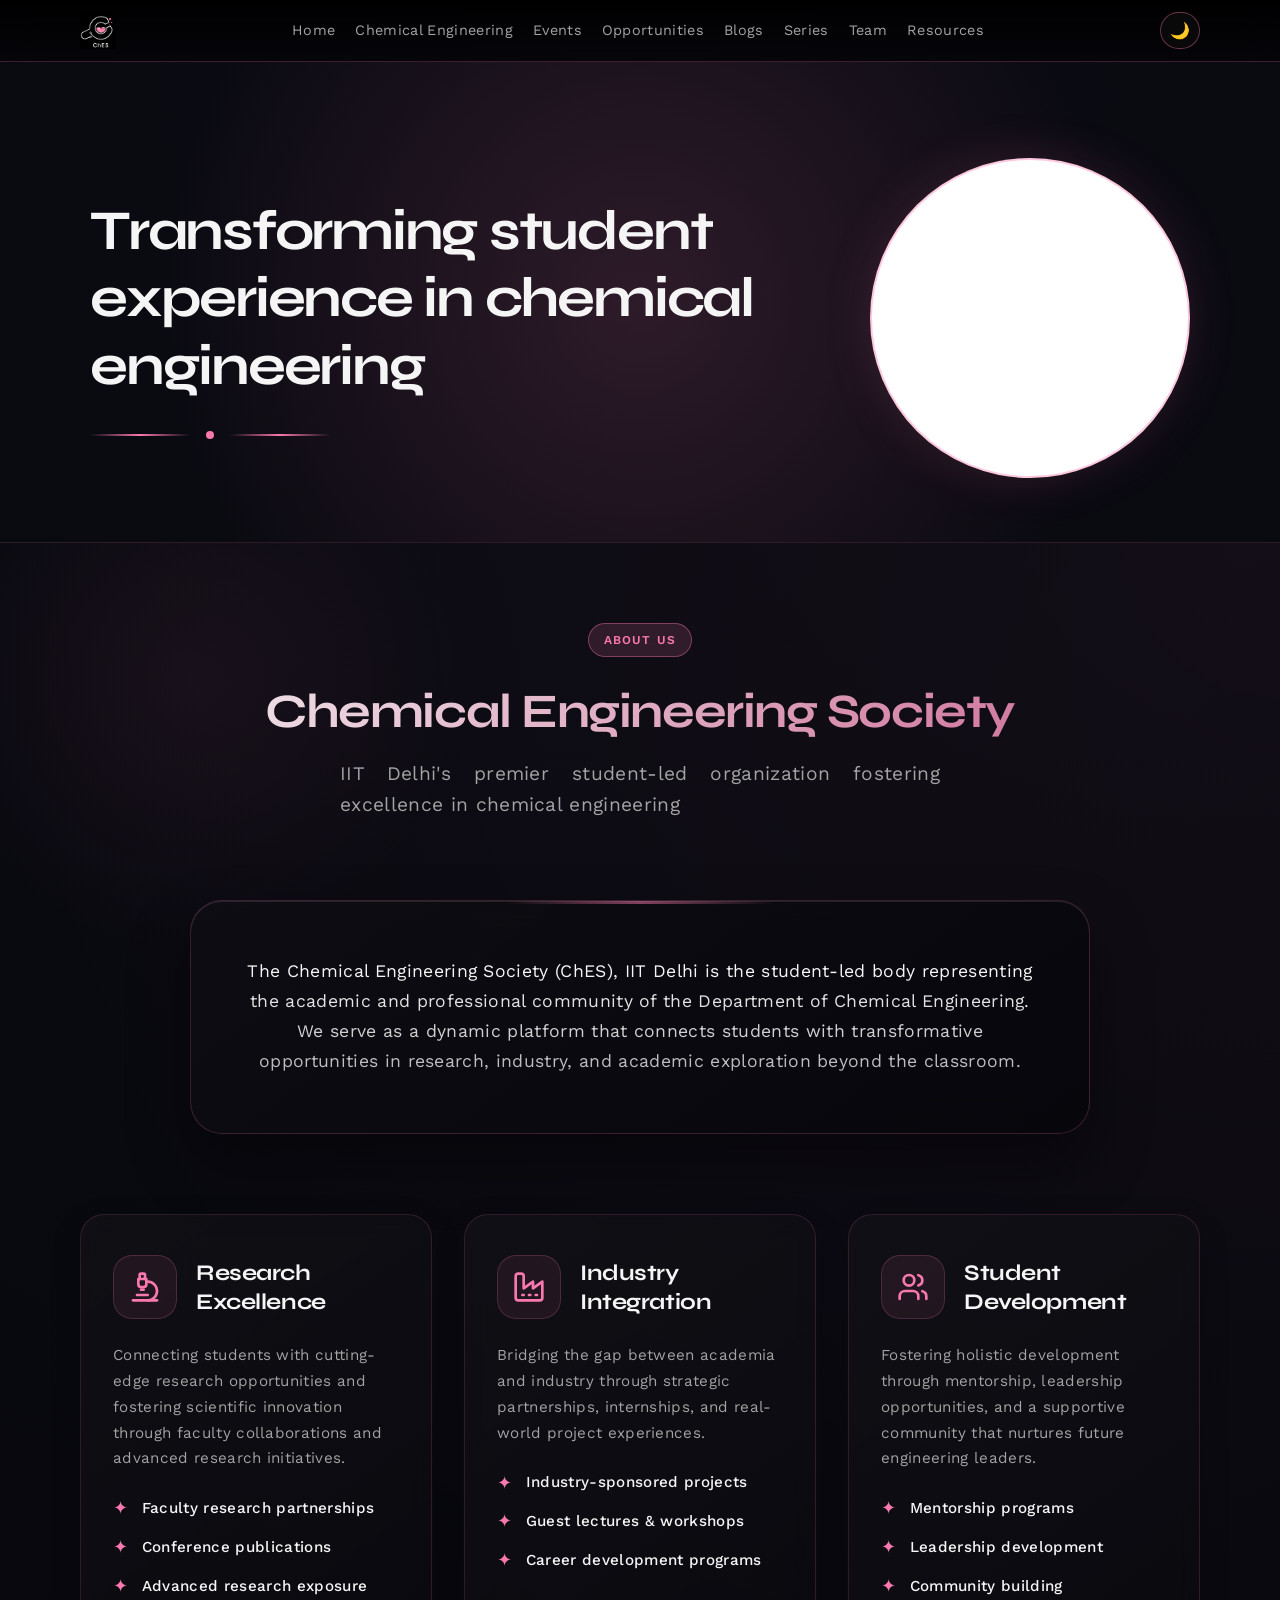
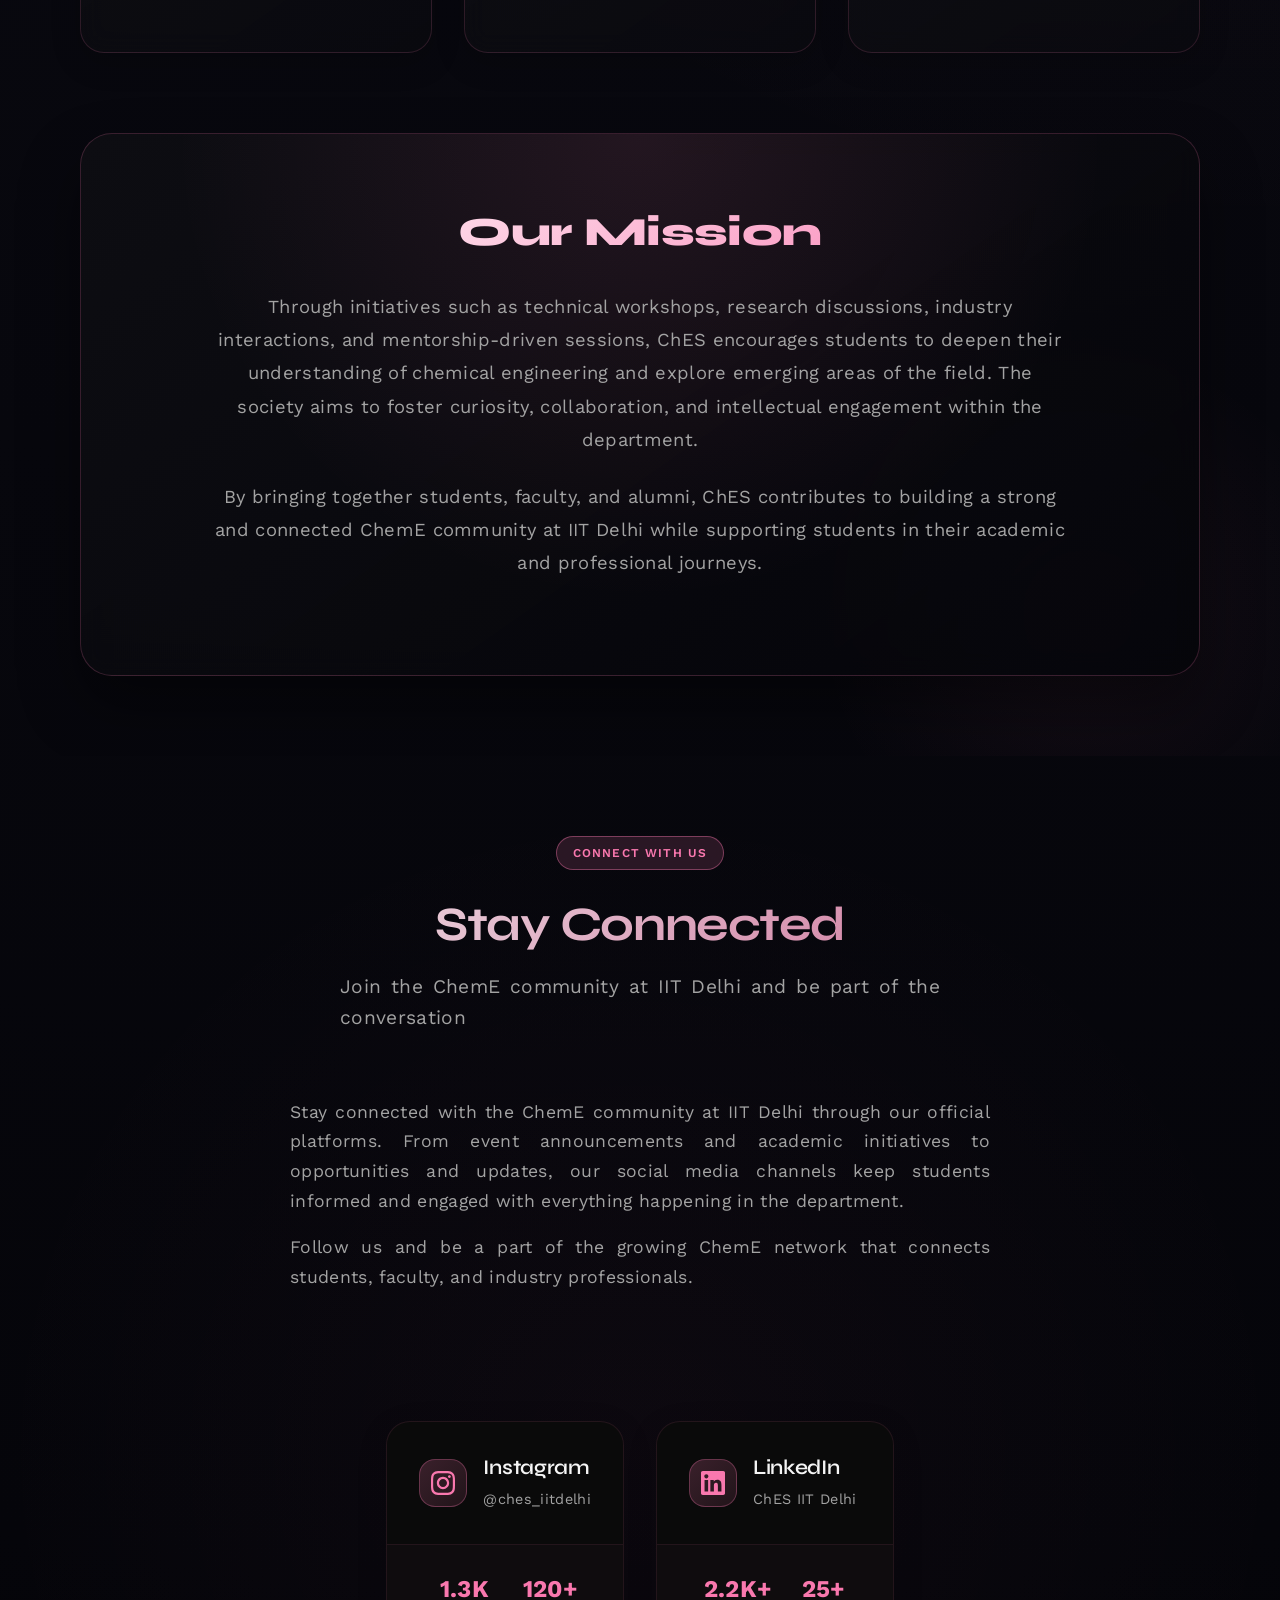
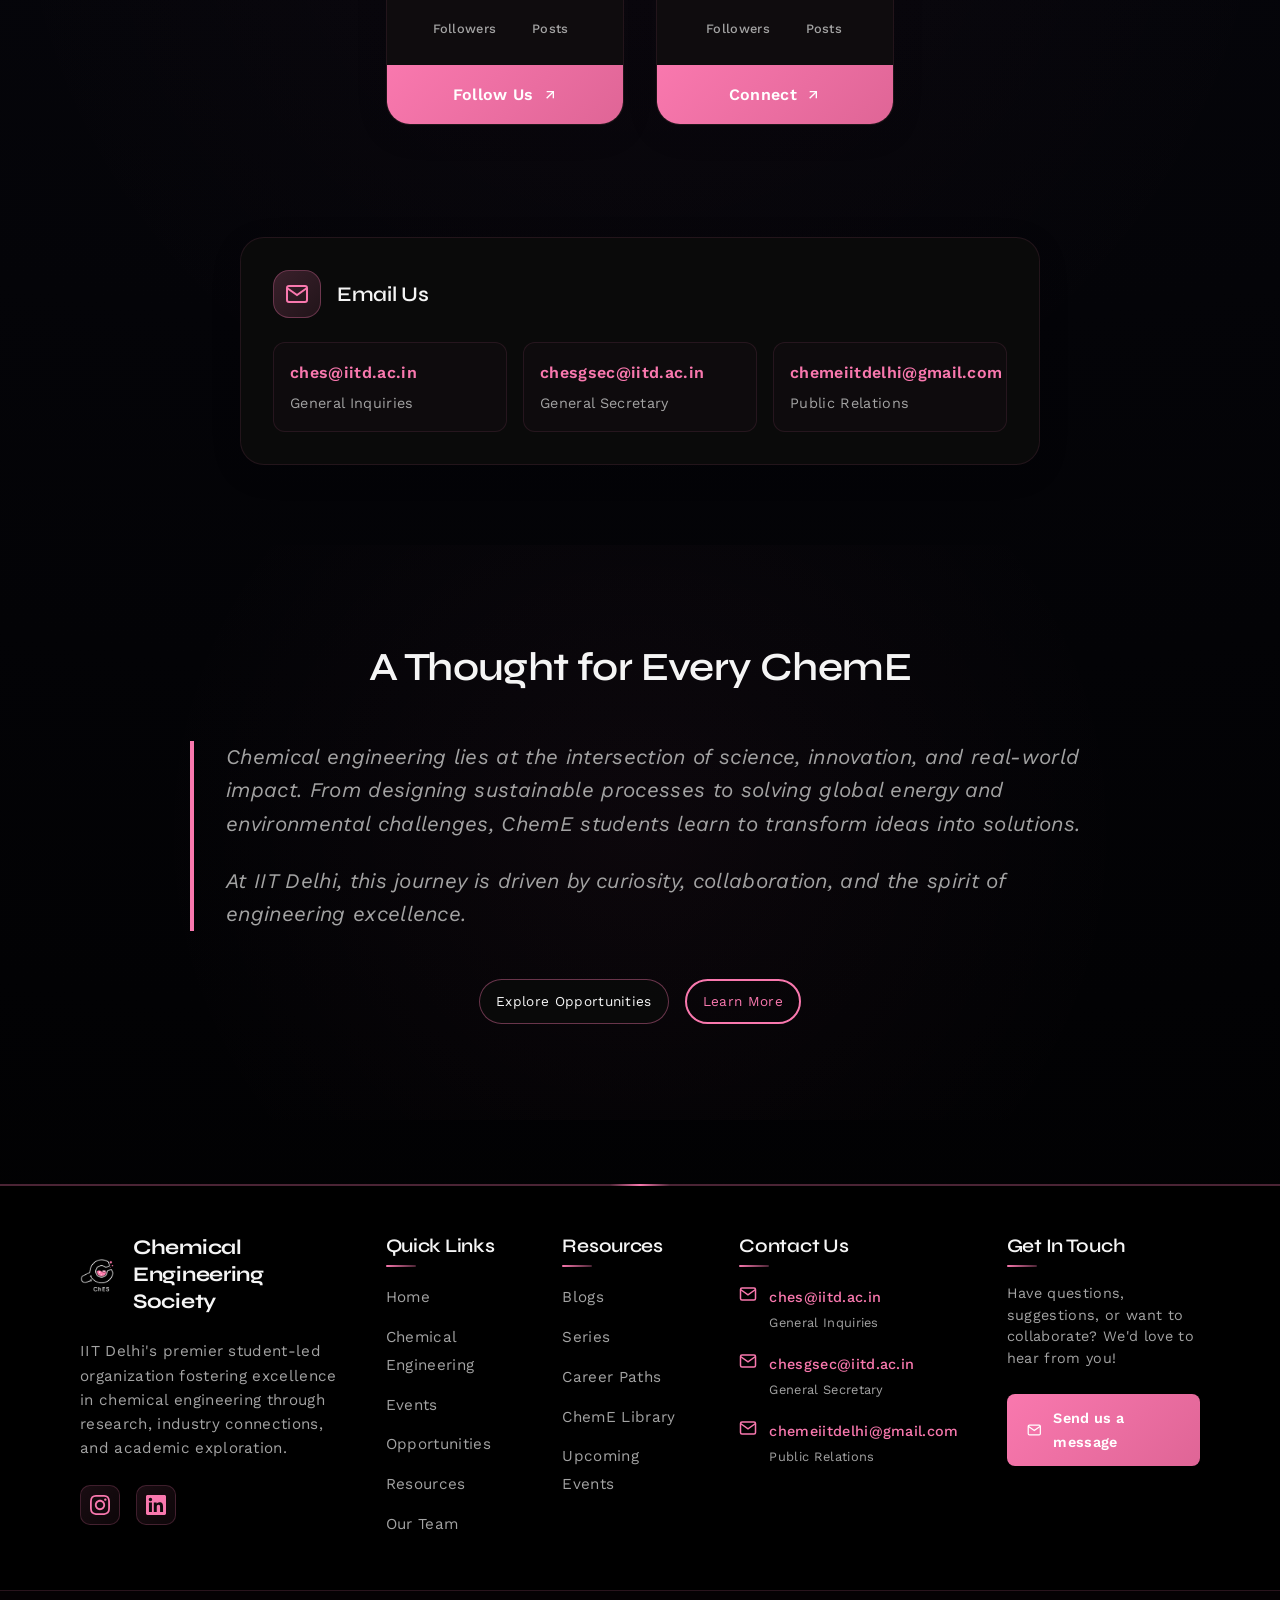
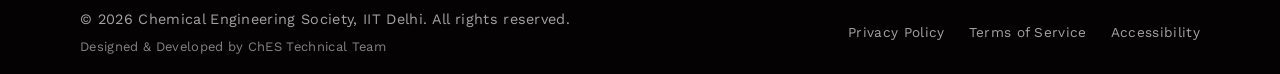
<file: index.html>
<!DOCTYPE html>
<html lang="en">

<head>
  <meta charset="UTF-8" />
  <title>ChES – Landing Page</title>
  <meta name="viewport" content="width=device-width, initial-scale=1" />
  <link rel="stylesheet" href="styles.css" />
</head>

<body class="home-page">
  <!-- Navbar -->
  <header>
    <div class="container nav">
      <div class="nav-left">
        <img src="assets/logo-dark.png" alt="ChES" class="logo-img" width="150" height="50" />
      </div>
      <nav>
        <ul>
          <li><a href="index.html">Home</a></li>
          <li><a href="chemical-engineering.html">Chemical Engineering</a></li>
          <li><a href="events.html">Events</a></li>
          <li><a href="opportunities.html">Opportunities</a></li>
          <li><a href="blogs.html">Blogs</a></li>
          <li><a href="series.html">Series</a></li>
          <li><a href="team.html">Team</a></li>
          <li><a href="resources.html">Resources</a></li>
        </ul>
      </nav>
      <div class="nav-cta">
        <button id="theme-toggle" class="btn theme-toggle-btn">🌙</button>
        <button id="mobile-menu-toggle" class="mobile-menu-toggle" aria-label="Toggle navigation">
          <span></span>
          <span></span>
          <span></span>
        </button>
      </div>
    </div>
  </header>

  <main>
    <!-- Hero/Tagline Section -->
    <section class="hero-section">
      <div class="container">
        <div class="hero-content">
          <div class="hero-text">
            <h1 class="hero-title">Transforming student experience in chemical engineering</h1>
            <div class="hero-decoration">
              <div class="hero-line"></div>
              <div class="hero-dot"></div>
              <div class="hero-line"></div>
            </div>
          </div>
          <div class="hero-video-container">
            <video autoplay muted playsinline class="hero-video">
              <source src="assets/Simple_Logo_Animation_Created.mp4" type="video/mp4">
            </video>
          </div>
        </div>
      </div>
    </section>

    <!-- About ChES Section -->
    <section class="about-section">
      <div class="container">
        <div class="about-header reveal">
          <div class="section-badge">
            <span class="badge-text">About Us</span>
          </div>
          <h2 class="section-title">Chemical Engineering Society</h2>
          <p class="section-subtitle">
            IIT Delhi's premier student-led organization fostering excellence in chemical engineering
          </p>
        </div>

        <div class="about-content">
          <div class="about-intro reveal">
            <p class="about-description">
              The Chemical Engineering Society (ChES), IIT Delhi is the student-led body representing the academic and
              professional community of the Department of Chemical Engineering. We serve as a dynamic platform that
              connects students with transformative opportunities in research, industry, and academic exploration
              beyond the classroom.
            </p>
          </div>
        </div>

        <div class="about-features">
          <div class="feature-card reveal" style="transition-delay: 0.1s;">
            <div class="feature-header">
              <div class="feature-icon">
                <svg xmlns="http://www.w3.org/2000/svg" viewBox="0 0 24 24" fill="none" stroke="currentColor"
                  stroke-width="2" stroke-linecap="round" stroke-linejoin="round">
                  <path d="M6 18h8" />
                  <path d="M3 22h18" />
                  <path d="M14 22a7 7 0 1 0 0-14h-1" />
                  <path d="M9 14h2" />
                  <path d="M9 12a2 2 0 0 1-2-2V6h6v4a2 2 0 0 1-2 2Z" />
                  <path d="M12 6V3a1 1 0 0 0-1-1H9a1 1 0 0 0-1 1v3" />
                </svg>
              </div>
              <h3>Research Excellence</h3>
            </div>
            <p>Connecting students with cutting-edge research opportunities and fostering scientific innovation through
              faculty collaborations and advanced research initiatives.</p>
            <ul class="feature-list">
              <li>Faculty research partnerships</li>
              <li>Conference publications</li>
              <li>Advanced research exposure</li>
            </ul>
          </div>

          <div class="feature-card reveal" style="transition-delay: 0.2s;">
            <div class="feature-header">
              <div class="feature-icon">
                <svg xmlns="http://www.w3.org/2000/svg" viewBox="0 0 24 24" fill="none" stroke="currentColor"
                  stroke-width="2" stroke-linecap="round" stroke-linejoin="round">
                  <path d="M2 20a2 2 0 0 0 2 2h16a2 2 0 0 0 2-2V8l-7 5V8l-7 5V4a2 2 0 0 0-2-2H4a2 2 0 0 0-2 2Z" />
                  <path d="M17 18h1" />
                  <path d="M12 18h1" />
                  <path d="M7 18h1" />
                </svg>
              </div>
              <h3>Industry Integration</h3>
            </div>
            <p>Bridging the gap between academia and industry through strategic partnerships, internships, and
              real-world project experiences.</p>
            <ul class="feature-list">
              <li>Industry-sponsored projects</li>
              <li>Guest lectures & workshops</li>
              <li>Career development programs</li>
            </ul>
          </div>

          <div class="feature-card reveal" style="transition-delay: 0.3s;">
            <div class="feature-header">
              <div class="feature-icon">
                <svg xmlns="http://www.w3.org/2000/svg" viewBox="0 0 24 24" fill="none" stroke="currentColor"
                  stroke-width="2" stroke-linecap="round" stroke-linejoin="round">
                  <path d="M16 21v-2a4 4 0 0 0-4-4H6a4 4 0 0 0-4 4v2" />
                  <circle cx="9" cy="7" r="4" />
                  <path d="M22 21v-2a4 4 0 0 0-3-3.87" />
                  <path d="M16 3.13a4 4 0 0 1 0 7.75" />
                </svg>
              </div>
              <h3>Student Development</h3>
            </div>
            <p>Fostering holistic development through mentorship, leadership opportunities, and a supportive community
              that nurtures future engineering leaders.</p>
            <ul class="feature-list">
              <li>Mentorship programs</li>
              <li>Leadership development</li>
              <li>Community building</li>
            </ul>
          </div>
        </div>

        <div class="about-mission reveal">
          <div class="mission-content">
            <h3>Our Mission</h3>
            <p>
              Through initiatives such as technical workshops, research discussions, industry interactions, and
              mentorship-driven sessions, ChES encourages students to deepen their understanding of chemical engineering
              and explore emerging areas of the field. The society aims to foster curiosity, collaboration, and
              intellectual engagement within the department.
            </p>
            <p>
              By bringing together students, faculty, and alumni, ChES contributes to building a strong and connected
              ChemE community at IIT Delhi while supporting students in their academic and professional journeys.
            </p>
          </div>
        </div>
      </div>
    </section>

    <!-- Contacts & Social Media Section -->
    <section class="contacts-section">
      <div class="container">
        <div class="contacts-header">
          <div class="section-badge">
            <span class="badge-icon"></span>
            <span class="badge-text">Connect With Us</span>
          </div>
          <h2 class="section-title">Stay Connected</h2>
          <p class="section-subtitle">
            Join the ChemE community at IIT Delhi and be part of the conversation
          </p>
        </div>

        <div class="contacts-content">
          <div class="contacts-intro">
            <p class="contacts-description">
              Stay connected with the ChemE community at IIT Delhi through our official platforms. From event
              announcements and academic initiatives to opportunities and updates, our social media channels keep
              students informed and engaged with everything happening in the department.
            </p>
            <p class="contacts-description">
              Follow us and be a part of the growing ChemE network that connects students, faculty, and industry
              professionals.
            </p>
          </div>

          <div class="social-platforms">
            <div class="platform-card instagram-card">
              <div class="platform-header">
                <div class="platform-icon">
                  <svg viewBox="0 0 24 24" fill="currentColor">
                    <path
                      d="M12 2.163c3.204 0 3.584.012 4.85.07 3.252.148 4.771 1.691 4.919 4.919.058 1.265.069 1.645.069 4.849 0 3.205-.012 3.584-.069 4.849-.149 3.225-1.664 4.771-4.919 4.919-1.266.058-1.644.07-4.85.07-3.204 0-3.584-.012-4.849-.07-3.26-.149-4.771-1.699-4.919-4.92-.058-1.265-.07-1.644-.07-4.849 0-3.204.013-3.583.07-4.849.149-3.227 1.664-4.771 4.919-4.919 1.266-.057 1.645-.069 4.849-.069zm0-2.163c-3.259 0-3.667.014-4.947.072-4.358.2-6.78 2.618-6.98 6.98-.059 1.281-.073 1.689-.073 4.948 0 3.259.014 3.668.072 4.948.2 4.358 2.618 6.78 6.98 6.98 1.281.058 1.689.072 4.948.072 3.259 0 3.668-.014 4.948-.072 4.354-.2 6.782-2.618 6.979-6.98.059-1.28.073-1.689.073-4.948 0-3.259-.014-3.667-.072-4.947-.196-4.354-2.617-6.78-6.979-6.98-1.281-.059-1.69-.073-4.949-.073zm0 5.838c-3.403 0-6.162 2.759-6.162 6.162s2.759 6.163 6.162 6.163 6.162-2.759 6.162-6.163c0-3.403-2.759-6.162-6.162-6.162zm0 10.162c-2.209 0-4-1.79-4-4 0-2.209 1.791-4 4-4s4 1.791 4 4c0 2.21-1.791 4-4 4zm6.406-11.845c-.796 0-1.441.645-1.441 1.44s.645 1.44 1.441 1.44c.795 0 1.439-.645 1.439-1.44s-.644-1.44-1.439-1.44z" />
                  </svg>
                </div>
                <div class="platform-info">
                  <h3>Instagram</h3>
                  <span>@ches_iitdelhi</span>
                </div>
              </div>
              <div class="platform-stats">
                <div class="stat">
                  <span class="stat-number">1.3K</span>
                  <span class="stat-label">Followers</span>
                </div>
                <div class="stat">
                  <span class="stat-number">120+</span>
                  <span class="stat-label">Posts</span>
                </div>
              </div>
              <a href="https://www.instagram.com/ches_iitdelhi/" class="platform-link" target="_blank"
                rel="noopener noreferrer">
                <span>Follow Us</span>
                <svg viewBox="0 0 24 24" fill="none" stroke="currentColor" stroke-width="2">
                  <path d="M7 17L17 7"></path>
                  <path d="M7 7h10v10"></path>
                </svg>
              </a>
            </div>

            <div class="platform-card linkedin-card">
              <div class="platform-header">
                <div class="platform-icon">
                  <svg viewBox="0 0 24 24" fill="currentColor">
                    <path
                      d="M20.447 20.452h-3.554v-5.569c0-1.328-.027-3.037-1.852-3.037-1.853 0-2.136 1.445-2.136 2.939v5.667H9.351V9h3.414v1.561h.046c.477-.9 1.637-1.85 3.37-1.85 3.601 0 4.267 2.37 4.267 5.455v6.286zM5.337 7.433c-1.144 0-2.063-.926-2.063-2.065 0-1.138.92-2.063 2.063-2.063 1.14 0 2.064.925 2.064 2.063 0 1.139-.925 2.065-2.064 2.065zm1.782 13.019H3.555V9h3.564v11.452zM22.225 0H1.771C.792 0 0 .774 0 1.729v20.542C0 23.227.792 24 1.771 24h20.451C23.2 24 24 23.227 24 22.271V1.729C24 .774 23.2 0 22.222 0h.003z" />
                  </svg>
                </div>
                <div class="platform-info">
                  <h3>LinkedIn</h3>
                  <span>ChES IIT Delhi</span>
                </div>
              </div>
              <div class="platform-stats">
                <div class="stat">
                  <span class="stat-number">2.2K+</span>
                  <span class="stat-label">Followers</span>
                </div>
                <div class="stat">
                  <span class="stat-number">25+</span>
                  <span class="stat-label">Posts</span>
                </div>
              </div>
              <a href="https://www.linkedin.com/company/chesiitd/posts/?feedView=all" class="platform-link"
                target="_blank" rel="noopener noreferrer">
                <span>Connect</span>
                <svg viewBox="0 0 24 24" fill="none" stroke="currentColor" stroke-width="2">
                  <path d="M7 17L17 7"></path>
                  <path d="M7 7h10v10"></path>
                </svg>
              </a>
            </div>
          </div>

          <div class="contact-methods">
            <div class="contact-card">
              <div class="contact-header">
                <div class="contact-icon">
                  <svg viewBox="0 0 24 24" fill="none" stroke="currentColor" stroke-width="2">
                    <path d="M4 4h16c1.1 0 2 .9 2 2v12c0 1.1-.9 2-2 2H4c-1.1 0-2-.9-2-2V6c0-1.1.9-2 2-2z"></path>
                    <polyline points="22,6 12,13 2,6"></polyline>
                  </svg>
                </div>
                <h3>Email Us</h3>
              </div>
              <div class="contact-details">
                <a href="mailto:ches@iitd.ac.in" class="contact-email">
                  <span class="email-address">ches@iitd.ac.in</span>
                  <span class="email-label">General Inquiries</span>
                </a>
                <a href="mailto:chesgsec@iitd.ac.in" class="contact-email">
                  <span class="email-address">chesgsec@iitd.ac.in</span>
                  <span class="email-label">General Secretary</span>
                </a>
                <a href="mailto:chemeiitdelhi@gmail.com" class="contact-email">
                  <span class="email-address">chemeiitdelhi@gmail.com</span>
                  <span class="email-label">Public Relations</span>
                </a>
              </div>
            </div>
          </div>
        </div>
      </div>
    </section>

    <!-- A Thought for Every ChemE Section -->
    <section class="thought-section">
      <div class="container">
        <div class="thought-content">
          <div class="thought-header">
            <h2 class="thought-title">A Thought for Every ChemE</h2>
          </div>

          <div class="thought-quote">
            <blockquote>
              <p class="thought-text">
                Chemical engineering lies at the intersection of science, innovation, and real-world impact. From
                designing sustainable processes to solving global energy and environmental challenges, ChemE students
                learn to transform ideas into solutions.
              </p>
              <p class="thought-text">
                At IIT Delhi, this journey is driven by curiosity, collaboration, and the spirit of engineering
                excellence.
              </p>
            </blockquote>
          </div>

          <div class="thought-cta">
            <a href="opportunities.html" class="btn btn-primary">Explore Opportunities</a>
            <a href="chemical-engineering.html" class="btn btn-secondary">Learn More</a>
          </div>
        </div>
      </div>
  </main>

  <footer>
    <div class="footer-main">
      <div class="container">
        <div class="footer-content">
          <!-- Company Info -->
          <div class="footer-section">
            <div class="footer-logo">
              <div class="footer-logo-container">
                <img src="assets/logo-dark.png" alt="ChES IIT Delhi" class="footer-logo-img logo-dark" width="150" height="50" />
                <img src="assets/logo-light.jpeg" alt="ChES IIT Delhi" class="footer-logo-img logo-light" width="150" height="50" />
              </div>
              <h3>Chemical Engineering Society</h3>
            </div>
            <p class="footer-description">
              IIT Delhi's premier student-led organization fostering excellence in chemical engineering through
              research, industry connections, and academic exploration.
            </p>
            <div class="footer-social">
              <a href="https://www.instagram.com/ches_iitdelhi/" target="_blank" rel="noopener noreferrer"
                class="social-link instagram">
                <svg viewBox="0 0 24 24" fill="currentColor">
                  <path
                    d="M12 2.163c3.204 0 3.584.012 4.85.07 3.252.148 4.771 1.691 4.919 4.919.058 1.265.069 1.645.069 4.849 0 3.205-.012 3.584-.069 4.849-.149 3.225-1.664 4.771-4.919 4.919-1.266.058-1.644.07-4.85.07-3.204 0-3.584-.012-4.849-.07-3.26-.149-4.771-1.699-4.919-4.92-.058-1.265-.07-1.644-.07-4.849 0-3.204.013-3.583.07-4.849.149-3.227 1.664-4.771 4.919-4.919 1.266-.057 1.645-.069 4.849-.069zm0-2.163c-3.259 0-3.667.014-4.947.072-4.358.2-6.78 2.618-6.98 6.98-.059 1.281-.073 1.689-.073 4.948 0 3.259.014 3.668.072 4.948.2 4.358 2.618 6.78 6.98 6.98 1.281.058 1.689.072 4.948.072 3.259 0 3.668-.014 4.948-.072 4.354-.2 6.782-2.618 6.979-6.98.059-1.28.073-1.689.073-4.948 0-3.259-.014-3.667-.072-4.947-.196-4.354-2.617-6.78-6.979-6.98-1.281-.059-1.69-.073-4.949-.073zm0 5.838c-3.403 0-6.162 2.759-6.162 6.162s2.759 6.163 6.162 6.163 6.162-2.759 6.162-6.163c0-3.403-2.759-6.162-6.162-6.162zm0 10.162c-2.209 0-4-1.79-4-4 0-2.209 1.791-4 4-4s4 1.791 4 4c0 2.21-1.791 4-4 4zm6.406-11.845c-.796 0-1.441.645-1.441 1.44s.645 1.44 1.441 1.44c.795 0 1.439-.645 1.439-1.44s-.644-1.44-1.439-1.44z" />
                </svg>
              </a>
              <a href="https://www.linkedin.com/company/chesiitd/posts/?feedView=all" target="_blank"
                rel="noopener noreferrer" class="social-link linkedin">
                <svg viewBox="0 0 24 24" fill="currentColor">
                  <path
                    d="M20.447 20.452h-3.554v-5.569c0-1.328-.027-3.037-1.852-3.037-1.853 0-2.136 1.445-2.136 2.939v5.667H9.351V9h3.414v1.561h.046c.477-.9 1.637-1.85 3.37-1.85 3.601 0 4.267 2.37 4.267 5.455v6.286zM5.337 7.433c-1.144 0-2.063-.926-2.063-2.065 0-1.138.92-2.063 2.063-2.063 1.14 0 2.064.925 2.064 2.063 0 1.139-.925 2.065-2.064 2.065zm1.782 13.019H3.555V9h3.564v11.452zM22.225 0H1.771C.792 0 0 .774 0 1.729v20.542C0 23.227.792 24 1.771 24h20.451C23.2 24 24 23.227 24 22.271V1.729C24 .774 23.2 0 22.222 0h.003z" />
                </svg>
              </a>
            </div>
          </div>

          <!-- Quick Links -->
          <div class="footer-section">
            <h4 class="footer-title">Quick Links</h4>
            <ul class="footer-links">
              <li><a href="index.html">Home</a></li>
              <li><a href="chemical-engineering.html">Chemical Engineering</a></li>
              <li><a href="events.html">Events</a></li>
              <li><a href="opportunities.html">Opportunities</a></li>
              <li><a href="resources.html">Resources</a></li>
              <li><a href="team.html">Our Team</a></li>
            </ul>
          </div>

          <!-- Resources -->
          <div class="footer-section">
            <h4 class="footer-title">Resources</h4>
            <ul class="footer-links">
              <li><a href="blogs.html">Blogs</a></li>
              <li><a href="series.html">Series</a></li>
              <li><a href="resources.html#career-paths">Career Paths</a></li>
              <li><a href="resources.html#library">ChemE Library</a></li>
              <li><a href="events.html">Upcoming Events</a></li>
            </ul>
          </div>

          <!-- Contact Info -->
          <div class="footer-section">
            <h4 class="footer-title">Contact Us</h4>
            <div class="footer-contact">
              <div class="contact-item">
                <svg viewBox="0 0 24 24" fill="none" stroke="currentColor" stroke-width="2">
                  <path d="M4 4h16c1.1 0 2 .9 2 2v12c0 1.1-.9 2-2 2H4c-1.1 0-2-.9-2-2V6c0-1.1.9-2 2-2z"></path>
                  <polyline points="22,6 12,13 2,6"></polyline>
                </svg>
                <div>
                  <a href="mailto:ches@iitd.ac.in">ches@iitd.ac.in</a>
                  <span class="contact-label">General Inquiries</span>
                </div>
              </div>
              <div class="contact-item">
                <svg viewBox="0 0 24 24" fill="none" stroke="currentColor" stroke-width="2">
                  <path d="M4 4h16c1.1 0 2 .9 2 2v12c0 1.1-.9 2-2 2H4c-1.1 0-2-.9-2-2V6c0-1.1.9-2 2-2z"></path>
                  <polyline points="22,6 12,13 2,6"></polyline>
                </svg>
                <div>
                  <a href="mailto:chesgsec@iitd.ac.in">chesgsec@iitd.ac.in</a>
                  <span class="contact-label">General Secretary</span>
                </div>
              </div>
              <div class="contact-item">
                <svg viewBox="0 0 24 24" fill="none" stroke="currentColor" stroke-width="2">
                  <path d="M4 4h16c1.1 0 2 .9 2 2v12c0 1.1-.9 2-2 2H4c-1.1 0-2-.9-2-2V6c0-1.1.9-2 2-2z"></path>
                  <polyline points="22,6 12,13 2,6"></polyline>
                </svg>
                <div>
                  <a href="mailto:chemeiitdelhi@gmail.com">chemeiitdelhi@gmail.com</a>
                  <span class="contact-label">Public Relations</span>
                </div>
              </div>
            </div>
          </div>

          <!-- Contact Message -->
          <div class="footer-section">
            <h4 class="footer-title">Get In Touch</h4>
            <p class="contact-message">
              Have questions, suggestions, or want to collaborate? We'd love to hear from you!
            </p>
            <a href="mailto:ches@iitd.ac.in" class="contact-mail-btn">
              <svg viewBox="0 0 24 24" fill="none" stroke="currentColor" stroke-width="2">
                <path d="M4 4h16c1.1 0 2 .9 2 2v12c0 1.1-.9 2-2 2H4c-1.1 0-2-.9-2-2V6c0-1.1.9-2 2-2z"></path>
                <polyline points="22,6 12,13 2,6"></polyline>
              </svg>
              <span>Send us a message</span>
            </a>
          </div>
        </div>
      </div>
    </div>

    <!-- Footer Bottom -->
<div class="footer-bottom">
  <div class="container">
    <div class="footer-bottom-content">
      <div class="footer-copyright">
        <p>© 2026 Chemical Engineering Society, IIT Delhi. All rights reserved.</p>
        <p class="developer-credit" style="font-size: 0.9em; margin-top: 5px; opacity: 0.8;">
          Designed & Developed by ChES Technical Team
        </p>
      </div>
      <div class="footer-bottom-links">
        <a href="privacy-policy.html">Privacy Policy</a>
        <a href="terms-of-service.html">Terms of Service</a>
        <a href="accessibility.html">Accessibility</a>
      </div>
    </div>
  </div>
</div>
</footer>
<script src="script.js"></script>
</body>

</html>
</file>
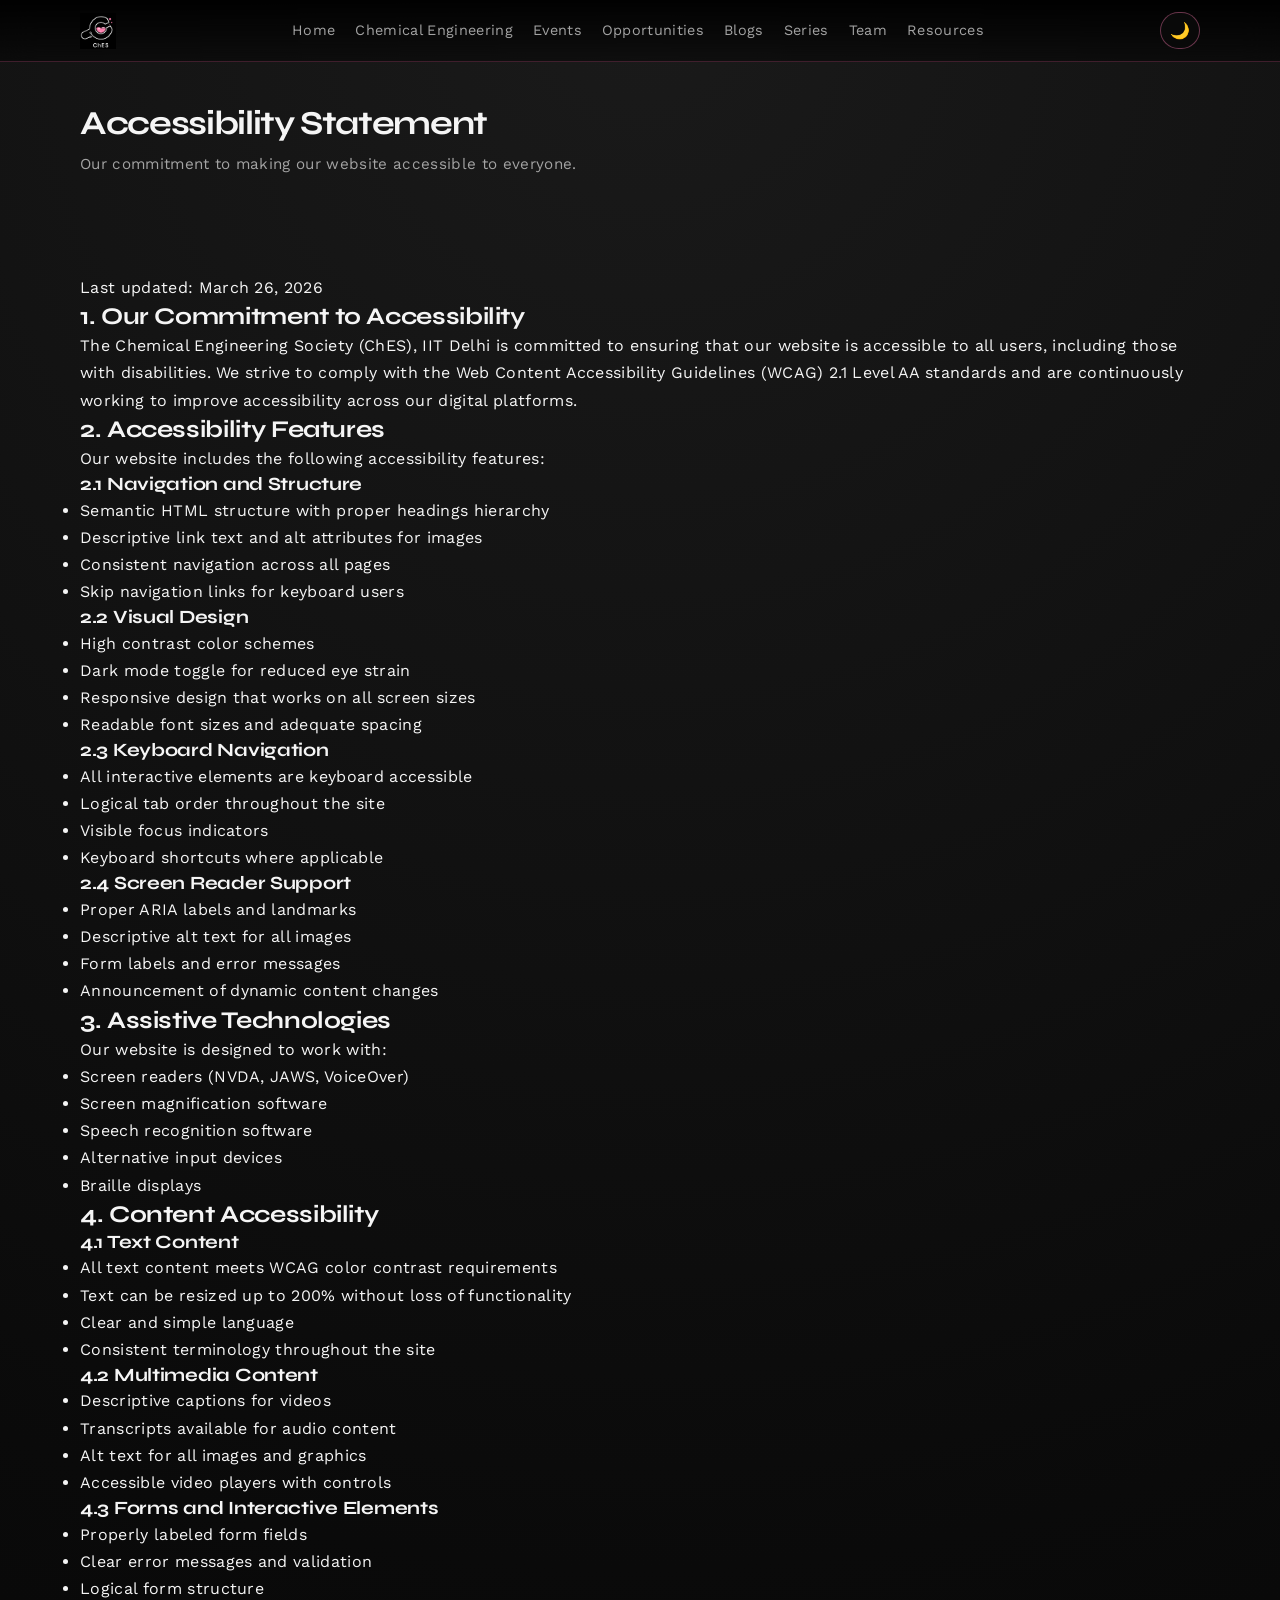
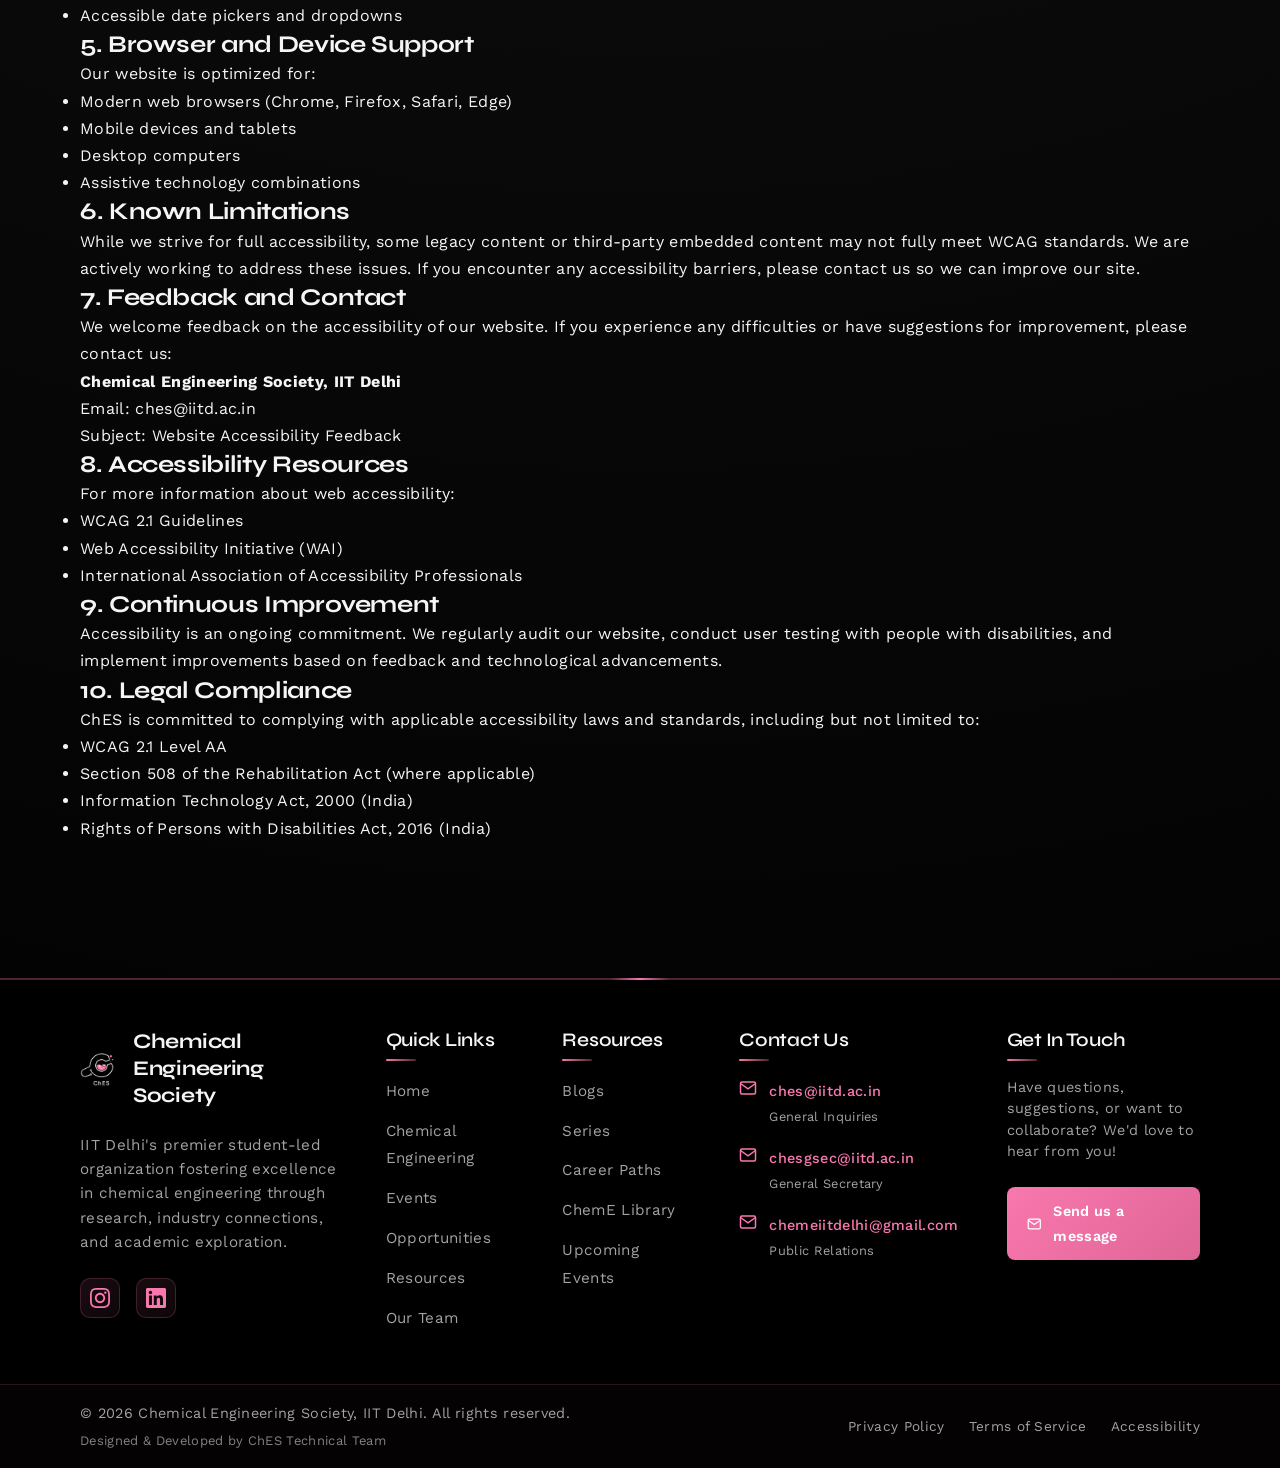
<file: accessibility.html>
<!DOCTYPE html>
<html lang="en">

<head>
  <meta charset="UTF-8" />
  <title>ChES – Accessibility Statement</title>
  <meta name="viewport" content="width=device-width, initial-scale=1" />
  <link rel="stylesheet" href="styles.css" />
</head>

<body class="accessibility-page">
  <!-- Navbar -->
  <header>
    <div class="container nav">
      <div class="nav-left">
        <img src="assets/logo-dark.png" alt="ChES" class="logo-img" width="150" height="50" />
      </div>
      <nav>
        <ul>
          <li><a href="index.html">Home</a></li>
          <li><a href="chemical-engineering.html">Chemical Engineering</a></li>
          <li><a href="events.html">Events</a></li>
          <li><a href="opportunities.html">Opportunities</a></li>
          <li><a href="blogs.html">Blogs</a></li>
          <li><a href="series.html">Series</a></li>
          <li><a href="team.html">Team</a></li>
          <li><a href="resources.html">Resources</a></li>
        </ul>
      </nav>
      <div class="nav-cta">
        <button id="theme-toggle" class="btn theme-toggle-btn">🌙</button>
        <button id="mobile-menu-toggle" class="mobile-menu-toggle" aria-label="Toggle navigation">
          <span></span>
          <span></span>
          <span></span>
        </button>
      </div>
    </div>
  </header>

  <main>
    <section class="page-header">
      <div class="container">
        <h1 class="page-title">Accessibility Statement</h1>
        <p class="page-subtitle">
          Our commitment to making our website accessible to everyone.
        </p>
      </div>
    </section>

    <section class="content-section">
      <div class="container">
        <div class="content-wrapper">
          <div class="last-updated">
            <p>Last updated: March 26, 2026</p>
          </div>

          <div class="policy-content">
            <h2>1. Our Commitment to Accessibility</h2>
            <p>
              The Chemical Engineering Society (ChES), IIT Delhi is committed to ensuring that our website is accessible
              to all users, including those with disabilities. We strive to comply with the Web Content Accessibility
              Guidelines (WCAG) 2.1 Level AA standards and are continuously working to improve accessibility across our digital platforms.
            </p>

            <h2>2. Accessibility Features</h2>
            <p>Our website includes the following accessibility features:</p>

            <h3>2.1 Navigation and Structure</h3>
            <ul>
              <li>Semantic HTML structure with proper headings hierarchy</li>
              <li>Descriptive link text and alt attributes for images</li>
              <li>Consistent navigation across all pages</li>
              <li>Skip navigation links for keyboard users</li>
            </ul>

            <h3>2.2 Visual Design</h3>
            <ul>
              <li>High contrast color schemes</li>
              <li>Dark mode toggle for reduced eye strain</li>
              <li>Responsive design that works on all screen sizes</li>
              <li>Readable font sizes and adequate spacing</li>
            </ul>

            <h3>2.3 Keyboard Navigation</h3>
            <ul>
              <li>All interactive elements are keyboard accessible</li>
              <li>Logical tab order throughout the site</li>
              <li>Visible focus indicators</li>
              <li>Keyboard shortcuts where applicable</li>
            </ul>

            <h3>2.4 Screen Reader Support</h3>
            <ul>
              <li>Proper ARIA labels and landmarks</li>
              <li>Descriptive alt text for all images</li>
              <li>Form labels and error messages</li>
              <li>Announcement of dynamic content changes</li>
            </ul>

            <h2>3. Assistive Technologies</h2>
            <p>Our website is designed to work with:</p>
            <ul>
              <li>Screen readers (NVDA, JAWS, VoiceOver)</li>
              <li>Screen magnification software</li>
              <li>Speech recognition software</li>
              <li>Alternative input devices</li>
              <li>Braille displays</li>
            </ul>

            <h2>4. Content Accessibility</h2>
            <h3>4.1 Text Content</h3>
            <ul>
              <li>All text content meets WCAG color contrast requirements</li>
              <li>Text can be resized up to 200% without loss of functionality</li>
              <li>Clear and simple language</li>
              <li>Consistent terminology throughout the site</li>
            </ul>

            <h3>4.2 Multimedia Content</h3>
            <ul>
              <li>Descriptive captions for videos</li>
              <li>Transcripts available for audio content</li>
              <li>Alt text for all images and graphics</li>
              <li>Accessible video players with controls</li>
            </ul>

            <h3>4.3 Forms and Interactive Elements</h3>
            <ul>
              <li>Properly labeled form fields</li>
              <li>Clear error messages and validation</li>
              <li>Logical form structure</li>
              <li>Accessible date pickers and dropdowns</li>
            </ul>

            <h2>5. Browser and Device Support</h2>
            <p>Our website is optimized for:</p>
            <ul>
              <li>Modern web browsers (Chrome, Firefox, Safari, Edge)</li>
              <li>Mobile devices and tablets</li>
              <li>Desktop computers</li>
              <li>Assistive technology combinations</li>
            </ul>

            <h2>6. Known Limitations</h2>
            <p>
              While we strive for full accessibility, some legacy content or third-party embedded content may not
              fully meet WCAG standards. We are actively working to address these issues. If you encounter any
              accessibility barriers, please contact us so we can improve our site.
            </p>

            <h2>7. Feedback and Contact</h2>
            <p>
              We welcome feedback on the accessibility of our website. If you experience any difficulties or have
              suggestions for improvement, please contact us:
            </p>
            <div class="contact-info">
              <p><strong>Chemical Engineering Society, IIT Delhi</strong></p>
              <p>Email: ches@iitd.ac.in</p>
              <p>Subject: Website Accessibility Feedback</p>
            </div>

            <h2>8. Accessibility Resources</h2>
            <p>For more information about web accessibility:</p>
            <ul>
              <li><a href="https://www.w3.org/WAI/WCAG21/quickref/" target="_blank" rel="noopener noreferrer">WCAG 2.1 Guidelines</a></li>
              <li><a href="https://www.w3.org/WAI/" target="_blank" rel="noopener noreferrer">Web Accessibility Initiative (WAI)</a></li>
              <li><a href="https://www.accessibilityassociation.org/" target="_blank" rel="noopener noreferrer">International Association of Accessibility Professionals</a></li>
            </ul>

            <h2>9. Continuous Improvement</h2>
            <p>
              Accessibility is an ongoing commitment. We regularly audit our website, conduct user testing with people
              with disabilities, and implement improvements based on feedback and technological advancements.
            </p>

            <h2>10. Legal Compliance</h2>
            <p>
              ChES is committed to complying with applicable accessibility laws and standards, including but not limited to:
            </p>
            <ul>
              <li>WCAG 2.1 Level AA</li>
              <li>Section 508 of the Rehabilitation Act (where applicable)</li>
              <li>Information Technology Act, 2000 (India)</li>
              <li>Rights of Persons with Disabilities Act, 2016 (India)</li>
            </ul>
          </div>
        </div>
      </div>
    </section>
  </main>

  <footer>
    <div class="footer-main">
      <div class="container">
        <div class="footer-content">
          <!-- Company Info -->
          <div class="footer-section">
            <div class="footer-logo">
              <div class="footer-logo-container">
                <img src="assets/logo-dark.png" alt="ChES IIT Delhi" class="footer-logo-img logo-dark" width="150" height="50" />
                <img src="assets/logo-light.jpeg" alt="ChES IIT Delhi" class="footer-logo-img logo-light" width="150" height="50" />
              </div>
              <h3>Chemical Engineering Society</h3>
            </div>
            <p class="footer-description">
              IIT Delhi's premier student-led organization fostering excellence in chemical engineering through
              research, industry connections, and academic exploration.
            </p>
            <div class="footer-social">
              <a href="https://www.instagram.com/ches_iitdelhi/" target="_blank" rel="noopener noreferrer"
                class="social-link instagram">
                <svg viewBox="0 0 24 24" fill="currentColor">
                  <path
                    d="M12 2.163c3.204 0 3.584.012 4.85.07 3.252.148 4.771 1.691 4.919 4.919.058 1.265.069 1.645.069 4.849 0 3.205-.012 3.584-.069 4.849-.149 3.225-1.664 4.771-4.919 4.919-1.266.058-1.644.07-4.85.07-3.204 0-3.584-.012-4.849-.07-3.26-.149-4.771-1.699-4.919-4.92-.058-1.265-.07-1.644-.07-4.849 0-3.204.013-3.583.07-4.849.149-3.227 1.664-4.771 4.919-4.919 1.266-.057 1.645-.069 4.849-.069zm0-2.163c-3.259 0-3.667.014-4.947.072-4.358.2-6.78 2.618-6.98 6.98-.059 1.281-.073 1.689-.073 4.948 0 3.259.014 3.668.072 4.948.2 4.358 2.618 6.78 6.98 6.98 1.281.058 1.689.072 4.948.072 3.259 0 3.668-.014 4.948-.072 4.354-.2 6.782-2.618 6.979-6.98.059-1.28.073-1.689.073-4.948 0-3.259-.014-3.667-.072-4.947-.196-4.354-2.617-6.78-6.979-6.98-1.281-.059-1.69-.073-4.949-.073zm0 5.838c-3.403 0-6.162 2.759-6.162 6.162s2.759 6.163 6.162 6.163 6.162-2.759 6.162-6.163c0-3.403-2.759-6.162-6.162-6.162zm0 10.162c-2.209 0-4-1.79-4-4 0-2.209 1.791-4 4-4s4 1.791 4 4c0 2.21-1.791 4-4 4zm6.406-11.845c-.796 0-1.441.645-1.441 1.44s.645 1.44 1.441 1.44c.795 0 1.439-.645 1.439-1.44s-.644-1.44-1.439-1.44z" />
                </svg>
              </a>
              <a href="https://www.linkedin.com/company/chesiitd/posts/?feedView=all" target="_blank"
                rel="noopener noreferrer" class="social-link linkedin">
                <svg viewBox="0 0 24 24" fill="currentColor">
                  <path
                    d="M20.447 20.452h-3.554v-5.569c0-1.328-.027-3.037-1.852-3.037-1.853 0-2.136 1.445-2.136 2.939v5.667H9.351V9h3.414v1.561h.046c.477-.9 1.637-1.85 3.37-1.85 3.601 0 4.267 2.37 4.267 5.455v6.286zM5.337 7.433c-1.144 0-2.063-.926-2.063-2.065 0-1.138.92-2.063 2.063-2.063 1.14 0 2.064.925 2.064 2.063 0 1.139-.925 2.065-2.064 2.065zm1.782 13.019H3.555V9h3.564v11.452zM22.225 0H1.771C.792 0 0 .774 0 1.729v20.542C0 23.227.792 24 1.771 24h20.451C23.2 24 24 23.227 24 22.271V1.729C24 .774 23.2 0 22.222 0h.003z" />
                </svg>
              </a>
            </div>
          </div>

          <!-- Quick Links -->
          <div class="footer-section">
            <h4 class="footer-title">Quick Links</h4>
            <ul class="footer-links">
              <li><a href="index.html">Home</a></li>
              <li><a href="chemical-engineering.html">Chemical Engineering</a></li>
              <li><a href="events.html">Events</a></li>
              <li><a href="opportunities.html">Opportunities</a></li>
              <li><a href="resources.html">Resources</a></li>
              <li><a href="team.html">Our Team</a></li>
            </ul>
          </div>

          <!-- Resources -->
          <div class="footer-section">
            <h4 class="footer-title">Resources</h4>
            <ul class="footer-links">
              <li><a href="blogs.html">Blogs</a></li>
              <li><a href="series.html">Series</a></li>
              <li><a href="resources.html#career-paths">Career Paths</a></li>
              <li><a href="resources.html#library">ChemE Library</a></li>
              <li><a href="events.html">Upcoming Events</a></li>
            </ul>
          </div>

          <!-- Contact Info -->
          <div class="footer-section">
            <h4 class="footer-title">Contact Us</h4>
            <div class="footer-contact">
              <div class="contact-item">
                <svg viewBox="0 0 24 24" fill="none" stroke="currentColor" stroke-width="2">
                  <path d="M4 4h16c1.1 0 2 .9 2 2v12c0 1.1-.9 2-2 2H4c-1.1 0-2-.9-2-2V6c0-1.1.9-2 2-2z"></path>
                  <polyline points="22,6 12,13 2,6"></polyline>
                </svg>
                <div>
                  <a href="mailto:ches@iitd.ac.in">ches@iitd.ac.in</a>
                  <span class="contact-label">General Inquiries</span>
                </div>
              </div>
              <div class="contact-item">
                <svg viewBox="0 0 24 24" fill="none" stroke="currentColor" stroke-width="2">
                  <path d="M4 4h16c1.1 0 2 .9 2 2v12c0 1.1-.9 2-2 2H4c-1.1 0-2-.9-2-2V6c0-1.1.9-2 2-2z"></path>
                  <polyline points="22,6 12,13 2,6"></polyline>
                </svg>
                <div>
                  <a href="mailto:chesgsec@iitd.ac.in">chesgsec@iitd.ac.in</a>
                  <span class="contact-label">General Secretary</span>
                </div>
              </div>
              <div class="contact-item">
                <svg viewBox="0 0 24 24" fill="none" stroke="currentColor" stroke-width="2">
                  <path d="M4 4h16c1.1 0 2 .9 2 2v12c0 1.1-.9 2-2 2H4c-1.1 0-2-.9-2-2V6c0-1.1.9-2 2-2z"></path>
                  <polyline points="22,6 12,13 2,6"></polyline>
                </svg>
                <div>
                  <a href="mailto:chemeiitdelhi@gmail.com">chemeiitdelhi@gmail.com</a>
                  <span class="contact-label">Public Relations</span>
                </div>
              </div>
            </div>
          </div>

          <!-- Contact Message -->
          <div class="footer-section">
            <h4 class="footer-title">Get In Touch</h4>
            <p class="contact-message">
              Have questions, suggestions, or want to collaborate? We'd love to hear from you!
            </p>
            <a href="mailto:ches@iitd.ac.in" class="contact-mail-btn">
              <svg viewBox="0 0 24 24" fill="none" stroke="currentColor" stroke-width="2">
                <path d="M4 4h16c1.1 0 2 .9 2 2v12c0 1.1-.9 2-2 2H4c-1.1 0-2-.9-2-2V6c0-1.1.9-2 2-2z"></path>
                <polyline points="22,6 12,13 2,6"></polyline>
              </svg>
              <span>Send us a message</span>
            </a>
          </div>
        </div>
      </div>
    </div>

    <!-- Footer Bottom -->
    <div class="footer-bottom">
      <div class="container">
        <div class="footer-bottom-content">
          <div class="footer-copyright">
            <p>© 2026 Chemical Engineering Society, IIT Delhi. All rights reserved.</p>
            <p class="developer-credit" style="font-size: 0.9em; margin-top: 5px; opacity: 0.8;">
              Designed & Developed by ChES Technical Team
            </p>
          </div>
          <div class="footer-bottom-links">
            <a href="privacy-policy.html">Privacy Policy</a>
            <a href="terms-of-service.html">Terms of Service</a>
            <a href="accessibility.html">Accessibility</a>
          </div>
        </div>
      </div>
    </div>
  </footer>
  <script src="script.js"></script>
</body>

</html>
</file>
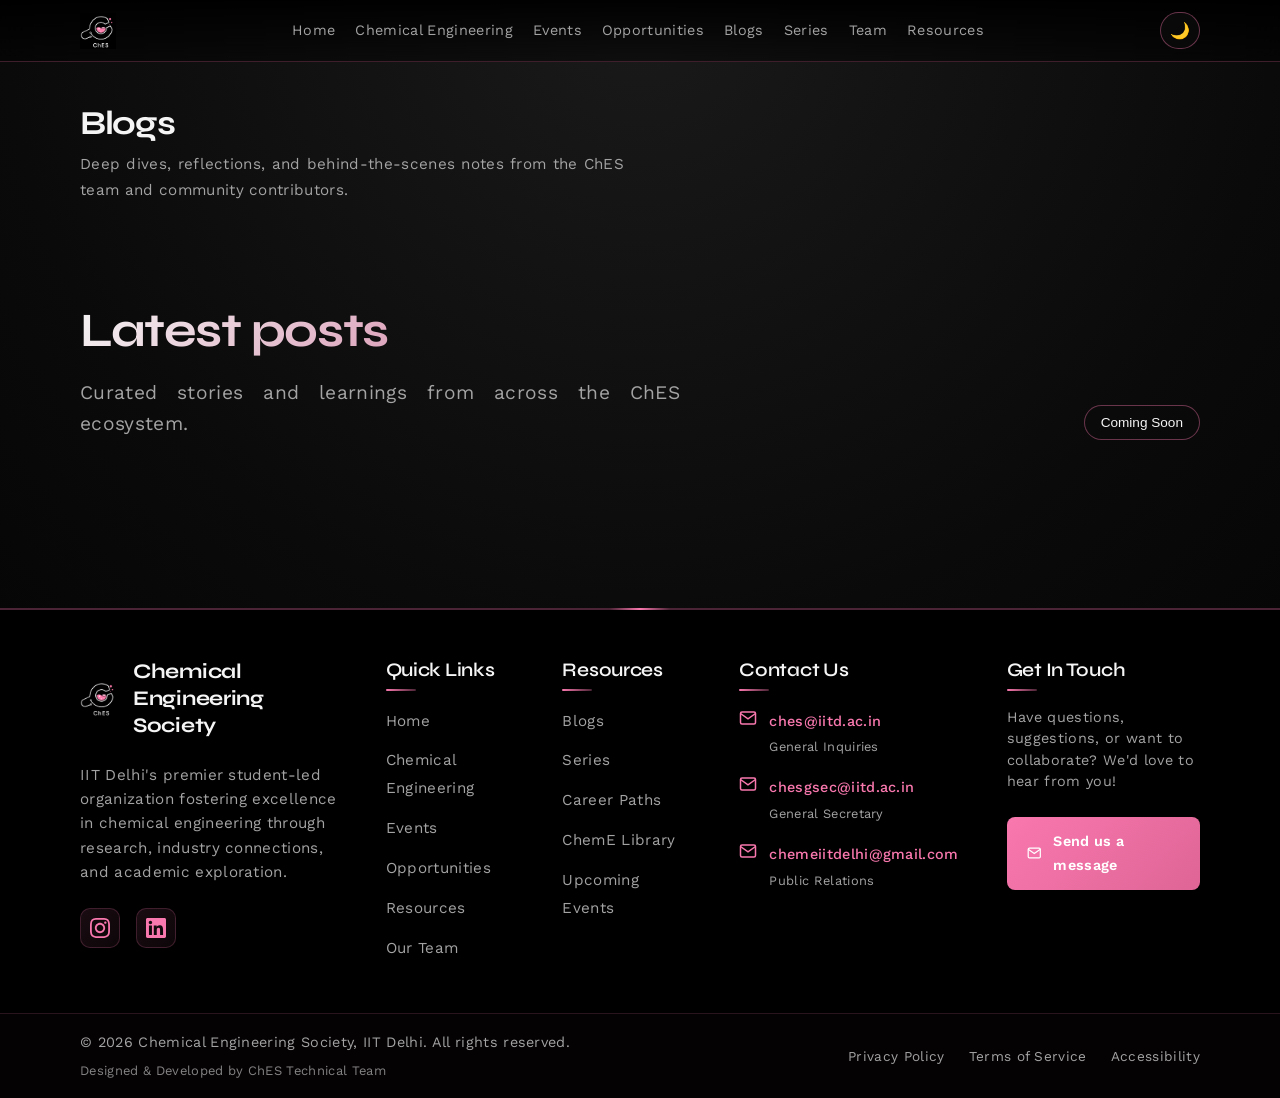
<file: blogs.html>
<!DOCTYPE html>
<html lang="en">

<head>
  <meta charset="UTF-8" />
  <title>ChES – Blogs</title>
  <meta name="viewport" content="width=device-width, initial-scale=1" />
  <link rel="stylesheet" href="styles.css" />
</head>

<body>
  <header>
    <div class="container nav">
      <div class="nav-left">
        <img src="assets/logo-dark.png" alt="ChES" class="logo-img" />
      </div>
      <nav>
        <ul>
          <li><a href="index.html">Home</a></li>
          <li><a href="chemical-engineering.html">Chemical Engineering</a></li>
          <li><a href="events.html">Events</a></li>
          <li><a href="opportunities.html">Opportunities</a></li>
          <li><a href="blogs.html">Blogs</a></li>
          <li><a href="series.html">Series</a></li>
          <li><a href="team.html">Team</a></li>
          <li><a href="resources.html">Resources</a></li>
        </ul>
      </nav>
      <div class="nav-cta">
        <button id="theme-toggle" class="btn theme-toggle-btn">🌙</button>
        <button id="mobile-menu-toggle" class="mobile-menu-toggle" aria-label="Toggle navigation">
          <span></span>
          <span></span>
          <span></span>
        </button>
      </div>
    </div>
  </header>

  <main>
    <section class="page-header">
      <div class="container">
        <h1 class="page-title">Blogs</h1>
        <p class="page-subtitle">
          Deep dives, reflections, and behind‑the‑scenes notes from the ChES
          team and community contributors.
        </p>
      </div>
    </section>

    <section>
      <div class="container">
        <div class="section-header">
          <div>
            <h2 class="section-title">Latest posts</h2>
            <p class="section-subtitle">
              Curated stories and learnings from across the ChES ecosystem.
            </p>
          </div>
          <button class="btn">Coming Soon</button>
        </div>


    </section>
  </main>

  <footer>
    <div class="footer-main">
      <div class="container">
        <div class="footer-content">
          <!-- Company Info -->
          <div class="footer-section">
            <div class="footer-logo">
              <div class="footer-logo-container">
                <img src="assets/logo-dark.png" alt="ChES IIT Delhi" class="footer-logo-img logo-dark" />
                <img src="assets/logo-light.jpeg" alt="ChES IIT Delhi" class="footer-logo-img logo-light" />
              </div>
              <h3>Chemical Engineering Society</h3>
            </div>
            <p class="footer-description">
              IIT Delhi's premier student-led organization fostering excellence in chemical engineering through
              research, industry connections, and academic exploration.
            </p>
            <div class="footer-social">
              <a href="https://www.instagram.com/ches_iitdelhi/" target="_blank" rel="noopener noreferrer"
                class="social-link instagram">
                <svg viewBox="0 0 24 24" fill="currentColor">
                  <path
                    d="M12 2.163c3.204 0 3.584.012 4.85.07 3.252.148 4.771 1.691 4.919 4.919.058 1.265.069 1.645.069 4.849 0 3.205-.012 3.584-.069 4.849-.149 3.225-1.664 4.771-4.919 4.919-1.266.058-1.644.07-4.85.07-3.204 0-3.584-.012-4.849-.07-3.26-.149-4.771-1.699-4.919-4.92-.058-1.265-.07-1.644-.07-4.849 0-3.204.013-3.583.07-4.849.149-3.227 1.664-4.771 4.919-4.919 1.266-.057 1.645-.069 4.849-.069zm0-2.163c-3.259 0-3.667.014-4.947.072-4.358.2-6.78 2.618-6.98 6.98-.059 1.281-.073 1.689-.073 4.948 0 3.259.014 3.668.072 4.948.2 4.358 2.618 6.78 6.98 6.98 1.281.058 1.689.072 4.948.072 3.259 0 3.668-.014 4.948-.072 4.354-.2 6.782-2.618 6.979-6.98.059-1.28.073-1.689.073-4.948 0-3.259-.014-3.667-.072-4.947-.196-4.354-2.617-6.78-6.979-6.98-1.281-.059-1.69-.073-4.949-.073zm0 5.838c-3.403 0-6.162 2.759-6.162 6.162s2.759 6.163 6.162 6.163 6.162-2.759 6.162-6.163c0-3.403-2.759-6.162-6.162-6.162zm0 10.162c-2.209 0-4-1.79-4-4 0-2.209 1.791-4 4-4s4 1.791 4 4c0 2.21-1.791 4-4 4zm6.406-11.845c-.796 0-1.441.645-1.441 1.44s.645 1.44 1.441 1.44c.795 0 1.439-.645 1.439-1.44s-.644-1.44-1.439-1.44z" />
                </svg>
              </a>
              <a href="https://www.linkedin.com/company/chesiitd/posts/?feedView=all" target="_blank"
                rel="noopener noreferrer" class="social-link linkedin">
                <svg viewBox="0 0 24 24" fill="currentColor">
                  <path
                    d="M20.447 20.452h-3.554v-5.569c0-1.328-.027-3.037-1.852-3.037-1.853 0-2.136 1.445-2.136 2.939v5.667H9.351V9h3.414v1.561h.046c.477-.9 1.637-1.85 3.37-1.85 3.601 0 4.267 2.37 4.267 5.455v6.286zM5.337 7.433c-1.144 0-2.063-.926-2.063-2.065 0-1.138.92-2.063 2.063-2.063 1.14 0 2.064.925 2.064 2.063 0 1.139-.925 2.065-2.064 2.065zm1.782 13.019H3.555V9h3.564v11.452zM22.225 0H1.771C.792 0 0 .774 0 1.729v20.542C0 23.227.792 24 1.771 24h20.451C23.2 24 24 23.227 24 22.271V1.729C24 .774 23.2 0 22.222 0h.003z" />
                </svg>
              </a>
            </div>
          </div>

          <!-- Quick Links -->
          <div class="footer-section">
            <h4 class="footer-title">Quick Links</h4>
            <ul class="footer-links">
              <li><a href="index.html">Home</a></li>
              <li><a href="chemical-engineering.html">Chemical Engineering</a></li>
              <li><a href="events.html">Events</a></li>
              <li><a href="opportunities.html">Opportunities</a></li>
              <li><a href="resources.html">Resources</a></li>
              <li><a href="team.html">Our Team</a></li>
            </ul>
          </div>

          <!-- Resources -->
          <div class="footer-section">
            <h4 class="footer-title">Resources</h4>
            <ul class="footer-links">
              <li><a href="blogs.html">Blogs</a></li>
              <li><a href="series.html">Series</a></li>
              <li><a href="resources.html#career-paths">Career Paths</a></li>
              <li><a href="resources.html#library">ChemE Library</a></li>
              <li><a href="events.html">Upcoming Events</a></li>
            </ul>
          </div>

          <!-- Contact Info -->
          <div class="footer-section">
            <h4 class="footer-title">Contact Us</h4>
            <div class="footer-contact">
              <div class="contact-item">
                <svg viewBox="0 0 24 24" fill="none" stroke="currentColor" stroke-width="2">
                  <path d="M4 4h16c1.1 0 2 .9 2 2v12c0 1.1-.9 2-2 2H4c-1.1 0-2-.9-2-2V6c0-1.1.9-2 2-2z"></path>
                  <polyline points="22,6 12,13 2,6"></polyline>
                </svg>
                <div>
                  <a href="mailto:ches@iitd.ac.in">ches@iitd.ac.in</a>
                  <span class="contact-label">General Inquiries</span>
                </div>
              </div>
              <div class="contact-item">
                <svg viewBox="0 0 24 24" fill="none" stroke="currentColor" stroke-width="2">
                  <path d="M4 4h16c1.1 0 2 .9 2 2v12c0 1.1-.9 2-2 2H4c-1.1 0-2-.9-2-2V6c0-1.1.9-2 2-2z"></path>
                  <polyline points="22,6 12,13 2,6"></polyline>
                </svg>
                <div>
                  <a href="mailto:chesgsec@iitd.ac.in">chesgsec@iitd.ac.in</a>
                  <span class="contact-label">General Secretary</span>
                </div>
              </div>
              <div class="contact-item">
                <svg viewBox="0 0 24 24" fill="none" stroke="currentColor" stroke-width="2">
                  <path d="M4 4h16c1.1 0 2 .9 2 2v12c0 1.1-.9 2-2 2H4c-1.1 0-2-.9-2-2V6c0-1.1.9-2 2-2z"></path>
                  <polyline points="22,6 12,13 2,6"></polyline>
                </svg>
                <div>
                  <a href="mailto:chemeiitdelhi@gmail.com">chemeiitdelhi@gmail.com</a>
                  <span class="contact-label">Public Relations</span>
                </div>
              </div>
            </div>
          </div>

          <!-- Contact Message -->
          <div class="footer-section">
            <h4 class="footer-title">Get In Touch</h4>
            <p class="contact-message">
              Have questions, suggestions, or want to collaborate? We'd love to hear from you!
            </p>
            <a href="mailto:ches@iitd.ac.in" class="contact-mail-btn">
              <svg viewBox="0 0 24 24" fill="none" stroke="currentColor" stroke-width="2">
                <path d="M4 4h16c1.1 0 2 .9 2 2v12c0 1.1-.9 2-2 2H4c-1.1 0-2-.9-2-2V6c0-1.1.9-2 2-2z"></path>
                <polyline points="22,6 12,13 2,6"></polyline>
              </svg>
              <span>Send us a message</span>
            </a>
          </div>
        </div>
      </div>
    </div>

    <!-- Footer Bottom -->
    <div class="footer-bottom">
      <div class="container">
        <div class="footer-bottom-content">
          <div class="footer-copyright">
            <p>© 2026 Chemical Engineering Society, IIT Delhi. All rights reserved.</p>
            <p class="developer-credit" style="font-size: 0.9em; margin-top: 5px; opacity: 0.8;"> Designed & Developed
              by ChES Technical Team

          </div>
          <div class="footer-bottom-links">
            <a href="privacy-policy.html">Privacy Policy</a>
            <a href="terms-of-service.html">Terms of Service</a>
            <a href="accessibility.html">Accessibility</a>
          </div>
        </div>
      </div>
    </div>
  </footer>
  <script>
    const themeToggle = document.getElementById('theme-toggle');
    const body = document.body;
    const logo = document.querySelector('.logo-img');

    // Check for saved theme preference or default to dark
    const currentTheme = localStorage.getItem('theme') || 'dark';
    if (currentTheme === 'light') {
      body.classList.add('light-mode');
      themeToggle.textContent = '☀️';
      if (logo) logo.src = 'assets/logo-light.jpeg';
    } else {
      themeToggle.textContent = '🌙';
      if (logo) logo.src = 'assets/logo-dark.png';
    }

    themeToggle.addEventListener('click', () => {
      body.classList.toggle('light-mode');
      const isLight = body.classList.contains('light-mode');
      themeToggle.textContent = isLight ? '☀️' : '🌙';
      if (logo) logo.src = isLight ? 'assets/logo-light.jpeg' : 'assets/logo-dark.png';
      localStorage.setItem('theme', isLight ? 'light' : 'dark');
    });

    // Mobile menu toggle
    const mobileMenuToggle = document.getElementById('mobile-menu-toggle');
    const navMenu = document.querySelector('nav');

    if (mobileMenuToggle && navMenu) {
      mobileMenuToggle.addEventListener('click', () => {
        navMenu.classList.toggle('active');
        mobileMenuToggle.classList.toggle('open');
      });
    }

    // Scroll-triggered animations
    const observerOptions = {
      threshold: 0.1,
      rootMargin: '0px 0px -50px 0px'
    };

    const observer = new IntersectionObserver((entries) => {
      entries.forEach(entry => {
        if (entry.isIntersecting) {
          entry.target.style.opacity = '1';
          entry.target.style.transform = 'translateY(0)';
          observer.unobserve(entry.target);
        }
      });
    }, observerOptions);

    // Observe all cards and sections
    document.querySelectorAll('.feature-card, .blog-list-item, .event-card, .team-profile, .stat-item, .resource-card, .opp-card').forEach(el => {
      el.style.opacity = '0';
      el.style.transform = 'translateY(30px)';
      observer.observe(el);
    });
  </script>
</body>

</html>
</file>
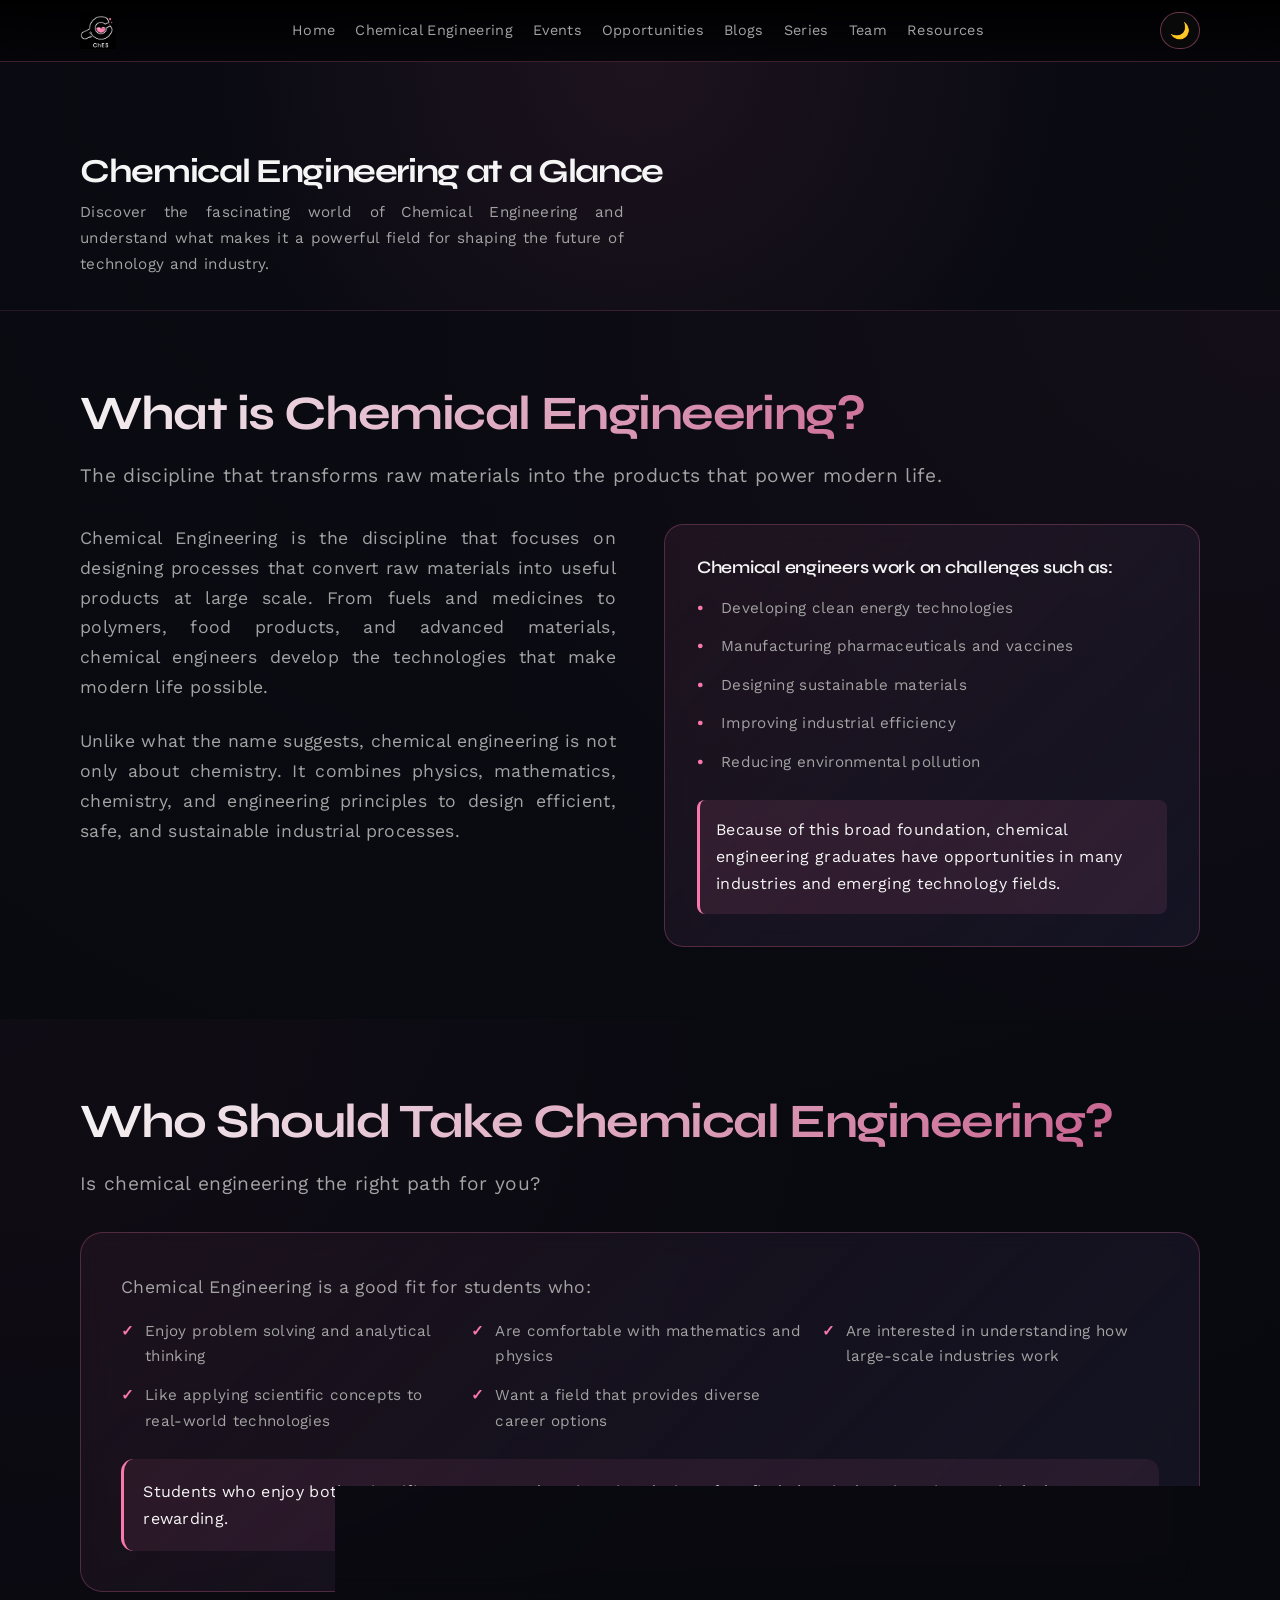
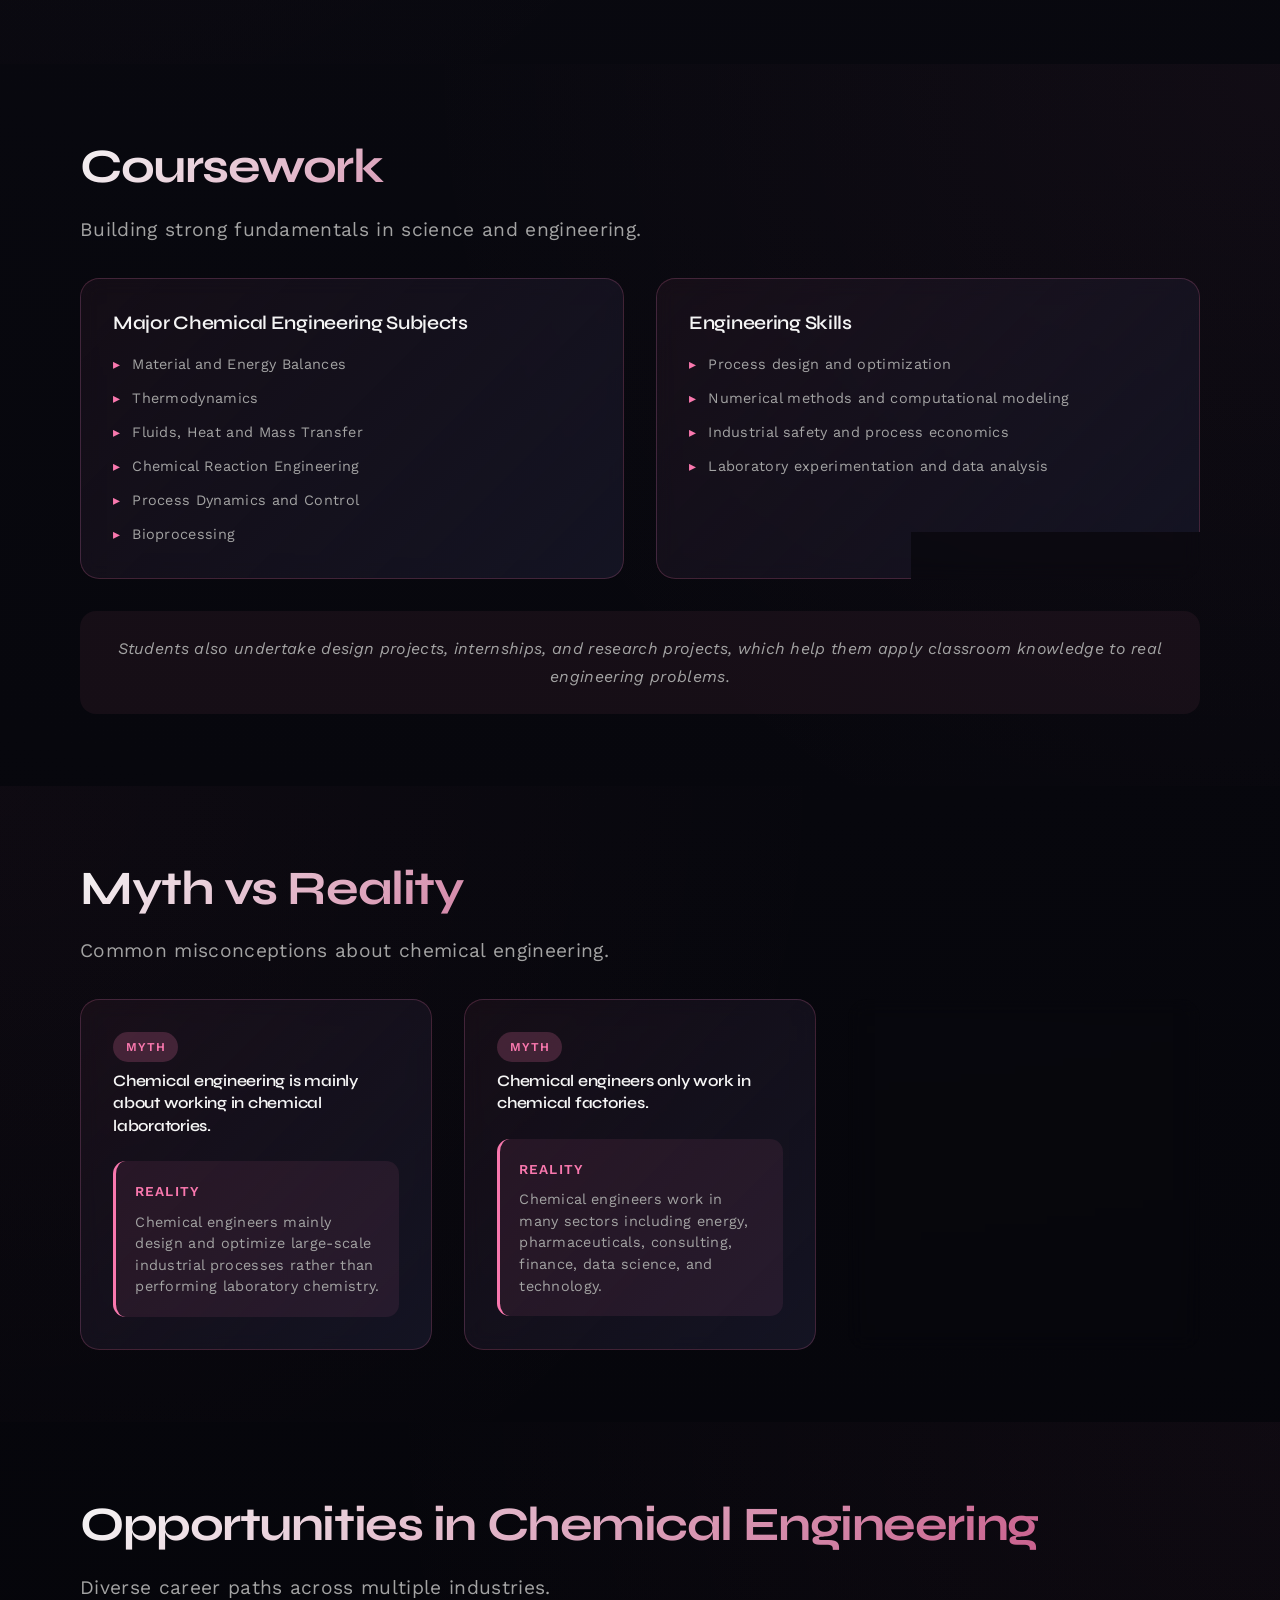
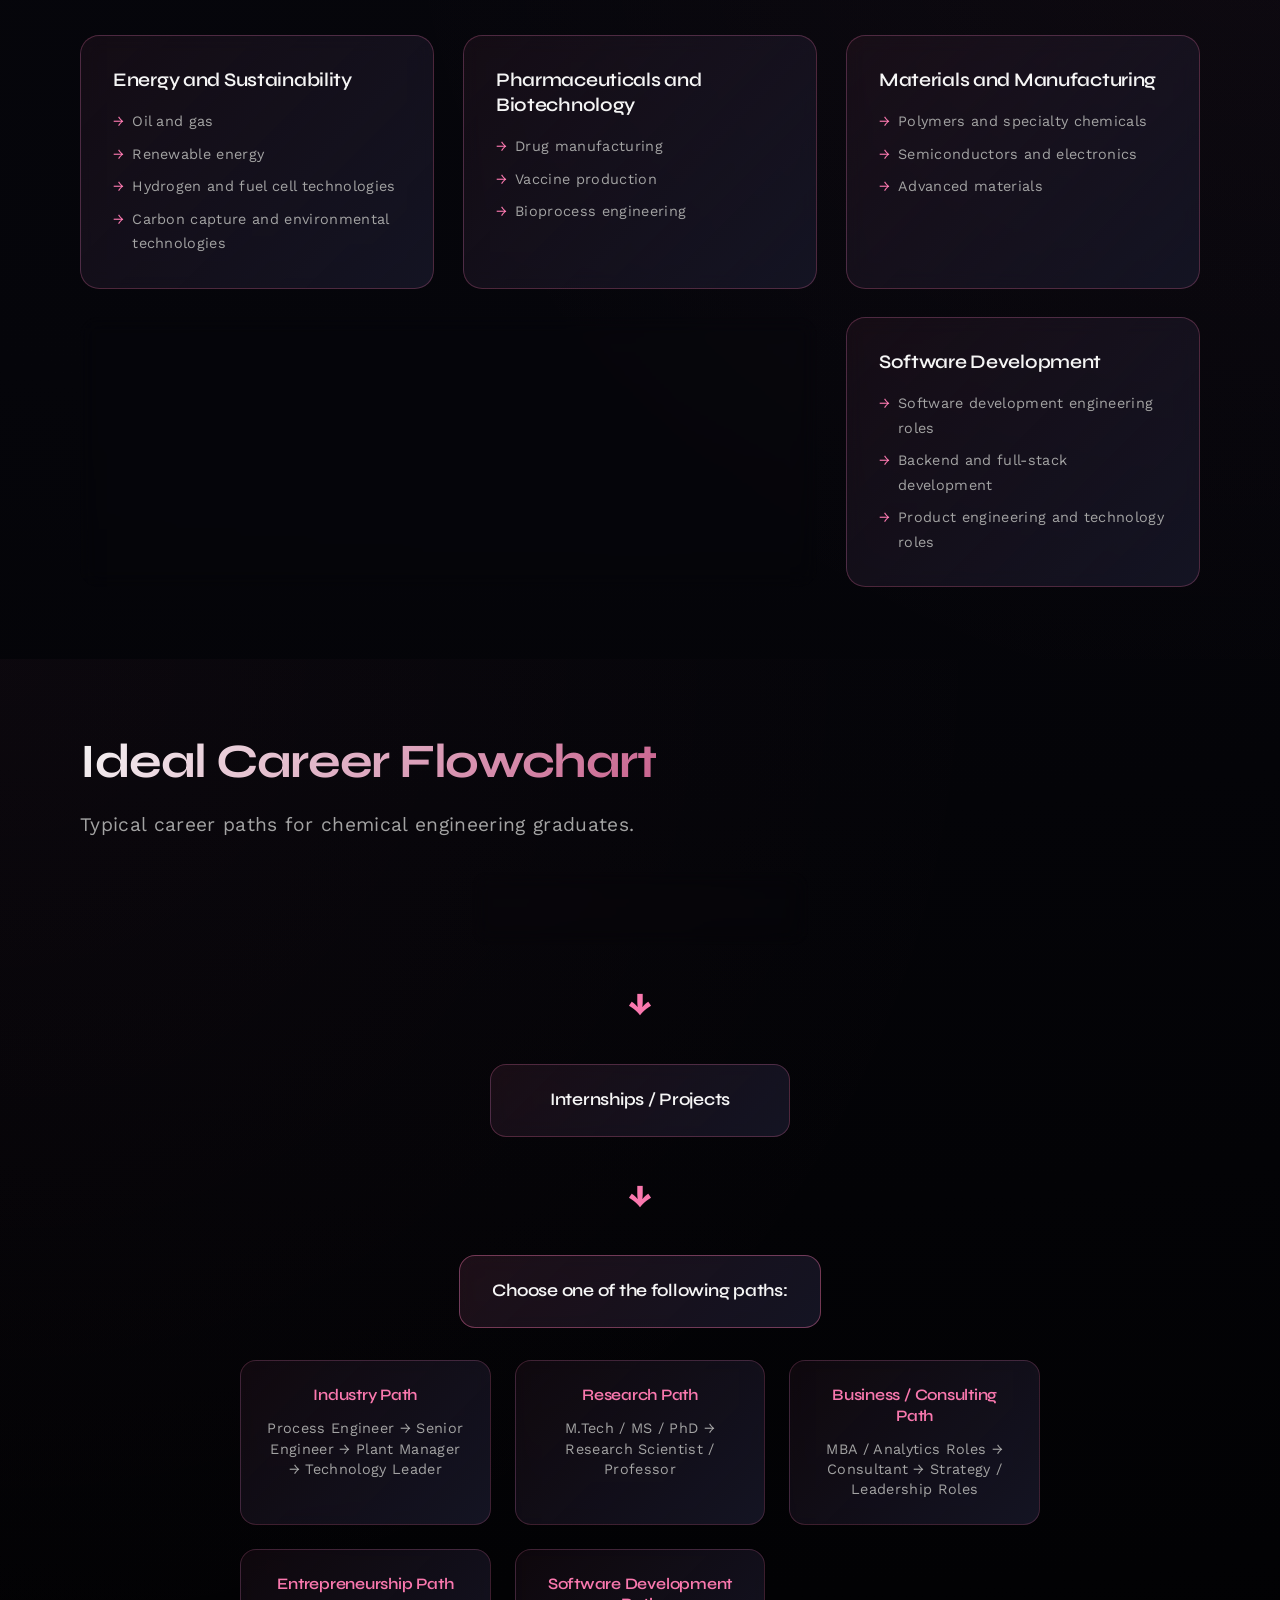
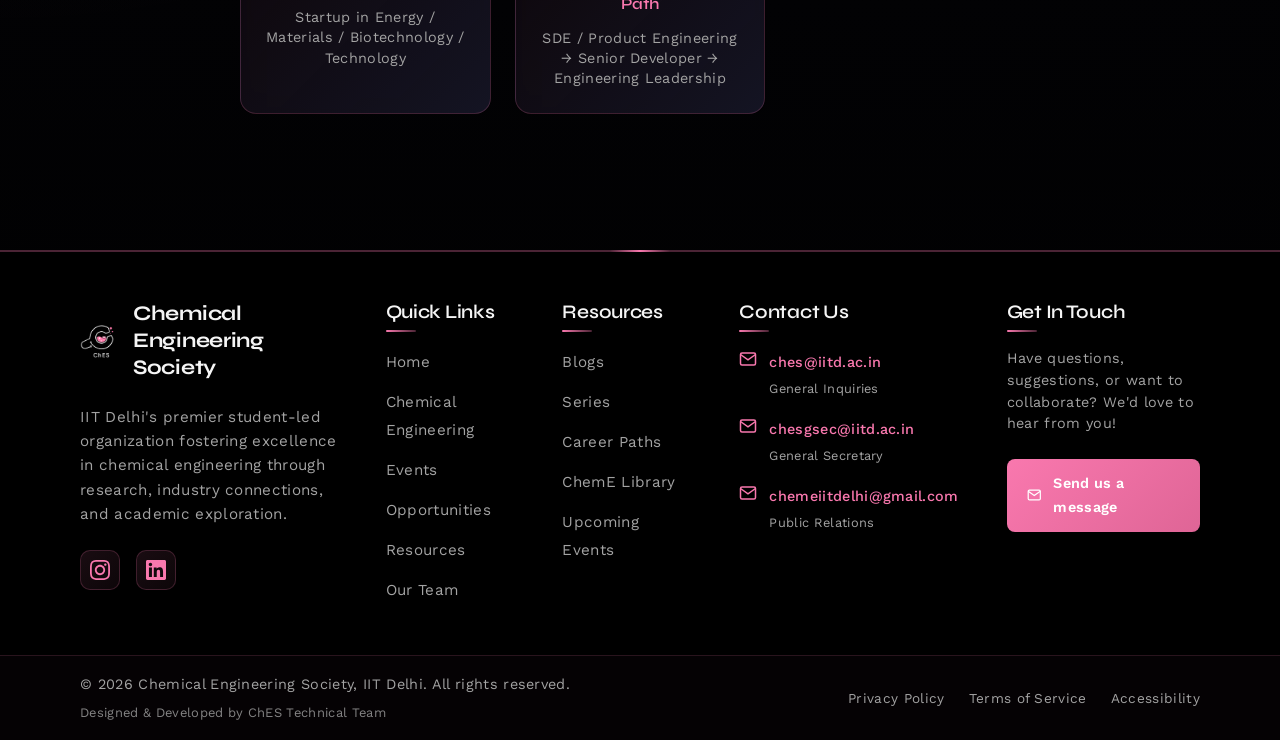
<file: chemical-engineering.html>
<!DOCTYPE html>
<html lang="en">

<head>
  <meta charset="UTF-8" />
  <title>ChES – Chemical Engineering at a Glance</title>
  <meta name="viewport" content="width=device-width, initial-scale=1" />
  <link rel="stylesheet" href="styles.css" />
</head>

<body class="chemical-engineering-page">
  <header>
    <div class="container nav">
      <div class="nav-left">
        <img src="assets/logo-dark.png" alt="ChES" class="logo-img" />
      </div>
      <nav>
        <ul>
          <li><a href="index.html">Home</a></li>
          <li><a href="chemical-engineering.html">Chemical Engineering</a></li>
          <li><a href="events.html">Events</a></li>
          <li><a href="opportunities.html">Opportunities</a></li>
          <li><a href="blogs.html">Blogs</a></li>
          <li><a href="series.html">Series</a></li>
          <li><a href="team.html">Team</a></li>
          <li><a href="resources.html">Resources</a></li>
        </ul>
      </nav>
      <div class="nav-cta">
        <button id="theme-toggle" class="btn theme-toggle-btn">🌙</button>
        <button id="mobile-menu-toggle" class="mobile-menu-toggle" aria-label="Toggle navigation">
          <span></span>
          <span></span>
          <span></span>
        </button>
      </div>
    </div>
  </header>

  <main>
    <section class="page-header">
      <div class="container">
        <h1 class="page-title">Chemical Engineering at a Glance</h1>
        <p class="page-subtitle">
          Discover the fascinating world of Chemical Engineering and understand what makes it a powerful field for
          shaping the future of technology and industry.
        </p>
      </div>
    </section>

    <!-- What is Chemical Engineering -->
    <section class="ce-section intro-section">
      <div class="container">
        <div class="section-header">
          <div>
            <h2 class="section-title">What is Chemical Engineering?</h2>
            <p class="section-subtitle">The discipline that transforms raw materials into the products that power modern
              life.
            </p>
          </div>
        </div>

        <div class="ce-content-grid">
          <div class="ce-content-main">
            <p class="ce-description">
              Chemical Engineering is the discipline that focuses on designing processes that convert raw materials into
              useful products at large scale. From fuels and medicines to polymers, food products, and advanced
              materials, chemical engineers develop the technologies that make modern life possible.
            </p>
            <p class="ce-description">
              Unlike what the name suggests, chemical engineering is not only about chemistry. It combines physics,
              mathematics, chemistry, and engineering principles to design efficient, safe, and sustainable industrial
              processes.
            </p>
          </div>

          <div class="ce-highlights">
            <h3 class="ce-highlights-title">Chemical engineers work on challenges such as:</h3>
            <ul class="ce-highlights-list">
              <li>Developing clean energy technologies</li>
              <li>Manufacturing pharmaceuticals and vaccines</li>
              <li>Designing sustainable materials</li>
              <li>Improving industrial efficiency</li>
              <li>Reducing environmental pollution</li>
            </ul>
            <div class="ce-insight">
              <p>Because of this broad foundation, chemical engineering graduates have opportunities in many industries
                and emerging technology fields.</p>
            </div>
          </div>
        </div>
      </div>
    </section>

    <!-- Who Should Take Chemical Engineering -->
    <section class="ce-section who-should-section">
      <div class="container">
        <div class="section-header">
          <div>
            <h2 class="section-title">Who Should Take Chemical Engineering?</h2>
            <p class="section-subtitle">
              Is chemical engineering the right path for you?
            </p>
          </div>
        </div>

        <div class="ce-profile-card">
          <div class="ce-profile-content">
            <p class="ce-description">
              Chemical Engineering is a good fit for students who:
            </p>
            <ul class="ce-qualities-list">
              <li>Enjoy problem solving and analytical thinking</li>
              <li>Are comfortable with mathematics and physics</li>
              <li>Are interested in understanding how large-scale industries work</li>
              <li>Like applying scientific concepts to real-world technologies</li>
              <li>Want a field that provides diverse career options</li>
            </ul>
            <div class="ce-conclusion">
              <p>Students who enjoy both scientific concepts and engineering design often find chemical engineering
                particularly rewarding.</p>
            </div>
          </div>
        </div>
      </div>
    </section>

    <!-- Coursework -->
    <section class="ce-section coursework-section">
      <div class="container">
        <div class="section-header">
          <div>
            <h2 class="section-title">Coursework</h2>
            <p class="section-subtitle">
              Building strong fundamentals in science and engineering.
            </p>
          </div>
        </div>

        <div class="ce-coursework-grid">
          <div class="ce-coursework-card">
            <h3 class="ce-coursework-title">Major Chemical Engineering Subjects</h3>
            <ul class="ce-subjects-list">
              <li>Material and Energy Balances</li>
              <li>Thermodynamics</li>
              <li>Fluids, Heat and Mass Transfer</li>
              <li>Chemical Reaction Engineering</li>
              <li>Process Dynamics and Control</li>
              <li>Bioprocessing</li>
            </ul>
          </div>

          <div class="ce-coursework-card">
            <h3 class="ce-coursework-title">Engineering Skills</h3>
            <ul class="ce-subjects-list">
              <li>Process design and optimization</li>
              <li>Numerical methods and computational modeling</li>
              <li>Industrial safety and process economics</li>
              <li>Laboratory experimentation and data analysis</li>
            </ul>
          </div>
        </div>

        <div class="ce-practical">
          <p>Students also undertake design projects, internships, and research projects, which help them apply
            classroom knowledge to real engineering problems.</p>
        </div>
      </div>
    </section>

    <!-- Myth vs Reality -->
    <section class="ce-section myths-section">
      <div class="container">
        <div class="section-header">
          <div>
            <h2 class="section-title">Myth vs Reality</h2>
            <p class="section-subtitle">
              Common misconceptions about chemical engineering.
            </p>
          </div>
        </div>

        <div class="ce-myths-grid">
          <div class="ce-myth-card">
            <div class="ce-myth-header">
              <span class="ce-myth-label">Myth</span>
              <h4 class="ce-myth-title">Chemical engineering is mainly about working in chemical laboratories.</h4>
            </div>
            <div class="ce-reality">
              <span class="ce-reality-label">Reality</span>
              <p>Chemical engineers mainly design and optimize large-scale industrial processes rather than performing
                laboratory chemistry.</p>
            </div>
          </div>

          <div class="ce-myth-card">
            <div class="ce-myth-header">
              <span class="ce-myth-label">Myth</span>
              <h4 class="ce-myth-title">Chemical engineers only work in chemical factories.</h4>
            </div>
            <div class="ce-reality">
              <span class="ce-reality-label">Reality</span>
              <p>Chemical engineers work in many sectors including energy, pharmaceuticals, consulting, finance, data
                science, and technology.</p>
            </div>
          </div>

          <div class="ce-myth-card">
            <div class="ce-myth-header">
              <span class="ce-myth-label">Myth</span>
              <h4 class="ce-myth-title">Chemical engineering is mostly about chemistry.</h4>
            </div>
            <div class="ce-reality">
              <span class="ce-reality-label">Reality</span>
              <p>The field relies heavily on mathematics, physics, and engineering principles to model and design
                complex systems.</p>
            </div>
          </div>
        </div>
      </div>
    </section>

    <!-- Opportunities -->
    <section class="ce-section opportunities-section">
      <div class="container">
        <div class="section-header">
          <div>
            <h2 class="section-title">Opportunities in Chemical Engineering</h2>
            <p class="section-subtitle">
              Diverse career paths across multiple industries.
            </p>
          </div>
        </div>

        <div class="ce-opportunities-grid">
          <div class="ce-opportunity-card">
            <h3 class="ce-opportunity-title">Energy and Sustainability</h3>
            <ul class="ce-opportunity-list">
              <li>Oil and gas</li>
              <li>Renewable energy</li>
              <li>Hydrogen and fuel cell technologies</li>
              <li>Carbon capture and environmental technologies</li>
            </ul>
          </div>

          <div class="ce-opportunity-card">
            <h3 class="ce-opportunity-title">Pharmaceuticals and Biotechnology</h3>
            <ul class="ce-opportunity-list">
              <li>Drug manufacturing</li>
              <li>Vaccine production</li>
              <li>Bioprocess engineering</li>
            </ul>
          </div>

          <div class="ce-opportunity-card">
            <h3 class="ce-opportunity-title">Materials and Manufacturing</h3>
            <ul class="ce-opportunity-list">
              <li>Polymers and specialty chemicals</li>
              <li>Semiconductors and electronics</li>
              <li>Advanced materials</li>
            </ul>
          </div>

          <div class="ce-opportunity-card ce-opportunity-card-wide">
            <h3 class="ce-opportunity-title">Consulting, Analytics and Finance</h3>
            <p class="ce-opportunity-description">Because of strong analytical training, many chemical engineering
              graduates also work in:</p>
            <ul class="ce-opportunity-list">
              <li>Management consulting</li>
              <li>Data science and analytics</li>
              <li>Finance and quantitative roles</li>
            </ul>
          </div>

          <div class="ce-opportunity-card">
            <h3 class="ce-opportunity-title">Software Development</h3>
            <ul class="ce-opportunity-list">
              <li>Software development engineering roles</li>
              <li>Backend and full-stack development</li>
              <li>Product engineering and technology roles</li>
            </ul>
          </div>
        </div>
      </div>
    </section>

    <!-- Career Flowchart -->
    <section class="ce-section career-section">
      <div class="container">
        <div class="section-header">
          <div>
            <h2 class="section-title">Ideal Career Flowchart</h2>
            <p class="section-subtitle">
              Typical career paths for chemical engineering graduates.
            </p>
          </div>
        </div>

        <div class="ce-career-flowchart">
          <div class="ce-career-step ce-career-start">
            <div class="ce-career-node">
              <h4>B.Tech in Chemical Engineering</h4>
            </div>
          </div>

          <div class="ce-career-arrow">↓</div>

          <div class="ce-career-step">
            <div class="ce-career-node">
              <h4>Internships / Projects</h4>
            </div>
          </div>

          <div class="ce-career-arrow">↓</div>

          <div class="ce-career-step ce-career-branch">
            <div class="ce-career-node">
              <h4>Choose one of the following paths:</h4>
            </div>
          </div>

          <div class="ce-career-branches">
            <div class="ce-career-branch-item">
              <h5>Industry Path</h5>
              <div class="ce-career-path">
                Process Engineer → Senior Engineer → Plant Manager → Technology Leader
              </div>
            </div>

            <div class="ce-career-branch-item">
              <h5>Research Path</h5>
              <div class="ce-career-path">
                M.Tech / MS / PhD → Research Scientist / Professor
              </div>
            </div>

            <div class="ce-career-branch-item">
              <h5>Business / Consulting Path</h5>
              <div class="ce-career-path">
                MBA / Analytics Roles → Consultant → Strategy / Leadership Roles
              </div>
            </div>

            <div class="ce-career-branch-item">
              <h5>Entrepreneurship Path</h5>
              <div class="ce-career-path">
                Startup in Energy / Materials / Biotechnology / Technology
              </div>
            </div>

            <div class="ce-career-branch-item">
              <h5>Software Development Path</h5>
              <div class="ce-career-path">
                SDE / Product Engineering → Senior Developer → Engineering Leadership
              </div>
            </div>
          </div>
        </div>
      </div>
    </section>
  </main>

  <footer>
    <div class="footer-main">
      <div class="container">
        <div class="footer-content">
          <!-- Company Info -->
          <div class="footer-section">
            <div class="footer-logo">
              <div class="footer-logo-container">
                <img src="assets/logo-dark.png" alt="ChES IIT Delhi" class="footer-logo-img logo-dark" />
                <img src="assets/logo-light.jpeg" alt="ChES IIT Delhi" class="footer-logo-img logo-light" />
              </div>
              <h3>Chemical Engineering Society</h3>
            </div>
            <p class="footer-description">
              IIT Delhi's premier student-led organization fostering excellence in chemical engineering through
              research, industry connections, and academic exploration.
            </p>
            <div class="footer-social">
              <a href="https://www.instagram.com/ches_iitdelhi/" target="_blank" rel="noopener noreferrer"
                class="social-link instagram">
                <svg viewBox="0 0 24 24" fill="currentColor">
                  <path
                    d="M12 2.163c3.204 0 3.584.012 4.85.07 3.252.148 4.771 1.691 4.919 4.919.058 1.265.069 1.645.069 4.849 0 3.205-.012 3.584-.069 4.849-.149 3.225-1.664 4.771-4.919 4.919-1.266.058-1.644.07-4.85.07-3.204 0-3.584-.012-4.849-.07-3.26-.149-4.771-1.699-4.919-4.92-.058-1.265-.07-1.644-.07-4.849 0-3.204.013-3.583.07-4.849.149-3.227 1.664-4.771 4.919-4.919 1.266-.057 1.645-.069 4.849-.069zm0-2.163c-3.259 0-3.667.014-4.947.072-4.358.2-6.78 2.618-6.98 6.98-.059 1.281-.073 1.689-.073 4.948 0 3.259.014 3.668.072 4.948.2 4.358 2.618 6.78 6.98 6.98 1.281.058 1.689.072 4.948.072 3.259 0 3.668-.014 4.948-.072 4.354-.2 6.782-2.618 6.979-6.98.059-1.28.073-1.689.073-4.948 0-3.259-.014-3.667-.072-4.947-.196-4.354-2.617-6.78-6.979-6.98-1.281-.059-1.69-.073-4.949-.073zm0 5.838c-3.403 0-6.162 2.759-6.162 6.162s2.759 6.163 6.162 6.163 6.162-2.759 6.162-6.163c0-3.403-2.759-6.162-6.162-6.162zm0 10.162c-2.209 0-4-1.79-4-4 0-2.209 1.791-4 4-4s4 1.791 4 4c0 2.21-1.791 4-4 4zm6.406-11.845c-.796 0-1.441.645-1.441 1.44s.645 1.44 1.441 1.44c.795 0 1.439-.645 1.439-1.44s-.644-1.44-1.439-1.44z" />
                </svg>
              </a>
              <a href="https://www.linkedin.com/company/chesiitd/posts/?feedView=all" target="_blank"
                rel="noopener noreferrer" class="social-link linkedin">
                <svg viewBox="0 0 24 24" fill="currentColor">
                  <path
                    d="M20.447 20.452h-3.554v-5.569c0-1.328-.027-3.037-1.852-3.037-1.853 0-2.136 1.445-2.136 2.939v5.667H9.351V9h3.414v1.561h.046c.477-.9 1.637-1.85 3.37-1.85 3.601 0 4.267 2.37 4.267 5.455v6.286zM5.337 7.433c-1.144 0-2.063-.926-2.063-2.065 0-1.138.92-2.063 2.063-2.063 1.14 0 2.064.925 2.064 2.063 0 1.139-.925 2.065-2.064 2.065zm1.782 13.019H3.555V9h3.564v11.452zM22.225 0H1.771C.792 0 0 .774 0 1.729v20.542C0 23.227.792 24 1.771 24h20.451C23.2 24 24 23.227 24 22.271V1.729C24 .774 23.2 0 22.222 0h.003z" />
                </svg>
              </a>
            </div>
          </div>

          <!-- Quick Links -->
          <div class="footer-section">
            <h4 class="footer-title">Quick Links</h4>
            <ul class="footer-links">
              <li><a href="index.html">Home</a></li>
              <li><a href="chemical-engineering.html">Chemical Engineering</a></li>
              <li><a href="events.html">Events</a></li>
              <li><a href="opportunities.html">Opportunities</a></li>
              <li><a href="resources.html">Resources</a></li>
              <li><a href="team.html">Our Team</a></li>
            </ul>
          </div>

          <!-- Resources -->
          <div class="footer-section">
            <h4 class="footer-title">Resources</h4>
            <ul class="footer-links">
              <li><a href="blogs.html">Blogs</a></li>
              <li><a href="series.html">Series</a></li>
              <li><a href="resources.html#career-paths">Career Paths</a></li>
              <li><a href="resources.html#library">ChemE Library</a></li>
              <li><a href="events.html">Upcoming Events</a></li>
            </ul>
          </div>

          <!-- Contact Info -->
          <div class="footer-section">
            <h4 class="footer-title">Contact Us</h4>
            <div class="footer-contact">
              <div class="contact-item">
                <svg viewBox="0 0 24 24" fill="none" stroke="currentColor" stroke-width="2">
                  <path d="M4 4h16c1.1 0 2 .9 2 2v12c0 1.1-.9 2-2 2H4c-1.1 0-2-.9-2-2V6c0-1.1.9-2 2-2z"></path>
                  <polyline points="22,6 12,13 2,6"></polyline>
                </svg>
                <div>
                  <a href="mailto:ches@iitd.ac.in">ches@iitd.ac.in</a>
                  <span class="contact-label">General Inquiries</span>
                </div>
              </div>
              <div class="contact-item">
                <svg viewBox="0 0 24 24" fill="none" stroke="currentColor" stroke-width="2">
                  <path d="M4 4h16c1.1 0 2 .9 2 2v12c0 1.1-.9 2-2 2H4c-1.1 0-2-.9-2-2V6c0-1.1.9-2 2-2z"></path>
                  <polyline points="22,6 12,13 2,6"></polyline>
                </svg>
                <div>
                  <a href="mailto:chesgsec@iitd.ac.in">chesgsec@iitd.ac.in</a>
                  <span class="contact-label">General Secretary</span>
                </div>
              </div>
              <div class="contact-item">
                <svg viewBox="0 0 24 24" fill="none" stroke="currentColor" stroke-width="2">
                  <path d="M4 4h16c1.1 0 2 .9 2 2v12c0 1.1-.9 2-2 2H4c-1.1 0-2-.9-2-2V6c0-1.1.9-2 2-2z"></path>
                  <polyline points="22,6 12,13 2,6"></polyline>
                </svg>
                <div>
                  <a href="mailto:chemeiitdelhi@gmail.com">chemeiitdelhi@gmail.com</a>
                  <span class="contact-label">Public Relations</span>
                </div>
              </div>
            </div>
          </div>

          <!-- Contact Message -->
          <div class="footer-section">
            <h4 class="footer-title">Get In Touch</h4>
            <p class="contact-message">
              Have questions, suggestions, or want to collaborate? We'd love to hear from you!
            </p>
            <a href="mailto:ches@iitd.ac.in" class="contact-mail-btn">
              <svg viewBox="0 0 24 24" fill="none" stroke="currentColor" stroke-width="2">
                <path d="M4 4h16c1.1 0 2 .9 2 2v12c0 1.1-.9 2-2 2H4c-1.1 0-2-.9-2-2V6c0-1.1.9-2 2-2z"></path>
                <polyline points="22,6 12,13 2,6"></polyline>
              </svg>
              <span>Send us a message</span>
            </a>
          </div>
        </div>
      </div>
    </div>

    <!-- Footer Bottom -->
    <div class="footer-bottom">
      <div class="container">
        <div class="footer-bottom-content">
          <div class="footer-copyright">
            <p>© 2026 Chemical Engineering Society, IIT Delhi. All rights reserved.</p>
            <p class="developer-credit" style="font-size: 0.9em; margin-top: 5px; opacity: 0.8;"> Designed & Developed
              by ChES Technical Team
            </p>
          </div>
          <div class="footer-bottom-links">
            <a href="privacy-policy.html">Privacy Policy</a>
            <a href="terms-of-service.html">Terms of Service</a>
            <a href="accessibility.html">Accessibility</a>
          </div>
        </div>
      </div>
    </div>
  </footer>
  <script>
    const themeToggle = document.getElementById('theme-toggle');
    const body = document.body;
    const logo = document.querySelector('.logo-img');

    // Check for saved theme preference or default to dark
    const currentTheme = localStorage.getItem('theme') || 'dark';
    if (currentTheme === 'light') {
      body.classList.add('light-mode');
      themeToggle.textContent = '☀️';
      if (logo) logo.src = 'assets/logo-light.jpeg';
    } else {
      themeToggle.textContent = '🌙';
      if (logo) logo.src = 'assets/logo-dark.png';
    }

    themeToggle.addEventListener('click', () => {
      body.classList.toggle('light-mode');
      const isLight = body.classList.contains('light-mode');
      themeToggle.textContent = isLight ? '☀️' : '🌙';
      if (logo) logo.src = isLight ? 'assets/logo-light.jpeg' : 'assets/logo-dark.png';
      localStorage.setItem('theme', isLight ? 'light' : 'dark');
    });

    // Mobile menu toggle
    const mobileMenuToggle = document.getElementById('mobile-menu-toggle');
    const navMenu = document.querySelector('nav');

    if (mobileMenuToggle && navMenu) {
      mobileMenuToggle.addEventListener('click', () => {
        navMenu.classList.toggle('active');
        mobileMenuToggle.classList.toggle('open');
      });
    }

    // Scroll-triggered animations
    const observerOptions = {
      threshold: 0.1,
      rootMargin: '0px 0px -50px 0px'
    };

    const observer = new IntersectionObserver((entries) => {
      entries.forEach(entry => {
        if (entry.isIntersecting) {
          entry.target.style.opacity = '1';
          entry.target.style.transform = 'translateY(0)';
          observer.unobserve(entry.target);
        }
      });
    }, observerOptions);

    // Observe all cards and sections
    document.querySelectorAll('.feature-card, .blog-list-item, .event-card, .team-profile, .stat-item, .resource-card, .opp-card').forEach(el => {
      el.style.opacity = '0';
      el.style.transform = 'translateY(30px)';
      observer.observe(el);
    });
  </script>
</body>

</html>
</file>
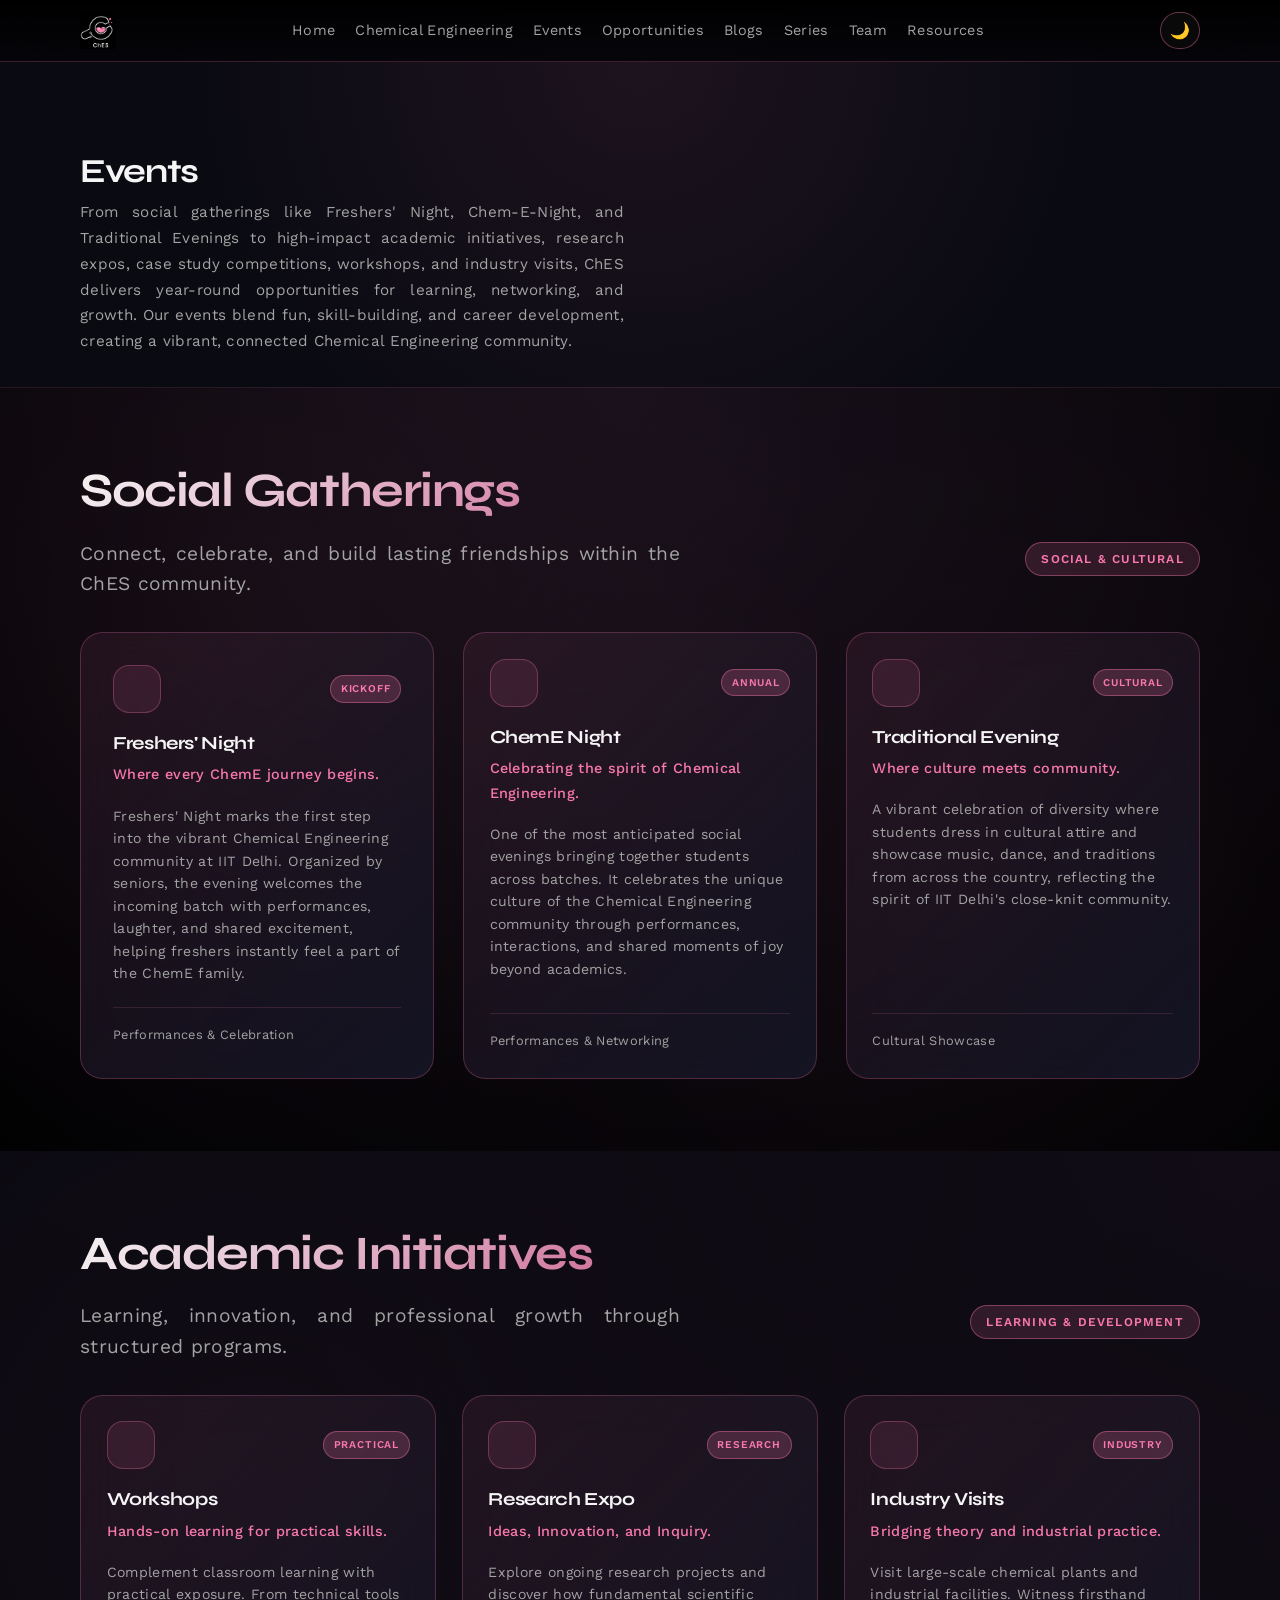
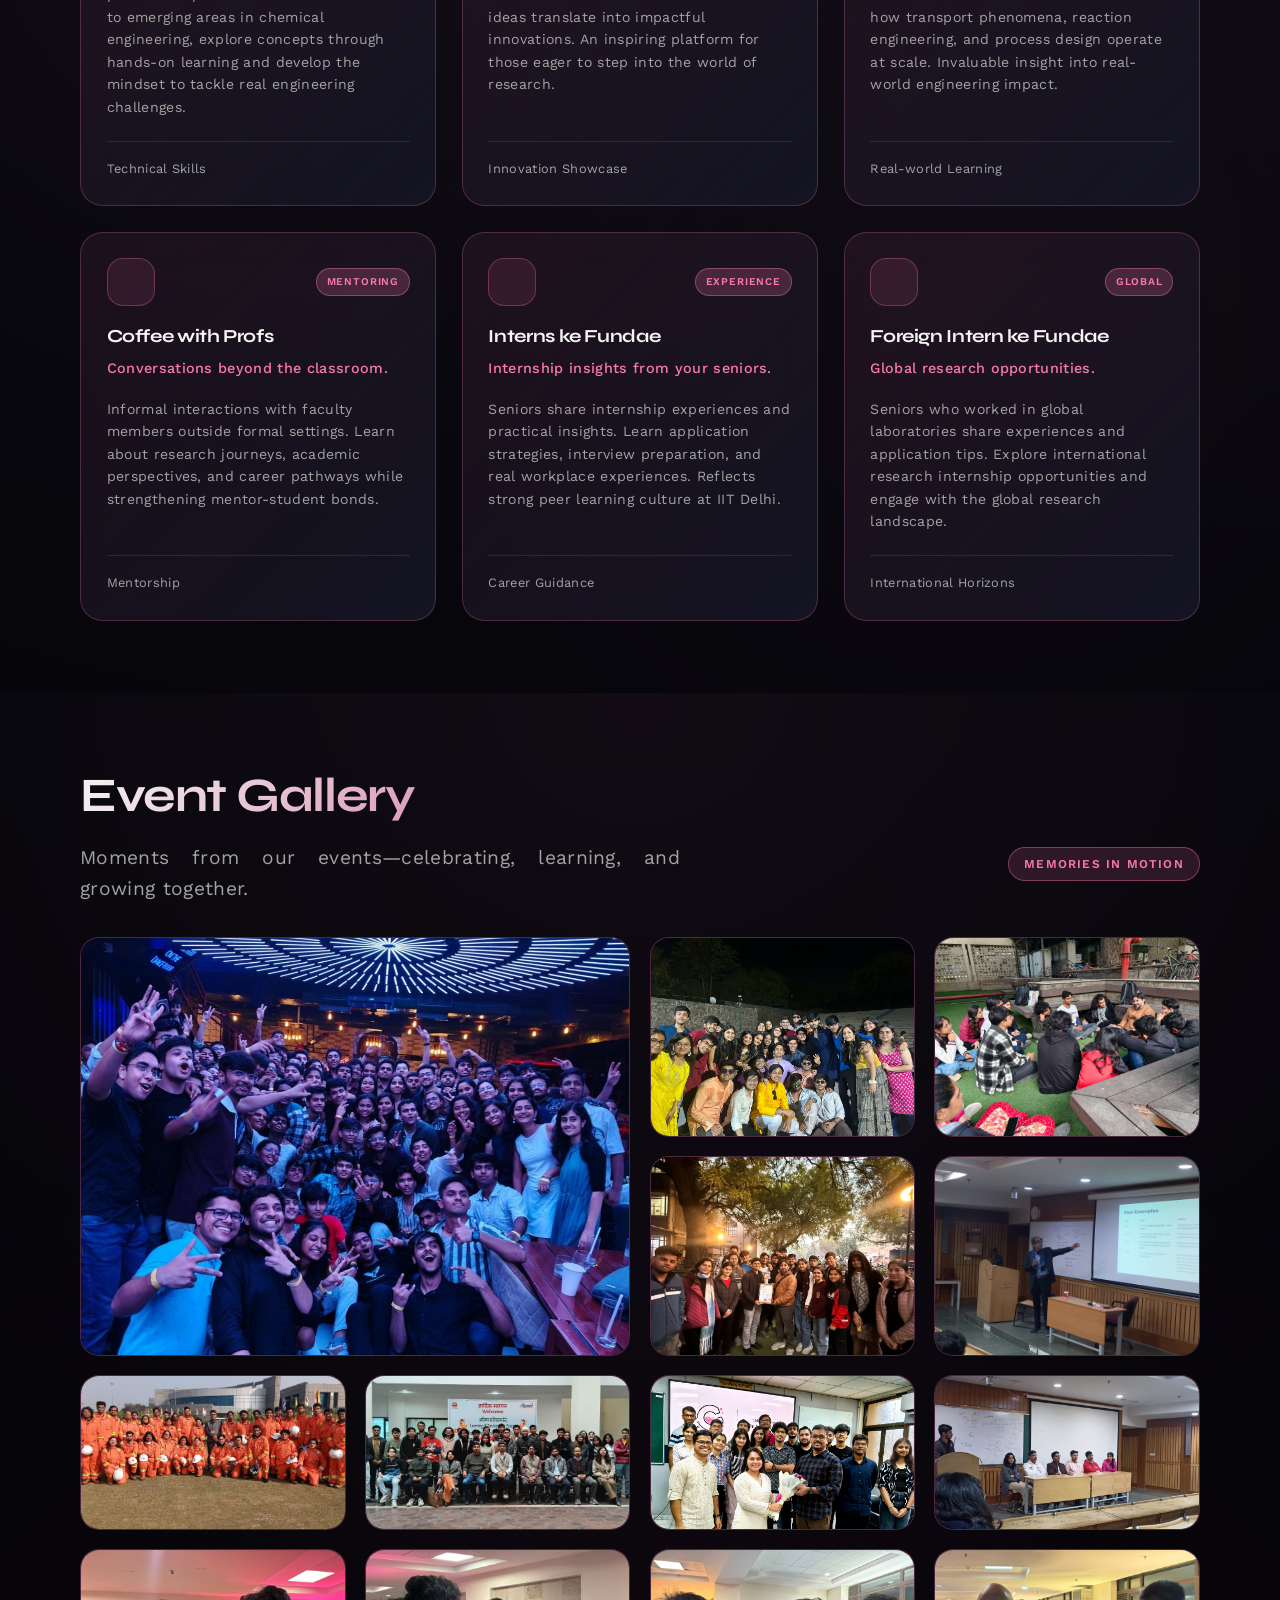
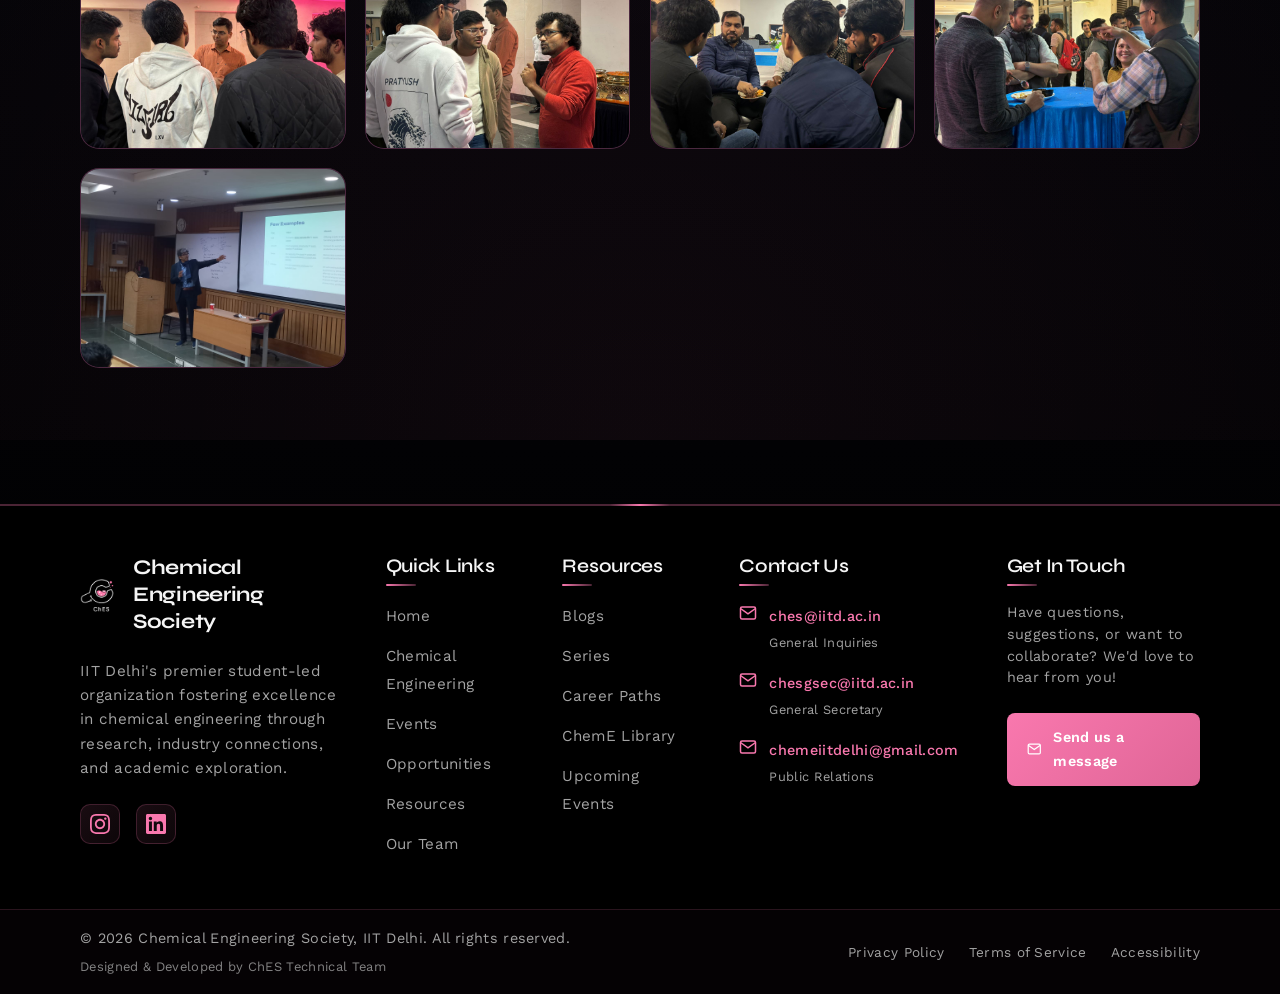
<file: events.html>
<!DOCTYPE html>
<html lang="en">

<head>
  <meta charset="UTF-8" />
  <title>ChES – Events</title>
  <meta name="viewport" content="width=device-width, initial-scale=1" />
  <link rel="stylesheet" href="styles.css" />
</head>

<body class="events-page">
  <header>
    <div class="container nav">
      <div class="nav-left">
        <img src="assets/logo-dark.png" alt="ChES" class="logo-img" width="150" height="50" />
      </div>
      <nav>
        <ul>
          <li><a href="index.html">Home</a></li>
          <li><a href="chemical-engineering.html">Chemical Engineering</a></li>
          <li><a href="events.html">Events</a></li>
          <li><a href="opportunities.html">Opportunities</a></li>
          <li><a href="blogs.html">Blogs</a></li>
          <li><a href="series.html">Series</a></li>
          <li><a href="team.html">Team</a></li>
          <li><a href="resources.html">Resources</a></li>
        </ul>
      </nav>
      <div class="nav-cta">
        <button id="theme-toggle" class="btn theme-toggle-btn">🌙</button>
        <button id="mobile-menu-toggle" class="mobile-menu-toggle" aria-label="Toggle navigation">
          <span></span>
          <span></span>
          <span></span>
        </button>
      </div>
    </div>
  </header>

  <main>
    <section class="page-header">
      <div class="container">
        <h1 class="page-title">Events</h1>
        <p class="page-subtitle">
          From social gatherings like Freshers' Night, Chem-E-Night, and Traditional Evenings to high-impact academic
          initiatives, research expos, case study competitions, workshops, and industry visits, ChES delivers year-round
          opportunities for learning, networking, and growth. Our events blend fun, skill-building, and career
          development, creating a vibrant, connected Chemical Engineering community. </p>
      </div>
    </section>

    <!-- Social Gatherings Section -->
    <section class="events-section social-events">
      <div class="container">
        <div class="section-header">
          <div>
            <h2 class="section-title">Social Gatherings</h2>
            <p class="section-subtitle">
              Connect, celebrate, and build lasting friendships within the ChES community.
            </p>
          </div>
          <div class="section-badge">Social & Cultural</div>
        </div>

        <div class="events-grid">
          <article class="event-card event-card-featured">
            <div class="event-card-header">
              <div class="event-icon"></div>
              <span class="event-badge">Kickoff</span>
            </div>
            <h3 class="event-title">Freshers' Night</h3>
            <p class="event-tagline">Where every ChemE journey begins.</p>
            <p class="event-description">
              Freshers' Night marks the first step into the vibrant Chemical Engineering community at IIT Delhi.
              Organized by seniors, the evening welcomes the incoming batch with performances, laughter, and shared
              excitement, helping freshers instantly feel a part of the ChemE family.
            </p>
            <div class="event-meta">
              <span class="meta-item">Performances & Celebration</span>
            </div>
          </article>

          <article class="event-card">
            <div class="event-card-header">
              <div class="event-icon"></div>
              <span class="event-badge">Annual</span>
            </div>
            <h3 class="event-title">ChemE Night</h3>
            <p class="event-tagline">Celebrating the spirit of Chemical Engineering.</p>
            <p class="event-description">
              One of the most anticipated social evenings bringing together students across batches. It celebrates the
              unique culture of the Chemical Engineering community through performances, interactions, and shared
              moments of joy beyond academics.
            </p>
            <div class="event-meta">
              <span class="meta-item">Performances & Networking</span>
            </div>
          </article>

          <article class="event-card">
            <div class="event-card-header">
              <div class="event-icon"></div>
              <span class="event-badge">Cultural</span>
            </div>
            <h3 class="event-title">Traditional Evening</h3>
            <p class="event-tagline">Where culture meets community.</p>
            <p class="event-description">
              A vibrant celebration of diversity where students dress in cultural attire and showcase music, dance, and
              traditions from across the country, reflecting the spirit of IIT Delhi's close-knit community.
            </p>
            <div class="event-meta">
              <span class="meta-item">Cultural Showcase</span>
            </div>
          </article>
        </div>
      </div>
    </section>

    <!-- Academic Initiatives Section -->
    <section class="events-section academic-events">
      <div class="container">
        <div class="section-header">
          <div>
            <h2 class="section-title">Academic Initiatives</h2>
            <p class="section-subtitle">
              Learning, innovation, and professional growth through structured programs.
            </p>
          </div>
          <div class="section-badge">Learning & Development</div>
        </div>

        <div class="events-grid-6">
          <article class="event-card">
            <div class="event-card-header">
              <div class="event-icon"></div>
              <span class="event-badge">Practical</span>
            </div>
            <h3 class="event-title">Workshops</h3>
            <p class="event-tagline">Hands-on learning for practical skills.</p>
            <p class="event-description">
              Complement classroom learning with practical exposure. From technical tools to emerging areas in chemical
              engineering, explore concepts through hands-on learning and develop the mindset to tackle real engineering
              challenges.
            </p>
            <div class="event-meta">
              <span class="meta-item">Technical Skills</span>
            </div>
          </article>

          <article class="event-card">
            <div class="event-card-header">
              <div class="event-icon"></div>
              <span class="event-badge">Research</span>
            </div>
            <h3 class="event-title">Research Expo</h3>
            <p class="event-tagline">Ideas, Innovation, and Inquiry.</p>
            <p class="event-description">
              Explore ongoing research projects and discover how fundamental scientific ideas translate into impactful
              innovations. An inspiring platform for those eager to step into the world of research.
            </p>
            <div class="event-meta">
              <span class="meta-item">Innovation Showcase</span>
            </div>
          </article>

          <article class="event-card">
            <div class="event-card-header">
              <div class="event-icon"></div>
              <span class="event-badge">Industry</span>
            </div>
            <h3 class="event-title">Industry Visits</h3>
            <p class="event-tagline">Bridging theory and industrial practice.</p>
            <p class="event-description">
              Visit large-scale chemical plants and industrial facilities. Witness firsthand how transport phenomena,
              reaction engineering, and process design operate at scale. Invaluable insight into real-world engineering
              impact.
            </p>
            <div class="event-meta">
              <span class="meta-item">Real-world Learning</span>
            </div>
          </article>

          <article class="event-card">
            <div class="event-card-header">
              <div class="event-icon"></div>
              <span class="event-badge">Mentoring</span>
            </div>
            <h3 class="event-title">Coffee with Profs</h3>
            <p class="event-tagline">Conversations beyond the classroom.</p>
            <p class="event-description">
              Informal interactions with faculty members outside formal settings. Learn about research journeys,
              academic perspectives, and career pathways while strengthening mentor-student bonds.
            </p>
            <div class="event-meta">
              <span class="meta-item">Mentorship</span>
            </div>
          </article>

          <article class="event-card">
            <div class="event-card-header">
              <div class="event-icon"></div>
              <span class="event-badge">Experience</span>
            </div>
            <h3 class="event-title">Interns ke Fundae</h3>
            <p class="event-tagline">Internship insights from your seniors.</p>
            <p class="event-description">
              Seniors share internship experiences and practical insights. Learn application strategies, interview
              preparation, and real workplace experiences. Reflects strong peer learning culture at IIT Delhi.
            </p>
            <div class="event-meta">
              <span class="meta-item">Career Guidance</span>
            </div>
          </article>

          <article class="event-card">
            <div class="event-card-header">
              <div class="event-icon"></div>
              <span class="event-badge">Global</span>
            </div>
            <h3 class="event-title">Foreign Intern ke Fundae</h3>
            <p class="event-tagline">Global research opportunities.</p>
            <p class="event-description">
              Seniors who worked in global laboratories share experiences and application tips. Explore international
              research internship opportunities and engage with the global research landscape.
            </p>
            <div class="event-meta">
              <span class="meta-item">International Horizons</span>
            </div>
          </article>
        </div>
      </div>
    </section>

    <!-- Event Gallery Section -->
    <section class="event-gallery-section">
      <div class="container">
        <div class="section-header">
          <div>
            <h2 class="section-title">Event Gallery</h2>
            <p class="section-subtitle">
              Moments from our events—celebrating, learning, and growing together.
            </p>
          </div>
          <div class="section-badge">Memories in Motion</div>
        </div>

        <div class="gallery-grid-enhanced">
          <div class="gallery-item gallery-item-large">
            <div class="gallery-image-wrapper">
              <img src="images/freshers party.jpeg" alt="Freshers' Party" loading="lazy" width="600" height="400" />
              <div class="gallery-overlay">
                <p class="gallery-caption">Freshers' Party</p>
              </div>
            </div>
          </div>
          <div class="gallery-item">
            <div class="gallery-image-wrapper">
              <img src="images/ChemE night.jpeg" alt="ChemE Night" loading="lazy" width="600" height="400" />
              <div class="gallery-overlay">
                <p class="gallery-caption">ChemE Night</p>
              </div>
            </div>
          </div>
          <div class="gallery-item">
            <div class="gallery-image-wrapper">
              <img src="images/coffee with profs.jpeg" alt="Coffee with Profs" loading="lazy" width="600"
                height="400" />
              <div class="gallery-overlay">
                <p class="gallery-caption">Coffee with Profs</p>
              </div>
            </div>
          </div>
          <div class="gallery-item">
            <div class="gallery-image-wrapper">
              <img src="images/coffee with profs 2.jpeg" alt="Coffee with Profs" loading="lazy" width="600"
                height="400" />
              <div class="gallery-overlay">
                <p class="gallery-caption">Coffee with Profs</p>
              </div>
            </div>
          </div>
          <div class="gallery-item">
            <div class="gallery-image-wrapper">
              <img src="images/workshop session.jpeg" alt="Workshop Session" loading="lazy" width="600" height="400" />
              <div class="gallery-overlay">
                <p class="gallery-caption">Workshop Session</p>
              </div>
            </div>
          </div>
          <div class="gallery-item">
            <div class="gallery-image-wrapper">
              <img src="images/industry visit.jpeg" alt="Industry Visit" loading="lazy" width="600" height="400" />
              <div class="gallery-overlay">
                <p class="gallery-caption">Industry Visit</p>
              </div>
            </div>
          </div>
          <div class="gallery-item">
            <div class="gallery-image-wrapper">
              <img src="images/industry visit 2.jpeg" alt="Industry Visit" loading="lazy" width="600" height="400" />
              <div class="gallery-overlay">
                <p class="gallery-caption">Industry Visit</p>
              </div>
            </div>
          </div>
          <div class="gallery-item">
            <div class="gallery-image-wrapper">
              <img src="images/alumni talk.jpeg" alt="Alumni Talk" loading="lazy" width="600" height="400" />
              <div class="gallery-overlay">
                <p class="gallery-caption">Alumni Talk</p>
              </div>
            </div>
          </div>
          <div class="gallery-item">
            <div class="gallery-image-wrapper">
              <img src="images/peer learning session.jpeg" alt="Peer Learning Session" loading="lazy" width="600"
                height="400" />
              <div class="gallery-overlay">
                <p class="gallery-caption">Peer Learning Session</p>
              </div>
            </div>
          </div>
          <div class="gallery-item">
            <div class="gallery-image-wrapper">
              <img src="images/stic dinner 1.jpeg" alt="STIC Dinner" loading="lazy" width="600" height="400" />
              <div class="gallery-overlay">
                <p class="gallery-caption">STIC Dinner</p>
              </div>
            </div>
          </div>
          <div class="gallery-item">
            <div class="gallery-image-wrapper">
              <img src="images/stic dinner 2.jpeg" alt="STIC Dinner" loading="lazy" width="600" height="400" />
              <div class="gallery-overlay">
                <p class="gallery-caption">STIC Dinner</p>
              </div>
            </div>
          </div>
          <div class="gallery-item">
            <div class="gallery-image-wrapper">
              <img src="images/stic dinner 3.jpeg" alt="STIC Dinner" loading="lazy" width="600" height="400" />
              <div class="gallery-overlay">
                <p class="gallery-caption">STIC Dinner</p>
              </div>
            </div>
          </div>
          <div class="gallery-item">
            <div class="gallery-image-wrapper">
              <img src="images/stic dinner 4.jpeg" alt="STIC Dinner" loading="lazy" width="600" height="400" />
              <div class="gallery-overlay">
                <p class="gallery-caption">STIC Dinner</p>
              </div>
            </div>
          </div>
          <div class="gallery-item">
            <div class="gallery-image-wrapper">
              <img src="images/WhatsApp Image 2026-03-25 at 15.42.12.jpeg" alt="ChES Event" loading="lazy" width="600"
                height="400" />
              <div class="gallery-overlay">
                <p class="gallery-caption">ChES Event</p>
              </div>
            </div>
          </div>
        </div>
      </div>
    </section>
  </main>

  <footer>
    <div class="footer-main">
      <div class="container">
        <div class="footer-content">
          <!-- Company Info -->
          <div class="footer-section">
            <div class="footer-logo">
              <div class="footer-logo-container">
                <img src="assets/logo-dark.png" alt="ChES IIT Delhi" class="footer-logo-img logo-dark" width="150"
                  height="50" />
                <img src="assets/logo-light.jpeg" alt="ChES IIT Delhi" class="footer-logo-img logo-light" width="150"
                  height="50" />
              </div>
              <h3>Chemical Engineering Society</h3>
            </div>
            <p class="footer-description">
              IIT Delhi's premier student-led organization fostering excellence in chemical engineering through
              research, industry connections, and academic exploration.
            </p>
            <div class="footer-social">
              <a href="https://www.instagram.com/ches_iitdelhi/" target="_blank" rel="noopener noreferrer"
                class="social-link instagram">
                <svg viewBox="0 0 24 24" fill="currentColor">
                  <path
                    d="M12 2.163c3.204 0 3.584.012 4.85.07 3.252.148 4.771 1.691 4.919 4.919.058 1.265.069 1.645.069 4.849 0 3.205-.012 3.584-.069 4.849-.149 3.225-1.664 4.771-4.919 4.919-1.266.058-1.644.07-4.85.07-3.204 0-3.584-.012-4.849-.07-3.26-.149-4.771-1.699-4.919-4.92-.058-1.265-.07-1.644-.07-4.849 0-3.204.013-3.583.07-4.849.149-3.227 1.664-4.771 4.919-4.919 1.266-.057 1.645-.069 4.849-.069zm0-2.163c-3.259 0-3.667.014-4.947.072-4.358.2-6.78 2.618-6.98 6.98-.059 1.281-.073 1.689-.073 4.948 0 3.259.014 3.668.072 4.948.2 4.358 2.618 6.78 6.98 6.98 1.281.058 1.689.072 4.948.072 3.259 0 3.668-.014 4.948-.072 4.354-.2 6.782-2.618 6.979-6.98.059-1.28.073-1.689.073-4.948 0-3.259-.014-3.667-.072-4.947-.196-4.354-2.617-6.78-6.979-6.98-1.281-.059-1.69-.073-4.949-.073zm0 5.838c-3.403 0-6.162 2.759-6.162 6.162s2.759 6.163 6.162 6.163 6.162-2.759 6.162-6.163c0-3.403-2.759-6.162-6.162-6.162zm0 10.162c-2.209 0-4-1.79-4-4 0-2.209 1.791-4 4-4s4 1.791 4 4c0 2.21-1.791 4-4 4zm6.406-11.845c-.796 0-1.441.645-1.441 1.44s.645 1.44 1.441 1.44c.795 0 1.439-.645 1.439-1.44s-.644-1.44-1.439-1.44z" />
                </svg>
              </a>
              <a href="https://www.linkedin.com/company/chesiitd/posts/?feedView=all" target="_blank"
                rel="noopener noreferrer" class="social-link linkedin">
                <svg viewBox="0 0 24 24" fill="currentColor">
                  <path
                    d="M20.447 20.452h-3.554v-5.569c0-1.328-.027-3.037-1.852-3.037-1.853 0-2.136 1.445-2.136 2.939v5.667H9.351V9h3.414v1.561h.046c.477-.9 1.637-1.85 3.37-1.85 3.601 0 4.267 2.37 4.267 5.455v6.286zM5.337 7.433c-1.144 0-2.063-.926-2.063-2.065 0-1.138.92-2.063 2.063-2.063 1.14 0 2.064.925 2.064 2.063 0 1.139-.925 2.065-2.064 2.065zm1.782 13.019H3.555V9h3.564v11.452zM22.225 0H1.771C.792 0 0 .774 0 1.729v20.542C0 23.227.792 24 1.771 24h20.451C23.2 24 24 23.227 24 22.271V1.729C24 .774 23.2 0 22.222 0h.003z" />
                </svg>
              </a>
            </div>
          </div>

          <!-- Quick Links -->
          <div class="footer-section">
            <h4 class="footer-title">Quick Links</h4>
            <ul class="footer-links">
              <li><a href="index.html">Home</a></li>
              <li><a href="chemical-engineering.html">Chemical Engineering</a></li>
              <li><a href="events.html">Events</a></li>
              <li><a href="opportunities.html">Opportunities</a></li>
              <li><a href="resources.html">Resources</a></li>
              <li><a href="team.html">Our Team</a></li>
            </ul>
          </div>

          <!-- Resources -->
          <div class="footer-section">
            <h4 class="footer-title">Resources</h4>
            <ul class="footer-links">
              <li><a href="blogs.html">Blogs</a></li>
              <li><a href="series.html">Series</a></li>
              <li><a href="resources.html#career-paths">Career Paths</a></li>
              <li><a href="resources.html#library">ChemE Library</a></li>
              <li><a href="events.html">Upcoming Events</a></li>
            </ul>
          </div>

          <!-- Contact Info -->
          <div class="footer-section">
            <h4 class="footer-title">Contact Us</h4>
            <div class="footer-contact">
              <div class="contact-item">
                <svg viewBox="0 0 24 24" fill="none" stroke="currentColor" stroke-width="2">
                  <path d="M4 4h16c1.1 0 2 .9 2 2v12c0 1.1-.9 2-2 2H4c-1.1 0-2-.9-2-2V6c0-1.1.9-2 2-2z"></path>
                  <polyline points="22,6 12,13 2,6"></polyline>
                </svg>
                <div>
                  <a href="mailto:ches@iitd.ac.in">ches@iitd.ac.in</a>
                  <span class="contact-label">General Inquiries</span>
                </div>
              </div>
              <div class="contact-item">
                <svg viewBox="0 0 24 24" fill="none" stroke="currentColor" stroke-width="2">
                  <path d="M4 4h16c1.1 0 2 .9 2 2v12c0 1.1-.9 2-2 2H4c-1.1 0-2-.9-2-2V6c0-1.1.9-2 2-2z"></path>
                  <polyline points="22,6 12,13 2,6"></polyline>
                </svg>
                <div>
                  <a href="mailto:chesgsec@iitd.ac.in">chesgsec@iitd.ac.in</a>
                  <span class="contact-label">General Secretary</span>
                </div>
              </div>
              <div class="contact-item">
                <svg viewBox="0 0 24 24" fill="none" stroke="currentColor" stroke-width="2">
                  <path d="M4 4h16c1.1 0 2 .9 2 2v12c0 1.1-.9 2-2 2H4c-1.1 0-2-.9-2-2V6c0-1.1.9-2 2-2z"></path>
                  <polyline points="22,6 12,13 2,6"></polyline>
                </svg>
                <div>
                  <a href="mailto:chemeiitdelhi@gmail.com">chemeiitdelhi@gmail.com</a>
                  <span class="contact-label">Public Relations</span>
                </div>
              </div>
            </div>
          </div>

          <!-- Contact Message -->
          <div class="footer-section">
            <h4 class="footer-title">Get In Touch</h4>
            <p class="contact-message">
              Have questions, suggestions, or want to collaborate? We'd love to hear from you!
            </p>
            <a href="mailto:ches@iitd.ac.in" class="contact-mail-btn">
              <svg viewBox="0 0 24 24" fill="none" stroke="currentColor" stroke-width="2">
                <path d="M4 4h16c1.1 0 2 .9 2 2v12c0 1.1-.9 2-2 2H4c-1.1 0-2-.9-2-2V6c0-1.1.9-2 2-2z"></path>
                <polyline points="22,6 12,13 2,6"></polyline>
              </svg>
              <span>Send us a message</span>
            </a>
          </div>
        </div>
      </div>
    </div>

    <!-- Footer Bottom -->
    <div class="footer-bottom">
      <div class="container">
        <div class="footer-bottom-content">
          <div class="footer-copyright">
            <p>© 2026 Chemical Engineering Society, IIT Delhi. All rights reserved.</p>
            <p class="developer-credit" style="font-size: 0.9em; margin-top: 5px; opacity: 0.8;"> Designed & Developed
              by ChES Technical Team
            </p>
          </div>
          <div class="footer-bottom-links">
            <a href="privacy-policy.html">Privacy Policy</a>
            <a href="terms-of-service.html">Terms of Service</a>
            <a href="accessibility.html">Accessibility</a>
          </div>
        </div>
      </div>
    </div>
  </footer>
  <script>
    const themeToggle = document.getElementById('theme-toggle');
    const body = document.body;
    const logo = document.querySelector('.logo-img');

    // Check for saved theme preference or default to dark
    const currentTheme = localStorage.getItem('theme') || 'dark';
    if (currentTheme === 'light') {
      body.classList.add('light-mode');
      themeToggle.textContent = '☀️';
      if (logo) logo.src = 'assets/logo-light.jpeg';
    } else {
      themeToggle.textContent = '🌙';
      if (logo) logo.src = 'assets/logo-dark.png';
    }

    themeToggle.addEventListener('click', () => {
      body.classList.toggle('light-mode');
      const isLight = body.classList.contains('light-mode');
      themeToggle.textContent = isLight ? '☀️' : '🌙';
      if (logo) logo.src = isLight ? 'assets/logo-light.jpeg' : 'assets/logo-dark.png';
      localStorage.setItem('theme', isLight ? 'light' : 'dark');
    });

    // Mobile menu toggle
    const mobileMenuToggle = document.getElementById('mobile-menu-toggle');
    const navMenu = document.querySelector('nav');

    if (mobileMenuToggle && navMenu) {
      mobileMenuToggle.addEventListener('click', () => {
        navMenu.classList.toggle('active');
        mobileMenuToggle.classList.toggle('open');
      });
    }

    // Scroll-triggered animations
    const observerOptions = {
      threshold: 0.1,
      rootMargin: '0px 0px -50px 0px'
    };

    const observer = new IntersectionObserver((entries) => {
      entries.forEach(entry => {
        if (entry.isIntersecting) {
          entry.target.style.opacity = '1';
          entry.target.style.transform = 'translateY(0)';
          observer.unobserve(entry.target);
        }
      });
    }, observerOptions);

    // Observe all cards and sections
    document.querySelectorAll('.feature-card, .blog-list-item, .event-card, .team-profile, .stat-item, .resource-card, .opp-card').forEach(el => {
      el.style.opacity = '0';
      el.style.transform = 'translateY(30px)';
      observer.observe(el);
    });
  </script>
</body>

</html>
</file>
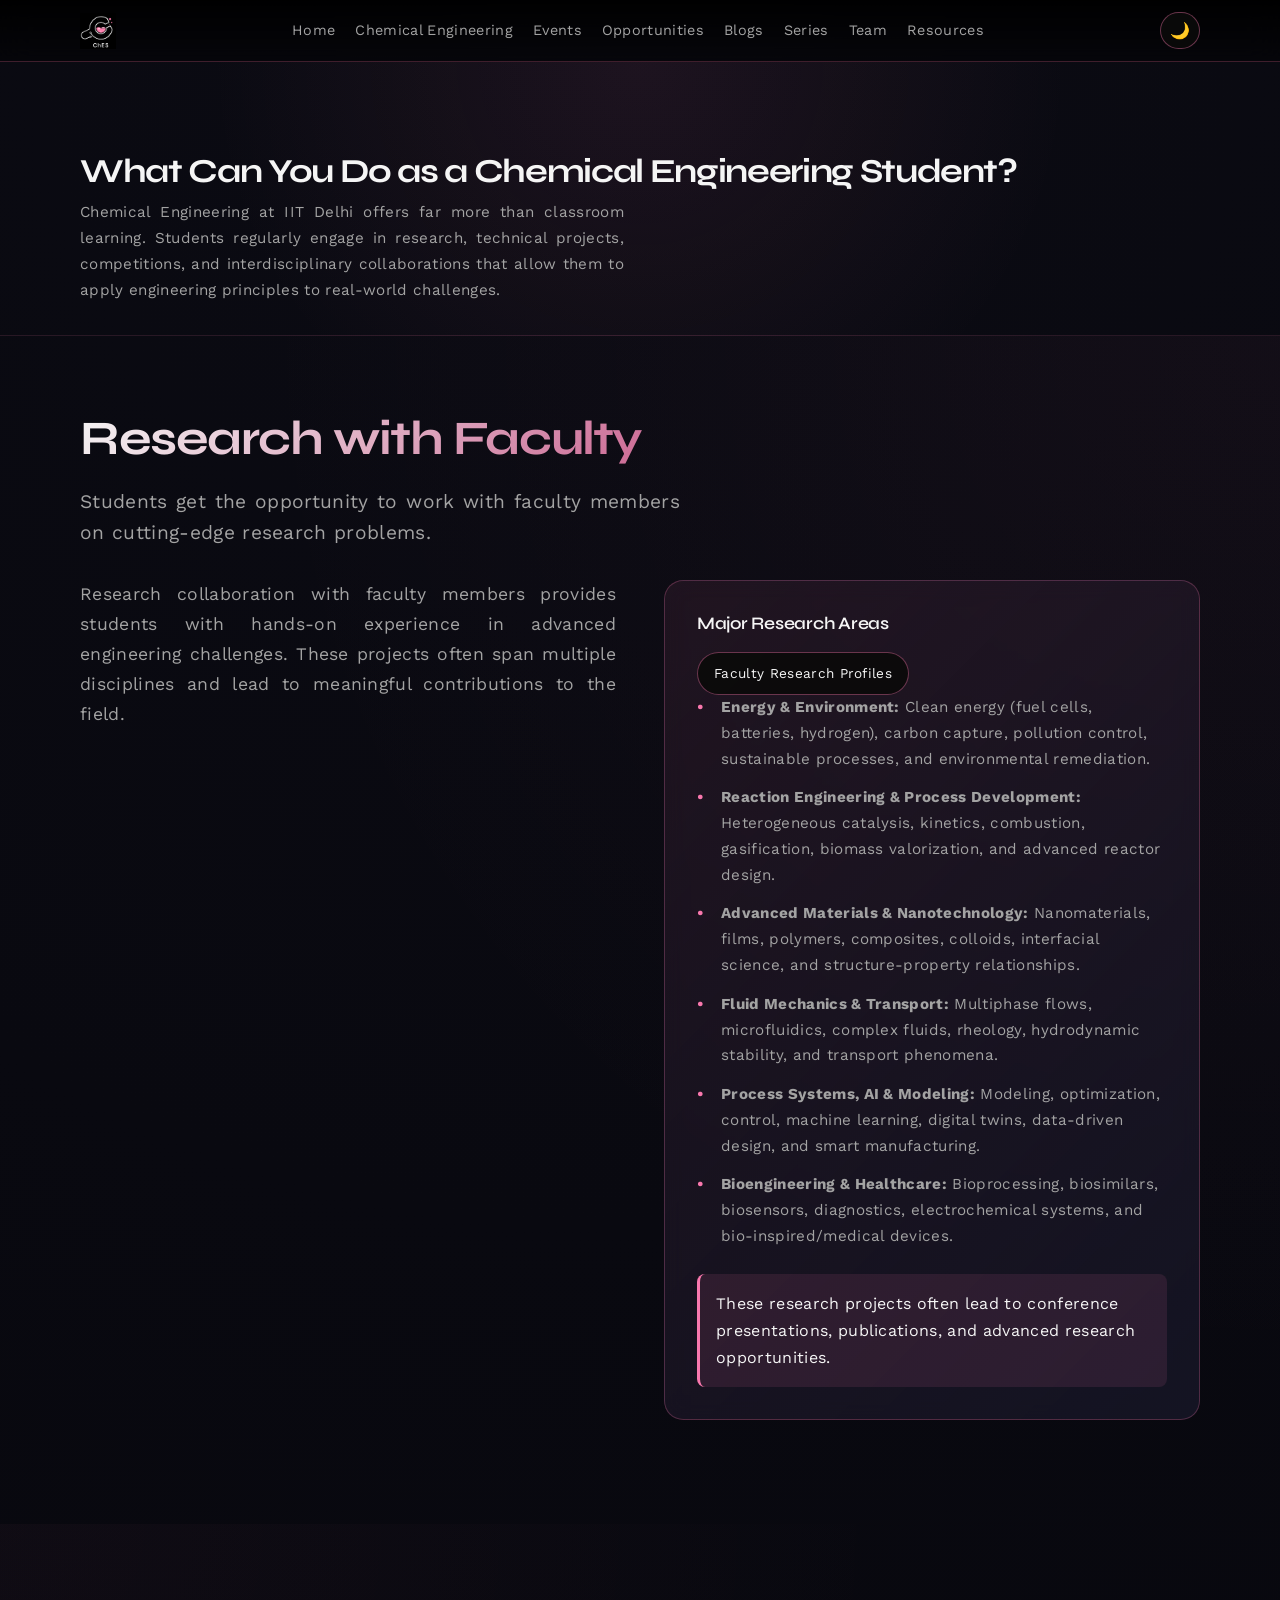
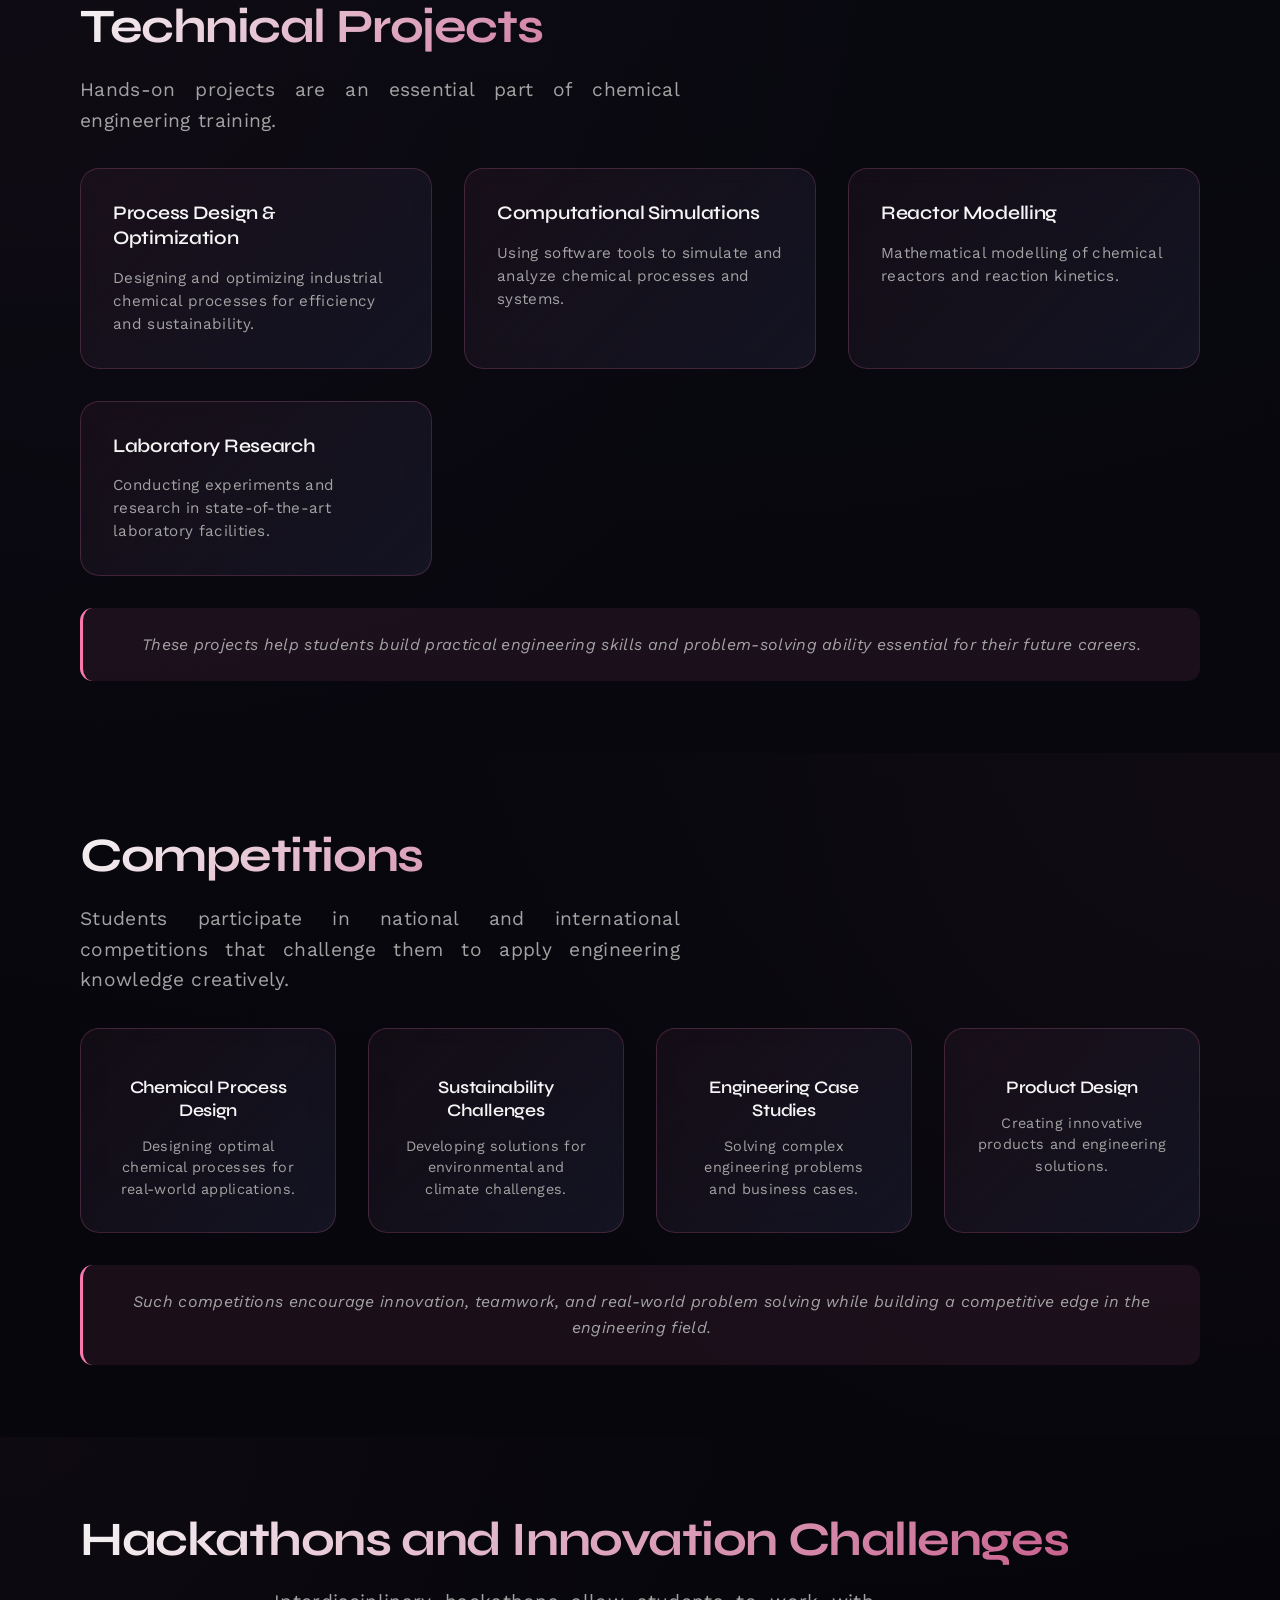
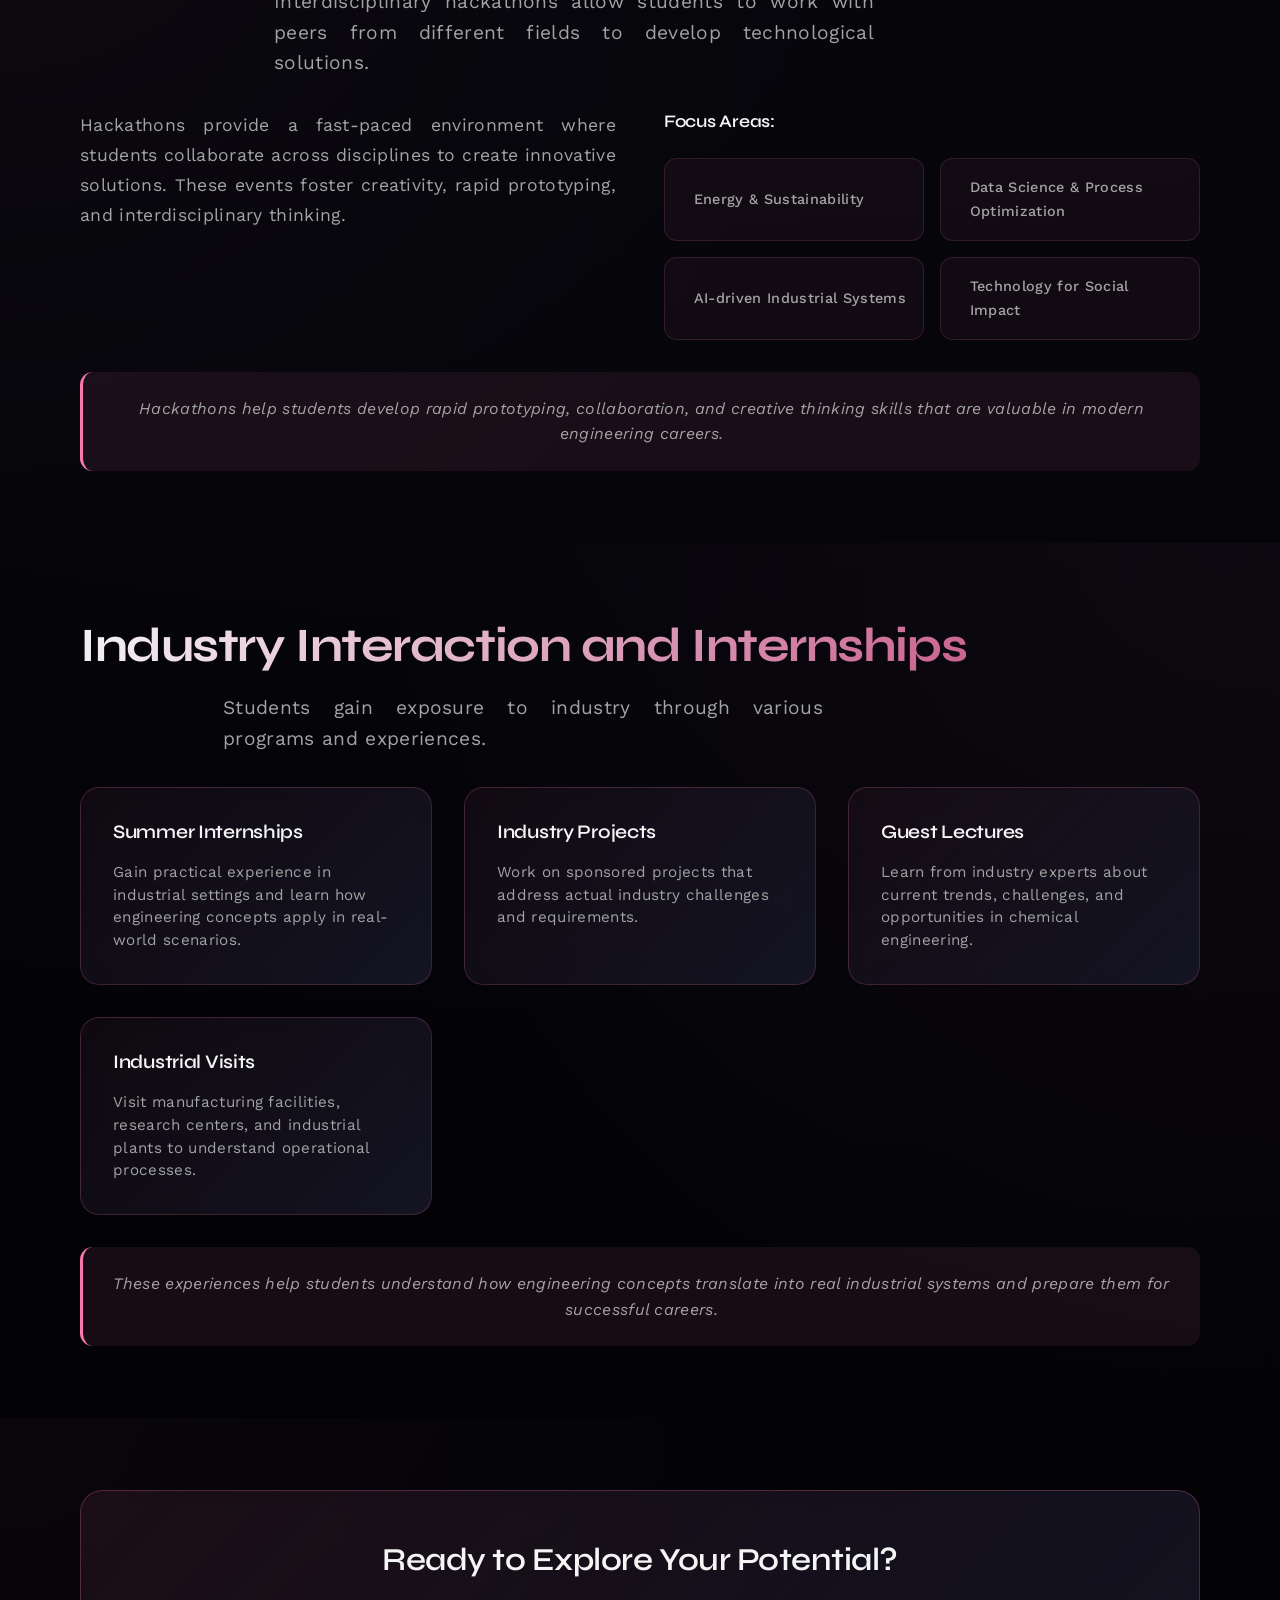
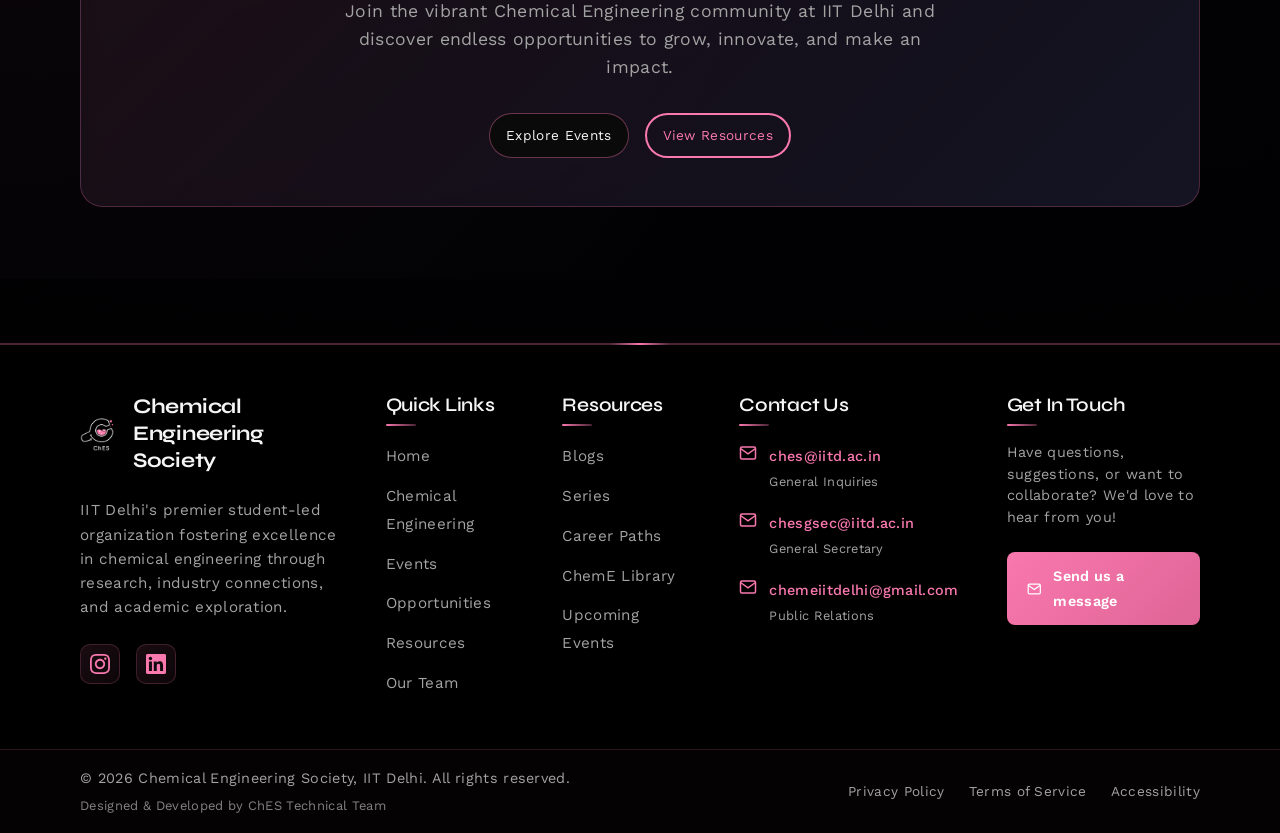
<file: opportunities.html>
<!DOCTYPE html>
<html lang="en">

<head>
  <meta charset="UTF-8" />
  <title>ChES – Opportunities</title>
  <meta name="viewport" content="width=device-width, initial-scale=1" />
  <link rel="stylesheet" href="styles.css" />
</head>

<body class="opportunities-page">
  <header>
    <div class="container nav">
      <div class="nav-left">
        <img src="assets/logo-dark.png" alt="ChES" class="logo-img" />
      </div>
      <nav>
        <ul>
          <li><a href="index.html">Home</a></li>
          <li><a href="chemical-engineering.html">Chemical Engineering</a></li>
          <li><a href="events.html">Events</a></li>
          <li><a href="opportunities.html">Opportunities</a></li>
          <li><a href="blogs.html">Blogs</a></li>
          <li><a href="series.html">Series</a></li>
          <li><a href="team.html">Team</a></li>
          <li><a href="resources.html">Resources</a></li>
        </ul>
      </nav>
      <div class="nav-cta">
        <button id="theme-toggle" class="btn theme-toggle-btn">🌙</button>
        <button id="mobile-menu-toggle" class="mobile-menu-toggle" aria-label="Toggle navigation">
          <span></span>
          <span></span>
          <span></span>
        </button>
      </div>
    </div>
  </header>

  <main>
    <section class="page-header">
      <div class="container">
        <h1 class="page-title">What Can You Do as a Chemical Engineering Student?</h1>
        <p class="page-subtitle">
          Chemical Engineering at IIT Delhi offers far more than classroom learning. Students regularly engage in
          research, technical projects, competitions, and interdisciplinary collaborations that allow them to apply
          engineering principles to real-world challenges.
        </p>
      </div>
    </section>

    <!-- Research with Faculty -->
    <section class="opp-section">
      <div class="container">
        <div class="section-header">
          <div>
            <h2 class="section-title">Research with Faculty</h2>
            <p class="section-subtitle">
              Students get the opportunity to work with faculty members on cutting-edge research problems.
            </p>
          </div>
        </div>

        <div class="opp-content-grid">
          <div class="opp-content-main">
            <p class="opp-description">
              Research collaboration with faculty members provides students with hands-on experience in advanced
              engineering challenges. These projects often span multiple disciplines and lead to meaningful
              contributions to the field.
            </p>
          </div>

          <div class="opp-highlights">
            <h3 class="opp-highlights-title">Major Research Areas</h3>
            <p>
              <a href="https://chemical.iitd.ac.in/faculties/" target="_blank" rel="noopener noreferrer"
                class="btn">Faculty Research Profiles</a>
            </p>
            <ul class="opp-highlights-list">
              <li><strong>Energy &amp; Environment:</strong> Clean energy (fuel cells, batteries, hydrogen), carbon
                capture, pollution control, sustainable processes, and environmental remediation.</li>
              <li><strong>Reaction Engineering &amp; Process Development:</strong> Heterogeneous catalysis, kinetics,
                combustion, gasification, biomass valorization, and advanced reactor design.</li>
              <li><strong>Advanced Materials &amp; Nanotechnology:</strong> Nanomaterials, films, polymers, composites,
                colloids, interfacial science, and structure-property relationships.</li>
              <li><strong>Fluid Mechanics &amp; Transport:</strong> Multiphase flows, microfluidics, complex fluids,
                rheology, hydrodynamic stability, and transport phenomena.</li>
              <li><strong>Process Systems, AI &amp; Modeling:</strong> Modeling, optimization, control, machine
                learning, digital twins, data-driven design, and smart manufacturing.</li>
              <li><strong>Bioengineering &amp; Healthcare:</strong> Bioprocessing, biosimilars, biosensors, diagnostics,
                electrochemical systems, and bio-inspired/medical devices.</li>
            </ul>
            <div class="opp-insight">
              <p>These research projects often lead to conference presentations, publications, and advanced research
                opportunities.</p>
            </div>
          </div>
        </div>
      </div>
    </section>

    <!-- Technical Projects -->
    <section class="opp-section">
      <div class="container">
        <div class="section-header">
          <div>
            <h2 class="section-title">Technical Projects</h2>
            <p class="section-subtitle">
              Hands-on projects are an essential part of chemical engineering training.
            </p>
          </div>
        </div>

        <div class="opp-projects-grid">
          <div class="opp-project-card">
            <h3 class="opp-project-title">Process Design & Optimization</h3>
            <p>Designing and optimizing industrial chemical processes for efficiency and sustainability.</p>
          </div>

          <div class="opp-project-card">
            <h3 class="opp-project-title">Computational Simulations</h3>
            <p>Using software tools to simulate and analyze chemical processes and systems.</p>
          </div>

          <div class="opp-project-card">
            <h3 class="opp-project-title">Reactor Modelling</h3>
            <p>Mathematical modelling of chemical reactors and reaction kinetics.</p>
          </div>

          <div class="opp-project-card">
            <h3 class="opp-project-title">Laboratory Research</h3>
            <p>Conducting experiments and research in state-of-the-art laboratory facilities.</p>
          </div>
        </div>

        <div class="opp-insight-box">
          <p>These projects help students build practical engineering skills and problem-solving ability essential for
            their future careers.</p>
        </div>
      </div>
    </section>

    <!-- Competitions -->
    <section class="opp-section">
      <div class="container">
        <div class="section-header">
          <div>
            <h2 class="section-title">Competitions</h2>
            <p class="section-subtitle">
              Students participate in national and international competitions that challenge them to apply engineering
              knowledge creatively.
            </p>
          </div>
        </div>

        <div class="opp-competitions-grid">
          <div class="opp-competition-card">
            <div class="opp-competition-icon"></div>
            <h3>Chemical Process Design</h3>
            <p>Designing optimal chemical processes for real-world applications.</p>
          </div>

          <div class="opp-competition-card">
            <div class="opp-competition-icon"></div>
            <h3>Sustainability Challenges</h3>
            <p>Developing solutions for environmental and climate challenges.</p>
          </div>

          <div class="opp-competition-card">
            <div class="opp-competition-icon"></div>
            <h3>Engineering Case Studies</h3>
            <p>Solving complex engineering problems and business cases.</p>
          </div>

          <div class="opp-competition-card">
            <div class="opp-competition-icon"></div>
            <h3>Product Design</h3>
            <p>Creating innovative products and engineering solutions.</p>
          </div>
        </div>

        <div class="opp-insight-box">
          <p>Such competitions encourage innovation, teamwork, and real-world problem solving while building a
            competitive edge in the engineering field.</p>
        </div>
      </div>
    </section>

    <!-- Hackathons and Innovation Challenges -->
    <section class="opp-section">
      <div class="container">
        <div class="section-header">
          <div>
            <h2 class="section-title">Hackathons and Innovation Challenges</h2>
            <p class="section-subtitle">
              Interdisciplinary hackathons allow students to work with peers from different fields to develop
              technological solutions.
            </p>
          </div>
        </div>

        <div class="opp-hackathon-content">
          <div class="opp-hackathon-main">
            <p class="opp-description">
              Hackathons provide a fast-paced environment where students collaborate across disciplines to create
              innovative solutions. These events foster creativity, rapid prototyping, and interdisciplinary thinking.
            </p>
          </div>

          <div class="opp-hackathon-focus">
            <h3>Focus Areas:</h3>
            <div class="opp-focus-grid">
              <div class="opp-focus-item">
                <div class="opp-focus-icon"></div>
                <span>Energy & Sustainability</span>
              </div>
              <div class="opp-focus-item">
                <div class="opp-focus-icon"></div>
                <span>Data Science & Process Optimization</span>
              </div>
              <div class="opp-focus-item">
                <div class="opp-focus-icon"></div>
                <span>AI-driven Industrial Systems</span>
              </div>
              <div class="opp-focus-item">
                <div class="opp-focus-icon"></div>
                <span>Technology for Social Impact</span>
              </div>
            </div>
          </div>
        </div>

        <div class="opp-insight-box">
          <p>Hackathons help students develop rapid prototyping, collaboration, and creative thinking skills that are
            valuable in modern engineering careers.</p>
        </div>
      </div>
    </section>

    <!-- Industry Interaction and Internships -->
    <section class="opp-section">
      <div class="container">
        <div class="section-header">
          <div>
            <h2 class="section-title">Industry Interaction and Internships</h2>
            <p class="section-subtitle">
              Students gain exposure to industry through various programs and experiences.
            </p>
          </div>
        </div>

        <div class="opp-industry-grid">
          <div class="opp-industry-card">
            <h3 class="opp-industry-title">Summer Internships</h3>
            <p>Gain practical experience in industrial settings and learn how engineering concepts apply in real-world
              scenarios.</p>
          </div>

          <div class="opp-industry-card">
            <h3 class="opp-industry-title">Industry Projects</h3>
            <p>Work on sponsored projects that address actual industry challenges and requirements.</p>
          </div>

          <div class="opp-industry-card">
            <h3 class="opp-industry-title">Guest Lectures</h3>
            <p>Learn from industry experts about current trends, challenges, and opportunities in chemical engineering.
            </p>
          </div>

          <div class="opp-industry-card">
            <h3 class="opp-industry-title">Industrial Visits</h3>
            <p>Visit manufacturing facilities, research centers, and industrial plants to understand operational
              processes.</p>
          </div>
        </div>

        <div class="opp-insight-box">
          <p>These experiences help students understand how engineering concepts translate into real industrial systems
            and prepare them for successful careers.</p>
        </div>
      </div>
    </section>

    <!-- Call to Action -->
    <section class="opp-section">
      <div class="container">
        <div class="opp-cta">
          <h2>Ready to Explore Your Potential?</h2>
          <p>Join the vibrant Chemical Engineering community at IIT Delhi and discover endless opportunities to grow,
            innovate, and make an impact.</p>
          <div class="opp-cta-buttons">
            <a href="events.html" class="btn btn-primary">Explore Events</a>
            <a href="resources.html" class="btn btn-secondary">View Resources</a>
          </div>
        </div>
      </div>
    </section>
  </main>

  <!-- Footer -->
  <footer>
    <div class="footer-main">
      <div class="container">
        <div class="footer-content">
          <!-- Company Info -->
          <div class="footer-section">
            <div class="footer-logo">
              <div class="footer-logo-container">
                <img src="assets/logo-dark.png" alt="ChES IIT Delhi" class="footer-logo-img logo-dark" />
                <img src="assets/logo-light.jpeg" alt="ChES IIT Delhi" class="footer-logo-img logo-light" />
              </div>
              <h3>Chemical Engineering Society</h3>
            </div>
            <p class="footer-description">
              IIT Delhi's premier student-led organization fostering excellence in chemical engineering through
              research, industry connections, and academic exploration.
            </p>
            <div class="footer-social">
              <a href="https://www.instagram.com/ches_iitdelhi/" target="_blank" rel="noopener noreferrer"
                class="social-link instagram">
                <svg viewBox="0 0 24 24" fill="currentColor">
                  <path
                    d="M12 2.163c3.204 0 3.584.012 4.85.07 3.252.148 4.771 1.691 4.919 4.919.058 1.265.069 1.645.069 4.849 0 3.205-.012 3.584-.069 4.849-.149 3.225-1.664 4.771-4.919 4.919-1.266.058-1.644.07-4.85.07-3.204 0-3.584-.012-4.849-.07-3.26-.149-4.771-1.699-4.919-4.92-.058-1.265-.07-1.644-.07-4.849 0-3.204.013-3.583.07-4.849.149-3.227 1.664-4.771 4.919-4.919 1.266-.057 1.645-.069 4.849-.069zm0-2.163c-3.259 0-3.667.014-4.947.072-4.358.2-6.78 2.618-6.98 6.98-.059 1.281-.073 1.689-.073 4.948 0 3.259.014 3.668.072 4.948.2 4.358 2.618 6.78 6.98 6.98 1.281.058 1.689.072 4.948.072 3.259 0 3.668-.014 4.948-.072 4.354-.2 6.782-2.618 6.979-6.98.059-1.28.073-1.689.073-4.948 0-3.259-.014-3.667-.072-4.947-.196-4.354-2.617-6.78-6.979-6.98-1.281-.059-1.69-.073-4.949-.073zm0 5.838c-3.403 0-6.162 2.759-6.162 6.162s2.759 6.163 6.162 6.163 6.162-2.759 6.162-6.163c0-3.403-2.759-6.162-6.162-6.162zm0 10.162c-2.209 0-4-1.79-4-4 0-2.209 1.791-4 4-4s4 1.791 4 4c0 2.21-1.791 4-4 4zm6.406-11.845c-.796 0-1.441.645-1.441 1.44s.645 1.44 1.441 1.44c.795 0 1.439-.645 1.439-1.44s-.644-1.44-1.439-1.44z" />
                </svg>
              </a>
              <a href="https://www.linkedin.com/company/chesiitd/posts/?feedView=all" target="_blank"
                rel="noopener noreferrer" class="social-link linkedin">
                <svg viewBox="0 0 24 24" fill="currentColor">
                  <path
                    d="M20.447 20.452h-3.554v-5.569c0-1.328-.027-3.037-1.852-3.037-1.853 0-2.136 1.445-2.136 2.939v5.667H9.351V9h3.414v1.561h.046c.477-.9 1.637-1.85 3.37-1.85 3.601 0 4.267 2.37 4.267 5.455v6.286zM5.337 7.433c-1.144 0-2.063-.926-2.063-2.065 0-1.138.92-2.063 2.063-2.063 1.14 0 2.064.925 2.064 2.063 0 1.139-.925 2.065-2.064 2.065zm1.782 13.019H3.555V9h3.564v11.452zM22.225 0H1.771C.792 0 0 .774 0 1.729v20.542C0 23.227.792 24 1.771 24h20.451C23.2 24 24 23.227 24 22.271V1.729C24 .774 23.2 0 22.222 0h.003z" />
                </svg>
              </a>
            </div>
          </div>

          <!-- Quick Links -->
          <div class="footer-section">
            <h4 class="footer-title">Quick Links</h4>
            <ul class="footer-links">
              <li><a href="index.html">Home</a></li>
              <li><a href="chemical-engineering.html">Chemical Engineering</a></li>
              <li><a href="events.html">Events</a></li>
              <li><a href="opportunities.html">Opportunities</a></li>
              <li><a href="resources.html">Resources</a></li>
              <li><a href="team.html">Our Team</a></li>
            </ul>
          </div>

          <!-- Resources -->
          <div class="footer-section">
            <h4 class="footer-title">Resources</h4>
            <ul class="footer-links">
              <li><a href="blogs.html">Blogs</a></li>
              <li><a href="series.html">Series</a></li>
              <li><a href="resources.html#career-paths">Career Paths</a></li>
              <li><a href="resources.html#library">ChemE Library</a></li>
              <li><a href="events.html">Upcoming Events</a></li>
            </ul>
          </div>

          <!-- Contact Info -->
          <div class="footer-section">
            <h4 class="footer-title">Contact Us</h4>
            <div class="footer-contact">
              <div class="contact-item">
                <svg viewBox="0 0 24 24" fill="none" stroke="currentColor" stroke-width="2">
                  <path d="M4 4h16c1.1 0 2 .9 2 2v12c0 1.1-.9 2-2 2H4c-1.1 0-2-.9-2-2V6c0-1.1.9-2 2-2z"></path>
                  <polyline points="22,6 12,13 2,6"></polyline>
                </svg>
                <div>
                  <a href="mailto:ches@iitd.ac.in">ches@iitd.ac.in</a>
                  <span class="contact-label">General Inquiries</span>
                </div>
              </div>
              <div class="contact-item">
                <svg viewBox="0 0 24 24" fill="none" stroke="currentColor" stroke-width="2">
                  <path d="M4 4h16c1.1 0 2 .9 2 2v12c0 1.1-.9 2-2 2H4c-1.1 0-2-.9-2-2V6c0-1.1.9-2 2-2z"></path>
                  <polyline points="22,6 12,13 2,6"></polyline>
                </svg>
                <div>
                  <a href="mailto:chesgsec@iitd.ac.in">chesgsec@iitd.ac.in</a>
                  <span class="contact-label">General Secretary</span>
                </div>
              </div>
              <div class="contact-item">
                <svg viewBox="0 0 24 24" fill="none" stroke="currentColor" stroke-width="2">
                  <path d="M4 4h16c1.1 0 2 .9 2 2v12c0 1.1-.9 2-2 2H4c-1.1 0-2-.9-2-2V6c0-1.1.9-2 2-2z"></path>
                  <polyline points="22,6 12,13 2,6"></polyline>
                </svg>
                <div>
                  <a href="mailto:chemeiitdelhi@gmail.com">chemeiitdelhi@gmail.com</a>
                  <span class="contact-label">Public Relations</span>
                </div>
              </div>
            </div>
          </div>

          <!-- Contact Message -->
          <div class="footer-section">
            <h4 class="footer-title">Get In Touch</h4>
            <p class="contact-message">
              Have questions, suggestions, or want to collaborate? We'd love to hear from you!
            </p>
            <a href="mailto:ches@iitd.ac.in" class="contact-mail-btn">
              <svg viewBox="0 0 24 24" fill="none" stroke="currentColor" stroke-width="2">
                <path d="M4 4h16c1.1 0 2 .9 2 2v12c0 1.1-.9 2-2 2H4c-1.1 0-2-.9-2-2V6c0-1.1.9-2 2-2z"></path>
                <polyline points="22,6 12,13 2,6"></polyline>
              </svg>
              <span>Send us a message</span>
            </a>
          </div>
        </div>
      </div>
    </div>

    <!-- Footer Bottom -->
    <div class="footer-bottom">
      <div class="container">
        <div class="footer-bottom-content">
          <div class="footer-copyright">
            <p>© 2026 Chemical Engineering Society, IIT Delhi. All rights reserved.</p>
            <p class="developer-credit" style="font-size: 0.9em; margin-top: 5px; opacity: 0.8;"> Designed & Developed
              by ChES Technical Team
            </p>
          </div>
          <div class="footer-bottom-links">
            <a href="privacy-policy.html">Privacy Policy</a>
            <a href="terms-of-service.html">Terms of Service</a>
            <a href="accessibility.html">Accessibility</a>
          </div>
        </div>
      </div>
    </div>
  </footer>
  <script src="script.js"></script>
</body>

</html>
</file>
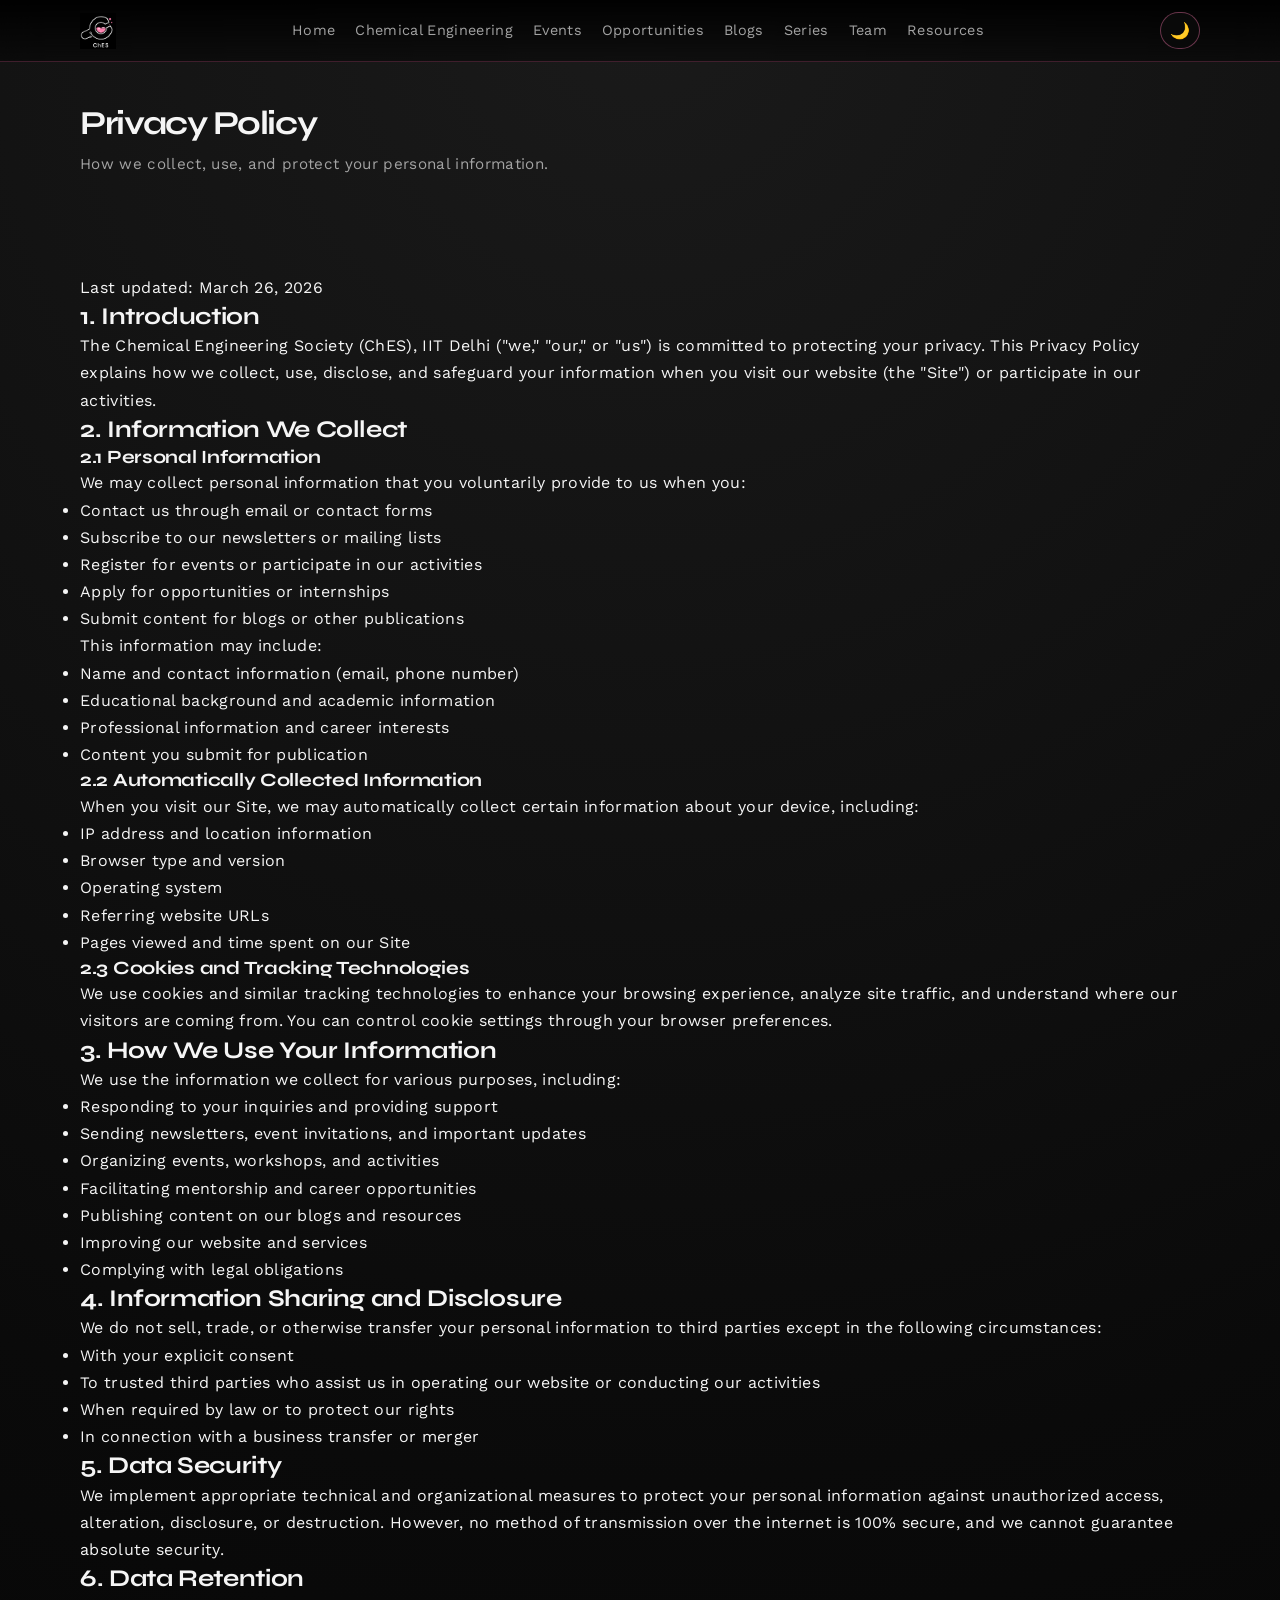
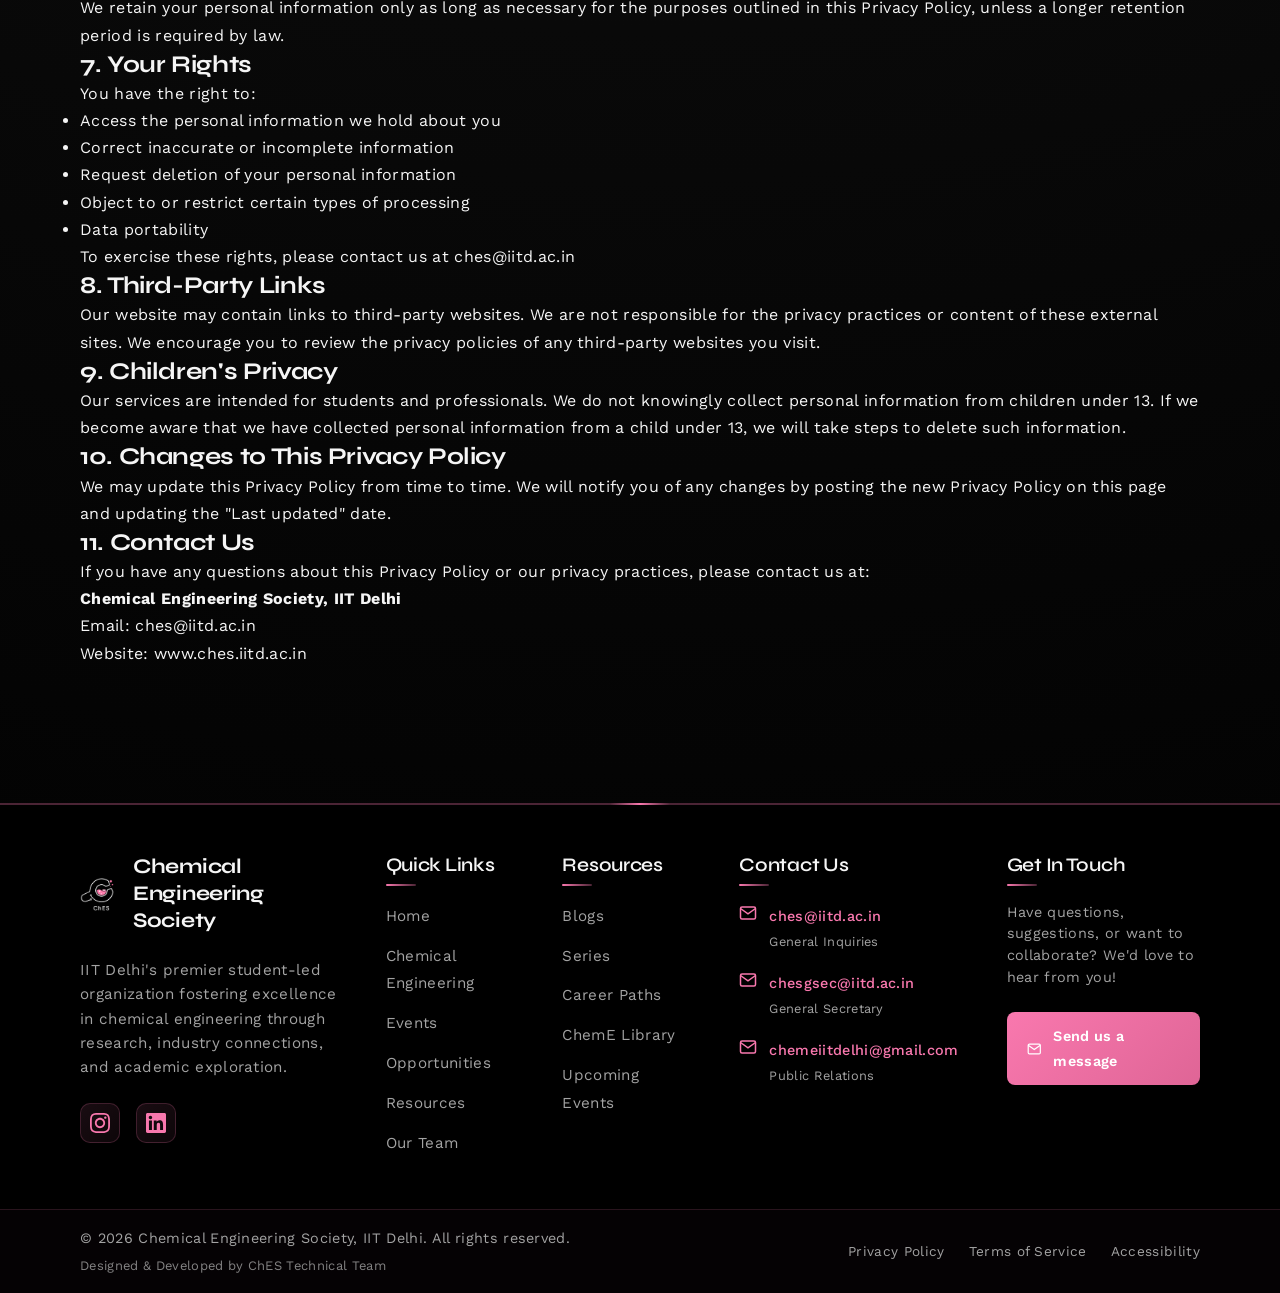
<file: privacy-policy.html>
<!DOCTYPE html>
<html lang="en">

<head>
  <meta charset="UTF-8" />
  <title>ChES – Privacy Policy</title>
  <meta name="viewport" content="width=device-width, initial-scale=1" />
  <link rel="stylesheet" href="styles.css" />
</head>

<body class="privacy-policy-page">
  <!-- Navbar -->
  <header>
    <div class="container nav">
      <div class="nav-left">
        <img src="assets/logo-dark.png" alt="ChES" class="logo-img" width="150" height="50" />
      </div>
      <nav>
        <ul>
          <li><a href="index.html">Home</a></li>
          <li><a href="chemical-engineering.html">Chemical Engineering</a></li>
          <li><a href="events.html">Events</a></li>
          <li><a href="opportunities.html">Opportunities</a></li>
          <li><a href="blogs.html">Blogs</a></li>
          <li><a href="series.html">Series</a></li>
          <li><a href="team.html">Team</a></li>
          <li><a href="resources.html">Resources</a></li>
        </ul>
      </nav>
      <div class="nav-cta">
        <button id="theme-toggle" class="btn theme-toggle-btn">🌙</button>
        <button id="mobile-menu-toggle" class="mobile-menu-toggle" aria-label="Toggle navigation">
          <span></span>
          <span></span>
          <span></span>
        </button>
      </div>
    </div>
  </header>

  <main>
    <section class="page-header">
      <div class="container">
        <h1 class="page-title">Privacy Policy</h1>
        <p class="page-subtitle">
          How we collect, use, and protect your personal information.
        </p>
      </div>
    </section>

    <section class="content-section">
      <div class="container">
        <div class="content-wrapper">
          <div class="last-updated">
            <p>Last updated: March 26, 2026</p>
          </div>

          <div class="policy-content">
            <h2>1. Introduction</h2>
            <p>
              The Chemical Engineering Society (ChES), IIT Delhi ("we," "our," or "us") is committed to protecting your privacy.
              This Privacy Policy explains how we collect, use, disclose, and safeguard your information when you visit our website
              (the "Site") or participate in our activities.
            </p>

            <h2>2. Information We Collect</h2>
            <h3>2.1 Personal Information</h3>
            <p>We may collect personal information that you voluntarily provide to us when you:</p>
            <ul>
              <li>Contact us through email or contact forms</li>
              <li>Subscribe to our newsletters or mailing lists</li>
              <li>Register for events or participate in our activities</li>
              <li>Apply for opportunities or internships</li>
              <li>Submit content for blogs or other publications</li>
            </ul>
            <p>This information may include:</p>
            <ul>
              <li>Name and contact information (email, phone number)</li>
              <li>Educational background and academic information</li>
              <li>Professional information and career interests</li>
              <li>Content you submit for publication</li>
            </ul>

            <h3>2.2 Automatically Collected Information</h3>
            <p>When you visit our Site, we may automatically collect certain information about your device, including:</p>
            <ul>
              <li>IP address and location information</li>
              <li>Browser type and version</li>
              <li>Operating system</li>
              <li>Referring website URLs</li>
              <li>Pages viewed and time spent on our Site</li>
            </ul>

            <h3>2.3 Cookies and Tracking Technologies</h3>
            <p>
              We use cookies and similar tracking technologies to enhance your browsing experience, analyze site traffic,
              and understand where our visitors are coming from. You can control cookie settings through your browser preferences.
            </p>

            <h2>3. How We Use Your Information</h2>
            <p>We use the information we collect for various purposes, including:</p>
            <ul>
              <li>Responding to your inquiries and providing support</li>
              <li>Sending newsletters, event invitations, and important updates</li>
              <li>Organizing events, workshops, and activities</li>
              <li>Facilitating mentorship and career opportunities</li>
              <li>Publishing content on our blogs and resources</li>
              <li>Improving our website and services</li>
              <li>Complying with legal obligations</li>
            </ul>

            <h2>4. Information Sharing and Disclosure</h2>
            <p>We do not sell, trade, or otherwise transfer your personal information to third parties except in the following circumstances:</p>
            <ul>
              <li>With your explicit consent</li>
              <li>To trusted third parties who assist us in operating our website or conducting our activities</li>
              <li>When required by law or to protect our rights</li>
              <li>In connection with a business transfer or merger</li>
            </ul>

            <h2>5. Data Security</h2>
            <p>
              We implement appropriate technical and organizational measures to protect your personal information against
              unauthorized access, alteration, disclosure, or destruction. However, no method of transmission over the
              internet is 100% secure, and we cannot guarantee absolute security.
            </p>

            <h2>6. Data Retention</h2>
            <p>
              We retain your personal information only as long as necessary for the purposes outlined in this Privacy Policy,
              unless a longer retention period is required by law.
            </p>

            <h2>7. Your Rights</h2>
            <p>You have the right to:</p>
            <ul>
              <li>Access the personal information we hold about you</li>
              <li>Correct inaccurate or incomplete information</li>
              <li>Request deletion of your personal information</li>
              <li>Object to or restrict certain types of processing</li>
              <li>Data portability</li>
            </ul>
            <p>To exercise these rights, please contact us at ches@iitd.ac.in</p>

            <h2>8. Third-Party Links</h2>
            <p>
              Our website may contain links to third-party websites. We are not responsible for the privacy practices
              or content of these external sites. We encourage you to review the privacy policies of any third-party
              websites you visit.
            </p>

            <h2>9. Children's Privacy</h2>
            <p>
              Our services are intended for students and professionals. We do not knowingly collect personal information
              from children under 13. If we become aware that we have collected personal information from a child under 13,
              we will take steps to delete such information.
            </p>

            <h2>10. Changes to This Privacy Policy</h2>
            <p>
              We may update this Privacy Policy from time to time. We will notify you of any changes by posting the new
              Privacy Policy on this page and updating the "Last updated" date.
            </p>

            <h2>11. Contact Us</h2>
            <p>
              If you have any questions about this Privacy Policy or our privacy practices, please contact us at:
            </p>
            <div class="contact-info">
              <p><strong>Chemical Engineering Society, IIT Delhi</strong></p>
              <p>Email: ches@iitd.ac.in</p>
              <p>Website: www.ches.iitd.ac.in</p>
            </div>
          </div>
        </div>
      </div>
    </section>
  </main>

  <footer>
    <div class="footer-main">
      <div class="container">
        <div class="footer-content">
          <!-- Company Info -->
          <div class="footer-section">
            <div class="footer-logo">
              <div class="footer-logo-container">
                <img src="assets/logo-dark.png" alt="ChES IIT Delhi" class="footer-logo-img logo-dark" width="150" height="50" />
                <img src="assets/logo-light.jpeg" alt="ChES IIT Delhi" class="footer-logo-img logo-light" width="150" height="50" />
              </div>
              <h3>Chemical Engineering Society</h3>
            </div>
            <p class="footer-description">
              IIT Delhi's premier student-led organization fostering excellence in chemical engineering through
              research, industry connections, and academic exploration.
            </p>
            <div class="footer-social">
              <a href="https://www.instagram.com/ches_iitdelhi/" target="_blank" rel="noopener noreferrer"
                class="social-link instagram">
                <svg viewBox="0 0 24 24" fill="currentColor">
                  <path
                    d="M12 2.163c3.204 0 3.584.012 4.85.07 3.252.148 4.771 1.691 4.919 4.919.058 1.265.069 1.645.069 4.849 0 3.205-.012 3.584-.069 4.849-.149 3.225-1.664 4.771-4.919 4.919-1.266.058-1.644.07-4.85.07-3.204 0-3.584-.012-4.849-.07-3.26-.149-4.771-1.699-4.919-4.92-.058-1.265-.07-1.644-.07-4.849 0-3.204.013-3.583.07-4.849.149-3.227 1.664-4.771 4.919-4.919 1.266-.057 1.645-.069 4.849-.069zm0-2.163c-3.259 0-3.667.014-4.947.072-4.358.2-6.78 2.618-6.98 6.98-.059 1.281-.073 1.689-.073 4.948 0 3.259.014 3.668.072 4.948.2 4.358 2.618 6.78 6.98 6.98 1.281.058 1.689.072 4.948.072 3.259 0 3.668-.014 4.948-.072 4.354-.2 6.782-2.618 6.979-6.98.059-1.28.073-1.689.073-4.948 0-3.259-.014-3.667-.072-4.947-.196-4.354-2.617-6.78-6.979-6.98-1.281-.059-1.69-.073-4.949-.073zm0 5.838c-3.403 0-6.162 2.759-6.162 6.162s2.759 6.163 6.162 6.163 6.162-2.759 6.162-6.163c0-3.403-2.759-6.162-6.162-6.162zm0 10.162c-2.209 0-4-1.79-4-4 0-2.209 1.791-4 4-4s4 1.791 4 4c0 2.21-1.791 4-4 4zm6.406-11.845c-.796 0-1.441.645-1.441 1.44s.645 1.44 1.441 1.44c.795 0 1.439-.645 1.439-1.44s-.644-1.44-1.439-1.44z" />
                </svg>
              </a>
              <a href="https://www.linkedin.com/company/chesiitd/posts/?feedView=all" target="_blank"
                rel="noopener noreferrer" class="social-link linkedin">
                <svg viewBox="0 0 24 24" fill="currentColor">
                  <path
                    d="M20.447 20.452h-3.554v-5.569c0-1.328-.027-3.037-1.852-3.037-1.853 0-2.136 1.445-2.136 2.939v5.667H9.351V9h3.414v1.561h.046c.477-.9 1.637-1.85 3.37-1.85 3.601 0 4.267 2.37 4.267 5.455v6.286zM5.337 7.433c-1.144 0-2.063-.926-2.063-2.065 0-1.138.92-2.063 2.063-2.063 1.14 0 2.064.925 2.064 2.063 0 1.139-.925 2.065-2.064 2.065zm1.782 13.019H3.555V9h3.564v11.452zM22.225 0H1.771C.792 0 0 .774 0 1.729v20.542C0 23.227.792 24 1.771 24h20.451C23.2 24 24 23.227 24 22.271V1.729C24 .774 23.2 0 22.222 0h.003z" />
                </svg>
              </a>
            </div>
          </div>

          <!-- Quick Links -->
          <div class="footer-section">
            <h4 class="footer-title">Quick Links</h4>
            <ul class="footer-links">
              <li><a href="index.html">Home</a></li>
              <li><a href="chemical-engineering.html">Chemical Engineering</a></li>
              <li><a href="events.html">Events</a></li>
              <li><a href="opportunities.html">Opportunities</a></li>
              <li><a href="resources.html">Resources</a></li>
              <li><a href="team.html">Our Team</a></li>
            </ul>
          </div>

          <!-- Resources -->
          <div class="footer-section">
            <h4 class="footer-title">Resources</h4>
            <ul class="footer-links">
              <li><a href="blogs.html">Blogs</a></li>
              <li><a href="series.html">Series</a></li>
              <li><a href="resources.html#career-paths">Career Paths</a></li>
              <li><a href="resources.html#library">ChemE Library</a></li>
              <li><a href="events.html">Upcoming Events</a></li>
            </ul>
          </div>

          <!-- Contact Info -->
          <div class="footer-section">
            <h4 class="footer-title">Contact Us</h4>
            <div class="footer-contact">
              <div class="contact-item">
                <svg viewBox="0 0 24 24" fill="none" stroke="currentColor" stroke-width="2">
                  <path d="M4 4h16c1.1 0 2 .9 2 2v12c0 1.1-.9 2-2 2H4c-1.1 0-2-.9-2-2V6c0-1.1.9-2 2-2z"></path>
                  <polyline points="22,6 12,13 2,6"></polyline>
                </svg>
                <div>
                  <a href="mailto:ches@iitd.ac.in">ches@iitd.ac.in</a>
                  <span class="contact-label">General Inquiries</span>
                </div>
              </div>
              <div class="contact-item">
                <svg viewBox="0 0 24 24" fill="none" stroke="currentColor" stroke-width="2">
                  <path d="M4 4h16c1.1 0 2 .9 2 2v12c0 1.1-.9 2-2 2H4c-1.1 0-2-.9-2-2V6c0-1.1.9-2 2-2z"></path>
                  <polyline points="22,6 12,13 2,6"></polyline>
                </svg>
                <div>
                  <a href="mailto:chesgsec@iitd.ac.in">chesgsec@iitd.ac.in</a>
                  <span class="contact-label">General Secretary</span>
                </div>
              </div>
              <div class="contact-item">
                <svg viewBox="0 0 24 24" fill="none" stroke="currentColor" stroke-width="2">
                  <path d="M4 4h16c1.1 0 2 .9 2 2v12c0 1.1-.9 2-2 2H4c-1.1 0-2-.9-2-2V6c0-1.1.9-2 2-2z"></path>
                  <polyline points="22,6 12,13 2,6"></polyline>
                </svg>
                <div>
                  <a href="mailto:chemeiitdelhi@gmail.com">chemeiitdelhi@gmail.com</a>
                  <span class="contact-label">Public Relations</span>
                </div>
              </div>
            </div>
          </div>

          <!-- Contact Message -->
          <div class="footer-section">
            <h4 class="footer-title">Get In Touch</h4>
            <p class="contact-message">
              Have questions, suggestions, or want to collaborate? We'd love to hear from you!
            </p>
            <a href="mailto:ches@iitd.ac.in" class="contact-mail-btn">
              <svg viewBox="0 0 24 24" fill="none" stroke="currentColor" stroke-width="2">
                <path d="M4 4h16c1.1 0 2 .9 2 2v12c0 1.1-.9 2-2 2H4c-1.1 0-2-.9-2-2V6c0-1.1.9-2 2-2z"></path>
                <polyline points="22,6 12,13 2,6"></polyline>
              </svg>
              <span>Send us a message</span>
            </a>
          </div>
        </div>
      </div>
    </div>

    <!-- Footer Bottom -->
    <div class="footer-bottom">
      <div class="container">
        <div class="footer-bottom-content">
          <div class="footer-copyright">
            <p>© 2026 Chemical Engineering Society, IIT Delhi. All rights reserved.</p>
            <p class="developer-credit" style="font-size: 0.9em; margin-top: 5px; opacity: 0.8;">
              Designed & Developed by ChES Technical Team
            </p>
          </div>
          <div class="footer-bottom-links">
            <a href="privacy-policy.html">Privacy Policy</a>
            <a href="terms-of-service.html">Terms of Service</a>
            <a href="accessibility.html">Accessibility</a>
          </div>
        </div>
      </div>
    </div>
  </footer>
  <script src="script.js"></script>
</body>

</html>
</file>
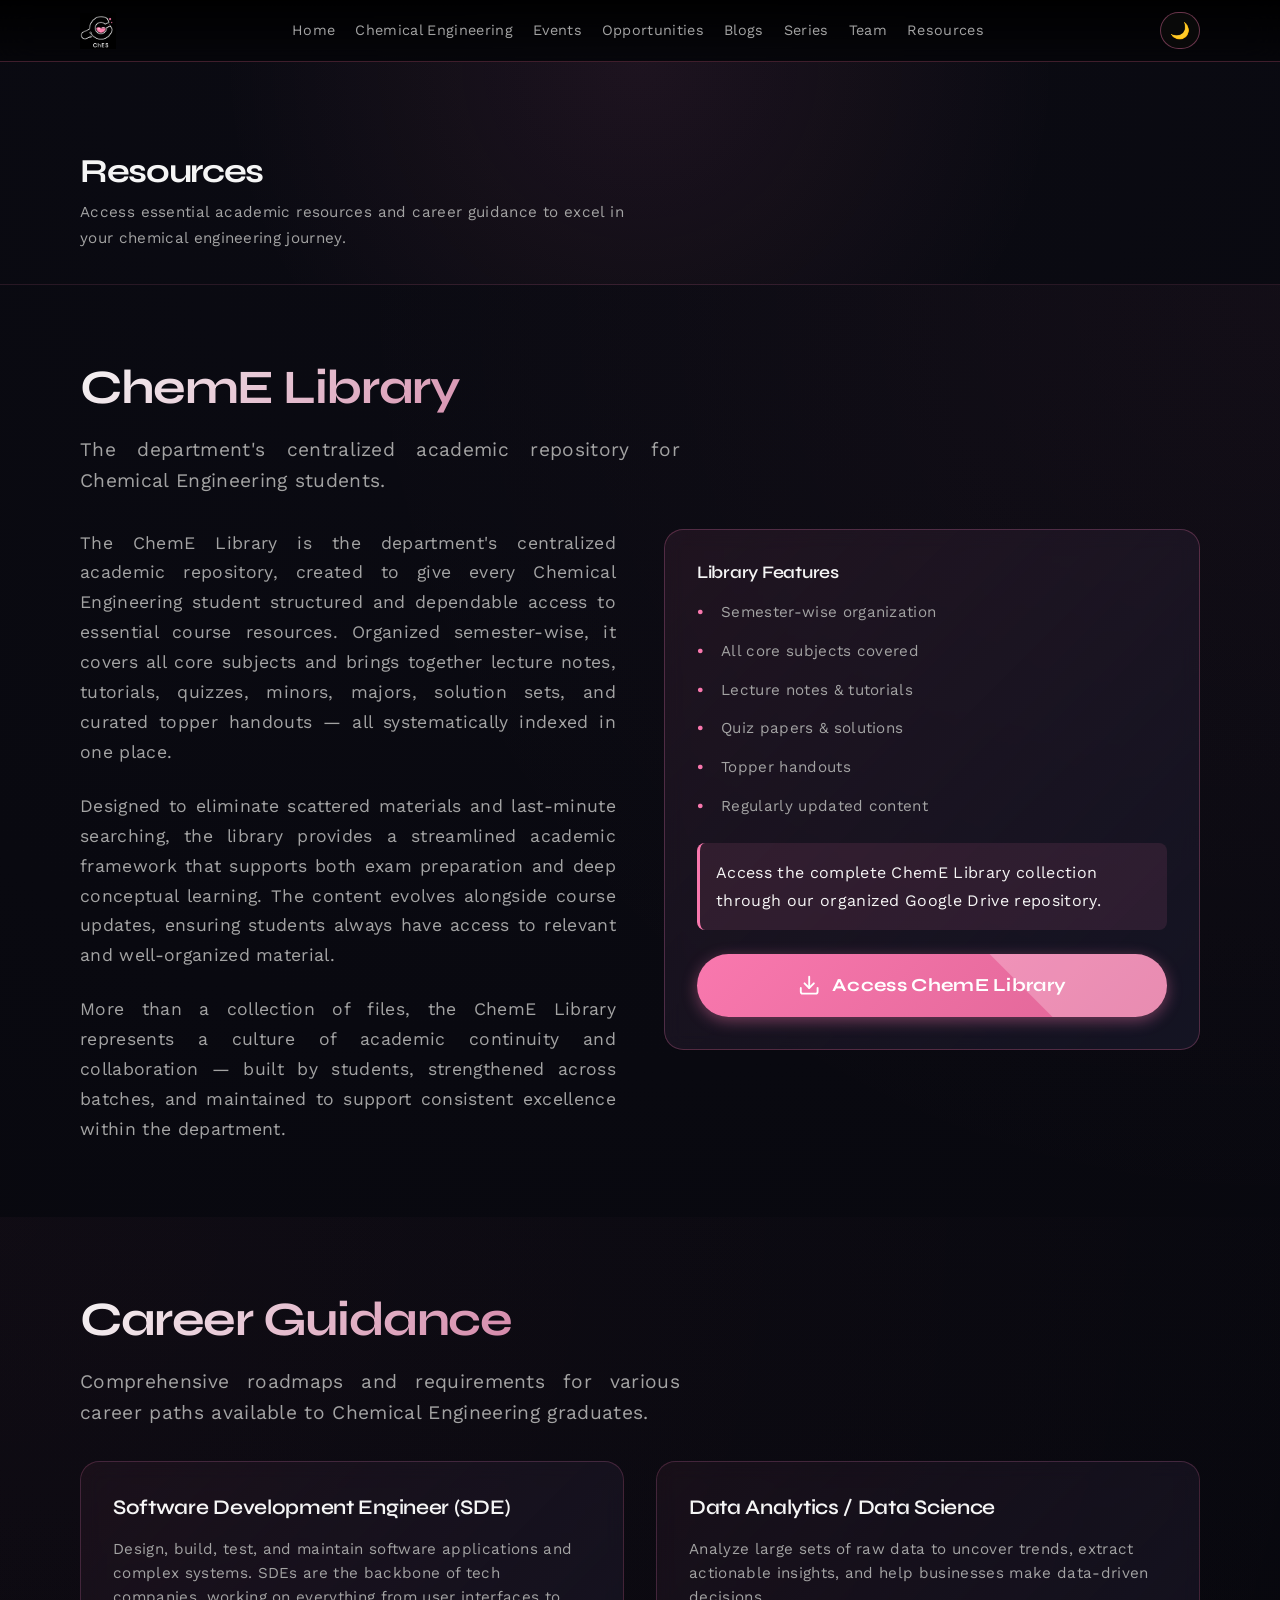
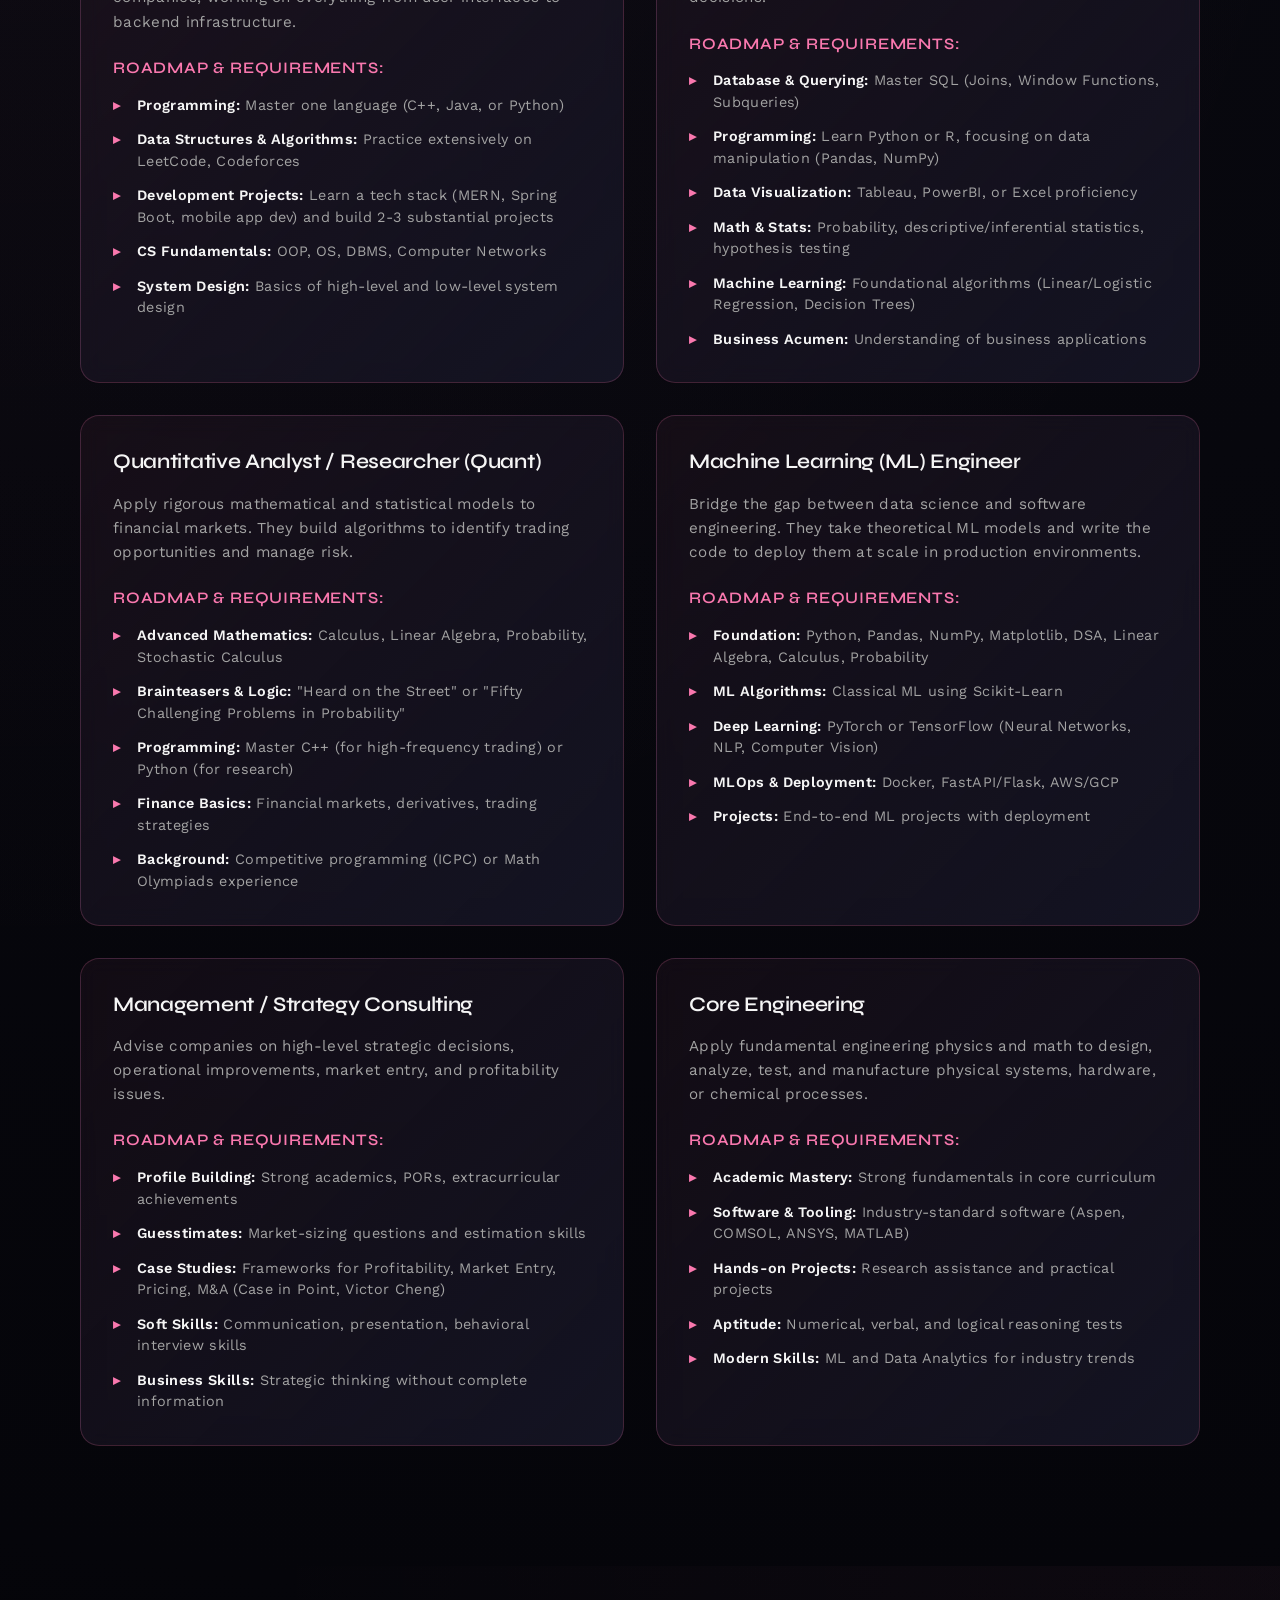
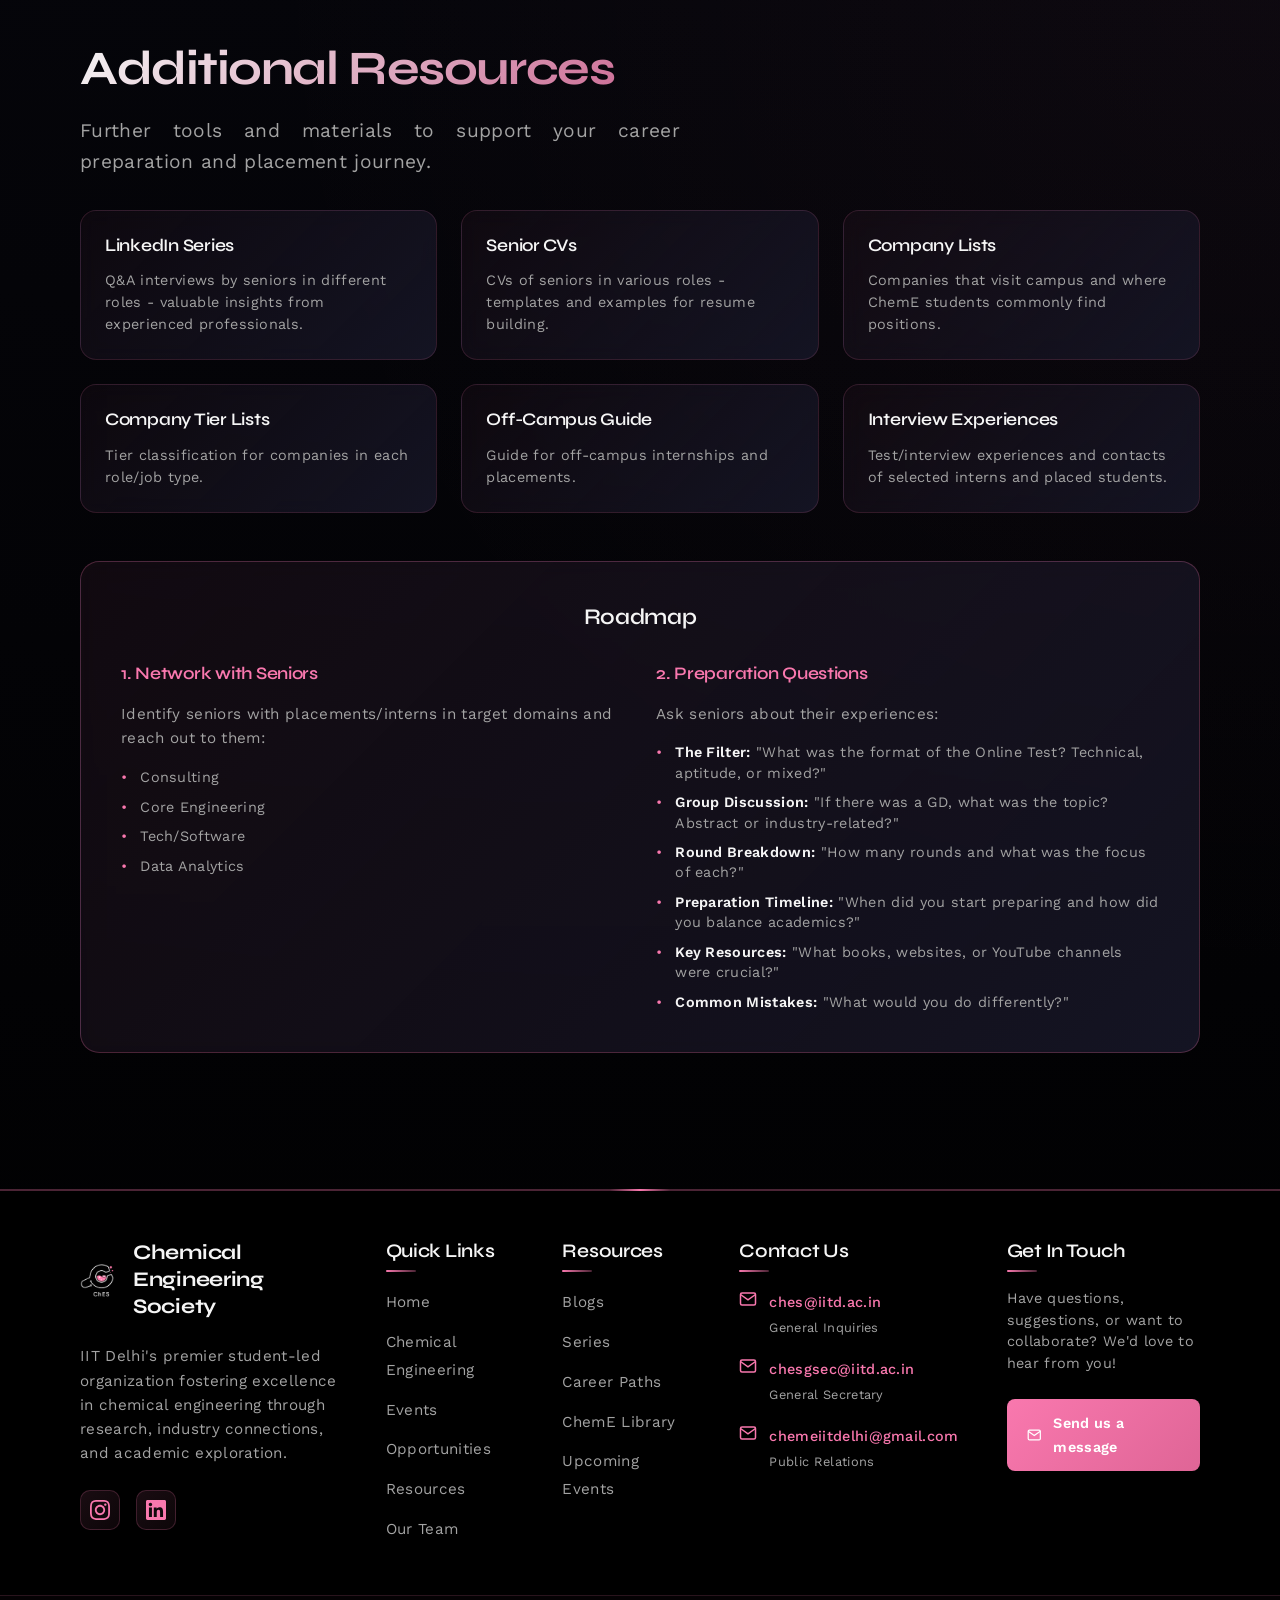
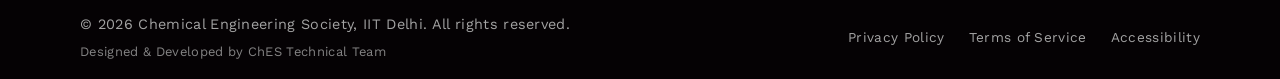
<file: resources.html>
<!DOCTYPE html>
<html lang="en">

<head>
  <meta charset="UTF-8" />
  <title>ChES – Resources</title>
  <meta name="viewport" content="width=device-width, initial-scale=1" />
  <link rel="stylesheet" href="styles.css" />
</head>

<body class="resources-page">
  <header>
    <div class="container nav">
      <div class="nav-left">
        <img src="assets/logo-dark.png" alt="ChES" class="logo-img" width="150" height="50" />
      </div>
      <nav>
        <ul>
          <li><a href="index.html">Home</a></li>
          <li><a href="chemical-engineering.html">Chemical Engineering</a></li>
          <li><a href="events.html">Events</a></li>
          <li><a href="opportunities.html">Opportunities</a></li>
          <li><a href="blogs.html">Blogs</a></li>
          <li><a href="series.html">Series</a></li>
          <li><a href="team.html">Team</a></li>
          <li><a href="resources.html">Resources</a></li>
        </ul>
      </nav>
      <div class="nav-cta">
        <button id="theme-toggle" class="btn theme-toggle-btn">🌙</button>
        <button id="mobile-menu-toggle" class="mobile-menu-toggle" aria-label="Toggle navigation">
          <span></span>
          <span></span>
          <span></span>
        </button>
      </div>
    </div>
  </header>

  <main>
    <section class="page-header">
      <div class="container">
        <h1 class="page-title">Resources</h1>
        <p class="page-subtitle">
          Access essential academic resources and career guidance to excel in your chemical engineering journey.
        </p>
      </div>
    </section>

    <!-- ChemE Library Section -->
    <section class="ce-section">
      <div class="container">
        <div class="section-header">
          <div>
            <h2 class="section-title">ChemE Library</h2>
            <p class="section-subtitle">
              The department's centralized academic repository for Chemical Engineering students.
            </p>
          </div>
        </div>

        <div class="ce-content-grid">
          <div class="ce-content-main">
            <p class="ce-description">
              The ChemE Library is the department's centralized academic repository, created to give every Chemical
              Engineering student structured and dependable access to essential course resources. Organized
              semester-wise, it covers all core subjects and brings together lecture notes, tutorials, quizzes, minors,
              majors, solution sets, and curated topper handouts — all systematically indexed in one place.
            </p>
            <p class="ce-description">
              Designed to eliminate scattered materials and last-minute searching, the library provides a streamlined
              academic framework that supports both exam preparation and deep conceptual learning. The content evolves
              alongside course updates, ensuring students always have access to relevant and well-organized material.
            </p>
            <p class="ce-description">
              More than a collection of files, the ChemE Library represents a culture of academic continuity and
              collaboration — built by students, strengthened across batches, and maintained to support consistent
              excellence within the department.
            </p>
          </div>

          <div class="ce-highlights">
            <h3 class="ce-highlights-title">Library Features</h3>
            <ul class="ce-highlights-list">
              <li>Semester-wise organization</li>
              <li>All core subjects covered</li>
              <li>Lecture notes & tutorials</li>
              <li>Quiz papers & solutions</li>
              <li>Topper handouts</li>
              <li>Regularly updated content</li>
            </ul>
            <div class="ce-insight">
              <p>Access the complete ChemE Library collection through our organized Google Drive repository.</p>
            </div>
            <a href="https://drive.google.com/drive/folders/1x05bTBi88Tm0G23mavjFf60p5eJzIr9X?usp=sharing"
              class="access-library-btn" target="_blank" rel="noopener noreferrer">
              <svg viewBox="0 0 24 24" fill="none" stroke="currentColor" stroke-width="2" stroke-linecap="round"
                stroke-linejoin="round">
                <path d="M21 15v4a2 2 0 0 1-2 2H5a2 2 0 0 1-2-2v-4"></path>
                <polyline points="7 10 12 15 17 10"></polyline>
                <line x1="12" y1="15" x2="12" y2="3"></line>
              </svg>
              <span>Access ChemE Library</span>
            </a>
          </div>
        </div>
      </div>
    </section>

    <!-- Career Guidance Section -->
    <section class="ce-section">
      <div class="container">
        <div class="section-header">
          <div>
            <h2 class="section-title">Career Guidance</h2>
            <p class="section-subtitle">
              Comprehensive roadmaps and requirements for various career paths available to Chemical Engineering
              graduates.
            </p>
          </div>
        </div>

        <div class="careers-grid">
          <!-- Software Development Engineer -->
          <div class="career-card">
            <div class="career-header">
              <h3 class="career-title">Software Development Engineer (SDE)</h3>
              <p class="career-description">Design, build, test, and maintain software applications and complex systems.
                SDEs are the backbone of tech companies, working on everything from user interfaces to backend
                infrastructure.</p>
            </div>
            <div class="career-roadmap">
              <h4>Roadmap & Requirements:</h4>
              <ul>
                <li><strong>Programming:</strong> Master one language (C++, Java, or Python)</li>
                <li><strong>Data Structures & Algorithms:</strong> Practice extensively on LeetCode, Codeforces</li>
                <li><strong>Development Projects:</strong> Learn a tech stack (MERN, Spring Boot, mobile app dev) and
                  build 2-3 substantial projects</li>
                <li><strong>CS Fundamentals:</strong> OOP, OS, DBMS, Computer Networks</li>
                <li><strong>System Design:</strong> Basics of high-level and low-level system design</li>
              </ul>
            </div>
          </div>

          <!-- Data Analytics / Data Science -->
          <div class="career-card">
            <div class="career-header">
              <h3 class="career-title">Data Analytics / Data Science</h3>
              <p class="career-description">Analyze large sets of raw data to uncover trends, extract actionable
                insights, and help businesses make data-driven decisions.</p>
            </div>
            <div class="career-roadmap">
              <h4>Roadmap & Requirements:</h4>
              <ul>
                <li><strong>Database & Querying:</strong> Master SQL (Joins, Window Functions, Subqueries)</li>
                <li><strong>Programming:</strong> Learn Python or R, focusing on data manipulation (Pandas, NumPy)</li>
                <li><strong>Data Visualization:</strong> Tableau, PowerBI, or Excel proficiency</li>
                <li><strong>Math & Stats:</strong> Probability, descriptive/inferential statistics, hypothesis testing
                </li>
                <li><strong>Machine Learning:</strong> Foundational algorithms (Linear/Logistic Regression, Decision
                  Trees)</li>
                <li><strong>Business Acumen:</strong> Understanding of business applications</li>
              </ul>
            </div>
          </div>

          <!-- Quantitative Analyst / Researcher -->
          <div class="career-card">
            <div class="career-header">
              <h3 class="career-title">Quantitative Analyst / Researcher (Quant)</h3>
              <p class="career-description">Apply rigorous mathematical and statistical models to financial markets.
                They build algorithms to identify trading opportunities and manage risk.</p>
            </div>
            <div class="career-roadmap">
              <h4>Roadmap & Requirements:</h4>
              <ul>
                <li><strong>Advanced Mathematics:</strong> Calculus, Linear Algebra, Probability, Stochastic Calculus
                </li>
                <li><strong>Brainteasers & Logic:</strong> "Heard on the Street" or "Fifty Challenging Problems in
                  Probability"</li>
                <li><strong>Programming:</strong> Master C++ (for high-frequency trading) or Python (for research)</li>
                <li><strong>Finance Basics:</strong> Financial markets, derivatives, trading strategies</li>
                <li><strong>Background:</strong> Competitive programming (ICPC) or Math Olympiads experience</li>
              </ul>
            </div>
          </div>

          <!-- Machine Learning Engineer -->
          <div class="career-card">
            <div class="career-header">
              <h3 class="career-title">Machine Learning (ML) Engineer</h3>
              <p class="career-description">Bridge the gap between data science and software engineering. They take
                theoretical ML models and write the code to deploy them at scale in production environments.</p>
            </div>
            <div class="career-roadmap">
              <h4>Roadmap & Requirements:</h4>
              <ul>
                <li><strong>Foundation:</strong> Python, Pandas, NumPy, Matplotlib, DSA, Linear Algebra, Calculus,
                  Probability</li>
                <li><strong>ML Algorithms:</strong> Classical ML using Scikit-Learn</li>
                <li><strong>Deep Learning:</strong> PyTorch or TensorFlow (Neural Networks, NLP, Computer Vision)</li>
                <li><strong>MLOps & Deployment:</strong> Docker, FastAPI/Flask, AWS/GCP</li>
                <li><strong>Projects:</strong> End-to-end ML projects with deployment</li>
              </ul>
            </div>
          </div>

          <!-- Management / Strategy Consulting -->
          <div class="career-card">
            <div class="career-header">
              <h3 class="career-title">Management / Strategy Consulting</h3>
              <p class="career-description">Advise companies on high-level strategic decisions, operational
                improvements, market entry, and profitability issues.</p>
            </div>
            <div class="career-roadmap">
              <h4>Roadmap & Requirements:</h4>
              <ul>
                <li><strong>Profile Building:</strong> Strong academics, PORs, extracurricular achievements</li>
                <li><strong>Guesstimates:</strong> Market-sizing questions and estimation skills</li>
                <li><strong>Case Studies:</strong> Frameworks for Profitability, Market Entry, Pricing, M&A (Case in
                  Point, Victor Cheng)</li>
                <li><strong>Soft Skills:</strong> Communication, presentation, behavioral interview skills</li>
                <li><strong>Business Skills:</strong> Strategic thinking without complete information</li>
              </ul>
            </div>
          </div>

          <!-- Core Engineering -->
          <div class="career-card">
            <div class="career-header">
              <h3 class="career-title">Core Engineering</h3>
              <p class="career-description">Apply fundamental engineering physics and math to design, analyze, test, and
                manufacture physical systems, hardware, or chemical processes.</p>
            </div>
            <div class="career-roadmap">
              <h4>Roadmap & Requirements:</h4>
              <ul>
                <li><strong>Academic Mastery:</strong> Strong fundamentals in core curriculum</li>
                <li><strong>Software & Tooling:</strong> Industry-standard software (Aspen, COMSOL, ANSYS, MATLAB)</li>
                <li><strong>Hands-on Projects:</strong> Research assistance and practical projects</li>
                <li><strong>Aptitude:</strong> Numerical, verbal, and logical reasoning tests</li>
                <li><strong>Modern Skills:</strong> ML and Data Analytics for industry trends</li>
              </ul>
            </div>
          </div>
        </div>
      </div>
    </section>

    <!-- Additional Resources Section -->
    <section class="ce-section">
      <div class="container">
        <div class="section-header">
          <div>
            <h2 class="section-title">Additional Resources</h2>
            <p class="section-subtitle">
              Further tools and materials to support your career preparation and placement journey.
            </p>
          </div>
        </div>

        <div class="resources-additional-grid">
          <a href="#" class="resource-additional-card" onclick="alert('Coming Soon!'); return false;"
            style="text-decoration: none; color: inherit; cursor: pointer;">
            <h3 class="resource-additional-title">LinkedIn Series</h3>
            <p>Q&A interviews by seniors in different roles - valuable insights from experienced professionals.</p>
          </a>

          <a href="#" class="resource-additional-card" onclick="alert('Coming Soon!'); return false;"
            style="text-decoration: none; color: inherit; cursor: pointer;">
            <h3 class="resource-additional-title">Senior CVs</h3>
            <p>CVs of seniors in various roles - templates and examples for resume building.</p>
          </a>

          <a href="#" class="resource-additional-card" onclick="alert('Coming Soon!'); return false;"
            style="text-decoration: none; color: inherit; cursor: pointer;">
            <h3 class="resource-additional-title">Company Lists</h3>
            <p>Companies that visit campus and where ChemE students commonly find positions.</p>
          </a>

          <a href="#" class="resource-additional-card" onclick="alert('Coming Soon!'); return false;"
            style="text-decoration: none; color: inherit; cursor: pointer;">
            <h3 class="resource-additional-title">Company Tier Lists</h3>
            <p>Tier classification for companies in each role/job type.</p>
          </a>

          <a href="#" class="resource-additional-card" onclick="alert('Coming Soon!'); return false;"
            style="text-decoration: none; color: inherit; cursor: pointer;">
            <h3 class="resource-additional-title">Off-Campus Guide</h3>
            <p>Guide for off-campus internships and placements.</p>
          </a>

          <a href="#" class="resource-additional-card" onclick="alert('Coming Soon!'); return false;"
            style="text-decoration: none; color: inherit; cursor: pointer;">
            <h3 class="resource-additional-title">Interview Experiences</h3>
            <p>Test/interview experiences and contacts of selected interns and placed students.</p>
          </a>
        </div>

        <div class="placement-roadmap">
          <h3 class="placement-roadmap-title">Roadmap</h3>
          <div class="placement-steps">
            <div class="placement-step">
              <h4>1. Network with Seniors</h4>
              <p>Identify seniors with placements/interns in target domains and reach out to them:</p>
              <ul>
                <li>Consulting</li>
                <li>Core Engineering</li>
                <li>Tech/Software</li>
                <li>Data Analytics</li>
              </ul>
            </div>

            <div class="placement-step">
              <h4>2. Preparation Questions</h4>
              <p>Ask seniors about their experiences:</p>
              <ul>
                <li><strong>The Filter:</strong> "What was the format of the Online Test? Technical, aptitude, or
                  mixed?"</li>
                <li><strong>Group Discussion:</strong> "If there was a GD, what was the topic? Abstract or
                  industry-related?"</li>
                <li><strong>Round Breakdown:</strong> "How many rounds and what was the focus of each?"</li>
                <li><strong>Preparation Timeline:</strong> "When did you start preparing and how did you balance
                  academics?"</li>
                <li><strong>Key Resources:</strong> "What books, websites, or YouTube channels were crucial?"</li>
                <li><strong>Common Mistakes:</strong> "What would you do differently?"</li>
              </ul>
            </div>
          </div>
        </div>
      </div>
    </section>
  </main>

  <!-- Footer -->
  <footer>
    <div class="footer-main">
      <div class="container">
        <div class="footer-content">
          <!-- Company Info -->
          <div class="footer-section">
            <div class="footer-logo">
              <div class="footer-logo-container">
                <img src="assets/logo-dark.png" alt="ChES IIT Delhi" class="footer-logo-img logo-dark" width="150"
                  height="50" />
                <img src="assets/logo-light.jpeg" alt="ChES IIT Delhi" class="footer-logo-img logo-light" width="150"
                  height="50" />
              </div>
              <h3>Chemical Engineering Society</h3>
            </div>
            <p class="footer-description">
              IIT Delhi's premier student-led organization fostering excellence in chemical engineering through
              research, industry connections, and academic exploration.
            </p>
            <div class="footer-social">
              <a href="https://www.instagram.com/ches_iitdelhi/" target="_blank" rel="noopener noreferrer"
                class="social-link instagram">
                <svg viewBox="0 0 24 24" fill="currentColor">
                  <path
                    d="M12 2.163c3.204 0 3.584.012 4.85.07 3.252.148 4.771 1.691 4.919 4.919.058 1.265.069 1.645.069 4.849 0 3.205-.012 3.584-.069 4.849-.149 3.225-1.664 4.771-4.919 4.919-1.266.058-1.644.07-4.85.07-3.204 0-3.584-.012-4.849-.07-3.26-.149-4.771-1.699-4.919-4.92-.058-1.265-.07-1.644-.07-4.849 0-3.204.013-3.583.07-4.849.149-3.227 1.664-4.771 4.919-4.919 1.266-.057 1.645-.069 4.849-.069zm0-2.163c-3.259 0-3.667.014-4.947.072-4.358.2-6.78 2.618-6.98 6.98-.059 1.281-.073 1.689-.073 4.948 0 3.259.014 3.668.072 4.948.2 4.358 2.618 6.78 6.98 6.98 1.281.058 1.689.072 4.948.072 3.259 0 3.668-.014 4.948-.072 4.354-.2 6.782-2.618 6.979-6.98.059-1.28.073-1.689.073-4.948 0-3.259-.014-3.667-.072-4.947-.196-4.354-2.617-6.78-6.979-6.98-1.281-.059-1.69-.073-4.949-.073zm0 5.838c-3.403 0-6.162 2.759-6.162 6.162s2.759 6.163 6.162 6.163 6.162-2.759 6.162-6.163c0-3.403-2.759-6.162-6.162-6.162zm0 10.162c-2.209 0-4-1.79-4-4 0-2.209 1.791-4 4-4s4 1.791 4 4c0 2.21-1.791 4-4 4zm6.406-11.845c-.796 0-1.441.645-1.441 1.44s.645 1.44 1.441 1.44c.795 0 1.439-.645 1.439-1.44s-.644-1.44-1.439-1.44z" />
                </svg>
              </a>
              <a href="https://www.linkedin.com/company/chesiitd/posts/?feedView=all" target="_blank"
                rel="noopener noreferrer" class="social-link linkedin">
                <svg viewBox="0 0 24 24" fill="currentColor">
                  <path
                    d="M20.447 20.452h-3.554v-5.569c0-1.328-.027-3.037-1.852-3.037-1.853 0-2.136 1.445-2.136 2.939v5.667H9.351V9h3.414v1.561h.046c.477-.9 1.637-1.85 3.37-1.85 3.601 0 4.267 2.37 4.267 5.455v6.286zM5.337 7.433c-1.144 0-2.063-.926-2.063-2.065 0-1.138.92-2.063 2.063-2.063 1.14 0 2.064.925 2.064 2.063 0 1.139-.925 2.065-2.064 2.065zm1.782 13.019H3.555V9h3.564v11.452zM22.225 0H1.771C.792 0 0 .774 0 1.729v20.542C0 23.227.792 24 1.771 24h20.451C23.2 24 24 23.227 24 22.271V1.729C24 .774 23.2 0 22.222 0h.003z" />
                </svg>
              </a>
            </div>
          </div>

          <!-- Quick Links -->
          <div class="footer-section">
            <h4 class="footer-title">Quick Links</h4>
            <ul class="footer-links">
              <li><a href="index.html">Home</a></li>
              <li><a href="chemical-engineering.html">Chemical Engineering</a></li>
              <li><a href="events.html">Events</a></li>
              <li><a href="opportunities.html">Opportunities</a></li>
              <li><a href="resources.html">Resources</a></li>
              <li><a href="team.html">Our Team</a></li>
            </ul>
          </div>

          <!-- Resources -->
          <div class="footer-section">
            <h4 class="footer-title">Resources</h4>
            <ul class="footer-links">
              <li><a href="blogs.html">Blogs</a></li>
              <li><a href="series.html">Series</a></li>
              <li><a href="resources.html#career-paths">Career Paths</a></li>
              <li><a href="resources.html#library">ChemE Library</a></li>
              <li><a href="events.html">Upcoming Events</a></li>
            </ul>
          </div>

          <!-- Contact Info -->
          <div class="footer-section">
            <h4 class="footer-title">Contact Us</h4>
            <div class="footer-contact">
              <div class="contact-item">
                <svg viewBox="0 0 24 24" fill="none" stroke="currentColor" stroke-width="2">
                  <path d="M4 4h16c1.1 0 2 .9 2 2v12c0 1.1-.9 2-2 2H4c-1.1 0-2-.9-2-2V6c0-1.1.9-2 2-2z"></path>
                  <polyline points="22,6 12,13 2,6"></polyline>
                </svg>
                <div>
                  <a href="mailto:ches@iitd.ac.in">ches@iitd.ac.in</a>
                  <span class="contact-label">General Inquiries</span>
                </div>
              </div>
              <div class="contact-item">
                <svg viewBox="0 0 24 24" fill="none" stroke="currentColor" stroke-width="2">
                  <path d="M4 4h16c1.1 0 2 .9 2 2v12c0 1.1-.9 2-2 2H4c-1.1 0-2-.9-2-2V6c0-1.1.9-2 2-2z"></path>
                  <polyline points="22,6 12,13 2,6"></polyline>
                </svg>
                <div>
                  <a href="mailto:chesgsec@iitd.ac.in">chesgsec@iitd.ac.in</a>
                  <span class="contact-label">General Secretary</span>
                </div>
              </div>
              <div class="contact-item">
                <svg viewBox="0 0 24 24" fill="none" stroke="currentColor" stroke-width="2">
                  <path d="M4 4h16c1.1 0 2 .9 2 2v12c0 1.1-.9 2-2 2H4c-1.1 0-2-.9-2-2V6c0-1.1.9-2 2-2z"></path>
                  <polyline points="22,6 12,13 2,6"></polyline>
                </svg>
                <div>
                  <a href="mailto:chemeiitdelhi@gmail.com">chemeiitdelhi@gmail.com</a>
                  <span class="contact-label">Public Relations</span>
                </div>
              </div>
            </div>
          </div>

          <!-- Contact Message -->
          <div class="footer-section">
            <h4 class="footer-title">Get In Touch</h4>
            <p class="contact-message">
              Have questions, suggestions, or want to collaborate? We'd love to hear from you!
            </p>
            <a href="mailto:ches@iitd.ac.in" class="contact-mail-btn">
              <svg viewBox="0 0 24 24" fill="none" stroke="currentColor" stroke-width="2">
                <path d="M4 4h16c1.1 0 2 .9 2 2v12c0 1.1-.9 2-2 2H4c-1.1 0-2-.9-2-2V6c0-1.1.9-2 2-2z"></path>
                <polyline points="22,6 12,13 2,6"></polyline>
              </svg>
              <span>Send us a message</span>
            </a>
          </div>
        </div>
      </div>
    </div>

    <!-- Footer Bottom -->
    <div class="footer-bottom">
      <div class="container">
        <div class="footer-bottom-content">
          <div class="footer-copyright">
            <p>© 2026 Chemical Engineering Society, IIT Delhi. All rights reserved.</p>
            <p class="developer-credit" style="font-size: 0.9em; margin-top: 5px; opacity: 0.8;"> Designed & Developed
              by ChES Technical Team
            </p>
          </div>
          <div class="footer-bottom-links">
            <a href="privacy-policy.html">Privacy Policy</a>
            <a href="terms-of-service.html">Terms of Service</a>
            <a href="accessibility.html">Accessibility</a>
          </div>
        </div>
      </div>
    </div>
  </footer>

  <script>
    const themeToggle = document.getElementById('theme-toggle');
    const body = document.body;
    const logo = document.querySelector('.logo-img');

    // Check for saved theme preference or default to dark
    const currentTheme = localStorage.getItem('theme') || 'dark';
    if (currentTheme === 'light') {
      body.classList.add('light-mode');
      themeToggle.textContent = '☀️';
      if (logo) logo.src = 'assets/logo-light.jpeg';
    } else {
      themeToggle.textContent = '🌙';
      if (logo) logo.src = 'assets/logo-dark.png';
    }

    themeToggle.addEventListener('click', () => {
      body.classList.toggle('light-mode');
      const isLight = body.classList.contains('light-mode');
      themeToggle.textContent = isLight ? '☀️' : '🌙';
      if (logo) logo.src = isLight ? 'assets/logo-light.jpeg' : 'assets/logo-dark.png';
      localStorage.setItem('theme', isLight ? 'light' : 'dark');
    });

    // Mobile menu toggle
    const mobileMenuToggle = document.getElementById('mobile-menu-toggle');
    const navMenu = document.querySelector('nav');

    if (mobileMenuToggle && navMenu) {
      mobileMenuToggle.addEventListener('click', () => {
        navMenu.classList.toggle('active');
        mobileMenuToggle.classList.toggle('open');
      });
    }

    // Scroll-triggered animations
    const observerOptions = {
      threshold: 0.1,
      rootMargin: '0px 0px -50px 0px'
    };

    const observer = new IntersectionObserver((entries) => {
      entries.forEach(entry => {
        if (entry.isIntersecting) {
          entry.target.style.opacity = '1';
          entry.target.style.transform = 'translateY(0)';
          observer.unobserve(entry.target);
        }
      });
    }, observerOptions);

    // Observe all cards and sections
    document.querySelectorAll('.feature-card, .blog-list-item, .event-card, .team-profile, .stat-item, .resource-card, .opp-card').forEach(el => {
      el.style.opacity = '0';
      el.style.transform = 'translateY(30px)';
      observer.observe(el);
    });
  </script>
</body>

</html>
</file>
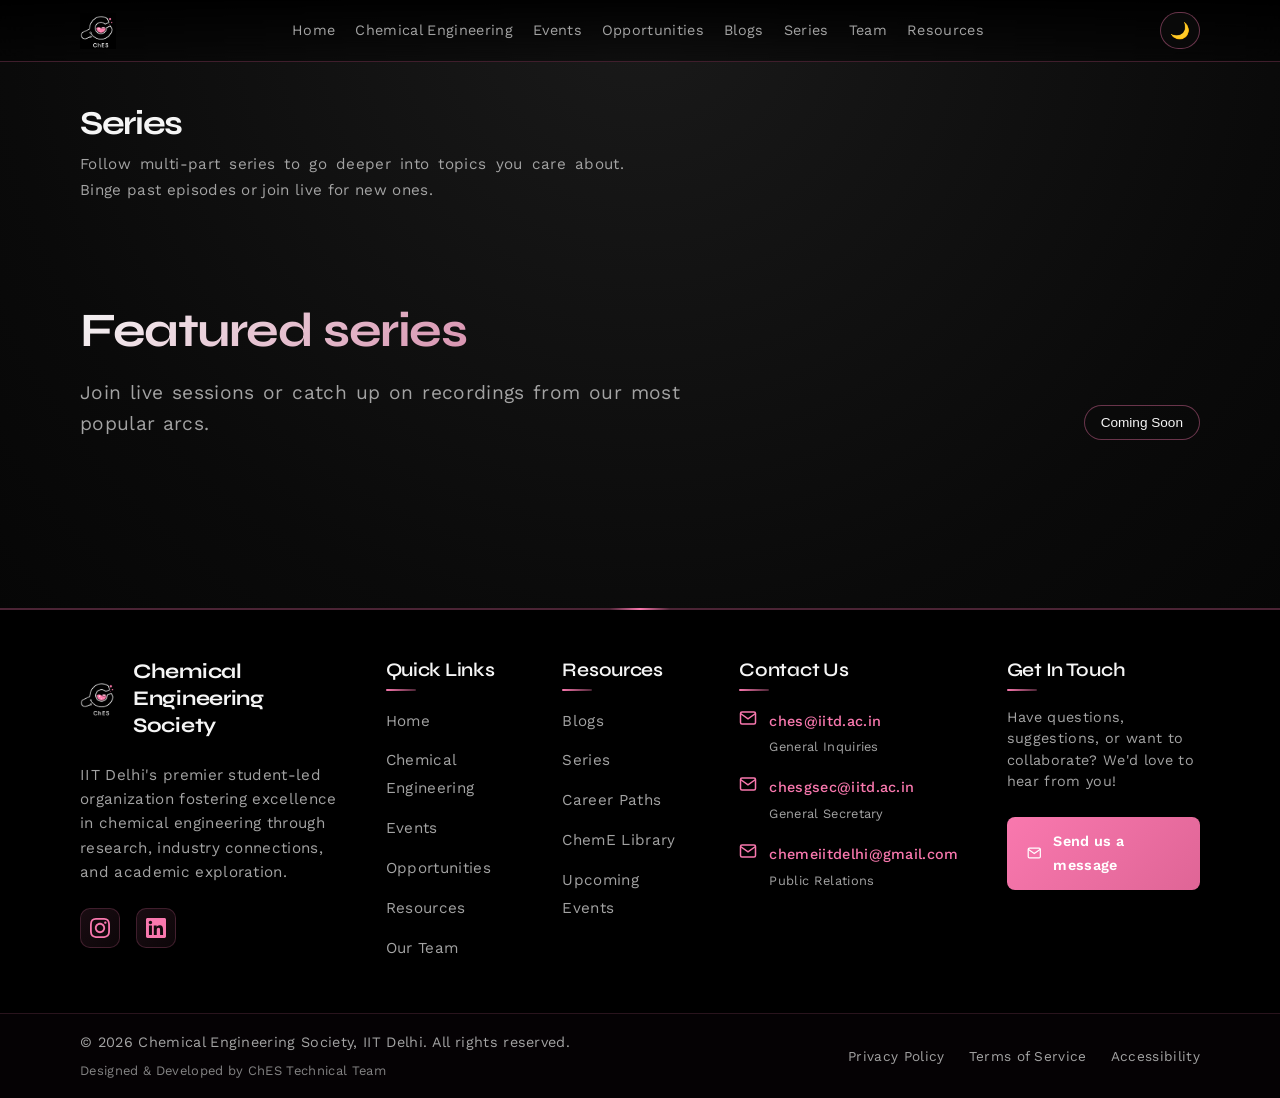
<file: series.html>
<!DOCTYPE html>
<html lang="en">

<head>
  <meta charset="UTF-8" />
  <title>ChES – Series</title>
  <meta name="viewport" content="width=device-width, initial-scale=1" />
  <link rel="stylesheet" href="styles.css" />
</head>

<body>
  <header>
    <div class="container nav">
      <div class="nav-left">
        <img src="assets/logo-dark.png" alt="ChES" class="logo-img" />
      </div>
      <nav>
        <ul>
          <li><a href="index.html">Home</a></li>
          <li><a href="chemical-engineering.html">Chemical Engineering</a></li>
          <li><a href="events.html">Events</a></li>
          <li><a href="opportunities.html">Opportunities</a></li>
          <li><a href="blogs.html">Blogs</a></li>
          <li><a href="series.html">Series</a></li>
          <li><a href="team.html">Team</a></li>
          <li><a href="resources.html">Resources</a></li>
        </ul>
      </nav>
      <div class="nav-cta">
        <button id="theme-toggle" class="btn theme-toggle-btn">🌙</button>
        <button id="mobile-menu-toggle" class="mobile-menu-toggle" aria-label="Toggle navigation">
          <span></span>
          <span></span>
          <span></span>
        </button>
      </div>
    </div>
  </header>

  <main>
    <section class="page-header">
      <div class="container">
        <h1 class="page-title">Series</h1>
        <p class="page-subtitle">
          Follow multi‑part series to go deeper into topics you care about.
          Binge past episodes or join live for new ones.
        </p>
      </div>
    </section>

    <section>
      <div class="container">
        <div class="section-header">
          <div>
            <h2 class="section-title">Featured series</h2>
            <p class="section-subtitle">
              Join live sessions or catch up on recordings from our most popular arcs.
            </p>
          </div>
          <button class="btn">Coming Soon</button>
        </div>


    </section>
  </main>

  <footer>
    <div class="footer-main">
      <div class="container">
        <div class="footer-content">
          <!-- Company Info -->
          <div class="footer-section">
            <div class="footer-logo">
              <div class="footer-logo-container">
                <img src="assets/logo-dark.png" alt="ChES IIT Delhi" class="footer-logo-img logo-dark" />
                <img src="assets/logo-light.jpeg" alt="ChES IIT Delhi" class="footer-logo-img logo-light" />
              </div>
              <h3>Chemical Engineering Society</h3>
            </div>
            <p class="footer-description">
              IIT Delhi's premier student-led organization fostering excellence in chemical engineering through
              research, industry connections, and academic exploration.
            </p>
            <div class="footer-social">
              <a href="https://www.instagram.com/ches_iitdelhi/" target="_blank" rel="noopener noreferrer"
                class="social-link instagram">
                <svg viewBox="0 0 24 24" fill="currentColor">
                  <path
                    d="M12 2.163c3.204 0 3.584.012 4.85.07 3.252.148 4.771 1.691 4.919 4.919.058 1.265.069 1.645.069 4.849 0 3.205-.012 3.584-.069 4.849-.149 3.225-1.664 4.771-4.919 4.919-1.266.058-1.644.07-4.85.07-3.204 0-3.584-.012-4.849-.07-3.26-.149-4.771-1.699-4.919-4.92-.058-1.265-.07-1.644-.07-4.849 0-3.204.013-3.583.07-4.849.149-3.227 1.664-4.771 4.919-4.919 1.266-.057 1.645-.069 4.849-.069zm0-2.163c-3.259 0-3.667.014-4.947.072-4.358.2-6.78 2.618-6.98 6.98-.059 1.281-.073 1.689-.073 4.948 0 3.259.014 3.668.072 4.948.2 4.358 2.618 6.78 6.98 6.98 1.281.058 1.689.072 4.948.072 3.259 0 3.668-.014 4.948-.072 4.354-.2 6.782-2.618 6.979-6.98.059-1.28.073-1.689.073-4.948 0-3.259-.014-3.667-.072-4.947-.196-4.354-2.617-6.78-6.979-6.98-1.281-.059-1.69-.073-4.949-.073zm0 5.838c-3.403 0-6.162 2.759-6.162 6.162s2.759 6.163 6.162 6.163 6.162-2.759 6.162-6.163c0-3.403-2.759-6.162-6.162-6.162zm0 10.162c-2.209 0-4-1.79-4-4 0-2.209 1.791-4 4-4s4 1.791 4 4c0 2.21-1.791 4-4 4zm6.406-11.845c-.796 0-1.441.645-1.441 1.44s.645 1.44 1.441 1.44c.795 0 1.439-.645 1.439-1.44s-.644-1.44-1.439-1.44z" />
                </svg>
              </a>
              <a href="https://www.linkedin.com/company/chesiitd/posts/?feedView=all" target="_blank"
                rel="noopener noreferrer" class="social-link linkedin">
                <svg viewBox="0 0 24 24" fill="currentColor">
                  <path
                    d="M20.447 20.452h-3.554v-5.569c0-1.328-.027-3.037-1.852-3.037-1.853 0-2.136 1.445-2.136 2.939v5.667H9.351V9h3.414v1.561h.046c.477-.9 1.637-1.85 3.37-1.85 3.601 0 4.267 2.37 4.267 5.455v6.286zM5.337 7.433c-1.144 0-2.063-.926-2.063-2.065 0-1.138.92-2.063 2.063-2.063 1.14 0 2.064.925 2.064 2.063 0 1.139-.925 2.065-2.064 2.065zm1.782 13.019H3.555V9h3.564v11.452zM22.225 0H1.771C.792 0 0 .774 0 1.729v20.542C0 23.227.792 24 1.771 24h20.451C23.2 24 24 23.227 24 22.271V1.729C24 .774 23.2 0 22.222 0h.003z" />
                </svg>
              </a>
            </div>
          </div>

          <!-- Quick Links -->
          <div class="footer-section">
            <h4 class="footer-title">Quick Links</h4>
            <ul class="footer-links">
              <li><a href="index.html">Home</a></li>
              <li><a href="chemical-engineering.html">Chemical Engineering</a></li>
              <li><a href="events.html">Events</a></li>
              <li><a href="opportunities.html">Opportunities</a></li>
              <li><a href="resources.html">Resources</a></li>
              <li><a href="team.html">Our Team</a></li>
            </ul>
          </div>

          <!-- Resources -->
          <div class="footer-section">
            <h4 class="footer-title">Resources</h4>
            <ul class="footer-links">
              <li><a href="blogs.html">Blogs</a></li>
              <li><a href="series.html">Series</a></li>
              <li><a href="resources.html#career-paths">Career Paths</a></li>
              <li><a href="resources.html#library">ChemE Library</a></li>
              <li><a href="events.html">Upcoming Events</a></li>
            </ul>
          </div>

          <!-- Contact Info -->
          <div class="footer-section">
            <h4 class="footer-title">Contact Us</h4>
            <div class="footer-contact">
              <div class="contact-item">
                <svg viewBox="0 0 24 24" fill="none" stroke="currentColor" stroke-width="2">
                  <path d="M4 4h16c1.1 0 2 .9 2 2v12c0 1.1-.9 2-2 2H4c-1.1 0-2-.9-2-2V6c0-1.1.9-2 2-2z"></path>
                  <polyline points="22,6 12,13 2,6"></polyline>
                </svg>
                <div>
                  <a href="mailto:ches@iitd.ac.in">ches@iitd.ac.in</a>
                  <span class="contact-label">General Inquiries</span>
                </div>
              </div>
              <div class="contact-item">
                <svg viewBox="0 0 24 24" fill="none" stroke="currentColor" stroke-width="2">
                  <path d="M4 4h16c1.1 0 2 .9 2 2v12c0 1.1-.9 2-2 2H4c-1.1 0-2-.9-2-2V6c0-1.1.9-2 2-2z"></path>
                  <polyline points="22,6 12,13 2,6"></polyline>
                </svg>
                <div>
                  <a href="mailto:chesgsec@iitd.ac.in">chesgsec@iitd.ac.in</a>
                  <span class="contact-label">General Secretary</span>
                </div>
              </div>
              <div class="contact-item">
                <svg viewBox="0 0 24 24" fill="none" stroke="currentColor" stroke-width="2">
                  <path d="M4 4h16c1.1 0 2 .9 2 2v12c0 1.1-.9 2-2 2H4c-1.1 0-2-.9-2-2V6c0-1.1.9-2 2-2z"></path>
                  <polyline points="22,6 12,13 2,6"></polyline>
                </svg>
                <div>
                  <a href="mailto:chemeiitdelhi@gmail.com">chemeiitdelhi@gmail.com</a>
                  <span class="contact-label">Public Relations</span>
                </div>
              </div>
            </div>
          </div>

          <!-- Contact Message -->
          <div class="footer-section">
            <h4 class="footer-title">Get In Touch</h4>
            <p class="contact-message">
              Have questions, suggestions, or want to collaborate? We'd love to hear from you!
            </p>
            <a href="mailto:ches@iitd.ac.in" class="contact-mail-btn">
              <svg viewBox="0 0 24 24" fill="none" stroke="currentColor" stroke-width="2">
                <path d="M4 4h16c1.1 0 2 .9 2 2v12c0 1.1-.9 2-2 2H4c-1.1 0-2-.9-2-2V6c0-1.1.9-2 2-2z"></path>
                <polyline points="22,6 12,13 2,6"></polyline>
              </svg>
              <span>Send us a message</span>
            </a>
          </div>
        </div>
      </div>
    </div>

    <!-- Footer Bottom -->
    <div class="footer-bottom">
      <div class="container">
        <div class="footer-bottom-content">
          <div class="footer-copyright">
            <p>© 2026 Chemical Engineering Society, IIT Delhi. All rights reserved.</p>
            <p class="developer-credit" style="font-size: 0.9em; margin-top: 5px; opacity: 0.8;"> Designed & Developed
              by ChES Technical Team
            </p>
          </div>
          <div class="footer-bottom-links">
            <a href="privacy-policy.html">Privacy Policy</a>
            <a href="terms-of-service.html">Terms of Service</a>
            <a href="accessibility.html">Accessibility</a>
          </div>
        </div>
      </div>
    </div>
  </footer>
  <script>
    const themeToggle = document.getElementById('theme-toggle');
    const body = document.body;
    const logo = document.querySelector('.logo-img');

    // Check for saved theme preference or default to dark
    const currentTheme = localStorage.getItem('theme') || 'dark';
    if (currentTheme === 'light') {
      body.classList.add('light-mode');
      themeToggle.textContent = '☀️';
      if (logo) logo.src = 'assets/logo-light.jpeg';
    } else {
      themeToggle.textContent = '🌙';
      if (logo) logo.src = 'assets/logo-dark.png';
    }

    themeToggle.addEventListener('click', () => {
      body.classList.toggle('light-mode');
      const isLight = body.classList.contains('light-mode');
      themeToggle.textContent = isLight ? '☀️' : '🌙';
      if (logo) logo.src = isLight ? 'assets/logo-light.jpeg' : 'assets/logo-dark.png';
      localStorage.setItem('theme', isLight ? 'light' : 'dark');
    });

    // Mobile menu toggle
    const mobileMenuToggle = document.getElementById('mobile-menu-toggle');
    const navMenu = document.querySelector('nav');

    if (mobileMenuToggle && navMenu) {
      mobileMenuToggle.addEventListener('click', () => {
        navMenu.classList.toggle('active');
        mobileMenuToggle.classList.toggle('open');
      });
    }

    // Scroll-triggered animations
    const observerOptions = {
      threshold: 0.1,
      rootMargin: '0px 0px -50px 0px'
    };

    const observer = new IntersectionObserver((entries) => {
      entries.forEach(entry => {
        if (entry.isIntersecting) {
          entry.target.style.opacity = '1';
          entry.target.style.transform = 'translateY(0)';
          observer.unobserve(entry.target);
        }
      });
    }, observerOptions);

    // Observe all cards and sections
    document.querySelectorAll('.feature-card, .blog-list-item, .event-card, .team-profile, .stat-item, .resource-card, .opp-card').forEach(el => {
      el.style.opacity = '0';
      el.style.transform = 'translateY(30px)';
      observer.observe(el);
    });
  </script>
</body>

</html>
</file>
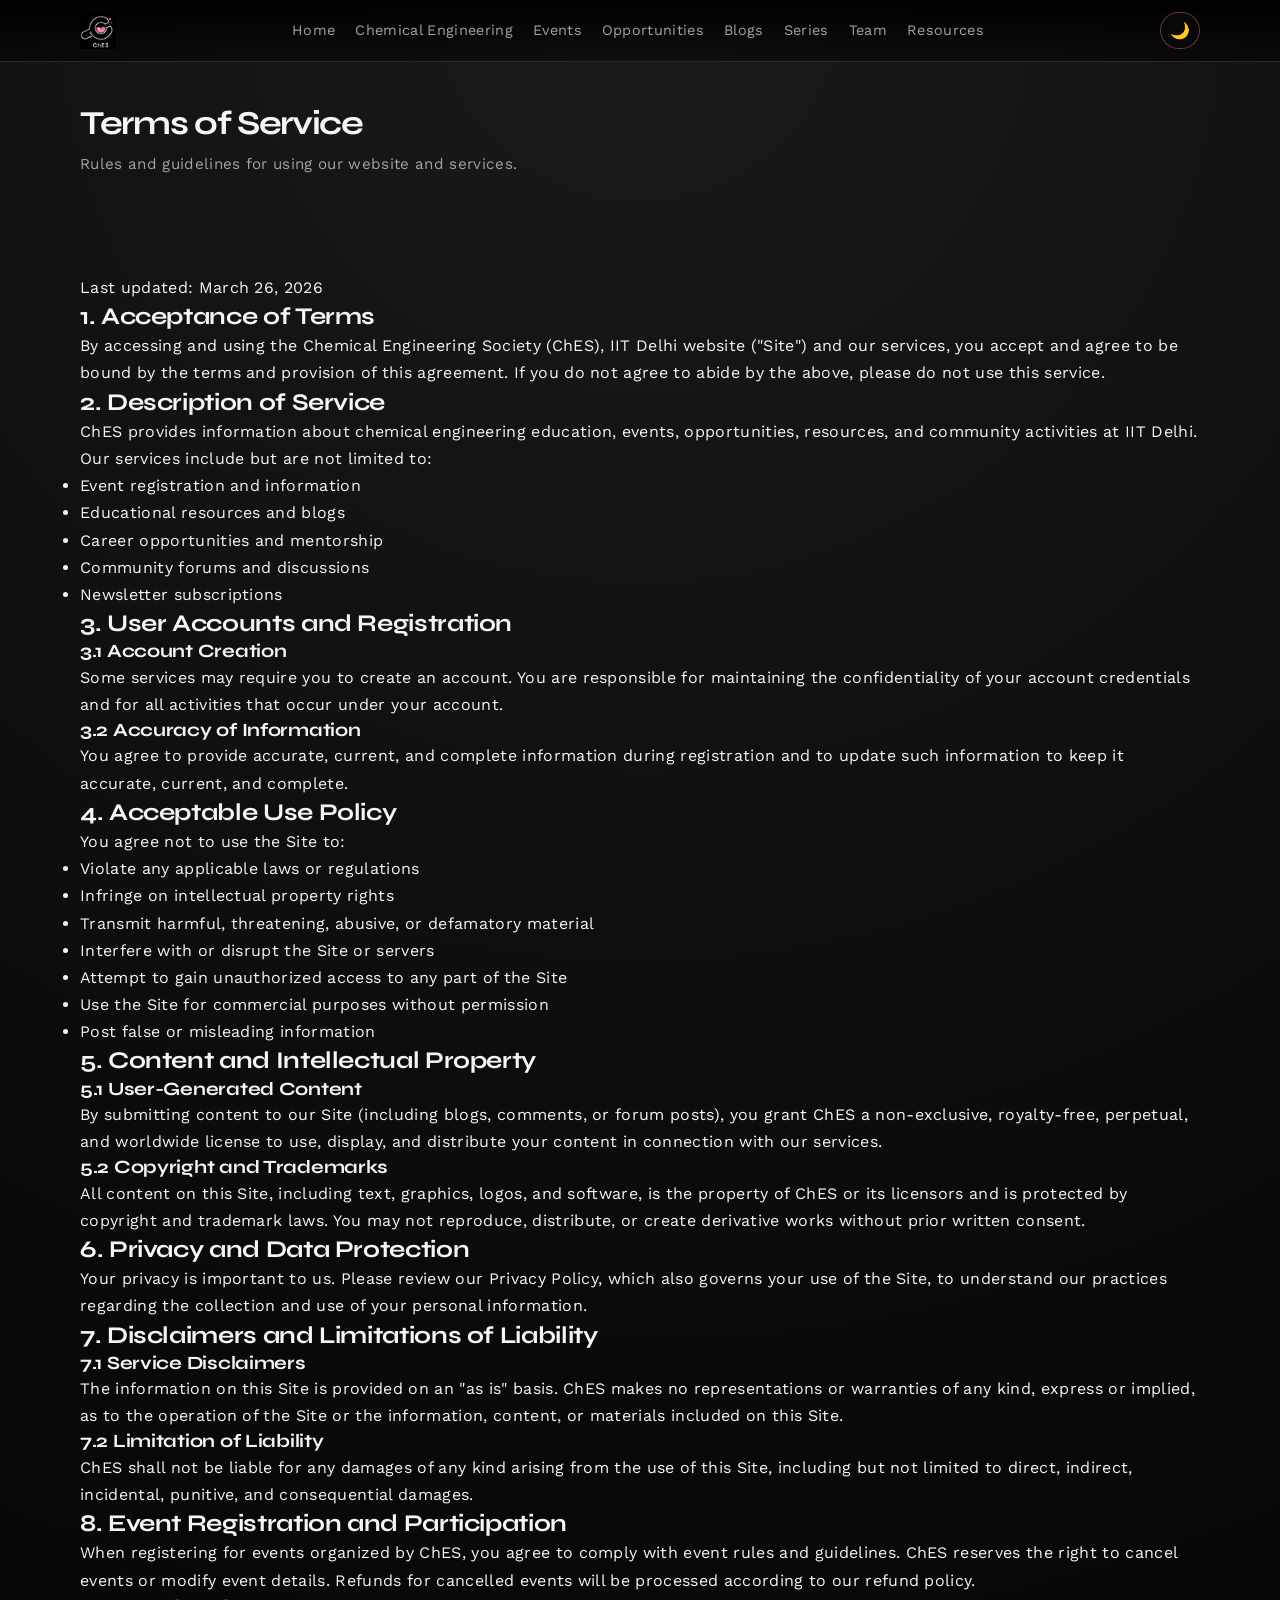
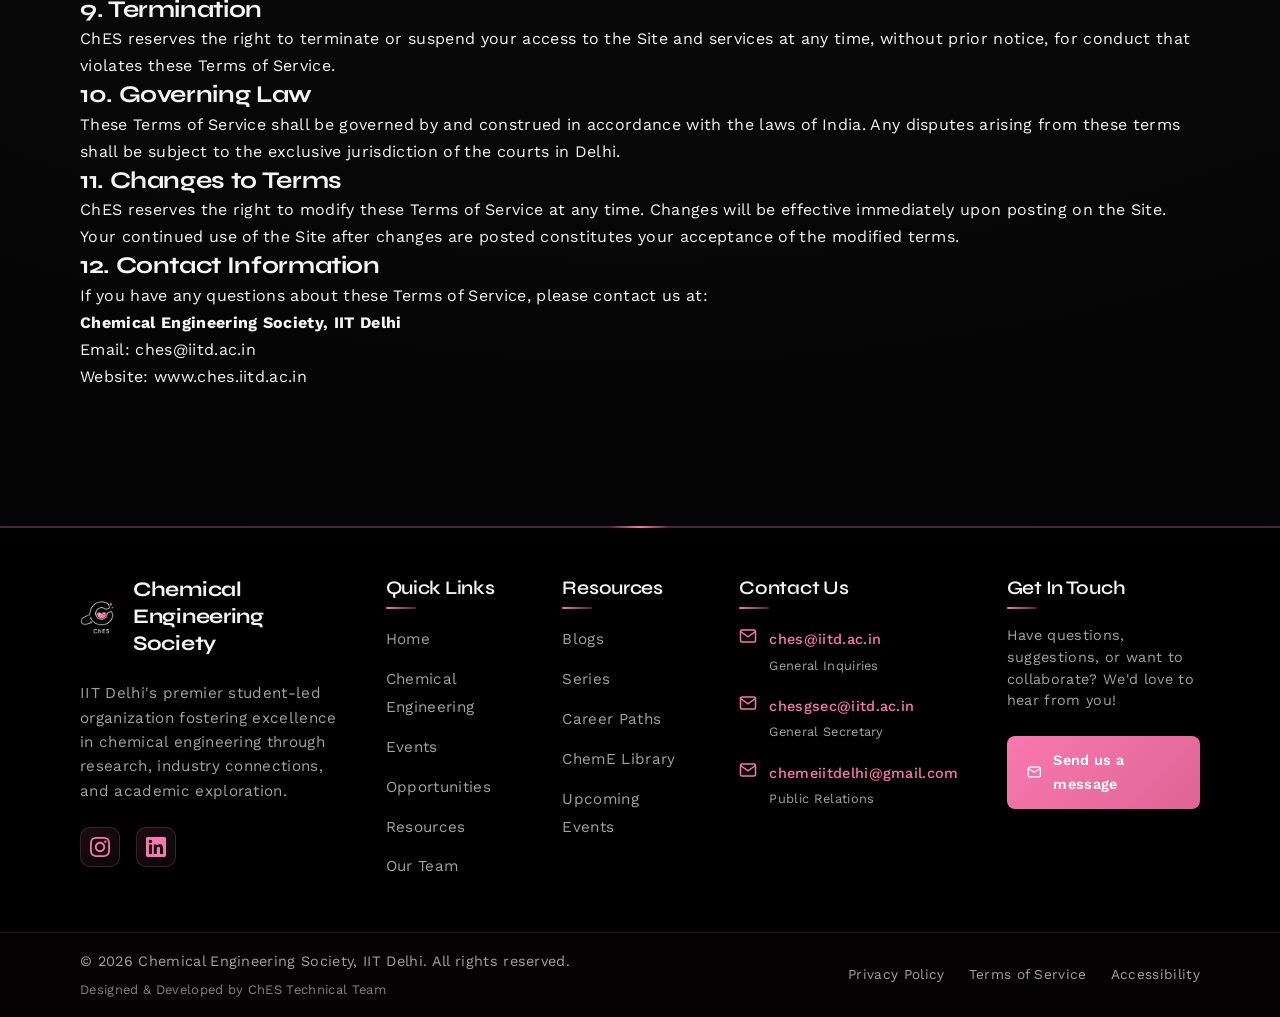
<file: terms-of-service.html>
<!DOCTYPE html>
<html lang="en">

<head>
  <meta charset="UTF-8" />
  <title>ChES – Terms of Service</title>
  <meta name="viewport" content="width=device-width, initial-scale=1" />
  <link rel="stylesheet" href="styles.css" />
</head>

<body class="terms-of-service-page">
  <!-- Navbar -->
  <header>
    <div class="container nav">
      <div class="nav-left">
        <img src="assets/logo-dark.png" alt="ChES" class="logo-img" width="150" height="50" />
      </div>
      <nav>
        <ul>
          <li><a href="index.html">Home</a></li>
          <li><a href="chemical-engineering.html">Chemical Engineering</a></li>
          <li><a href="events.html">Events</a></li>
          <li><a href="opportunities.html">Opportunities</a></li>
          <li><a href="blogs.html">Blogs</a></li>
          <li><a href="series.html">Series</a></li>
          <li><a href="team.html">Team</a></li>
          <li><a href="resources.html">Resources</a></li>
        </ul>
      </nav>
      <div class="nav-cta">
        <button id="theme-toggle" class="btn theme-toggle-btn">🌙</button>
        <button id="mobile-menu-toggle" class="mobile-menu-toggle" aria-label="Toggle navigation">
          <span></span>
          <span></span>
          <span></span>
        </button>
      </div>
    </div>
  </header>

  <main>
    <section class="page-header">
      <div class="container">
        <h1 class="page-title">Terms of Service</h1>
        <p class="page-subtitle">
          Rules and guidelines for using our website and services.
        </p>
      </div>
    </section>

    <section class="content-section">
      <div class="container">
        <div class="content-wrapper">
          <div class="last-updated">
            <p>Last updated: March 26, 2026</p>
          </div>

          <div class="policy-content">
            <h2>1. Acceptance of Terms</h2>
            <p>
              By accessing and using the Chemical Engineering Society (ChES), IIT Delhi website ("Site") and our services,
              you accept and agree to be bound by the terms and provision of this agreement. If you do not agree to abide
              by the above, please do not use this service.
            </p>

            <h2>2. Description of Service</h2>
            <p>
              ChES provides information about chemical engineering education, events, opportunities, resources, and
              community activities at IIT Delhi. Our services include but are not limited to:
            </p>
            <ul>
              <li>Event registration and information</li>
              <li>Educational resources and blogs</li>
              <li>Career opportunities and mentorship</li>
              <li>Community forums and discussions</li>
              <li>Newsletter subscriptions</li>
            </ul>

            <h2>3. User Accounts and Registration</h2>
            <h3>3.1 Account Creation</h3>
            <p>
              Some services may require you to create an account. You are responsible for maintaining the confidentiality
              of your account credentials and for all activities that occur under your account.
            </p>

            <h3>3.2 Accuracy of Information</h3>
            <p>
              You agree to provide accurate, current, and complete information during registration and to update such
              information to keep it accurate, current, and complete.
            </p>

            <h2>4. Acceptable Use Policy</h2>
            <p>You agree not to use the Site to:</p>
            <ul>
              <li>Violate any applicable laws or regulations</li>
              <li>Infringe on intellectual property rights</li>
              <li>Transmit harmful, threatening, abusive, or defamatory material</li>
              <li>Interfere with or disrupt the Site or servers</li>
              <li>Attempt to gain unauthorized access to any part of the Site</li>
              <li>Use the Site for commercial purposes without permission</li>
              <li>Post false or misleading information</li>
            </ul>

            <h2>5. Content and Intellectual Property</h2>
            <h3>5.1 User-Generated Content</h3>
            <p>
              By submitting content to our Site (including blogs, comments, or forum posts), you grant ChES a
              non-exclusive, royalty-free, perpetual, and worldwide license to use, display, and distribute your content
              in connection with our services.
            </p>

            <h3>5.2 Copyright and Trademarks</h3>
            <p>
              All content on this Site, including text, graphics, logos, and software, is the property of ChES or its
              licensors and is protected by copyright and trademark laws. You may not reproduce, distribute, or create
              derivative works without prior written consent.
            </p>

            <h2>6. Privacy and Data Protection</h2>
            <p>
              Your privacy is important to us. Please review our Privacy Policy, which also governs your use of the Site,
              to understand our practices regarding the collection and use of your personal information.
            </p>

            <h2>7. Disclaimers and Limitations of Liability</h2>
            <h3>7.1 Service Disclaimers</h3>
            <p>
              The information on this Site is provided on an "as is" basis. ChES makes no representations or warranties
              of any kind, express or implied, as to the operation of the Site or the information, content, or materials
              included on this Site.
            </p>

            <h3>7.2 Limitation of Liability</h3>
            <p>
              ChES shall not be liable for any damages of any kind arising from the use of this Site, including but not
              limited to direct, indirect, incidental, punitive, and consequential damages.
            </p>

            <h2>8. Event Registration and Participation</h2>
            <p>
              When registering for events organized by ChES, you agree to comply with event rules and guidelines.
              ChES reserves the right to cancel events or modify event details. Refunds for cancelled events will be
              processed according to our refund policy.
            </p>

            <h2>9. Termination</h2>
            <p>
              ChES reserves the right to terminate or suspend your access to the Site and services at any time, without
              prior notice, for conduct that violates these Terms of Service.
            </p>

            <h2>10. Governing Law</h2>
            <p>
              These Terms of Service shall be governed by and construed in accordance with the laws of India.
              Any disputes arising from these terms shall be subject to the exclusive jurisdiction of the courts in Delhi.
            </p>

            <h2>11. Changes to Terms</h2>
            <p>
              ChES reserves the right to modify these Terms of Service at any time. Changes will be effective immediately
              upon posting on the Site. Your continued use of the Site after changes are posted constitutes your acceptance
              of the modified terms.
            </p>

            <h2>12. Contact Information</h2>
            <p>
              If you have any questions about these Terms of Service, please contact us at:
            </p>
            <div class="contact-info">
              <p><strong>Chemical Engineering Society, IIT Delhi</strong></p>
              <p>Email: ches@iitd.ac.in</p>
              <p>Website: www.ches.iitd.ac.in</p>
            </div>
          </div>
        </div>
      </div>
    </section>
  </main>

  <footer>
    <div class="footer-main">
      <div class="container">
        <div class="footer-content">
          <!-- Company Info -->
          <div class="footer-section">
            <div class="footer-logo">
              <div class="footer-logo-container">
                <img src="assets/logo-dark.png" alt="ChES IIT Delhi" class="footer-logo-img logo-dark" width="150" height="50" />
                <img src="assets/logo-light.jpeg" alt="ChES IIT Delhi" class="footer-logo-img logo-light" width="150" height="50" />
              </div>
              <h3>Chemical Engineering Society</h3>
            </div>
            <p class="footer-description">
              IIT Delhi's premier student-led organization fostering excellence in chemical engineering through
              research, industry connections, and academic exploration.
            </p>
            <div class="footer-social">
              <a href="https://www.instagram.com/ches_iitdelhi/" target="_blank" rel="noopener noreferrer"
                class="social-link instagram">
                <svg viewBox="0 0 24 24" fill="currentColor">
                  <path
                    d="M12 2.163c3.204 0 3.584.012 4.85.07 3.252.148 4.771 1.691 4.919 4.919.058 1.265.069 1.645.069 4.849 0 3.205-.012 3.584-.069 4.849-.149 3.225-1.664 4.771-4.919 4.919-1.266.058-1.644.07-4.85.07-3.204 0-3.584-.012-4.849-.07-3.26-.149-4.771-1.699-4.919-4.92-.058-1.265-.07-1.644-.07-4.849 0-3.204.013-3.583.07-4.849.149-3.227 1.664-4.771 4.919-4.919 1.266-.057 1.645-.069 4.849-.069zm0-2.163c-3.259 0-3.667.014-4.947.072-4.358.2-6.78 2.618-6.98 6.98-.059 1.281-.073 1.689-.073 4.948 0 3.259.014 3.668.072 4.948.2 4.358 2.618 6.78 6.98 6.98 1.281.058 1.689.072 4.948.072 3.259 0 3.668-.014 4.948-.072 4.354-.2 6.782-2.618 6.979-6.98.059-1.28.073-1.689.073-4.948 0-3.259-.014-3.667-.072-4.947-.196-4.354-2.617-6.78-6.979-6.98-1.281-.059-1.69-.073-4.949-.073zm0 5.838c-3.403 0-6.162 2.759-6.162 6.162s2.759 6.163 6.162 6.163 6.162-2.759 6.162-6.163c0-3.403-2.759-6.162-6.162-6.162zm0 10.162c-2.209 0-4-1.79-4-4 0-2.209 1.791-4 4-4s4 1.791 4 4c0 2.21-1.791 4-4 4zm6.406-11.845c-.796 0-1.441.645-1.441 1.44s.645 1.44 1.441 1.44c.795 0 1.439-.645 1.439-1.44s-.644-1.44-1.439-1.44z" />
                </svg>
              </a>
              <a href="https://www.linkedin.com/company/chesiitd/posts/?feedView=all" target="_blank"
                rel="noopener noreferrer" class="social-link linkedin">
                <svg viewBox="0 0 24 24" fill="currentColor">
                  <path
                    d="M20.447 20.452h-3.554v-5.569c0-1.328-.027-3.037-1.852-3.037-1.853 0-2.136 1.445-2.136 2.939v5.667H9.351V9h3.414v1.561h.046c.477-.9 1.637-1.85 3.37-1.85 3.601 0 4.267 2.37 4.267 5.455v6.286zM5.337 7.433c-1.144 0-2.063-.926-2.063-2.065 0-1.138.92-2.063 2.063-2.063 1.14 0 2.064.925 2.064 2.063 0 1.139-.925 2.065-2.064 2.065zm1.782 13.019H3.555V9h3.564v11.452zM22.225 0H1.771C.792 0 0 .774 0 1.729v20.542C0 23.227.792 24 1.771 24h20.451C23.2 24 24 23.227 24 22.271V1.729C24 .774 23.2 0 22.222 0h.003z" />
                </svg>
              </a>
            </div>
          </div>

          <!-- Quick Links -->
          <div class="footer-section">
            <h4 class="footer-title">Quick Links</h4>
            <ul class="footer-links">
              <li><a href="index.html">Home</a></li>
              <li><a href="chemical-engineering.html">Chemical Engineering</a></li>
              <li><a href="events.html">Events</a></li>
              <li><a href="opportunities.html">Opportunities</a></li>
              <li><a href="resources.html">Resources</a></li>
              <li><a href="team.html">Our Team</a></li>
            </ul>
          </div>

          <!-- Resources -->
          <div class="footer-section">
            <h4 class="footer-title">Resources</h4>
            <ul class="footer-links">
              <li><a href="blogs.html">Blogs</a></li>
              <li><a href="series.html">Series</a></li>
              <li><a href="resources.html#career-paths">Career Paths</a></li>
              <li><a href="resources.html#library">ChemE Library</a></li>
              <li><a href="events.html">Upcoming Events</a></li>
            </ul>
          </div>

          <!-- Contact Info -->
          <div class="footer-section">
            <h4 class="footer-title">Contact Us</h4>
            <div class="footer-contact">
              <div class="contact-item">
                <svg viewBox="0 0 24 24" fill="none" stroke="currentColor" stroke-width="2">
                  <path d="M4 4h16c1.1 0 2 .9 2 2v12c0 1.1-.9 2-2 2H4c-1.1 0-2-.9-2-2V6c0-1.1.9-2 2-2z"></path>
                  <polyline points="22,6 12,13 2,6"></polyline>
                </svg>
                <div>
                  <a href="mailto:ches@iitd.ac.in">ches@iitd.ac.in</a>
                  <span class="contact-label">General Inquiries</span>
                </div>
              </div>
              <div class="contact-item">
                <svg viewBox="0 0 24 24" fill="none" stroke="currentColor" stroke-width="2">
                  <path d="M4 4h16c1.1 0 2 .9 2 2v12c0 1.1-.9 2-2 2H4c-1.1 0-2-.9-2-2V6c0-1.1.9-2 2-2z"></path>
                  <polyline points="22,6 12,13 2,6"></polyline>
                </svg>
                <div>
                  <a href="mailto:chesgsec@iitd.ac.in">chesgsec@iitd.ac.in</a>
                  <span class="contact-label">General Secretary</span>
                </div>
              </div>
              <div class="contact-item">
                <svg viewBox="0 0 24 24" fill="none" stroke="currentColor" stroke-width="2">
                  <path d="M4 4h16c1.1 0 2 .9 2 2v12c0 1.1-.9 2-2 2H4c-1.1 0-2-.9-2-2V6c0-1.1.9-2 2-2z"></path>
                  <polyline points="22,6 12,13 2,6"></polyline>
                </svg>
                <div>
                  <a href="mailto:chemeiitdelhi@gmail.com">chemeiitdelhi@gmail.com</a>
                  <span class="contact-label">Public Relations</span>
                </div>
              </div>
            </div>
          </div>

          <!-- Contact Message -->
          <div class="footer-section">
            <h4 class="footer-title">Get In Touch</h4>
            <p class="contact-message">
              Have questions, suggestions, or want to collaborate? We'd love to hear from you!
            </p>
            <a href="mailto:ches@iitd.ac.in" class="contact-mail-btn">
              <svg viewBox="0 0 24 24" fill="none" stroke="currentColor" stroke-width="2">
                <path d="M4 4h16c1.1 0 2 .9 2 2v12c0 1.1-.9 2-2 2H4c-1.1 0-2-.9-2-2V6c0-1.1.9-2 2-2z"></path>
                <polyline points="22,6 12,13 2,6"></polyline>
              </svg>
              <span>Send us a message</span>
            </a>
          </div>
        </div>
      </div>
    </div>

    <!-- Footer Bottom -->
    <div class="footer-bottom">
      <div class="container">
        <div class="footer-bottom-content">
          <div class="footer-copyright">
            <p>© 2026 Chemical Engineering Society, IIT Delhi. All rights reserved.</p>
            <p class="developer-credit" style="font-size: 0.9em; margin-top: 5px; opacity: 0.8;">
              Designed & Developed by ChES Technical Team
            </p>
          </div>
          <div class="footer-bottom-links">
            <a href="privacy-policy.html">Privacy Policy</a>
            <a href="terms-of-service.html">Terms of Service</a>
            <a href="accessibility.html">Accessibility</a>
          </div>
        </div>
      </div>
    </div>
  </footer>
  <script src="script.js"></script>
</body>

</html>
</file>
<file: styles.css>
@import url('https://fonts.googleapis.com/css2?family=Syne:wght@400..700&family=Work+Sans:ital,wght@0,100..900;1,100..900&display=swap');

:root {
  --primary: #F978AE;
  --primary-dark: rgb(223, 101, 150);
  --bg-dark: #000000;
  --bg-alt-dark: #0a0a0a;
  --text-dark: #f5f5f5;
  --muted-dark: #a3a3a3;
  --card-dark: #0a0a0a;
  --bg-light: #fde7ee;
  --bg-alt-light: #ffffff;
  --text-light: #2D1B26;
  --muted-light: #9B7E87;
  --card-light: #ffffff;
  --accent: #F978AE;
  --font-heading: 'Syne', sans-serif;
  --font-body: 'Work Sans', sans-serif;
  --muted: var(--muted-dark);
  --text: var(--text-dark);
  --bg: var(--bg-dark);
  --bg-alt: var(--bg-alt-dark);
  --card: var(--card-dark);
}

* {
  box-sizing: border-box;
  margin: 0;
  padding: 0;
}

body {
  font-family: var(--font-body);
  background: radial-gradient(circle at top, #1a1a1a 0, #0a0a0a 50%, #000 100%);
  color: var(--text-dark);
  line-height: 1.7;
  letter-spacing: 0.325px;
  scroll-behavior: smooth;
}

body.light-mode {
  background: var(--bg-light);
  color: var(--text-light);
  --muted: var(--muted-light);
  --text: var(--text-light);
  --bg: var(--bg-light);
  --bg-alt: var(--bg-alt-light);
  --card: var(--card-light);
}

a {
  color: inherit;
  text-decoration: none;
}

h1, h2, h3, h4, h5, h6 {
  font-family: var(--font-heading);
  font-weight: 700;
  letter-spacing: -0.015em;
  line-height: 1.3;
}

img {
  max-width: 100%;
  display: block;
}

/* Layout helpers */
.container {
  width: min(1120px, 100% - 3rem);
  margin: 0 auto;
}

/* Navbar */
header {
  position: sticky;
  top: 0;
  z-index: 50;
  backdrop-filter: blur(18px);
  background: linear-gradient(to bottom, rgba(0,0,0,0.95), rgba(0,0,0,0.4));
  border-bottom: 1px solid rgba(249, 120, 174, 0.25);
}

body.light-mode header {
  background: #ffffff;
  border-bottom: 1px solid rgba(253, 231, 238, 0.6);
  box-shadow: 0 2px 8px rgba(0, 0, 0, 0.04);
}

.nav {
  display: flex;
  align-items: center;
  justify-content: space-between;
  padding: 0.75rem 0;
}

.nav-left {
  display: flex;
  align-items: center;
  gap: 0.5rem;
}

.logo-img {
  height: 36px;
  width: auto;
  display: block;
  object-fit: contain;
}

.brand {
  font-weight: 600;
  letter-spacing: 0.06em;
  text-transform: uppercase;
  font-size: 0.85rem;
  color: var(--text-dark);
}

body.light-mode .brand {
  color: var(--text-light);
}

nav ul {
  list-style: none;
  display: flex;
  gap: 1.25rem;
  font-size: 0.9rem;
}

nav a {
  position: relative;
  padding-bottom: 0.2rem;
  color: var(--muted-dark);
  transition: color 0.2s ease;
}

nav a::after {
  content: "";
  position: absolute;
  left: 0;
  bottom: 0;
  width: 0;
  height: 2px;
  border-radius: 999px;
  background: var(--primary);
  transition: width 0.2s ease;
}

nav a:hover {
  color: var(--text-dark);
}

body.light-mode nav a {
  color: var(--muted-light);
}

body.light-mode nav a:hover {
  color: var(--text-light);
}

nav a:hover::after {
  width: 100%;
}

.nav-cta {
  display: flex;
  align-items: center;
  gap: 0.75rem;
}

.btn {
  display: inline-flex;
  align-items: center;
  justify-content: center;
  padding: 0.55rem 1rem;
  border-radius: 999px;
  border: 1px solid rgba(249, 120, 174, 0.4);
  background: rgba(10, 10, 10, 0.9);
  color: var(--text-dark);
  font-size: 0.85rem;
  cursor: pointer;
  transition: all 0.2s ease;
}

body.light-mode .btn {
  background: linear-gradient(135deg, var(--primary), var(--primary-dark));
  color: #ffffff;
  border: none;
}

.theme-toggle-btn {
  font-size: 1rem;
  padding: 0.5rem;
  min-width: 40px;
}

body.light-mode .theme-toggle-btn {
  background: #ffffff;
  border: 1.5px solid rgba(253, 231, 238, 0.6);
}

.btn:hover {
  transform: translateY(-1px);
  box-shadow: 0 14px 35px rgba(249, 120, 174, 0.3);
}

/* Mobile menu styles */
.mobile-menu-toggle {
  display: none;
  flex-direction: column;
  justify-content: space-around;
  width: 24px;
  height: 20px;
  background: transparent;
  border: none;
  cursor: pointer;
  padding: 0;
  z-index: 10;
  margin-left: 0.5rem;
}

.mobile-menu-toggle span {
  width: 24px;
  height: 2px;
  background: var(--text-dark);
  border-radius: 10px;
  transition: all 0.3s linear;
  position: relative;
  transform-origin: 1px;
}

body.light-mode .mobile-menu-toggle span {
  background: var(--text-light);
}

.mobile-menu-toggle.open span:nth-child(1) {
  transform: rotate(45deg);
}

.mobile-menu-toggle.open span:nth-child(2) {
  opacity: 0;
  transform: translateX(20px);
}

.mobile-menu-toggle.open span:nth-child(3) {
  transform: rotate(-45deg);
}

/* Sections */
section {
  padding: 4.5rem 0;
}

#home {
  min-height: calc(100vh - 60px);
  display: flex;
  align-items: center;
}

.hero-grid {
  display: grid;
  grid-template-columns: minmax(0, 1.4fr) minmax(0, 1fr);
  gap: 3rem;
  align-items: center;
}

.hero-kicker {
  display: inline-flex;
  align-items: center;
  gap: 0.5rem;
  padding: 0.2rem 0.7rem;
  border-radius: 999px;
  border: 1px solid rgba(249, 120, 174, 0.4);
  background: radial-gradient(circle at top left, rgba(249, 120, 174, 0.2), transparent);
  font-size: 0.75rem;
  color: var(--muted);
  margin-bottom: 1.5rem;
}

.hero-kicker-dot {
  width: 9px;
  height: 9px;
  border-radius: 999px;
  background: var(--primary);
  box-shadow: 0 0 10px rgba(249, 120, 174, 0.8);
}

.hero-title {
  font-family: var(--font-heading);
  font-size: clamp(2.6rem, 4vw, 3.2rem);
  font-weight: 700;
  letter-spacing: -0.04em;
  margin-bottom: 1rem;
}

.hero-subtitle {
  color: var(--muted);
  max-width: 32rem;
  font-size: 0.98rem;
  margin-bottom: 1.5rem;
}

.hero-actions {
  display: flex;
  flex-wrap: wrap;
  gap: 0.75rem;
  margin-bottom: 2rem;
}

.hero-meta {
  display: flex;
  flex-wrap: wrap;
  gap: 1.5rem;
  font-size: 0.8rem;
  color: var(--muted);
}

.hero-meta strong {
  color: var(--text);
  font-weight: 600;
}

.hero-card {
  background: radial-gradient(circle at top, rgba(249, 120, 174, 0.2), rgba(10, 10, 10, 0.95));
  border-radius: 1.5rem;
  border: 1px solid rgba(249, 120, 174, 0.35);
  padding: 1.6rem 1.5rem;
  box-shadow:
    0 24px 80px rgba(0, 0, 0, 0.8),
    0 0 50px rgba(249, 120, 174, 0.25);
  position: relative;
  overflow: hidden;
}

body.light-mode .hero-card {
  background: linear-gradient(135deg, #ffffff 0%, rgba(253, 231, 238, 0.4) 100%);
  border: 1.5px solid rgba(253, 231, 238, 0.6);
  box-shadow: 0 4px 16px rgba(0, 0, 0, 0.06);
}

.hero-card::before {
  content: "";
  position: absolute;
  inset: 0;
  background:
    radial-gradient(circle at 10% 10%, rgba(249, 120, 174, 0.15), transparent 55%),
    radial-gradient(circle at 80% 80%, rgba(249, 120, 174, 0.2), transparent 50%);
  opacity: 0.4;
  pointer-events: none;
}

body.light-mode .hero-card::before {
  background:
    radial-gradient(circle at 10% 10%, rgba(249, 120, 174, 0.1), transparent 55%),
    radial-gradient(circle at 80% 80%, rgba(249, 120, 174, 0.15), transparent 50%);
  opacity: 0.6;
}

.hero-card-inner {
  position: relative;
  z-index: 1;
}

.hero-card-header {
  display: flex;
  justify-content: space-between;
  align-items: center;
  margin-bottom: 1rem;
}

.badge-pill {
  font-size: 0.72rem;
  text-transform: uppercase;
  letter-spacing: 0.12em;
  padding: 0.3rem 0.7rem;
  border-radius: 999px;
  background: rgba(0, 0, 0, 0.8);
  border: 1px solid rgba(249, 120, 174, 0.4);
  color: var(--text);
}

body.light-mode .badge-pill {
  background: #ffffff;
  border: 1.5px solid rgba(253, 231, 238, 0.6);
  color: var(--primary);
}

.hero-stat {
  font-size: 1.6rem;
  font-weight: 700;
}

.hero-stat small {
  display: block;
  font-size: 0.7rem;
  text-transform: uppercase;
  letter-spacing: 0.14em;
  color: var(--muted);
}

.hero-card-grid {
  display: grid;
  grid-template-columns: repeat(2, minmax(0, 1fr));
  gap: 1.1rem;
  margin-top: 0.5rem;
}

.metric-card {
  padding: 0.8rem 0.9rem;
  border-radius: 1rem;
  background: rgba(10, 10, 10, 0.95);
  border: 1px solid rgba(249, 120, 174, 0.25);
  font-size: 0.75rem;
}

body.light-mode .metric-card {
  background: rgba(255, 232, 243, 0.8);
  border: 1px solid rgba(249, 120, 174, 0.25);
}

.metric-label {
  color: var(--muted);
  margin-bottom: 0.2rem;
}

.metric-value {
  font-weight: 600;
  font-size: 0.98rem;
}

.metric-tag {
  display: inline-flex;
  align-items: center;
  gap: 0.25rem;
  margin-top: 0.2rem;
  font-size: 0.7rem;
  color: var(--muted);
}

.metric-dot {
  width: 6px;
  height: 6px;
  border-radius: 999px;
  background: var(--primary);
  box-shadow: 0 0 8px rgba(249, 120, 174, 0.7);
}

/* Generic section styling */
.section-header {
  margin-bottom: 2rem;
  display: flex;
  flex-wrap: wrap;
  justify-content: space-between;
  align-items: flex-end;
  gap: 1rem;
}

.section-title {
  font-size: 1.6rem;
  font-weight: 600;
  letter-spacing: -0.03em;
}

.section-subtitle {
  color: var(--muted);
  font-size: 0.9rem;
  max-width: 26rem;
}

.pill-row {
  display: flex;
  flex-wrap: wrap;
  gap: 0.5rem;
  font-size: 0.75rem;
  color: var(--muted);
}

.pill {
  padding: 0.25rem 0.7rem;
  border-radius: 999px;
  border: 1px dashed rgba(249, 120, 174, 0.5);
}

/* Announcements */
.announcements {
  padding-top: 0;
}

.announcements-grid {
  display: grid;
  grid-template-columns: repeat(3, minmax(0, 1fr));
  gap: 1.4rem;
}

.announcement-card {
  background: radial-gradient(circle at top left, rgba(249, 120, 174, 0.12), rgba(10, 10, 10, 0.98));
  border-radius: 1.1rem;
  border: 1px solid rgba(249, 120, 174, 0.25);
  padding: 1.1rem 1.1rem 1rem;
  font-size: 0.85rem;
}

body.light-mode .announcement-card {
  background: #ffffff;
  border: 1.5px solid rgba(253, 231, 238, 0.7);
  box-shadow: 0 2px 8px rgba(0, 0, 0, 0.03);
}

.announcement-label {
  font-size: 0.78rem;
  text-transform: uppercase;
  letter-spacing: 0.13em;
  color: var(--muted);
  margin-bottom: 0.25rem;
}

.announcement-title {
  font-family: var(--font-heading);
  font-weight: 600;
  margin-bottom: 0.4rem;
}

.announcement-list {
  list-style: none;
  display: flex;
  flex-direction: column;
  gap: 0.35rem;
  color: var(--muted);
  font-size: 0.8rem;
}

.announcement-list strong {
  color: var(--text);
  font-weight: 500;
}

/* Events grid & cards (used on events page and in other sections if needed) */
.grid-3 {
  display: grid;
  grid-template-columns: repeat(3, minmax(0, 1fr));
  gap: 1.4rem;
}

.card {
  background: radial-gradient(circle at top left, rgba(249, 120, 174, 0.12), rgba(10, 10, 10, 0.98));
  border-radius: 1.1rem;
  border: 1px solid rgba(249, 120, 174, 0.25);
  padding: 1.1rem 1.1rem 1rem;
  display: flex;
  flex-direction: column;
  gap: 0.65rem;
  font-size: 0.85rem;
  transition: transform 0.18s ease, box-shadow 0.18s ease, border-color 0.18s ease;
}

.card:hover {
  transform: translateY(-4px);
  border-color: rgba(249, 120, 174, 0.6);
  box-shadow: 0 18px 50px rgba(15, 23, 42, 0.9);
}

.resource-card {
  background: radial-gradient(circle at top left, rgba(249, 120, 174, 0.12), rgba(10, 10, 10, 0.98));
  border-radius: 1.1rem;
  border: 1px solid rgba(249, 120, 174, 0.25);
  padding: 1.5rem 1.5rem 1.5rem;
  display: flex;
  flex-direction: column;
  gap: 0.8rem;
  font-size: 0.85rem;
  transition: transform 0.18s ease, box-shadow 0.18s ease, border-color 0.18s ease;
}

body.light-mode .resource-card {
  background: #ffffff;
  border: 1.5px solid rgba(253, 231, 238, 0.7);
  box-shadow: 0 2px 8px rgba(0, 0, 0, 0.03);
}

.resource-card:hover {
  transform: translateY(-4px);
  border-color: rgba(249, 120, 174, 0.6);
  box-shadow: 0 18px 50px rgba(15, 23, 42, 0.9);
}

body.light-mode .resource-card:hover {
  box-shadow: 0 18px 50px rgba(0, 0, 0, 0.1);
}

.resource-title {
  font-family: var(--font-heading);
  font-weight: 600;
  font-size: 1.1rem;
}

.resource-description {
  color: var(--muted);
  line-height: 1.5;
}

.card-tag-row {
  display: flex;
  justify-content: space-between;
  align-items: center;
  gap: 0.75rem;
  font-size: 0.75rem;
  color: var(--muted);
}

.card-tag {
  padding: 0.1rem 0.55rem;
  border-radius: 999px;
  border: 1px solid rgba(249, 120, 174, 0.45);
  font-size: 0.7rem;
  text-transform: uppercase;
  letter-spacing: 0.12em;
}

.card-date {
  font-size: 0.75rem;
  color: var(--muted);
}

.card-title {
  font-family: var(--font-heading);
  font-weight: 600;
  color: var(--text);
}

.card-footer {
  display: flex;
  justify-content: space-between;
  align-items: center;
  margin-top: 0.4rem;
  font-size: 0.75rem;
  color: var(--muted);
}

.link-inline {
  display: inline-flex;
  align-items: center;
  gap: 0.3rem;
  color: var(--primary);
  font-weight: 500;
}

.card-subtitle {
  color: var(--primary);
  font-size: 0.88rem;
  font-weight: 500;
  margin: -0.35rem 0 0.25rem 0;
}

/* Gallery */
.event-gallery-section {
  padding-top: 3rem;
  padding-bottom: 4.5rem;
}

.gallery-grid {
  display: grid;
  grid-template-columns: repeat(auto-fit, minmax(240px, 1fr));
  gap: 1.4rem;
}

.gallery-item {
  border-radius: 1.1rem;
  border: 1px solid rgba(249, 120, 174, 0.25);
  overflow: hidden;
  background: rgba(10, 10, 10, 0.98);
  transition: transform 0.18s ease, border-color 0.18s ease, box-shadow 0.18s ease;
  display: flex;
  flex-direction: column;
}

.gallery-item:hover {
  transform: translateY(-4px);
  border-color: rgba(249, 120, 174, 0.6);
  box-shadow: 0 18px 50px rgba(15, 23, 42, 0.9);
}

.gallery-item img {
  width: 100%;
  height: 240px;
  object-fit: cover;
  display: block;
}

.gallery-caption {
  padding: 0.8rem 1rem;
  font-size: 0.85rem;
  font-weight: 500;
  color: var(--text);
  text-align: center;
}

body.light-mode .gallery-item {
  background: #ffffff;
  border: 1.5px solid rgba(253, 231, 238, 0.6);
}

body.light-mode .gallery-item:hover {
  box-shadow: 0 18px 50px rgba(0, 0, 0, 0.1);
}

/* Blogs */
.blog-grid {
  display: grid;
  grid-template-columns: 1.3fr 1fr;
  gap: 1.6rem;
  align-items: flex-start;
}

.blog-featured {
  padding: 1.3rem 1.3rem 1.1rem;
  border-radius: 1.1rem;
  border: 1px solid rgba(249, 120, 174, 0.3);
  background: radial-gradient(circle at top left, rgba(249, 120, 174, 0.15), rgba(10, 10, 10, 0.98));
}

.blog-featured h3 {
  font-family: var(--font-heading);
  font-size: 1.1rem;
  margin-bottom: 0.4rem;
}

.blog-meta {
  display: flex;
  flex-wrap: wrap;
  gap: 0.75rem;
  font-size: 0.75rem;
  color: var(--muted);
  margin-bottom: 0.7rem;
}

.blog-meta span {
  display: inline-flex;
  align-items: center;
  gap: 0.3rem;
}

.blog-list {
  display: flex;
  flex-direction: column;
  gap: 0.9rem;
  font-size: 0.85rem;
}

.blog-list-item {
  padding: 0.7rem 0.8rem;
  border-radius: 0.9rem;
  border: 1px solid rgba(249, 120, 174, 0.25);
  background: rgba(10, 10, 10, 0.95);
  display: flex;
  justify-content: space-between;
  gap: 0.75rem;
}

.blog-list-item h4 {
  font-family: var(--font-heading);
  font-size: 0.88rem;
  margin-bottom: 0.1rem;
}

.blog-list-item small {
  color: var(--muted);
  font-size: 0.75rem;
}

/* Series */
.series-row {
  display: grid;
  grid-template-columns: 1.1fr 1fr;
  gap: 1.6rem;
}

.timeline {
  border-left: 2px solid rgba(249, 120, 174, 0.4);
  padding-left: 1.25rem;
  display: flex;
  flex-direction: column;
  gap: 1.3rem;
}

.timeline-item {
  position: relative;
  padding-left: 0.2rem;
}

.timeline-item::before {
  content: "";
  position: absolute;
  left: -1.52rem;
  top: 0.1rem;
  width: 12px;
  height: 12px;
  border-radius: 999px;
  background: var(--primary);
  box-shadow: 0 0 12px rgba(249, 120, 174, 0.7);
}

.timeline-label {
  font-size: 0.75rem;
  color: var(--muted);
  text-transform: uppercase;
  letter-spacing: 0.12em;
  margin-bottom: 0.15rem;
}

.timeline-title {
  font-family: var(--font-heading);
  font-size: 0.96rem;
  font-weight: 600;
  margin-bottom: 0.25rem;
}

.timeline-desc {
  font-size: 0.8rem;
  color: var(--muted);
}

.series-summary {
  padding: 1.1rem 1.2rem;
  border-radius: 1.1rem;
  border: 1px solid rgba(249, 120, 174, 0.25);
  background: rgba(10, 10, 10, 0.95);
  font-size: 0.85rem;
}

.series-summary h3 {
  font-family: var(--font-heading);
  font-size: 1rem;
  margin-bottom: 0.4rem;
}

.series-summary ul {
  margin-top: 0.5rem;
  padding-left: 1.1rem;
  color: var(--muted);
  font-size: 0.8rem;
}

.series-summary li + li {
  margin-top: 0.25rem;
}

/* Team */
.team-grid {
  display: grid;
  grid-template-columns: repeat(auto-fit, minmax(260px, 1fr));
  gap: 1.6rem;
}

/* Team Tree Subheadings & Centered Flex Grid */
.team-category-title {
  font-family: var(--font-heading);
  font-size: 1.8rem;
  font-weight: 700;
  text-align: center;
  margin: 4rem 0 2.5rem;
  color: var(--text);
  display: flex;
  align-items: center;
  justify-content: center;
  gap: 1.5rem;
}

.team-category-title:first-of-type {
  margin-top: 1rem;
}

.team-category-title::before,
.team-category-title::after {
  content: "";
  height: 2px;
  flex: 1;
  max-width: 60px;
  background: linear-gradient(90deg, transparent, var(--primary), transparent);
}

body.light-mode .team-category-title {
  color: var(--text-light);
}

.team-tree {
  display: flex;
  flex-wrap: wrap;
  justify-content: center;
  gap: 1.8rem;
}

.team-tree .team-card {
  width: 100%;
  max-width: 280px;
}

.faculty-grid {
  gap: 1.6rem;
}

.avatar {
  width: 52px;
  height: 52px;
  border-radius: 999px;
  background: var(--primary);
  display: flex;
  align-items: center;
  justify-content: center;
  font-size: 1rem;
  font-weight: 600;
  color: #000;
  box-shadow: 0 0 18px rgba(249, 120, 174, 0.5);
}

.team-photo {
  width: 140px;
  height: 140px;
  border-radius: 999px;
  object-fit: cover;
  border: 4px solid rgba(249, 120, 174, 0.7);
  box-shadow: 0 0 26px rgba(249, 120, 174, 0.35);
  transition: transform 0.2s ease, box-shadow 0.2s ease;
}

.team-card:hover .team-photo {
  transform: translateY(-4px) scale(1.03);
  box-shadow: 0 0 34px rgba(249, 120, 174, 0.55);
}

.team-card {
  padding: 1.6rem 1.5rem 1.4rem;
  border-radius: 1.6rem;
  border: 1px solid rgba(249, 120, 174, 0.25);
  background: rgba(10, 10, 10, 0.45);
  backdrop-filter: blur(18px);
  font-size: 0.92rem;
  display: flex;
  flex-direction: column;
  align-items: center;
  text-align: center;
  gap: 0.7rem;
  transition: transform 0.2s ease, box-shadow 0.2s ease, border-color 0.2s ease;
}

.team-card:hover {
  transform: translateY(-7px);
  box-shadow: 0 26px 60px rgba(0, 0, 0, 0.38);
  border-color: rgba(249, 120, 174, 0.45);
}

body.light-mode.team-page .team-card {
  background: #ffffff;
  border: 1.5px solid rgba(253, 231, 238, 0.6);
  box-shadow: 0 2px 8px rgba(0, 0, 0, 0.03);
  color: var(--text);
}

body.light-mode.team-page .team-card:hover {
  box-shadow: 0 8px 20px rgba(0, 0, 0, 0.08);
  border-color: rgba(249, 120, 174, 0.5);
}

body.light-mode.team-page .team-photo {
  border: 3px solid rgba(253, 231, 238, 0.8);
  box-shadow: 0 0 12px rgba(249, 120, 174, 0.12);
}

body.light-mode.team-page .message-card {
  background: linear-gradient(135deg, #ffffff 0%, rgba(253, 231, 238, 0.3) 100%);
  border: 1.5px solid rgba(253, 231, 238, 0.6);
  box-shadow: 0 4px 12px rgba(0, 0, 0, 0.04);
}

.team-card-header {
  display: flex;
  flex-direction: column;
  align-items: center;
  gap: 0.8rem;
}

.team-name-role {
  display: flex;
  flex-direction: column;
  gap: 0.15rem;
}

.team-role {
  font-size: 0.8rem;
  color: var(--muted);
}

.team-meta {
  font-size: 0.82rem;
  color: var(--muted);
}

.team-links {
  display: flex;
  flex-wrap: wrap;
  justify-content: center;
  gap: 0.5rem;
  font-size: 0.78rem;
  margin-top: 0.2rem;
}

.chip {
  padding: 0.22rem 0.7rem;
  border-radius: 999px;
  border: 1px solid rgba(249, 120, 174, 0.45);
  color: var(--primary);
}

/* Page header layout for inner pages */
.page-header {
  padding-top: 2.5rem;
  padding-bottom: 1.5rem;
}

.page-title {
  font-family: var(--font-heading);
  font-size: 2.1rem;
  font-weight: 700;
  letter-spacing: -0.04em;
  margin-bottom: 0.4rem;
}

.page-subtitle {
  color: var(--muted);
  max-width: 34rem;
  font-size: 0.95rem;
}

.message-section {
  padding: 2.25rem 0;
}

.message-card {
  background: radial-gradient(circle at top, rgba(249, 120, 174, 0.15), rgba(10, 10, 10, 0.9));
  border-radius: 1.6rem;
  border: 1px solid rgba(249, 120, 174, 0.35);
  padding: 1.6rem 1.5rem;
  max-width: 960px;
  margin: 0 auto;
  color: var(--text);
  box-shadow: 0 14px 40px rgba(0, 0, 0, 0.5);
}

.message-card--with-photo {
  display: grid;
  grid-template-columns: minmax(0, 220px) 1fr;
  gap: 1.8rem;
  align-items: flex-start;
}

.message-photo {
  display: grid;
  align-items: center;
  justify-items: center;
}

.message-photo img {
  width: 100%;
  border-radius: 1.4rem;
  border: 4px solid rgba(249, 120, 174, 0.6);
  box-shadow: 0 0 26px rgba(249, 120, 174, 0.35);
}

.message-signature {
  margin-top: 1rem;
  font-weight: 600;
  color: var(--text);
}

@media (max-width: 900px) {
  .message-card--with-photo {
    grid-template-columns: 1fr;
  }
  .message-photo {
    justify-self: center;
  }
}

body.light-mode .message-card {
  background: linear-gradient(135deg, #ffffff 0%, rgba(253, 231, 238, 0.3) 100%);
  border: 1.5px solid rgba(253, 231, 238, 0.6);
  box-shadow: 0 4px 12px rgba(0, 0, 0, 0.04);
}

.message-card p {
  margin: 0 0 1rem;
  line-height: 1.7;
  color: var(--muted);
}

.message-card p:last-child {
  margin-bottom: 0;
}

.instagram-wrapper {
  display: flex;
  justify-content: center;
}

.instagram-wrapper blockquote {
  width: 100%;
  max-width: 540px;
}

/* About ChES Section */
.about-section {
  padding: 8rem 0;
  position: relative;
  overflow: hidden;
  background: radial-gradient(circle at center, rgba(249, 120, 174, 0.05) 0%, transparent 70%);
}

.about-section::before,
.about-section::after {
  content: '';
  position: absolute;
  width: 50vw;
  height: 50vw;
  border-radius: 50%;
  background: radial-gradient(circle, rgba(249, 120, 174, 0.06) 0%, transparent 60%);
  z-index: 0;
  animation: floatOrb 20s infinite alternate ease-in-out;
  pointer-events: none;
}

.about-section::before {
  top: -10%;
  left: -10%;
}

.about-section::after {
  bottom: -10%;
  right: -10%;
  animation-delay: -10s;
}

@keyframes floatOrb {
  0% { transform: translate(0, 0) scale(1); }
  50% { transform: translate(5%, 10%) scale(1.1); }
  100% { transform: translate(-5%, 5%) scale(0.95); }
}

.about-header {
  text-align: center;
  margin-bottom: 5rem;
  position: relative;
  z-index: 1;
}

.section-badge {
  display: inline-flex;
  align-items: center;
  gap: 0.5rem;
  background: rgba(249, 120, 174, 0.1);
  padding: 0.5rem 1.5rem;
  border-radius: 999px;
  border: 1px solid rgba(249, 120, 174, 0.3);
  margin-bottom: 1.5rem;
  font-size: 0.85rem;
  font-weight: 600;
  text-transform: uppercase;
  letter-spacing: 0.1em;
  color: var(--primary);
  backdrop-filter: blur(10px);
  animation: badgePulse 3s infinite alternate ease-in-out;
}

@keyframes badgePulse {
  0% { box-shadow: 0 0 0 0 rgba(249, 120, 174, 0.4); }
  100% { box-shadow: 0 0 0 10px rgba(249, 120, 174, 0); }
}

body.light-mode .section-badge {
  background: rgba(249, 120, 174, 0.15);
}

.section-title {
  font-family: var(--font-heading);
  font-size: 3rem;
  font-weight: 700;
  margin-bottom: 1rem;
  background: linear-gradient(135deg, var(--text), rgba(249, 120, 174, 0.8));
  -webkit-background-clip: text;
  -webkit-text-fill-color: transparent;
  background-clip: text;
}

.section-subtitle {
  font-size: 1.2rem;
  color: var(--muted);
  max-width: 600px;
  margin: 0 auto;
  line-height: 1.6;
}

.about-content {
  margin-bottom: 5rem;
  position: relative;
  z-index: 1;
}

.about-intro {
  background: linear-gradient(145deg, rgba(15, 15, 20, 0.7), rgba(5, 5, 10, 0.8));
  border: 1px solid rgba(249, 120, 174, 0.2);
  border-radius: 2rem;
  padding: 3.5rem;
  text-align: center;
  max-width: 900px;
  width: 100%;
  margin: 0 auto;
  grid-column: 1 / -1;
  backdrop-filter: blur(20px);
  box-shadow: 0 30px 60px rgba(0, 0, 0, 0.4), inset 0 1px 0 rgba(255, 255, 255, 0.1);
  position: relative;
  overflow: hidden;
  transition: transform 0.4s ease, box-shadow 0.4s ease, border-color 0.4s ease;
}

.about-intro:hover {
  transform: translateY(-5px);
  box-shadow: 0 40px 80px rgba(0, 0, 0, 0.5), inset 0 1px 0 rgba(255, 255, 255, 0.2);
  border-color: rgba(249, 120, 174, 0.4);
}

.about-intro::before {
  content: '';
  position: absolute;
  top: 0;
  left: 0;
  right: 0;
  height: 3px;
  background: linear-gradient(90deg, transparent, var(--primary), transparent);
  transform: scaleX(0.3);
  opacity: 0.5;
  transition: transform 0.6s ease, opacity 0.6s ease;
}

.about-intro:hover::before {
  transform: scaleX(1);
  opacity: 1;
}

.about-description {
  font-size: 1.3rem;
  line-height: 1.8;
  color: var(--text);
  margin: 0;
  font-weight: 400;
  background: linear-gradient(180deg, #ffffff 0%, rgba(255, 255, 255, 0.7) 100%);
  -webkit-background-clip: text;
  -webkit-text-fill-color: transparent;
}

body.light-mode .about-intro {
  background: linear-gradient(145deg, rgba(255, 255, 255, 0.9), rgba(245, 245, 250, 0.8));
  border-color: rgba(249, 120, 174, 0.3);
  box-shadow: 0 20px 40px rgba(249, 120, 174, 0.08);
}

body.light-mode .about-intro:hover {
  box-shadow: 0 30px 60px rgba(249, 120, 174, 0.15);
  border-color: rgba(253, 231, 238, 0.8);
}

body.light-mode .about-description {
  background: linear-gradient(180deg, #111 0%, #555 100%);
  -webkit-background-clip: text;
  -webkit-text-fill-color: transparent;
}

.about-features {
  display: grid;
  grid-template-columns: repeat(auto-fit, minmax(320px, 1fr));
  gap: 2rem;
  position: relative;
  z-index: 1;
  margin-bottom: 5rem;
}

.feature-card {
  background: linear-gradient(145deg, rgba(20, 20, 25, 0.6), rgba(10, 10, 15, 0.8));
  border: 1px solid rgba(249, 120, 174, 0.15);
  border-radius: 1.5rem;
  padding: 2.5rem 2rem;
  backdrop-filter: blur(12px);
  transition: all 0.4s cubic-bezier(0.4, 0, 0.2, 1);
  position: relative;
  overflow: hidden;
  box-shadow: 0 10px 30px rgba(0, 0, 0, 0.2);
}

.feature-card::before {
  content: '';
  position: absolute;
  top: 0;
  left: 0;
  right: 0;
  height: 2px;
  background: linear-gradient(90deg, transparent, var(--primary), transparent);
  transform: scaleX(0);
  transition: transform 0.5s ease;
  transform-origin: center;
}

.feature-card:hover {
  transform: translateY(-10px);
  box-shadow: 0 20px 40px rgba(0, 0, 0, 0.4), 0 0 30px rgba(249, 120, 174, 0.1);
  border-color: rgba(249, 120, 174, 0.4);
  background: linear-gradient(145deg, rgba(25, 25, 30, 0.8), rgba(15, 15, 20, 0.9));
}

.feature-card:hover::before {
  transform: scaleX(1);
}

.feature-header {
  display: flex;
  align-items: center;
  gap: 1.2rem;
  margin-bottom: 1.5rem;
}

.feature-icon {
  width: 4rem;
  height: 4rem;
  background: rgba(249, 120, 174, 0.08);
  border-radius: 1.2rem;
  display: flex;
  align-items: center;
  justify-content: center;
  border: 1px solid rgba(249, 120, 174, 0.2);
  color: var(--primary);
  flex-shrink: 0;
  transition: all 0.4s ease;
}

.feature-icon svg {
  width: 2rem;
  height: 2rem;
  transition: transform 0.4s ease;
}

.feature-card:hover .feature-icon {
  background: var(--primary);
  color: #fff;
  transform: scale(1.05) rotate(5deg);
  box-shadow: 0 10px 20px rgba(249, 120, 174, 0.3);
}

.feature-card:hover .feature-icon svg {
  transform: scale(1.1);
}

.feature-card h3 {
  font-family: var(--font-heading);
  font-size: 1.4rem;
  font-weight: 700;
  margin: 0;
  color: var(--text);
  letter-spacing: -0.02em;
}

.feature-card p {
  color: var(--muted);
  line-height: 1.7;
  margin: 0 0 1.5rem 0;
  font-size: 0.95rem;
}

.feature-list {
  list-style: none;
  padding: 0;
  margin: 0;
}

.feature-list li {
  color: var(--text);
  position: relative;
  padding-left: 1.8rem;
  font-weight: 500;
  font-size: 0.95rem;
  display: flex;
  align-items: center;
  margin-bottom: 0.8rem;
}

.feature-list li::before {
  content: "✦";
  color: var(--primary);
  font-size: 1.1rem;
  position: absolute;
  left: 0;
  line-height: 1;
}

body.light-mode .feature-card {
  background: linear-gradient(145deg, rgba(255, 255, 255, 0.9), rgba(245, 245, 250, 0.8));
  border-color: rgba(249, 120, 174, 0.2);
  box-shadow: 0 10px 30px rgba(249, 120, 174, 0.05);
}

body.light-mode .feature-card:hover {
  background: #ffffff;
  border-color: rgba(249, 120, 174, 0.4);
  box-shadow: 0 20px 40px rgba(249, 120, 174, 0.15);
}

body.light-mode .feature-card p {
  color: rgba(71, 71, 71, 0.92);
}

body.light-mode .feature-list li {
  color: var(--text-light);
}

.about-mission {
  background: linear-gradient(145deg, rgba(15, 15, 20, 0.8), rgba(5, 5, 10, 0.9));
  border: 1px solid rgba(249, 120, 174, 0.2);
  border-radius: 2rem;
  padding: 4.5rem 3rem;
  text-align: center;
  position: relative;
  z-index: 1;
  backdrop-filter: blur(12px);
  box-shadow: 0 30px 60px rgba(0, 0, 0, 0.4);
  transition: all 0.4s ease;
  overflow: hidden;
}

.about-mission:hover {
  transform: translateY(-5px);
  box-shadow: 0 40px 80px rgba(0, 0, 0, 0.5);
  border-color: rgba(249, 120, 174, 0.35);
}

.about-mission::before {
  content: '';
  position: absolute;
  inset: 0;
  background: radial-gradient(circle at top, rgba(249, 120, 174, 0.1) 0%, transparent 60%);
  pointer-events: none;
}

.mission-content {
  position: relative;
  z-index: 1;
}

.mission-content h3 {
  font-family: var(--font-heading);
  font-size: 2.5rem;
  font-weight: 800;
  color: var(--text);
  margin-bottom: 2rem;
  background: linear-gradient(135deg, #ffffff 0%, var(--primary) 100%);
  -webkit-background-clip: text;
  -webkit-text-fill-color: transparent;
  background-clip: text;
}

.mission-content p {
  font-size: 1.15rem;
  line-height: 1.8;
  color: var(--muted);
  margin-bottom: 1.5rem;
  max-width: 850px;
  margin-left: auto;
  margin-right: auto;
}

body.light-mode .about-mission {
  background: linear-gradient(145deg, rgba(255, 255, 255, 0.95), rgba(245, 245, 250, 0.9));
  border-color: rgba(249, 120, 174, 0.3);
  box-shadow: 0 20px 50px rgba(249, 120, 174, 0.1);
}

body.light-mode .about-mission:hover {
  box-shadow: 0 30px 70px rgba(249, 120, 174, 0.15);
  border-color: rgba(249, 120, 174, 0.5);
}

body.light-mode .mission-content h3 {
  background: linear-gradient(135deg, #111 0%, var(--primary) 100%);
  -webkit-background-clip: text;
  -webkit-text-fill-color: transparent;
}

/* Contacts & Social Media Section */
.contacts-section {
  padding: 6rem 0;
  background: var(--bg-alt);
}

.contacts-header {
  text-align: center;
  margin-bottom: 4rem;
}

.contacts-content {
  display: grid;
  gap: 4rem;
}

.contacts-intro {
  text-align: center;
  max-width: 700px;
  margin: 0 auto 3rem;
}

.contacts-description {
  font-size: 1.1rem;
  line-height: 1.7;
  color: var(--muted);
  margin-bottom: 1rem;
}

.social-platforms {
  display: grid;
  grid-template-columns: repeat(2, 1fr);
  gap: 2rem;
  margin: 0 auto 3rem;
  max-width: 800px;
}

.platform-card {
  background: var(--card);
  border-radius: 1.5rem;
  border: 1px solid rgba(249, 120, 174, 0.1);
  box-shadow: 0 8px 32px rgba(0, 0, 0, 0.1);
  overflow: hidden;
  transition: all 0.3s ease;
}

body.light-mode .platform-card {
  background: #ffffff;
  border: 1.5px solid rgba(253, 231, 238, 0.6);
  box-shadow: 0 2px 8px rgba(0, 0, 0, 0.03);
}

body.light-mode .platform-card:hover {
  transform: translateY(-8px);
  box-shadow: 0 8px 20px rgba(0, 0, 0, 0.06);
  border-color: rgba(253, 231, 238, 0.8);
}

.platform-card:hover {
  transform: translateY(-8px);
  box-shadow: 0 20px 40px rgba(249, 120, 174, 0.2);
  border-color: rgba(249, 120, 174, 0.3);
}

.platform-header {
  display: flex;
  align-items: center;
  gap: 1rem;
  padding: 2rem;
  border-bottom: 1px solid rgba(249, 120, 174, 0.1);
}

.platform-icon {
  width: 3rem;
  height: 3rem;
  background: linear-gradient(135deg, rgba(249, 120, 174, 0.2), rgba(249, 120, 174, 0.1));
  border-radius: 1rem;
  display: flex;
  align-items: center;
  justify-content: center;
  border: 1px solid rgba(249, 120, 174, 0.3);
}

.platform-icon svg {
  width: 1.5rem;
  height: 1.5rem;
  color: var(--primary);
}

.platform-info h3 {
  font-family: var(--font-heading);
  font-size: 1.3rem;
  font-weight: 600;
  margin: 0 0 0.25rem 0;
  color: var(--text);
}

.platform-info span {
  color: var(--muted);
  font-size: 0.9rem;
}

.platform-stats {
  display: flex;
  justify-content: space-around;
  padding: 1.5rem 2rem;
  background: rgba(249, 120, 174, 0.02);
}

body.light-mode .platform-stats {
  background: rgba(253, 231, 238, 0.3);
}

.stat {
  text-align: center;
}

.stat-number {
  display: block;
  font-size: 1.5rem;
  font-weight: 700;
  color: var(--primary);
  margin-bottom: 0.25rem;
}

.stat-label {
  font-size: 0.8rem;
  color: var(--muted);
  font-weight: 500;
}

.platform-link {
  display: flex;
  align-items: center;
  justify-content: center;
  gap: 0.5rem;
  padding: 1rem 2rem;
  background: linear-gradient(135deg, var(--primary), var(--primary-dark));
  color: white;
  font-weight: 600;
  text-decoration: none;
  transition: all 0.3s ease;
}

.platform-link:hover {
  transform: translateY(-2px);
  box-shadow: 0 8px 16px rgba(249, 120, 174, 0.3);
}

.platform-link svg {
  width: 1rem;
  height: 1rem;
}

.contact-methods {
  display: flex;
  justify-content: center;
  grid-column: 1 / -1;
  width: 100%;
}

.contact-card {
  background: var(--card);
  border-radius: 1.5rem;
  border: 1px solid rgba(249, 120, 174, 0.1);
  box-shadow: 0 8px 32px rgba(0, 0, 0, 0.1);
  padding: 2rem;
  transition: all 0.3s ease;
}

.contact-methods .contact-card {
  width: 100%;
  max-width: 800px;
}

body.light-mode .contact-card {
  background: #ffffff;
  border: 1.5px solid rgba(253, 231, 238, 0.6);
  box-shadow: 0 2px 8px rgba(0, 0, 0, 0.03);
}

body.light-mode .contact-card:hover {
  transform: translateY(-4px);
  box-shadow: 0 8px 16px rgba(0, 0, 0, 0.06);
  border-color: rgba(253, 231, 238, 0.8);
}

.contact-card:hover {
  transform: translateY(-4px);
  box-shadow: 0 12px 24px rgba(249, 120, 174, 0.15);
  border-color: rgba(249, 120, 174, 0.2);
}

.contact-header {
  display: flex;
  align-items: center;
  gap: 1rem;
  margin-bottom: 1.5rem;
}

.contact-icon {
  width: 3rem;
  height: 3rem;
  background: linear-gradient(135deg, rgba(249, 120, 174, 0.2), rgba(249, 120, 174, 0.1));
  border-radius: 1rem;
  display: flex;
  align-items: center;
  justify-content: center;
  border: 1px solid rgba(249, 120, 174, 0.3);
}

.contact-icon svg {
  width: 1.5rem;
  height: 1.5rem;
  color: var(--primary);
}

.contact-card h3 {
  font-family: var(--font-heading);
  font-size: 1.3rem;
  font-weight: 600;
  margin: 0;
  color: var(--text);
}

.contact-details {
  display: grid;
  grid-template-columns: repeat(auto-fit, minmax(200px, 1fr));
  gap: 1rem;
}

.contact-email {
  display: flex;
  flex-direction: column;
  padding: 1rem;
  background: rgba(249, 120, 174, 0.02);
  border-radius: 0.75rem;
  border: 1px solid rgba(249, 120, 174, 0.1);
  transition: all 0.3s ease;
  text-decoration: none;
}

.contact-email:hover {
  background: rgba(249, 120, 174, 0.05);
  border-color: rgba(249, 120, 174, 0.2);
  transform: translateX(4px);
}

.email-address {
  font-weight: 600;
  color: var(--primary);
  margin-bottom: 0.25rem;
}

.email-label {
  font-size: 0.9rem;
  color: var(--muted);
}

/* Responsive Design */
@media (max-width: 1024px) {
  .about-content {
    grid-template-columns: 1fr;
    gap: 2.8rem;
  }

  .about-stats {
    grid-template-columns: repeat(2, 1fr);
  }

  .about-features {
    grid-template-columns: repeat(auto-fit, minmax(260px, 1fr));
    gap: 1rem;
  }

  .section-title {
    font-size: 2.5rem;
  }
}

@media (max-width: 768px) {
  .about-section,
  .contacts-section {
    padding: 3.5rem 0;
  }

  .section-title {
    font-size: 1.95rem;
  }

  .section-subtitle {
    font-size: 1.05rem;
  }

  .about-content {
    gap: 2.2rem;
  }

  .about-intro {
    padding: 1.8rem;
  }

  .about-stats {
    grid-template-columns: 1fr;
    gap: 1.2rem;
  }

  .stat-item {
    display: flex;
    justify-content: space-between;
    align-items: center;
    text-align: left;
    padding: 1rem;
  }

  .about-features {
    grid-template-columns: repeat(auto-fit, minmax(240px, 1fr));
    gap: 1rem;
  }

  .feature-card {
    padding: 1.5rem;
  }

  .mission-content h3 {
    font-size: 1.7rem;
  }

  .stat-number {
    font-size: 2rem;
  }

  .platform-stats {
    flex-direction: column;
    gap: 1rem;
  }

  .social-platforms {
    grid-template-columns: 1fr;
  }

  .platform-header {
    padding: 1.5rem;
  }

  .contact-card {
    padding: 1.5rem;
  }
}

@media (max-width: 480px) {
  .about-section,
  .contacts-section {
    padding: 3rem 0;
  }

  .section-title {
    font-size: 1.8rem;
  }

  .about-header,
  .contacts-header {
    margin-bottom: 3rem;
  }

  .about-content,
  .contacts-content {
    gap: 2rem;
  }

  .feature-card,
  .platform-card,
  .contact-card {
    padding: 1.5rem;
  }

  .feature-header,
  .platform-header,
  .contact-header {
    flex-direction: column;
    text-align: center;
    gap: 0.75rem;
  }
}

/* Footer Styles */
footer {
  background: var(--bg);
  border-top: 2px solid rgba(249, 120, 174, 0.3);
  margin-top: 4rem;
  position: relative;
}

body.light-mode footer {
  background: #ffffff;
  border-top: 2px solid rgba(253, 231, 238, 0.6);
}

footer::before {
  content: '';
  position: absolute;
  top: -2px;
  left: 50%;
  transform: translateX(-50%);
  width: 60px;
  height: 2px;
  background: linear-gradient(90deg, transparent, var(--primary), transparent);
  border-radius: 1px;
}

.footer-main {
  padding: 3rem 0 1.5rem;
}

.footer-content {
  display: grid;
  grid-template-columns: 2fr 1fr 1fr 1.5fr 1.5fr;
  gap: 3rem;
  margin-bottom: 1rem;
}

.footer-section {
  display: flex;
  flex-direction: column;
}

.footer-logo {
  display: flex;
  align-items: center;
  gap: 1rem;
  margin-bottom: 1.5rem;
}

.footer-logo-container {
  position: relative;
  width: 60px;
  height: 60px;
}

.footer-logo-img {
  width: 60px;
  height: 60px;
  border-radius: 12px;
  position: absolute;
  top: 0;
  left: 0;
  object-fit: contain;
}

.logo-dark {
  display: block;
}

.logo-light {
  display: none;
}

body.light-mode .logo-dark {
  display: none;
}

body.light-mode .logo-light {
  display: block;
}

.footer-logo h3 {
  font-size: 1.3rem;
  font-weight: 700;
  color: var(--text);
  margin: 0;
}

.footer-description {
  color: var(--muted);
  line-height: 1.6;
  margin-bottom: 1.5rem;
  font-size: 0.95rem;
}

.footer-social {
  display: flex;
  gap: 1rem;
}

.social-link {
  width: 40px;
  height: 40px;
  background: linear-gradient(135deg, rgba(249, 120, 174, 0.1), rgba(249, 120, 174, 0.05));
  border-radius: 10px;
  display: flex;
  align-items: center;
  justify-content: center;
  border: 1px solid rgba(249, 120, 174, 0.2);
  transition: all 0.3s ease;
  color: var(--primary);
}

.social-link:hover {
  transform: translateY(-2px);
  box-shadow: 0 8px 16px rgba(249, 120, 174, 0.2);
  background: linear-gradient(135deg, rgba(249, 120, 174, 0.2), rgba(249, 120, 174, 0.1));
}

.social-link svg {
  width: 20px;
  height: 20px;
}

.footer-title {
  font-size: 1.2rem;
  font-weight: 600;
  color: var(--text);
  margin-bottom: 1.5rem;
  position: relative;
}

.footer-title::after {
  content: '';
  position: absolute;
  bottom: -8px;
  left: 0;
  width: 30px;
  height: 2px;
  background: linear-gradient(90deg, var(--primary), rgba(249, 120, 174, 0.3));
  border-radius: 1px;
}

.footer-links {
  list-style: none;
  padding: 0;
  margin: 0;
}

.footer-links li {
  margin-bottom: 0.75rem;
}

.footer-links a {
  color: var(--muted);
  text-decoration: none;
  font-size: 0.95rem;
  transition: all 0.3s ease;
  position: relative;
}

.footer-links a:hover {
  color: var(--primary);
  transform: translateX(4px);
}

.footer-contact {
  display: flex;
  flex-direction: column;
  gap: 1rem;
}

.contact-item {
  display: flex;
  align-items: flex-start;
  gap: 0.75rem;
}

.contact-item svg {
  width: 18px;
  height: 18px;
  color: var(--primary);
  margin-top: 2px;
  flex-shrink: 0;
}

.contact-item a {
  color: var(--primary);
  text-decoration: none;
  font-weight: 500;
  font-size: 0.9rem;
  transition: all 0.3s ease;
}

.contact-item a:hover {
  text-decoration: underline;
}

.contact-label {
  display: block;
  font-size: 0.8rem;
  color: var(--muted);
  margin-top: 2px;
}

.contact-message {
  color: var(--muted);
  font-size: 0.9rem;
  line-height: 1.5;
  margin-bottom: 1.5rem;
}

.contact-mail-btn {
  display: inline-flex;
  align-items: center;
  gap: 0.75rem;
  padding: 0.75rem 1.25rem;
  background: linear-gradient(135deg, var(--primary), var(--primary-dark));
  color: white;
  text-decoration: none;
  border-radius: 8px;
  font-weight: 600;
  font-size: 0.9rem;
  transition: all 0.3s ease;
  border: none;
  cursor: pointer;
}

.contact-mail-btn:hover {
  transform: translateY(-2px);
  box-shadow: 0 8px 16px rgba(249, 120, 174, 0.3);
  text-decoration: none;
  color: white;
}

.contact-mail-btn svg {
  width: 16px;
  height: 16px;
}

.footer-bottom {
  border-top: 1px solid rgba(249, 120, 174, 0.15);
  padding: 1rem 0;
  background: rgba(249, 120, 174, 0.02);
  margin-top: 0;
}

.footer-bottom-content {
  display: flex;
  justify-content: space-between;
  align-items: center;
  flex-wrap: wrap;
  gap: 1rem;
}

.footer-copyright {
  color: var(--muted);
  font-size: 0.9rem;
  margin: 0;
}

.footer-bottom-links {
  display: flex;
  gap: 1.5rem;
}

.footer-bottom-links a {
  color: var(--muted);
  text-decoration: none;
  font-size: 0.85rem;
  transition: color 0.3s ease;
}

.contact-label {
  display: block;
  font-size: 0.8rem;
  color: var(--muted);
  margin-top: 2px;
}

/* Footer Responsive Design */
@media (max-width: 1200px) {
  .footer-content {
    grid-template-columns: 1fr 1fr 1fr;
    gap: 2.5rem;
  }

  .footer-section:nth-child(1) {
    grid-column: 1 / -1;
  }

  .footer-section:nth-child(4),
  .footer-section:nth-child(5) {
    grid-column: span 1;
  }
}

@media (max-width: 900px) {
  .footer-main {
    padding: 3rem 0 2rem;
  }

  .footer-content {
    grid-template-columns: 1fr 1fr;
    gap: 2rem;
  }

  .footer-section:nth-child(1) {
    grid-column: 1 / -1;
  }

  .footer-section:nth-child(4),
  .footer-section:nth-child(5) {
    grid-column: span 1;
  }
}

@media (max-width: 600px) {
  .footer-content {
    grid-template-columns: 1fr;
    gap: 2rem;
  }

  .footer-logo {
    flex-direction: column;
    text-align: center;
    gap: 0.75rem;
  }

  .footer-social {
    justify-content: center;
  }

  .footer-bottom-content {
    flex-direction: column;
    text-align: center;
    gap: 1rem;
  }

  .footer-bottom-links {
    justify-content: center;
  }
}

@media (max-width: 480px) {
  footer {
    margin-top: 2rem;
  }

  .footer-main {
    padding: 2rem 0 1.5rem;
  }

  .footer-content {
    gap: 1.5rem;
  }

  .footer-section {
    margin-bottom: 1rem;
  }

  .footer-links li {
    margin-bottom: 0.5rem;
  }

  .contact-item {
    flex-direction: column;
    gap: 0.5rem;
    text-align: center;
  }

  .contact-item svg {
    align-self: center;
  }
}

/* Responsive */
@media (max-width: 900px) {
  .hero-grid {
    grid-template-columns: minmax(0, 1fr);
  }

  .hero-card {
    order: -1;
  }

  .grid-3 {
    grid-template-columns: repeat(2, minmax(0, 1fr));
  }

  .blog-grid,
  .series-row {
    grid-template-columns: minmax(0, 1fr);
  }

  .team-grid {
    grid-template-columns: repeat(2, minmax(0, 1fr));
  }

  .mobile-menu-toggle {
    display: flex;
  }

  nav {
    display: none;
    position: absolute;
    top: 100%;
    left: 0;
    width: 100%;
    background: rgba(10, 10, 10, 0.95);
    backdrop-filter: blur(18px);
    border-bottom: 1px solid rgba(249, 120, 174, 0.25);
    padding: 1rem 0;
  }

  body.light-mode nav {
    background: rgba(255, 255, 255, 0.95);
    border-bottom: 1px solid rgba(253, 231, 238, 0.6);
  }

  nav.active {
    display: block;
  }

  nav ul {
    flex-direction: column;
    align-items: center;
    gap: 1.5rem;
  }
}

@media (max-width: 640px) {
  .grid-3 {
    grid-template-columns: minmax(0, 1fr);
  }

  .team-grid {
    grid-template-columns: minmax(0, 1fr);
  }

  section {
    padding: 3.5rem 0;
  }
}

/* Team page enhancements */
body.team-page {
  background: radial-gradient(circle at top, #0b0b13 0%, #05050a 65%, #000 100%);
}

body.light-mode.team-page {
  background: var(--bg-light);
}

body.team-page .page-header {
  padding-top: 5.5rem;
  padding-bottom: 2rem;
  background: radial-gradient(circle at top, rgba(249, 120, 174, 0.08), transparent 62%);
  border-bottom: 1px solid rgba(249, 120, 174, 0.12);
}

body.light-mode.team-page .page-header {
  background: transparent;
  border-bottom: none;
}

.team-tree-section {
  padding: 4.5rem 0;
  background: radial-gradient(circle at top, rgba(249, 120, 174, 0.06), rgba(0, 0, 0, 0.84));
  position: relative;
  overflow: hidden;
}

body.light-mode .team-tree-section {
  background: rgba(249, 120, 174, 0.02), rgba(255, 255, 255, 0.95);
}

.team-tree-section::before {
  content: "";
  position: absolute;
  inset: 0;
  background: radial-gradient(circle at 30% 30%, rgba(249, 120, 174, 0.2), transparent 55%),
    radial-gradient(circle at 70% 65%, rgba(249, 120, 174, 0.15), transparent 60%);
  opacity: 0.35;
  pointer-events: none;
}

body.light-mode .team-tree-section::before {
  background: radial-gradient(circle at 30% 30%, rgba(249, 120, 174, 0.08), transparent 55%),
    radial-gradient(circle at 70% 65%, rgba(249, 120, 174, 0.06), transparent 60%);
  opacity: 0.2;
}

.team-tree-section .container {
  position: relative;
  z-index: 1;
}

/* Events page enhancements */
body.events-page {
  background: radial-gradient(circle at top, #0b0b13 0%, #05050a 65%, #000 100%);
}

body.light-mode.events-page {
  background: var(--bg-light);
}

body.events-page .page-header {
  padding-top: 5.5rem;
  padding-bottom: 2rem;
  background: radial-gradient(circle at top, rgba(249, 120, 174, 0.08), transparent 62%);
  border-bottom: 1px solid rgba(249, 120, 174, 0.12);
}

body.light-mode.events-page .page-header {
  background: transparent;
  border-bottom: none;
}

.section-badge {
  display: inline-block;
  padding: 0.35rem 0.95rem;
  border-radius: 999px;
  background: rgba(249, 120, 174, 0.15);
  border: 1px solid rgba(249, 120, 174, 0.4);
  font-size: 0.75rem;
  font-weight: 600;
  color: var(--primary);
  text-transform: uppercase;
  letter-spacing: 0.1em;
}

body.light-mode .section-badge {
  background: rgba(249, 120, 174, 0.1);
  border-color: rgba(249, 120, 174, 0.5);
}

.events-section {
  padding: 4.5rem 0;
  position: relative;
  overflow: hidden;
}

.social-events {
  background: radial-gradient(circle at top, rgba(249, 120, 174, 0.06), rgba(0, 0, 0, 0.84));
}

.academic-events {
  background: radial-gradient(circle at top right, rgba(249, 120, 174, 0.04), transparent 60%);
}

.events-section::before {
  content: "";
  position: absolute;
  inset: 0;
  background: radial-gradient(circle at 20% 30%, rgba(249, 120, 174, 0.15), transparent 50%),
    radial-gradient(circle at 75% 65%, rgba(249, 120, 174, 0.1), transparent 55%);
  opacity: 0.3;
  pointer-events: none;
}

body.light-mode .events-section {
  background: linear-gradient(135deg, rgba(249, 120, 174, 0.03) 0%, rgba(255, 255, 255, 0.95) 100%);
}

body.light-mode .events-section::before {
  opacity: 0.15;
}

.events-section .container {
  position: relative;
  z-index: 1;
}

.events-grid {
  display: grid;
  grid-template-columns: repeat(auto-fit, minmax(320px, 1fr));
  gap: 1.8rem;
}

.events-grid-6 {
  display: grid;
  grid-template-columns: repeat(auto-fit, minmax(280px, 1fr));
  gap: 1.6rem;
}

.event-card {
  background: linear-gradient(135deg, rgba(249, 120, 174, 0.08) 0%, rgba(20, 20, 35) 100%);
  border: 1.5px solid rgba(249, 120, 174, 0.25);
  border-radius: 1.4rem;
  padding: 1.6rem;
  display: flex;
  flex-direction: column;
  gap: 0.9rem;
  transition: all 0.3s cubic-bezier(0.4, 0, 0.2, 1);
  backdrop-filter: blur(20px);
  position: relative;
  overflow: hidden;
}

.event-card::before {
  content: "";
  position: absolute;
  inset: 0;
  background: radial-gradient(circle at top right, rgba(249, 120, 174, 0.1), transparent 60%);
  opacity: 0;
  transition: opacity 0.3s ease;
  pointer-events: none;
}

.event-card:hover {
  transform: translateY(-8px);
  border-color: rgba(249, 120, 174, 0.5);
  box-shadow: 0 20px 60px rgba(249, 120, 174, 0.2), 0 0 40px rgba(249, 120, 174, 0.1);
}

.event-card:hover::before {
  opacity: 1;
}

body.light-mode .event-card {
  background: linear-gradient(135deg, rgba(249, 120, 174, 0.04) 0%, rgba(245, 245, 245) 100%);
  border-color: rgba(249, 120, 174, 0.3);
}

body.light-mode .event-card:hover {
  border-color: rgba(249, 120, 174, 0.6);
  box-shadow: 0 20px 60px rgba(249, 120, 174, 0.15), 0 0 30px rgba(249, 120, 174, 0.08);
}

.event-card-featured {
  grid-column: span 1;
  padding: 2rem;
}

@media (min-width: 768px) {
  .events-grid .event-card-featured {
    grid-column: span 1;
  }
}

.event-card-header {
  display: flex;
  align-items: center;
  justify-content: space-between;
  margin-bottom: 0.3rem;
}

.event-icon {
  font-size: 2rem;
  display: flex;
  align-items: center;
  justify-content: center;
  width: 48px;
  height: 48px;
  border-radius: 1rem;
  background: rgba(249, 120, 174, 0.1);
  border: 1px solid rgba(249, 120, 174, 0.3);
}

.event-badge {
  padding: 0.25rem 0.6rem;
  border-radius: 999px;
  background: rgba(249, 120, 174, 0.2);
  border: 1px solid rgba(249, 120, 174, 0.4);
  font-size: 0.65rem;
  font-weight: 600;
  color: var(--primary);
  text-transform: uppercase;
  letter-spacing: 0.08em;
  white-space: nowrap;
}

body.light-mode .event-badge {
  background: rgba(249, 120, 174, 0.12);
  border-color: rgba(249, 120, 174, 0.5);
}

.event-title {
  font-family: var(--font-heading);
  font-size: 1.15rem;
  font-weight: 700;
  color: var(--text);
  letter-spacing: -0.02em;
}

.event-tagline {
  font-size: 0.9rem;
  color: var(--primary);
  font-weight: 500;
  margin: -0.5rem 0 0.2rem 0;
}

.event-description {
  font-size: 0.88rem;
  color: var(--muted);
  line-height: 1.6;
  flex-grow: 1;
}

.event-meta {
  display: flex;
  flex-wrap: wrap;
  gap: 0.7rem;
  margin-top: 0.5rem;
  padding-top: 1rem;
  border-top: 1px solid rgba(249, 120, 174, 0.15);
}

.meta-item {
  font-size: 0.8rem;
  color: var(--muted);
  display: inline-flex;
  align-items: center;
  gap: 0.4rem;
}

/* Enhanced Gallery */
.event-gallery-section {
  padding: 4.5rem 0;
  background: radial-gradient(circle at bottom, rgba(249, 120, 174, 0.05), transparent 70%);
  position: relative;
  overflow: hidden;
}

.event-gallery-section::before {
  content: "";
  position: absolute;
  inset: 0;
  background: radial-gradient(circle at 50% 0%, rgba(249, 120, 174, 0.1), transparent 65%);
  opacity: 0.5;
  pointer-events: none;
}

body.light-mode .event-gallery-section {
  background: linear-gradient(180deg, rgba(249, 120, 174, 0.02) 0%, rgba(255, 255, 255, 0.95) 100%);
}

.event-gallery-section .container {
  position: relative;
  z-index: 1;
}

.gallery-grid-enhanced {
  display: grid;
  grid-template-columns: repeat(auto-fit, minmax(240px, 1fr));
  gap: 1.2rem;
  auto-rows: 240px;
}

.gallery-item {
  border-radius: 1.2rem;
  border: 1px solid rgba(249, 120, 174, 0.25);
  overflow: hidden;
  background: rgba(20, 20, 35, 0.6);
  transition: all 0.3s cubic-bezier(0.4, 0, 0.2, 1);
  backdrop-filter: blur(10px);
  cursor: pointer;
  position: relative;
}

.gallery-item:hover {
  border-color: rgba(249, 120, 174, 0.6);
  box-shadow: 0 15px 45px rgba(249, 120, 174, 0.25);
  transform: translateY(-6px);
}

.gallery-item-large {
  grid-column: span 1;
  grid-row: span 2;
}

@media (min-width: 768px) {
  .gallery-item-large {
    grid-column: span 2;
  }
}

.gallery-image-wrapper {
  width: 100%;
  height: 100%;
  position: relative;
  display: flex;
  align-items: center;
  justify-content: center;
  overflow: hidden;
}

.gallery-image-wrapper img {
  width: 100%;
  height: 100%;
  object-fit: cover;
  display: block;
  transition: transform 0.4s cubic-bezier(0.4, 0, 0.2, 1);
}

.gallery-item:hover img {
  transform: scale(1.08);
}

.gallery-overlay {
  position: absolute;
  inset: 0;
  background: linear-gradient(135deg, rgba(249, 120, 174, 0.4) 0%, rgba(0, 0, 0, 0.6) 100%);
  display: flex;
  align-items: center;
  justify-content: center;
  opacity: 0;
  transition: opacity 0.3s ease;
}

.gallery-item:hover .gallery-overlay {
  opacity: 1;
}

.gallery-caption {
  font-size: 0.95rem;
  font-weight: 600;
  color: white;
  text-align: center;
  text-shadow: 0 2px 8px rgba(0, 0, 0, 0.4);
  padding: 1rem;
  letter-spacing: -0.01em;
}

body.light-mode .gallery-item {
  background: rgba(245, 245, 245, 0.8);
  border-color: rgba(249, 120, 174, 0.3);
}

body.light-mode .gallery-item:hover {
  border-color: rgba(249, 120, 174, 0.6);
  box-shadow: 0 15px 45px rgba(249, 120, 174, 0.15);
}

body.light-mode .gallery-overlay {
  background: linear-gradient(135deg, rgba(249, 120, 174, 0.3) 0%, rgba(0, 0, 0, 0.4) 100%);
}

/* Responsive Grid Adjustments */
@media (max-width: 900px) {
  .events-grid {
    grid-template-columns: repeat(2, minmax(0, 1fr));
  }

  .events-grid-6 {
    grid-template-columns: repeat(2, minmax(0, 1fr));
  }

  .event-card-featured {
    grid-column: span 1;
  }

  .gallery-item-large {
    grid-column: span 1;
    grid-row: span 1;
  }

  .gallery-grid-enhanced {
    auto-rows: 200px;
  }
}

@media (max-width: 640px) {
  .events-section {
    padding: 3.5rem 0;
  }

  .event-gallery-section {
    padding: 3.5rem 0;
  }

  .events-grid,
  .events-grid-6 {
    grid-template-columns: minmax(0, 1fr);
  }

  .gallery-grid-enhanced {
    grid-template-columns: repeat(2, minmax(0, 1fr));
    auto-rows: 160px;
  }

  .event-icon {
    width: 40px;
    height: 40px;
    font-size: 1.6rem;
  }

  .event-title {
    font-size: 1rem;
  }
}

/* Chemical Engineering page enhancements */
body.chemical-engineering-page {
  background: radial-gradient(circle at top, #0b0b13 0%, #05050a 65%, #000 100%);
}

body.light-mode.chemical-engineering-page {
  background: var(--bg-light);
}

body.chemical-engineering-page .page-header {
  padding-top: 5.5rem;
  padding-bottom: 2rem;
  background: radial-gradient(circle at top, rgba(249, 120, 174, 0.08), transparent 62%);
  border-bottom: 1px solid rgba(249, 120, 174, 0.12);
}

body.light-mode.chemical-engineering-page .page-header {
  background: transparent;
  border-bottom: none;
}

.ce-section {
  padding: 4.5rem 0;
  position: relative;
  overflow: hidden;
}

.ce-section:nth-child(even) {
  background: radial-gradient(circle at top right, rgba(249, 120, 174, 0.04), transparent 60%);
}

.ce-section:nth-child(odd) {
  background: radial-gradient(circle at top left, rgba(249, 120, 174, 0.03), transparent 60%);
}

body.light-mode .ce-section:nth-child(even) {
  background: linear-gradient(135deg, rgba(249, 120, 174, 0.02) 0%, rgba(255, 255, 255, 0.95) 100%);
}

body.light-mode .ce-section:nth-child(odd) {
  background: linear-gradient(135deg, rgba(249, 120, 174, 0.01) 0%, rgba(255, 255, 255, 0.95) 100%);
}

.ce-section .container {
  position: relative;
  z-index: 1;
}

.ce-content-grid {
  display: grid;
  grid-template-columns: 1fr 1fr;
  gap: 3rem;
  align-items: start;
}

.ce-content-main {
  display: flex;
  flex-direction: column;
  gap: 1.5rem;
}

.ce-description {
  font-size: 1.1rem;
  line-height: 1.7;
  color: var(--muted);
}

.ce-highlights {
  background: linear-gradient(135deg, rgba(249, 120, 174, 0.08) 0%, rgba(20, 20, 35) 100%);
  border: 1px solid rgba(249, 120, 174, 0.25);
  border-radius: 1.2rem;
  padding: 2rem;
  backdrop-filter: blur(10px);
}

body.light-mode .ce-highlights {
  background: linear-gradient(135deg, rgba(249, 120, 174, 0.04) 0%, rgba(245, 245, 245) 100%);
  border-color: rgba(249, 120, 174, 0.3);
}

.ce-highlights-title {
  font-size: 1.1rem;
  font-weight: 600;
  color: var(--text);
  margin-bottom: 1rem;
}

.ce-highlights-list {
  list-style: none;
  padding: 0;
  margin: 0 0 1.5rem 0;
  display: flex;
  flex-direction: column;
  gap: 0.8rem;
}

.ce-highlights-list li {
  position: relative;
  padding-left: 1.5rem;
  color: var(--muted);
  font-size: 0.95rem;
}

.ce-highlights-list li::before {
  content: "•";
  position: absolute;
  left: 0;
  color: var(--primary);
  font-weight: bold;
}

.ce-insight {
  background: rgba(249, 120, 174, 0.1);
  border-left: 3px solid var(--primary);
  padding: 1rem;
  border-radius: 0.5rem;
}

.ce-profile-card {
  background: linear-gradient(135deg, rgba(249, 120, 174, 0.06) 0%, rgba(20, 20, 35) 100%);
  border: 1px solid rgba(249, 120, 174, 0.25);
  border-radius: 1.4rem;
  padding: 2.5rem;
  backdrop-filter: blur(10px);
}

body.light-mode .ce-profile-card {
  background: linear-gradient(135deg, rgba(249, 120, 174, 0.03) 0%, rgba(245, 245, 245) 100%);
  border-color: rgba(249, 120, 174, 0.3);
}

.ce-qualities-list {
  list-style: none;
  padding: 0;
  margin: 1rem 0 1.5rem 0;
  display: grid;
  grid-template-columns: repeat(auto-fit, minmax(300px, 1fr));
  gap: 0.8rem;
}

.ce-qualities-list li {
  position: relative;
  padding-left: 1.5rem;
  color: var(--muted);
  font-size: 0.95rem;
}

.ce-qualities-list li::before {
  content: "✓";
  position: absolute;
  left: 0;
  color: var(--primary);
  font-weight: bold;
}

.ce-conclusion {
  background: rgba(249, 120, 174, 0.08);
  border-radius: 0.8rem;
  padding: 1.2rem;
  border-left: 3px solid var(--primary);
}

.ce-coursework-grid {
  display: grid;
  grid-template-columns: repeat(auto-fit, minmax(300px, 1fr));
  gap: 2rem;
  margin-bottom: 2rem;
}

.ce-coursework-card {
  background: linear-gradient(135deg, rgba(249, 120, 174, 0.05) 0%, rgba(20, 20, 35) 100%);
  border: 1px solid rgba(249, 120, 174, 0.2);
  border-radius: 1.2rem;
  padding: 2rem;
  backdrop-filter: blur(10px);
}

body.light-mode .ce-coursework-card {
  background: linear-gradient(135deg, rgba(249, 120, 174, 0.02) 0%, rgba(245, 245, 245) 100%);
  border-color: rgba(249, 120, 174, 0.25);
}

.ce-coursework-title {
  font-size: 1.2rem;
  font-weight: 600;
  color: var(--text);
  margin-bottom: 1rem;
}

.ce-subjects-list {
  list-style: none;
  padding: 0;
  margin: 0;
  display: flex;
  flex-direction: column;
  gap: 0.6rem;
}

.ce-subjects-list li {
  position: relative;
  padding-left: 1.2rem;
  color: var(--muted);
  font-size: 0.9rem;
}

.ce-subjects-list li::before {
  content: "▸";
  position: absolute;
  left: 0;
  color: var(--primary);
}

.ce-practical {
  background: rgba(249, 120, 174, 0.06);
  border-radius: 1rem;
  padding: 1.5rem;
  text-align: center;
  font-style: italic;
  color: var(--muted);
}

.ce-myths-grid {
  display: grid;
  grid-template-columns: repeat(auto-fit, minmax(350px, 1fr));
  gap: 2rem;
}

.ce-myth-card {
  background: linear-gradient(135deg, rgba(249, 120, 174, 0.05) 0%, rgba(20, 20, 35) 100%);
  border: 1px solid rgba(249, 120, 174, 0.2);
  border-radius: 1.2rem;
  padding: 2rem;
  backdrop-filter: blur(10px);
}

body.light-mode .ce-myth-card {
  background: linear-gradient(135deg, rgba(249, 120, 174, 0.02) 0%, rgba(245, 245, 245) 100%);
  border-color: rgba(249, 120, 174, 0.25);
}

.ce-myth-header {
  margin-bottom: 1.5rem;
}

.ce-myth-label {
  display: inline-block;
  background: rgba(249, 120, 174, 0.2);
  color: var(--primary);
  padding: 0.3rem 0.8rem;
  border-radius: 999px;
  font-size: 0.75rem;
  font-weight: 600;
  text-transform: uppercase;
  letter-spacing: 0.08em;
  margin-bottom: 0.5rem;
}

.ce-myth-title {
  font-size: 1rem;
  font-weight: 600;
  color: var(--text);
  line-height: 1.4;
}

.ce-reality {
  background: rgba(249, 120, 174, 0.08);
  border-radius: 0.8rem;
  padding: 1.2rem;
  border-left: 3px solid var(--primary);
}

.ce-reality-label {
  display: block;
  color: var(--primary);
  font-weight: 600;
  font-size: 0.85rem;
  text-transform: uppercase;
  letter-spacing: 0.08em;
  margin-bottom: 0.5rem;
}

.ce-reality p {
  color: var(--muted);
  font-size: 0.9rem;
  line-height: 1.5;
  margin: 0;
}

.ce-opportunities-grid {
  display: grid;
  grid-template-columns: repeat(auto-fit, minmax(280px, 1fr));
  gap: 1.8rem;
}

.ce-opportunity-card {
  background: linear-gradient(135deg, rgba(249, 120, 174, 0.06) 0%, rgba(20, 20, 35) 100%);
  border: 1px solid rgba(249, 120, 174, 0.25);
  border-radius: 1.2rem;
  padding: 2rem;
  backdrop-filter: blur(10px);
  transition: transform 0.3s ease, border-color 0.3s ease;
}

.ce-opportunity-card:hover {
  transform: translateY(-4px);
  border-color: rgba(249, 120, 174, 0.5);
}

body.light-mode .ce-opportunity-card {
  background: linear-gradient(135deg, rgba(249, 120, 174, 0.03) 0%, rgba(245, 245, 245) 100%);
  border-color: rgba(249, 120, 174, 0.3);
}

.ce-opportunity-card-wide {
  grid-column: span 1;
}

@media (min-width: 768px) {
  .ce-opportunity-card-wide {
    grid-column: span 2;
  }
}

.ce-opportunity-title {
  font-size: 1.2rem;
  font-weight: 600;
  color: var(--text);
  margin-bottom: 1rem;
}

.ce-opportunity-list {
  list-style: none;
  padding: 0;
  margin: 0;
  display: flex;
  flex-direction: column;
  gap: 0.5rem;
}

.ce-opportunity-list li {
  position: relative;
  padding-left: 1.2rem;
  color: var(--muted);
  font-size: 0.9rem;
}

.ce-opportunity-list li::before {
  content: "→";
  position: absolute;
  left: 0;
  color: var(--primary);
}

.ce-opportunity-description {
  color: var(--muted);
  font-size: 0.95rem;
  line-height: 1.5;
  margin-bottom: 1rem;
}

.ce-career-flowchart {
  display: flex;
  flex-direction: column;
  align-items: center;
  gap: 2rem;
  max-width: 800px;
  margin: 0 auto;
}

.ce-career-step {
  width: 100%;
  display: flex;
  justify-content: center;
}

.ce-career-node {
  background: linear-gradient(135deg, rgba(249, 120, 174, 0.08) 0%, rgba(20, 20, 35) 100%);
  border: 1px solid rgba(249, 120, 174, 0.25);
  border-radius: 1rem;
  padding: 1.5rem 2rem;
  text-align: center;
  backdrop-filter: blur(10px);
  min-width: 300px;
}

body.light-mode .ce-career-node {
  background: linear-gradient(135deg, rgba(249, 120, 174, 0.04) 0%, rgba(245, 245, 245) 100%);
  border-color: rgba(249, 120, 174, 0.3);
}

.ce-career-node h4 {
  font-size: 1.1rem;
  font-weight: 600;
  color: var(--text);
  margin: 0;
}

.ce-career-arrow {
  font-size: 2rem;
  color: var(--primary);
  font-weight: bold;
}

.ce-career-branch .ce-career-node {
  background: linear-gradient(135deg, rgba(249, 120, 174, 0.1) 0%, rgba(20, 20, 35) 100%);
  border-color: rgba(249, 120, 174, 0.4);
}

.ce-career-branches {
  display: grid;
  grid-template-columns: repeat(auto-fit, minmax(250px, 1fr));
  gap: 1.5rem;
  width: 100%;
}

.ce-career-branch-item {
  background: linear-gradient(135deg, rgba(249, 120, 174, 0.05) 0%, rgba(20, 20, 35) 100%);
  border: 1px solid rgba(249, 120, 174, 0.2);
  border-radius: 1rem;
  padding: 1.5rem;
  backdrop-filter: blur(10px);
}

body.light-mode .ce-career-branch-item {
  background: linear-gradient(135deg, rgba(249, 120, 174, 0.02) 0%, rgba(245, 245, 245) 100%);
  border-color: rgba(249, 120, 174, 0.25);
}

.ce-career-branch-item h5 {
  font-size: 1rem;
  font-weight: 600;
  color: var(--primary);
  margin-bottom: 0.8rem;
  text-align: center;
}

.ce-career-path {
  font-size: 0.9rem;
  color: var(--muted);
  text-align: center;
  line-height: 1.4;
}

/* Responsive adjustments for Chemical Engineering page */
@media (max-width: 900px) {
  .ce-content-grid {
    grid-template-columns: 1fr;
    gap: 2rem;
  }

  .ce-coursework-grid {
    grid-template-columns: 1fr;
  }

  .ce-myths-grid {
    grid-template-columns: 1fr;
  }

  .ce-opportunities-grid {
    grid-template-columns: repeat(2, 1fr);
  }

  .ce-opportunity-card-wide {
    grid-column: span 1;
  }

  .ce-career-branches {
    grid-template-columns: 1fr;
  }

  .ce-section {
    padding: 3.5rem 0;
  }
}

@media (max-width: 640px) {
  .ce-opportunities-grid {
    grid-template-columns: 1fr;
  }

  .ce-career-node {
    min-width: 250px;
    padding: 1.2rem 1.5rem;
  }

  .ce-career-node h4 {
    font-size: 1rem;
  }
}

/* Resources page enhancements */
body.resources-page {
  background: radial-gradient(circle at top, #0b0b13 0%, #05050a 65%, #000 100%);
}

body.light-mode.resources-page {
  background: var(--bg-light);
}

body.resources-page .page-header {
  padding-top: 5.5rem;
  padding-bottom: 2rem;
  background: radial-gradient(circle at top, rgba(249, 120, 174, 0.08), transparent 62%);
  border-bottom: 1px solid rgba(249, 120, 174, 0.12);
}

body.light-mode.resources-page .page-header {
  background: transparent;
  border-bottom: none;
}

/* Access ChemE Library Button */
.access-library-btn {
  display: flex;
  align-items: center;
  justify-content: center;
  gap: 0.75rem;
  padding: 1rem 1.8rem;
  border-radius: 999px;
  background: linear-gradient(135deg, var(--primary), var(--primary-dark));
  color: #ffffff;
  font-family: var(--font-heading);
  font-size: 1.15rem;
  font-weight: 700;
  text-decoration: none;
  margin-top: 1.5rem;
  position: relative;
  overflow: hidden;
  transition: all 0.3s cubic-bezier(0.25, 0.8, 0.25, 1);
  box-shadow: 0 4px 15px rgba(249, 120, 174, 0.4);
  z-index: 1;
  width: 100%;
  animation: pulse-library-btn 2.5s infinite;
  border: none;
}

.access-library-btn::after {
  content: '';
  position: absolute;
  top: -50%;
  left: -50%;
  width: 200%;
  height: 200%;
  background: rgba(255, 255, 255, 0.25);
  transform: rotate(45deg) translateY(-100%);
  transition: transform 0.6s cubic-bezier(0.25, 0.8, 0.25, 1);
  z-index: 0;
  pointer-events: none;
}

.access-library-btn:hover {
  transform: translateY(-4px) scale(1.02);
  box-shadow: 0 12px 25px rgba(249, 120, 174, 0.5);
  color: #ffffff;
}

.access-library-btn:hover::after {
  transform: rotate(45deg) translateY(100%);
}

.access-library-btn span, .access-library-btn svg {
  position: relative;
  z-index: 2;
}

.access-library-btn svg {
  width: 1.4rem;
  height: 1.4rem;
  transition: transform 0.3s ease;
}

.access-library-btn:hover svg {
  transform: translateY(3px);
}

@keyframes pulse-library-btn {
  0% {
    box-shadow: 0 0 0 0 rgba(249, 120, 174, 0.6);
  }
  70% {
    box-shadow: 0 0 0 20px rgba(249, 120, 174, 0);
  }
  100% {
    box-shadow: 0 0 0 0 rgba(249, 120, 174, 0);
  }
}

body.light-mode .access-library-btn {
  box-shadow: 0 4px 15px rgba(249, 120, 174, 0.3);
}

body.light-mode .access-library-btn:hover {
  box-shadow: 0 12px 25px rgba(249, 120, 174, 0.4);
}

.careers-grid {
  display: grid;
  grid-template-columns: repeat(auto-fit, minmax(400px, 1fr));
  gap: 2rem;
  margin-bottom: 3rem;
}

.career-card {
  background: linear-gradient(135deg, rgba(249, 120, 174, 0.05) 0%, rgba(20, 20, 35) 100%);
  border: 1px solid rgba(249, 120, 174, 0.2);
  border-radius: 1.2rem;
  padding: 2rem;
  backdrop-filter: blur(10px);
  transition: transform 0.3s ease, border-color 0.3s ease;
}

.career-card:hover {
  transform: translateY(-4px);
  border-color: rgba(249, 120, 174, 0.4);
}

body.light-mode .career-card {
  background: linear-gradient(135deg, rgba(249, 120, 174, 0.02) 0%, rgba(245, 245, 245) 100%);
  border-color: rgba(249, 120, 174, 0.25);
}

.career-header {
  margin-bottom: 1.5rem;
}

.career-title {
  font-size: 1.3rem;
  font-weight: 600;
  color: var(--text);
  margin-bottom: 1rem;
  line-height: 1.3;
}

.career-description {
  color: var(--muted);
  font-size: 0.95rem;
  line-height: 1.6;
  margin-bottom: 1rem;
}

.career-roadmap h4 {
  font-size: 1rem;
  font-weight: 600;
  color: var(--primary);
  margin-bottom: 1rem;
  text-transform: uppercase;
  letter-spacing: 0.05em;
}

.career-roadmap ul {
  list-style: none;
  padding: 0;
  margin: 0;
  display: flex;
  flex-direction: column;
  gap: 0.8rem;
}

.career-roadmap li {
  position: relative;
  padding-left: 1.5rem;
  color: var(--muted);
  font-size: 0.9rem;
  line-height: 1.5;
}

.career-roadmap li::before {
  content: "▸";
  position: absolute;
  left: 0;
  color: var(--primary);
  font-weight: bold;
}

.career-roadmap li strong {
  color: var(--text);
  font-weight: 600;
}

.resources-additional-grid {
  display: grid;
  grid-template-columns: repeat(auto-fit, minmax(300px, 1fr));
  gap: 1.5rem;
  margin-bottom: 3rem;
}

.resource-additional-card {
  background: linear-gradient(135deg, rgba(249, 120, 174, 0.04) 0%, rgba(20, 20, 35) 100%);
  border: 1px solid rgba(249, 120, 174, 0.15);
  border-radius: 1rem;
  padding: 1.5rem;
  backdrop-filter: blur(10px);
  transition: transform 0.3s ease, border-color 0.3s ease;
}

.resource-additional-card:hover {
  transform: translateY(-2px);
  border-color: rgba(249, 120, 174, 0.3);
}

body.light-mode .resource-additional-card {
  background: linear-gradient(135deg, rgba(249, 120, 174, 0.02) 0%, rgba(245, 245, 245) 100%);
  border-color: rgba(249, 120, 174, 0.2);
}

.resource-additional-title {
  font-size: 1.1rem;
  font-weight: 600;
  color: var(--text);
  margin-bottom: 0.8rem;
}

.resource-additional-card p {
  color: var(--muted);
  font-size: 0.9rem;
  line-height: 1.5;
  margin: 0;
}

.placement-roadmap {
  background: linear-gradient(135deg, rgba(249, 120, 174, 0.06) 0%, rgba(20, 20, 35) 100%);
  border: 1px solid rgba(249, 120, 174, 0.25);
  border-radius: 1.2rem;
  padding: 2.5rem;
  backdrop-filter: blur(10px);
}

body.light-mode .placement-roadmap {
  background: linear-gradient(135deg, rgba(249, 120, 174, 0.03) 0%, rgba(245, 245, 245) 100%);
  border-color: rgba(249, 120, 174, 0.3);
}

.placement-roadmap-title {
  font-size: 1.4rem;
  font-weight: 600;
  color: var(--text);
  margin-bottom: 2rem;
  text-align: center;
}

.placement-steps {
  display: grid;
  grid-template-columns: 1fr 1fr;
  gap: 2rem;
}

.placement-step h4 {
  font-size: 1.1rem;
  font-weight: 600;
  color: var(--primary);
  margin-bottom: 1rem;
}

.placement-step p {
  color: var(--muted);
  font-size: 0.95rem;
  line-height: 1.6;
  margin-bottom: 1rem;
}

.placement-step ul {
  list-style: none;
  padding: 0;
  margin: 0;
  display: flex;
  flex-direction: column;
  gap: 0.6rem;
}

.placement-step li {
  position: relative;
  padding-left: 1.2rem;
  color: var(--muted);
  font-size: 0.9rem;
  line-height: 1.4;
}

.placement-step li::before {
  content: "•";
  position: absolute;
  left: 0;
  color: var(--primary);
}

.placement-step li strong {
  color: var(--text);
  font-weight: 600;
}

/* Responsive adjustments for Resources page */
@media (max-width: 900px) {
  .careers-grid {
    grid-template-columns: 1fr;
  }

  .resources-additional-grid {
    grid-template-columns: repeat(2, 1fr);
  }

  .placement-steps {
    grid-template-columns: 1fr;
    gap: 1.5rem;
  }
}

@media (max-width: 640px) {
  .resources-additional-grid {
    grid-template-columns: 1fr;
  }

  .career-card {
    padding: 1.5rem;
  }

  .career-title {
    font-size: 1.2rem;
  }

  .placement-roadmap {
    padding: 2rem;
  }

  .placement-roadmap-title {
    font-size: 1.2rem;
  }
}

/* Opportunities page enhancements */
body.opportunities-page {
  background: radial-gradient(circle at top, #0b0b13 0%, #05050a 65%, #000 100%);
}

body.light-mode.opportunities-page {
  background: var(--bg-light);
}

body.opportunities-page .page-header {
  padding-top: 5.5rem;
  padding-bottom: 2rem;
  background: radial-gradient(circle at top, rgba(249, 120, 174, 0.08), transparent 62%);
  border-bottom: 1px solid rgba(249, 120, 174, 0.12);
}

body.light-mode.opportunities-page .page-header {
  background: transparent;
  border-bottom: none;
}

.opp-section {
  padding: 4.5rem 0;
  position: relative;
  overflow: hidden;
}

.opp-section:nth-child(even) {
  background: radial-gradient(circle at top right, rgba(249, 120, 174, 0.04), transparent 60%);
}

.opp-section:nth-child(odd) {
  background: radial-gradient(circle at top left, rgba(249, 120, 174, 0.03), transparent 60%);
}

body.light-mode .opp-section:nth-child(even) {
  background: linear-gradient(135deg, rgba(249, 120, 174, 0.02) 0%, rgba(255, 255, 255, 0.95) 100%);
}

body.light-mode .opp-section:nth-child(odd) {
  background: linear-gradient(135deg, rgba(249, 120, 174, 0.01) 0%, rgba(255, 255, 255, 0.95) 100%);
}

.opp-section .container {
  position: relative;
  z-index: 1;
}

.opp-content-grid {
  display: grid;
  grid-template-columns: 1fr 1fr;
  gap: 3rem;
  align-items: start;
  margin-bottom: 2rem;
}

.opp-content-main {
  display: flex;
  flex-direction: column;
  gap: 1.5rem;
}

.opp-description {
  font-size: 1.1rem;
  line-height: 1.7;
  color: var(--muted);
}

.opp-highlights {
  background: linear-gradient(135deg, rgba(249, 120, 174, 0.08) 0%, rgba(20, 20, 35) 100%);
  border: 1px solid rgba(249, 120, 174, 0.25);
  border-radius: 1.2rem;
  padding: 2rem;
  backdrop-filter: blur(10px);
}

body.light-mode .opp-highlights {
  background: linear-gradient(135deg, rgba(249, 120, 174, 0.04) 0%, rgba(245, 245, 245) 100%);
  border-color: rgba(249, 120, 174, 0.3);
}

.opp-highlights-title {
  font-size: 1.1rem;
  font-weight: 600;
  color: var(--text);
  margin-bottom: 1rem;
}

.opp-highlights-list {
  list-style: none;
  padding: 0;
  margin: 0 0 1.5rem 0;
  display: flex;
  flex-direction: column;
  gap: 0.8rem;
}

.opp-highlights-list li {
  position: relative;
  padding-left: 1.5rem;
  color: var(--muted);
  font-size: 0.95rem;
}

.opp-highlights-list li::before {
  content: "•";
  position: absolute;
  left: 0;
  color: var(--primary);
  font-weight: bold;
}

.opp-insight {
  background: rgba(249, 120, 174, 0.1);
  border-left: 3px solid var(--primary);
  padding: 1rem;
  border-radius: 0.5rem;
}

.opp-insight-box {
  background: rgba(249, 120, 174, 0.08);
  border-radius: 0.8rem;
  padding: 1.5rem;
  text-align: center;
  border-left: 3px solid var(--primary);
  margin-top: 2rem;
}

.opp-insight-box p {
  color: var(--muted);
  font-size: 1rem;
  line-height: 1.6;
  margin: 0;
  font-style: italic;
}

.opp-projects-grid {
  display: grid;
  grid-template-columns: repeat(auto-fit, minmax(280px, 1fr));
  gap: 2rem;
  margin-bottom: 2rem;
}

.opp-project-card {
  background: linear-gradient(135deg, rgba(249, 120, 174, 0.05) 0%, rgba(20, 20, 35) 100%);
  border: 1px solid rgba(249, 120, 174, 0.2);
  border-radius: 1.2rem;
  padding: 2rem;
  backdrop-filter: blur(10px);
  transition: transform 0.3s ease, border-color 0.3s ease;
}

.opp-project-card:hover {
  transform: translateY(-4px);
  border-color: rgba(249, 120, 174, 0.4);
}

body.light-mode .opp-project-card {
  background: linear-gradient(135deg, rgba(249, 120, 174, 0.02) 0%, rgba(245, 245, 245) 100%);
  border-color: rgba(249, 120, 174, 0.25);
}

.opp-project-title {
  font-size: 1.2rem;
  font-weight: 600;
  color: var(--text);
  margin-bottom: 1rem;
}

.opp-project-card p {
  color: var(--muted);
  font-size: 0.95rem;
  line-height: 1.5;
  margin: 0;
}

.opp-competitions-grid {
  display: grid;
  grid-template-columns: repeat(auto-fit, minmax(250px, 1fr));
  gap: 2rem;
  margin-bottom: 2rem;
}

.opp-competition-card {
  background: linear-gradient(135deg, rgba(249, 120, 174, 0.05) 0%, rgba(20, 20, 35) 100%);
  border: 1px solid rgba(249, 120, 174, 0.2);
  border-radius: 1.2rem;
  padding: 2rem;
  text-align: center;
  backdrop-filter: blur(10px);
  transition: transform 0.3s ease, border-color 0.3s ease;
}

.opp-competition-card:hover {
  transform: translateY(-4px);
  border-color: rgba(249, 120, 174, 0.4);
}

body.light-mode .opp-competition-card {
  background: linear-gradient(135deg, rgba(249, 120, 174, 0.02) 0%, rgba(245, 245, 245) 100%);
  border-color: rgba(249, 120, 174, 0.25);
}

.opp-competition-icon {
  font-size: 2.5rem;
  margin-bottom: 1rem;
  display: block;
}

.opp-competition-card h3 {
  font-size: 1.1rem;
  font-weight: 600;
  color: var(--text);
  margin-bottom: 0.8rem;
}

.opp-competition-card p {
  color: var(--muted);
  font-size: 0.9rem;
  line-height: 1.5;
  margin: 0;
}

.opp-hackathon-content {
  display: grid;
  grid-template-columns: 1fr 1fr;
  gap: 3rem;
  margin-bottom: 2rem;
}

.opp-hackathon-main {
  display: flex;
  flex-direction: column;
  gap: 1.5rem;
}

.opp-hackathon-focus h3 {
  font-size: 1.1rem;
  font-weight: 600;
  color: var(--text);
  margin-bottom: 1.5rem;
}

.opp-focus-grid {
  display: grid;
  grid-template-columns: 1fr 1fr;
  gap: 1rem;
}

.opp-focus-item {
  display: flex;
  align-items: center;
  gap: 0.8rem;
  padding: 1rem;
  background: rgba(249, 120, 174, 0.05);
  border-radius: 0.8rem;
  border: 1px solid rgba(249, 120, 174, 0.15);
}

body.light-mode .opp-focus-item {
  background: rgba(249, 120, 174, 0.02);
  border-color: rgba(249, 120, 174, 0.2);
}

.opp-focus-icon {
  font-size: 1.2rem;
}

.opp-focus-item span {
  color: var(--muted);
  font-size: 0.9rem;
  font-weight: 500;
}

.opp-industry-grid {
  display: grid;
  grid-template-columns: repeat(auto-fit, minmax(280px, 1fr));
  gap: 2rem;
  margin-bottom: 2rem;
}

.opp-industry-card {
  background: linear-gradient(135deg, rgba(249, 120, 174, 0.05) 0%, rgba(20, 20, 35) 100%);
  border: 1px solid rgba(249, 120, 174, 0.2);
  border-radius: 1.2rem;
  padding: 2rem;
  backdrop-filter: blur(10px);
  transition: transform 0.3s ease, border-color 0.3s ease;
}

.opp-industry-card:hover {
  transform: translateY(-4px);
  border-color: rgba(249, 120, 174, 0.4);
}

body.light-mode .opp-industry-card {
  background: linear-gradient(135deg, rgba(249, 120, 174, 0.02) 0%, rgba(245, 245, 245) 100%);
  border-color: rgba(249, 120, 174, 0.25);
}

.opp-industry-title {
  font-size: 1.2rem;
  font-weight: 600;
  color: var(--text);
  margin-bottom: 1rem;
}

.opp-industry-card p {
  color: var(--muted);
  font-size: 0.95rem;
  line-height: 1.5;
  margin: 0;
}

.opp-cta {
  background: linear-gradient(135deg, rgba(249, 120, 174, 0.08) 0%, rgba(20, 20, 35) 100%);
  border: 1px solid rgba(249, 120, 174, 0.25);
  border-radius: 1.4rem;
  padding: 3rem;
  text-align: center;
  backdrop-filter: blur(10px);
}

body.light-mode .opp-cta {
  background: linear-gradient(135deg, rgba(249, 120, 174, 0.04) 0%, rgba(245, 245, 245) 100%);
  border-color: rgba(249, 120, 174, 0.3);
}

.opp-cta h2 {
  font-size: 2rem;
  font-weight: 600;
  color: var(--text);
  margin-bottom: 1rem;
}

.opp-cta p {
  color: var(--muted);
  font-size: 1.1rem;
  line-height: 1.6;
  margin-bottom: 2rem;
  max-width: 600px;
  margin-left: auto;
  margin-right: auto;
}

.opp-cta-buttons {
  display: flex;
  gap: 1rem;
  justify-content: center;
  flex-wrap: wrap;
}

.btn-secondary {
  background: transparent;
  border: 2px solid var(--primary);
  color: var(--primary);
}

.btn-secondary:hover {
  background: var(--primary);
  color: white;
}

/* Responsive adjustments for Opportunities page */
@media (max-width: 900px) {
  .opp-content-grid {
    grid-template-columns: 1fr;
    gap: 2rem;
  }

  .opp-projects-grid {
    grid-template-columns: repeat(2, 1fr);
  }

  .opp-competitions-grid {
    grid-template-columns: repeat(2, 1fr);
  }

  .opp-hackathon-content {
    grid-template-columns: 1fr;
    gap: 2rem;
  }

  .opp-focus-grid {
    grid-template-columns: 1fr;
  }

  .opp-industry-grid {
    grid-template-columns: repeat(2, 1fr);
  }

  .opp-section {
    padding: 3.5rem 0;
  }

  .opp-cta {
    padding: 2.5rem 2rem;
  }

  .opp-cta h2 {
    font-size: 1.6rem;
  }
}

@media (max-width: 640px) {
  .opp-projects-grid {
    grid-template-columns: 1fr;
  }

  .opp-competitions-grid {
    grid-template-columns: 1fr;
  }

  .opp-industry-grid {
    grid-template-columns: 1fr;
  }

  .opp-cta-buttons {
    flex-direction: column;
    align-items: center;
  }

  .opp-cta h2 {
    font-size: 1.4rem;
  }

  .opp-project-card,
  .opp-competition-card,
  .opp-industry-card {
    padding: 1.5rem;
  }

  .opp-project-title,
  .opp-industry-title {
    font-size: 1.1rem;
  }
}

/* Home page enhancements */
body.home-page {
  background: radial-gradient(circle at top, #0b0b13 0%, #05050a 65%, #000 100%);
}

body.light-mode.home-page {
  background: var(--bg-light);
}

body.home-page .page-header {
  padding-top: 5.5rem;
  padding-bottom: 2rem;
  background: radial-gradient(circle at top, rgba(249, 120, 174, 0.08), transparent 62%);
  border-bottom: 1px solid rgba(249, 120, 174, 0.12);
}

body.light-mode.home-page .page-header {
  background: transparent;
  border-bottom: none;
}

.hero-section {
  padding: 6rem 0 4rem 0;
  text-align: center;
  position: relative;
  overflow: hidden;
  border-bottom: 1px solid rgba(249, 120, 174, 0.15);
}

.hero-section::before {
  content: '';
  position: absolute;
  top: 0;
  left: 0;
  right: 0;
  bottom: 0;
  background: radial-gradient(circle at center, rgba(249, 120, 174, 0.15) 0%, transparent 70%);
  z-index: -1;
}

.hero-video-container {
  display: flex;
  justify-content: center;
  flex-shrink: 0;
}

.hero-video {
  max-width: 320px;
  width: 320px;
  height: 320px;
  background-color: #ffffff !important;
  object-fit: cover;
  border-radius: 50%;
  padding: 1.5rem;
  border: 2px solid rgba(249, 120, 174, 0.4);
  box-shadow: 
    0 0 50px rgba(249, 120, 174, 0.15), 
    0 15px 30px rgba(0, 0, 0, 0.08);
}

.hero-content {
  max-width: 1100px;
  margin: 0 auto;
  display: flex;
  align-items: center;
  justify-content: space-between;
  gap: 3rem;
}

.hero-text {
  flex: 1;
  text-align: left;
}

.hero-title {
  font-size: 3.5rem;
  font-weight: 700;
  line-height: 1.2;
  margin-bottom: 2rem;
  color: var(--text);
}

body.light-mode .hero-section {
  background-color: #ffffff;
}

body.light-mode .hero-video {
  background-color: #ffffff;
  border: 2px solid rgba(253, 231, 238, 1);
  box-shadow: 
    0 15px 40px rgba(249, 120, 174, 0.12),
    0 5px 15px rgba(0, 0, 0, 0.04);
}

.hero-decoration {
  display: flex;
  align-items: center;
  justify-content: flex-start;
  gap: 1rem;
  margin-top: 1rem;
}

.hero-line {
  height: 2px;
  background: linear-gradient(90deg, transparent 0%, var(--primary) 50%, transparent 100%);
  flex: 1;
  max-width: 100px;
}

.hero-dot {
  width: 8px;
  height: 8px;
  background: var(--primary);
  border-radius: 50%;
}

.about-section {
  padding: 5rem 0;
  position: relative;
}

.about-section:nth-child(even) {
  background: radial-gradient(circle at top right, rgba(249, 120, 174, 0.04), transparent 60%);
}

.about-section:nth-child(odd) {
  background: radial-gradient(circle at top left, rgba(249, 120, 174, 0.03), transparent 60%);
}

body.light-mode .about-section:nth-child(even) {
  background: linear-gradient(135deg, rgba(249, 120, 174, 0.02) 0%, rgba(255, 255, 255, 0.95) 100%);
}

body.light-mode .about-section:nth-child(odd) {
  background: linear-gradient(135deg, rgba(249, 120, 174, 0.01) 0%, rgba(255, 255, 255, 0.95) 100%);
}

.about-content {
  display: grid;
  grid-template-columns: 2fr 1fr;
  gap: 4rem;
  align-items: start;
}

.about-main {
  display: flex;
  flex-direction: column;
  gap: 1.5rem;
}

.about-description {
  font-size: 1.1rem;
  line-height: 1.7;
  color: var(--muted);
}

.about-highlights {
  display: flex;
  flex-direction: column;
  gap: 2rem;
}

.about-highlight-card {
  background: linear-gradient(135deg, rgba(249, 120, 174, 0.05) 0%, rgba(20, 20, 35) 100%);
  border: 1px solid rgba(249, 120, 174, 0.2);
  border-radius: 1.2rem;
  padding: 2rem;
  backdrop-filter: blur(10px);
  transition: transform 0.3s ease, border-color 0.3s ease;
}

.about-highlight-card:hover {
  transform: translateY(-4px);
  border-color: rgba(249, 120, 174, 0.4);
}

body.light-mode .about-highlight-card {
  background: linear-gradient(135deg, rgba(249, 120, 174, 0.02) 0%, rgba(245, 245, 245) 100%);
  border-color: rgba(249, 120, 174, 0.25);
}

.highlight-icon {
  font-size: 2rem;
  margin-bottom: 1rem;
}

.about-highlight-card h3 {
  font-size: 1.2rem;
  font-weight: 600;
  color: var(--text);
  margin-bottom: 0.8rem;
}

.about-highlight-card p {
  color: var(--muted);
  font-size: 0.95rem;
  line-height: 1.5;
  margin: 0;
}

.contacts-section {
  padding: 5rem 0;
  background: radial-gradient(circle at center, rgba(249, 120, 174, 0.03) 0%, transparent 70%);
}

.contacts-content {
  display: grid;
  gap: 4rem;
  align-items: start;
}

.contacts-description {
  display: flex;
  flex-direction: column;
  gap: 1.5rem;
}

.contacts-description p {
  font-size: 1.1rem;
  line-height: 1.7;
  color: var(--muted);
}

.contacts-links {
  display: flex;
  flex-direction: column;
  gap: 2rem;
}

.contact-link {
  display: flex;
  align-items: center;
  gap: 1.5rem;
  padding: 1.5rem;
  background: linear-gradient(135deg, rgba(249, 120, 174, 0.05) 0%, rgba(20, 20, 35) 100%);
  border: 1px solid rgba(249, 120, 174, 0.2);
  border-radius: 1rem;
  backdrop-filter: blur(10px);
  transition: transform 0.3s ease, border-color 0.3s ease;
  text-decoration: none;
}

.contact-link:hover {
  transform: translateY(-2px);
  border-color: rgba(249, 120, 174, 0.4);
}

body.light-mode .contact-link {
  background: linear-gradient(135deg, rgba(249, 120, 174, 0.02) 0%, rgba(245, 245, 245) 100%);
  border-color: rgba(249, 120, 174, 0.25);
}

.contact-link.email {
  cursor: default;
}

.contact-link.email:hover {
  transform: none;
  border-color: rgba(249, 120, 174, 0.2);
}

.contact-icon {
  font-size: 2rem;
  flex-shrink: 0;
}

.contact-info h3 {
  font-size: 1.1rem;
  font-weight: 600;
  color: var(--text);
  margin-bottom: 0.3rem;
}

.contact-info span {
  color: var(--muted);
  font-size: 0.9rem;
}

.email-list {
  display: flex;
  flex-direction: column;
  gap: 0.3rem;
}

.thought-section {
  padding: 6rem 0;
  text-align: center;
  position: relative;
  overflow: hidden;
}

.thought-section::before {
  content: '';
  position: absolute;
  top: 0;
  left: 0;
  right: 0;
  bottom: 0;
  background: radial-gradient(circle at center, rgba(249, 120, 174, 0.04) 0%, transparent 70%);
  z-index: -1;
}

.thought-content {
  max-width: 900px;
  margin: 0 auto;
}

.thought-header {
  margin-bottom: 3rem;
}

.thought-title {
  font-size: 2.5rem;
  font-weight: 600;
  color: var(--text);
  margin-bottom: 1rem;
}

.thought-quote {
  margin-bottom: 3rem;
}

.thought-quote blockquote {
  border-left: 4px solid var(--primary);
  padding-left: 2rem;
  margin: 0;
}

.thought-text {
  font-size: 1.3rem;
  line-height: 1.6;
  color: var(--muted);
  font-style: italic;
  margin-bottom: 1.5rem;
  text-align: left;
}

.thought-text:last-child {
  margin-bottom: 0;
}

/* ============= ANIMATIONS ============= */

@keyframes moveLetterUp {
  0% {
    opacity: 0;
    transform: translateY(40px) rotate(-10deg);
  }
  100% {
    opacity: 1;
    transform: translateY(0) rotate(0deg);
  }
}

@keyframes fadeIn {
  from {
    opacity: 0;
  }
  to {
    opacity: 1;
  }
}

@keyframes slideInUp {
  from {
    opacity: 0;
    transform: translateY(30px);
  }
  to {
    opacity: 1;
    transform: translateY(0);
  }
}

@keyframes slideInDown {
  from {
    opacity: 0;
    transform: translateY(-30px);
  }
  to {
    opacity: 1;
    transform: translateY(0);
  }
}

@keyframes slideInLeft {
  from {
    opacity: 0;
    transform: translateX(-40px);
  }
  to {
    opacity: 1;
    transform: translateX(0);
  }
}

@keyframes slideInRight {
  from {
    opacity: 0;
    transform: translateX(40px);
  }
  to {
    opacity: 1;
    transform: translateX(0);
  }
}

@keyframes scaleIn {
  from {
    opacity: 0;
    transform: scale(0.95);
  }
  to {
    opacity: 1;
    transform: scale(1);
  }
}

@keyframes pulse {
  0%, 100% {
    opacity: 1;
  }
  50% {
    opacity: 0.7;
  }
}

@keyframes float {
  0%, 100% {
    transform: translateY(0px);
  }
  50% {
    transform: translateY(-10px);
  }
}

@keyframes glow {
  0%, 100% {
    box-shadow: 0 0 20px rgba(249, 120, 174, 0.3);
  }
  50% {
    box-shadow: 0 0 40px rgba(249, 120, 174, 0.6);
  }
}

@keyframes shimmer {
  0% {
    background-position: -1000px 0;
  }
  100% {
    background-position: 1000px 0;
  }
}

.reveal {
  opacity: 0;
  transform: translateY(40px);
  transition: opacity 0.8s ease-out, transform 0.8s cubic-bezier(0.34, 1.56, 0.64, 1);
}
.reveal.active {
  opacity: 1;
  transform: translateY(0);
}

/* Apply animations to various elements */
.hero-card {
  animation: slideInUp 0.8s ease-out, glow 3s ease-in-out infinite;
}

.hero-title {
  animation: float 8s ease-in-out 3.8s infinite;
}

.moving-letter {
  display: inline-block;
  opacity: 0;
  animation: moveLetterUp 1.5s cubic-bezier(0.16, 1, 0.3, 1) forwards;
}

.hero-subtitle {
  animation: slideInUp 0.9s ease-out 0.2s both;
}

.hero-actions {
  animation: slideInUp 0.9s ease-out 0.3s both;
}

.hero-meta {
  animation: slideInUp 0.9s ease-out 0.4s both;
}

.section-title {
  animation: slideInUp 0.8s ease-out both;
}

.feature-card {
  animation: scaleIn 0.7s ease-out;
  transition: all 0.3s ease;
}

.feature-card:hover {
  transform: translateY(-8px);
  box-shadow: 0 20px 50px rgba(0, 0, 0, 0.3) !important;
}

body.light-mode .feature-card:hover {
  box-shadow: 0 20px 50px rgba(0, 0, 0, 0.08) !important;
}

.blog-featured {
  animation: slideInLeft 0.8s ease-out;
}

.blog-list-item {
  animation: slideInUp 0.7s ease-out;
  transition: all 0.3s ease;
}

.blog-list-item:hover {
  transform: translateX(8px);
}

.card-title {
  transition: color 0.3s ease;
}

.event-card {
  animation: slideInUp 0.7s ease-out;
  transition: all 0.3s ease;
}

.event-card:hover {
  transform: translateY(-6px);
  box-shadow: 0 15px 40px rgba(249, 120, 174, 0.25) !important;
}

/* Requested content-alignment adjustments */
.page-subtitle,
.section-subtitle,
.ce-description,
.ce-opportunity-description,
.opp-description,
.team-meta,
.contacts-description {
  text-align: justify;
  text-justify: inter-word;
}

/* Fix heading/subtitle offset specifically noted on Team and Chemical pages */
body.team-page .section-header,
body.chemical-engineering-page .section-header {
  align-items: flex-start;
}

body.team-page .section-header .section-subtitle,
body.chemical-engineering-page .section-header .section-subtitle {
  margin: 0;
  max-width: none;
  padding-left: 0;
  text-indent: 0;
  text-align: left;
}

.team-profile {
  animation: scaleIn 0.6s ease-out;
  transition: all 0.3s ease;
}

.team-profile:hover {
  transform: scale(1.05);
}

.stat-item {
  animation: slideInUp 0.7s ease-out;
}

.stat-number {
  transition: all 0.3s ease;
}

.stat-item:hover .stat-number {
  animation: pulse 0.6s ease-in-out;
}

button, .btn {
  transition: all 0.3s ease;
  position: relative;
}

button:hover, .btn:hover {
  transform: translateY(-3px);
  box-shadow: 0 10px 25px rgba(249, 120, 174, 0.35) !important;
}

button:active, .btn:active {
  transform: translateY(-1px);
}

.resource-card {
  animation: slideInUp 0.7s ease-out;
  transition: all 0.3s ease;
}

.resource-card:hover {
  transform: translateY(-8px);
  border-color: var(--primary) !important;
}

.opp-card {
  animation: slideInUp 0.7s ease-out;
  transition: all 0.3s ease;
}

.opp-card:hover {
  transform: translateY(-6px);
}

/* Stagger animations for lists */
.feature-list .feature-card:nth-child(1) {
  animation-delay: 0s;
}

.feature-list .feature-card:nth-child(2) {
  animation-delay: 0.1s;
}

.feature-list .feature-card:nth-child(3) {
  animation-delay: 0.2s;
}

.blog-list .blog-list-item:nth-child(1) {
  animation-delay: 0s;
}

.blog-list .blog-list-item:nth-child(2) {
  animation-delay: 0.1s;
}

.blog-list .blog-list-item:nth-child(3) {
  animation-delay: 0.2s;
}

/* Smooth transitions for all interactive elements */
* {
  transition-property: background-color, border-color, color, fill, stroke;
  transition-duration: 0.3s;
  transition-timing-function: ease;
}

input, textarea, select {
  transition: all 0.3s ease;
}

input:focus, textarea:focus, select:focus {
  outline: none;
  border-color: var(--primary) !important;
  box-shadow: 0 0 0 3px rgba(249, 120, 174, 0.1) !important;
}

.thought-cta {
  display: flex;
  gap: 1rem;
  justify-content: center;
  flex-wrap: wrap;
}

/* Responsive adjustments for Home page */
@media (max-width: 900px) {
  .hero-content {
    flex-direction: column-reverse;
    gap: 2rem;
  }

  .hero-text {
    text-align: center;
  }

  .hero-decoration {
    justify-content: center;
  }

  .about-content {
    grid-template-columns: 1fr;
    gap: 3rem;
  }

  .contacts-content {
    grid-template-columns: 1fr;
    gap: 3rem;
  }

  .hero-title {
    font-size: 2.8rem;
  }

  .about-section,
  .contacts-section {
    padding: 4rem 0;
  }

  .thought-section {
    padding: 5rem 0;
  }

  .thought-title {
    font-size: 2rem;
  }

  .thought-text {
    font-size: 1.1rem;
  }
}

@media (max-width: 640px) {
  .hero-title {
    font-size: 2.2rem;
  }

  .hero-section {
    padding: 4rem 0 3rem 0;
  }

  .hero-video {
    width: 240px;
    height: 240px;
  }

  .about-highlight-card {
    padding: 1.5rem;
  }

  .contact-link {
    padding: 1.2rem;
    gap: 1rem;
  }

  .contact-icon {
    font-size: 1.5rem;
  }

  .thought-title {
    font-size: 1.8rem;
  }

  .thought-text {
    font-size: 1rem;
  }

  .thought-cta {
    flex-direction: column;
    align-items: center;
  }
}
</file>
